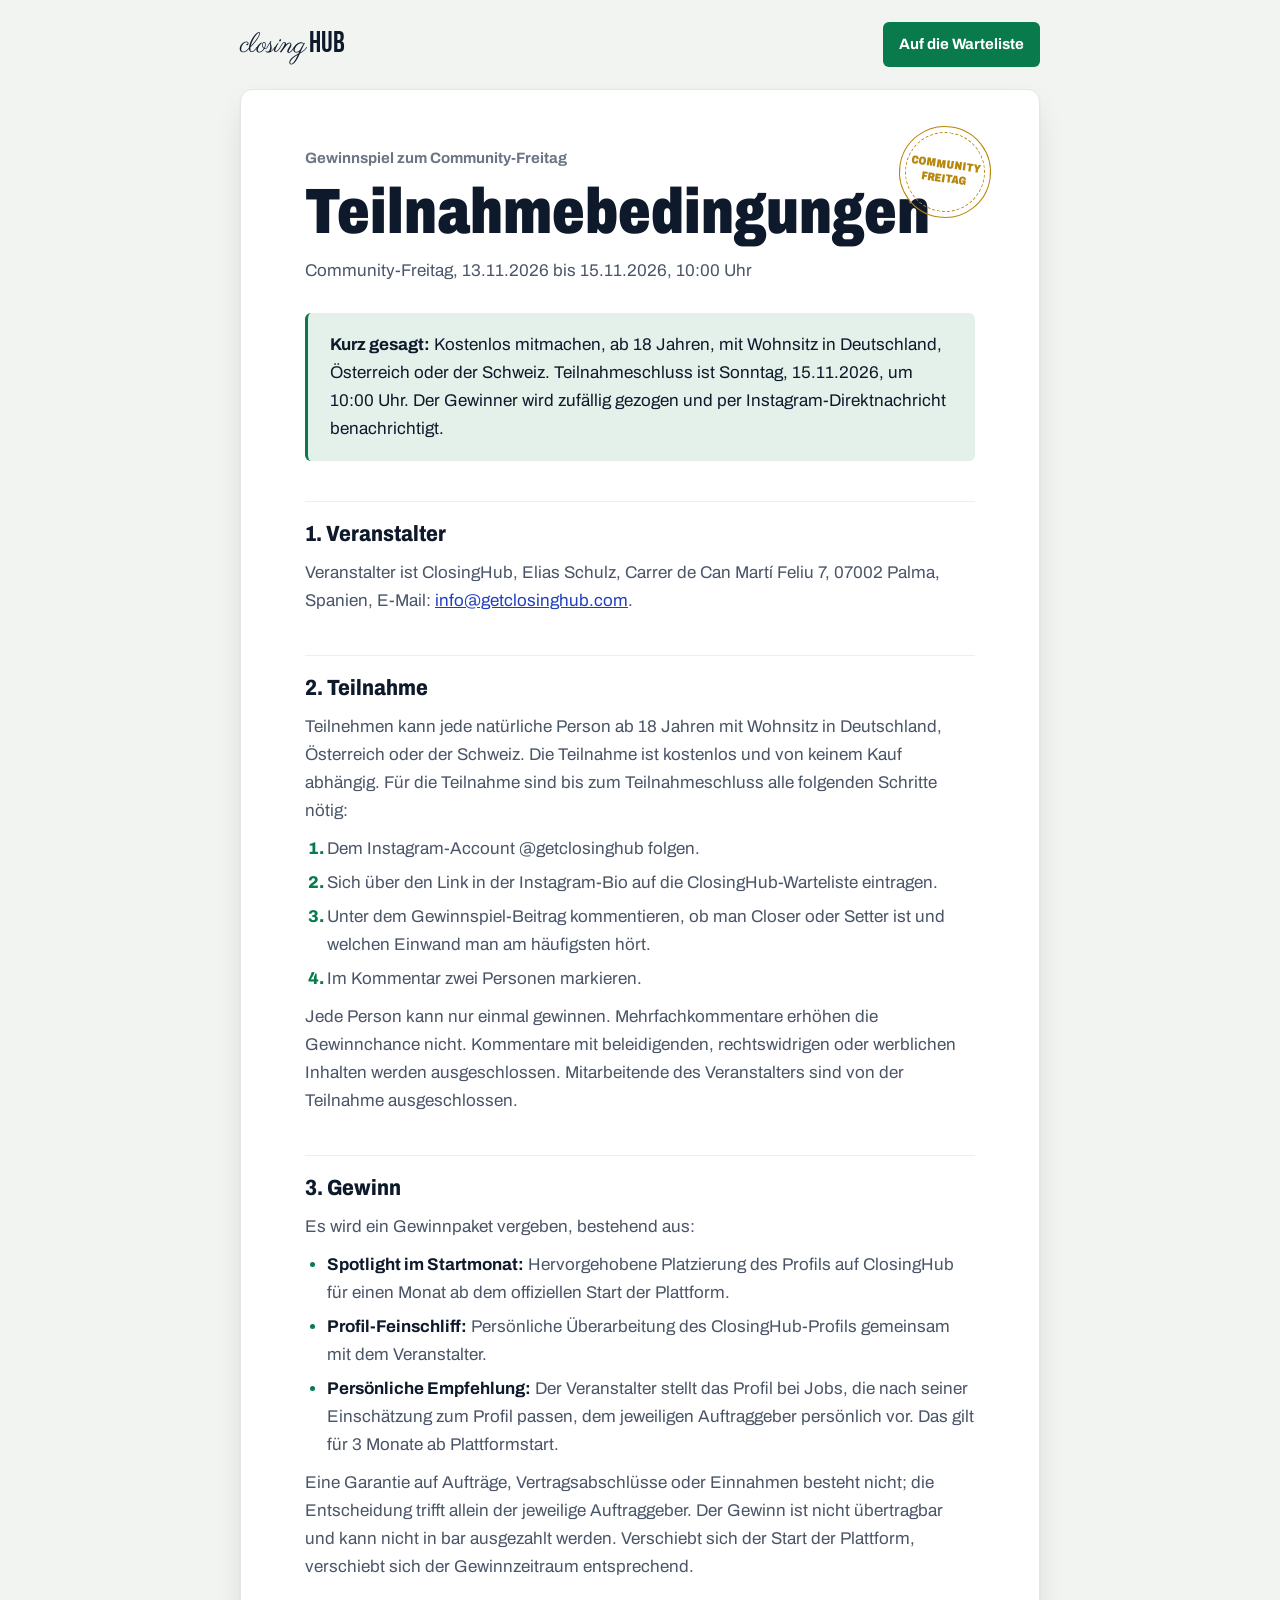
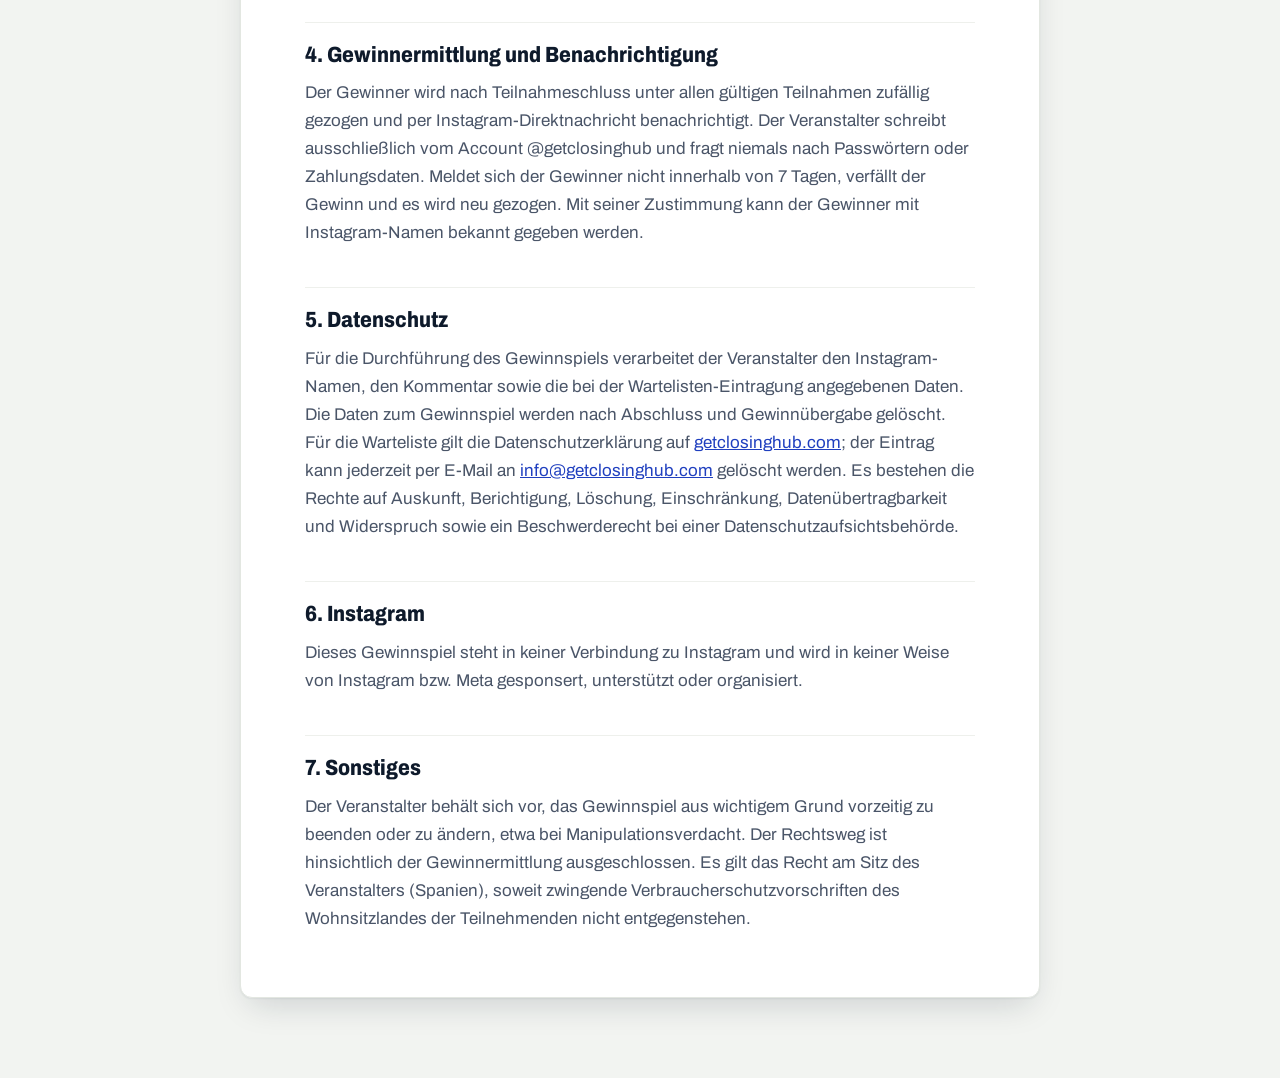
<file: gewinnspiel.html>
<!doctype html>
<html lang="de">
<head>
<meta charset="utf-8">
<meta name="viewport" content="width=device-width, initial-scale=1">
<title>Teilnahmebedingungen Gewinnspiel – ClosingHub</title>
<meta name="robots" content="noindex">
<link rel="stylesheet" href="assets/fonts/fonts.css">
<style>
  :root{--paper:#F2F4F1;--sheet:#fff;--ink:#0E1A2B;--ink-2:#4A5568;--ink-3:#6B7584;--rule:#D5DAD3;--deal:#087A4B;--deal-soft:#E3F1EA;--seal:#B8860B}
  *{box-sizing:border-box;margin:0;padding:0}
  body{background:var(--paper);color:var(--ink);font:17px/1.65 Archivo,system-ui,sans-serif;-webkit-font-smoothing:antialiased}
  .top{max-width:840px;margin:0 auto;padding:22px 20px;display:flex;justify-content:space-between;align-items:center}
  .logo{display:inline-flex;align-items:baseline;text-decoration:none;color:var(--ink);line-height:1}
  .logo .l1{font-family:Parisienne,cursive;font-size:28px;margin-right:2px}
  .logo .l2{font-family:"Bebas Neue",sans-serif;font-size:29px}
  .top a.cta{background:var(--deal);color:#fff;text-decoration:none;font-weight:700;font-size:15px;padding:10px 16px;border-radius:6px}
  .top a.cta:hover{background:#06603B}
  main{max-width:840px;margin:0 auto 80px;padding:0 20px}
  .doc{background:var(--sheet);border:1px solid #E3E7E1;border-radius:12px;padding:56px clamp(22px,6vw,64px) 64px;box-shadow:0 1px 2px rgba(14,26,43,.06),0 14px 34px -10px rgba(14,26,43,.18);position:relative}
  .seal{position:absolute;top:36px;right:clamp(18px,5vw,48px);width:92px;height:92px;border:1.5px solid var(--seal);border-radius:50%;display:grid;place-items:center;text-align:center;color:var(--seal);font-weight:900;font-size:11.5px;line-height:1.2;font-variation-settings:"wdth" 80;transform:rotate(8deg)}
  .seal::after{content:"";position:absolute;inset:5px;border:1px dashed var(--seal);border-radius:50%}
  .eb{font-size:15px;font-weight:700;color:var(--ink-3)}
  h1{font-weight:900;font-variation-settings:"wdth" 75;font-size:clamp(40px,7vw,64px);line-height:.98;margin:10px 0 14px;max-width:calc(100% - 100px)}
  .muted{color:var(--ink-2)}
  h2{font-weight:800;font-variation-settings:"wdth" 85;font-size:22px;line-height:1.3;margin:40px 0 10px;padding-top:18px;border-top:1px solid #EEF0EC}
  p,li{color:var(--ink-2)}
  p+p{margin-top:10px}
  b{color:var(--ink)}
  ol,ul{padding-left:22px;display:grid;gap:6px;margin:10px 0}
  li::marker{color:var(--deal);font-weight:800}
  .card{background:var(--deal-soft);border-left:3px solid var(--deal);border-radius:6px;padding:18px 22px;margin-top:28px}
  .card p{color:var(--ink)}
  a{color:#1F3FBF}
  @media(max-width:560px){.seal{width:70px;height:70px;font-size:9px;top:24px}h1{max-width:calc(100% - 70px)}}
</style>
</head>
<body>
<header class="top"><a class="logo" href="https://getclosinghub.com" aria-label="ClosingHub Startseite"><span class="l1">closing</span><span class="l2">HUB</span></a><a class="cta" href="https://getclosinghub.com/#vertrag">Auf die Warteliste</a></header>
<main><article class="doc">
  <div class="seal" aria-hidden="true">COMMUNITY<br>FREITAG</div>
  <p class="eb">Gewinnspiel zum Community-Freitag</p>
  <h1>Teilnahmebedingungen</h1>
  <p class="muted">Community-Freitag, 13.11.2026 bis 15.11.2026, 10:00 Uhr</p>

  <div class="card">
    <p><b>Kurz gesagt:</b> Kostenlos mitmachen, ab 18 Jahren, mit Wohnsitz in Deutschland, Österreich oder der Schweiz. Teilnahmeschluss ist Sonntag, 15.11.2026, um 10:00 Uhr. Der Gewinner wird zufällig gezogen und per Instagram-Direktnachricht benachrichtigt.</p>
  </div>

  <h2>1. Veranstalter</h2>
  <p>Veranstalter ist ClosingHub, Elias Schulz, Carrer de Can Martí Feliu 7, 07002 Palma, Spanien, E-Mail: <a href="mailto:info@getclosinghub.com">info@getclosinghub.com</a>.</p>

  <h2>2. Teilnahme</h2>
  <p>Teilnehmen kann jede natürliche Person ab 18 Jahren mit Wohnsitz in Deutschland, Österreich oder der Schweiz. Die Teilnahme ist kostenlos und von keinem Kauf abhängig. Für die Teilnahme sind bis zum Teilnahmeschluss alle folgenden Schritte nötig:</p>
  <ol>
    <li>Dem Instagram-Account @getclosinghub folgen.</li>
    <li>Sich über den Link in der Instagram-Bio auf die ClosingHub-Warteliste eintragen.</li>
    <li>Unter dem Gewinnspiel-Beitrag kommentieren, ob man Closer oder Setter ist und welchen Einwand man am häufigsten hört.</li>
    <li>Im Kommentar zwei Personen markieren.</li>
  </ol>
  <p>Jede Person kann nur einmal gewinnen. Mehrfachkommentare erhöhen die Gewinnchance nicht. Kommentare mit beleidigenden, rechtswidrigen oder werblichen Inhalten werden ausgeschlossen. Mitarbeitende des Veranstalters sind von der Teilnahme ausgeschlossen.</p>

  <h2>3. Gewinn</h2>
  <p>Es wird ein Gewinnpaket vergeben, bestehend aus:</p>
  <ul>
    <li><b>Spotlight im Startmonat:</b> Hervorgehobene Platzierung des Profils auf ClosingHub für einen Monat ab dem offiziellen Start der Plattform.</li>
    <li><b>Profil-Feinschliff:</b> Persönliche Überarbeitung des ClosingHub-Profils gemeinsam mit dem Veranstalter.</li>
    <li><b>Persönliche Empfehlung:</b> Der Veranstalter stellt das Profil bei Jobs, die nach seiner Einschätzung zum Profil passen, dem jeweiligen Auftraggeber persönlich vor. Das gilt für 3 Monate ab Plattformstart.</li>
  </ul>
  <p>Eine Garantie auf Aufträge, Vertragsabschlüsse oder Einnahmen besteht nicht; die Entscheidung trifft allein der jeweilige Auftraggeber. Der Gewinn ist nicht übertragbar und kann nicht in bar ausgezahlt werden. Verschiebt sich der Start der Plattform, verschiebt sich der Gewinnzeitraum entsprechend.</p>

  <h2>4. Gewinnermittlung und Benachrichtigung</h2>
  <p>Der Gewinner wird nach Teilnahmeschluss unter allen gültigen Teilnahmen zufällig gezogen und per Instagram-Direktnachricht benachrichtigt. Der Veranstalter schreibt ausschließlich vom Account @getclosinghub und fragt niemals nach Passwörtern oder Zahlungsdaten. Meldet sich der Gewinner nicht innerhalb von 7 Tagen, verfällt der Gewinn und es wird neu gezogen. Mit seiner Zustimmung kann der Gewinner mit Instagram-Namen bekannt gegeben werden.</p>

  <h2>5. Datenschutz</h2>
  <p>Für die Durchführung des Gewinnspiels verarbeitet der Veranstalter den Instagram-Namen, den Kommentar sowie die bei der Wartelisten-Eintragung angegebenen Daten. Die Daten zum Gewinnspiel werden nach Abschluss und Gewinnübergabe gelöscht. Für die Warteliste gilt die Datenschutzerklärung auf <a href="https://getclosinghub.com">getclosinghub.com</a>; der Eintrag kann jederzeit per E-Mail an <a href="mailto:info@getclosinghub.com">info@getclosinghub.com</a> gelöscht werden. Es bestehen die Rechte auf Auskunft, Berichtigung, Löschung, Einschränkung, Datenübertragbarkeit und Widerspruch sowie ein Beschwerderecht bei einer Datenschutzaufsichtsbehörde.</p>

  <h2>6. Instagram</h2>
  <p>Dieses Gewinnspiel steht in keiner Verbindung zu Instagram und wird in keiner Weise von Instagram bzw. Meta gesponsert, unterstützt oder organisiert.</p>

  <h2>7. Sonstiges</h2>
  <p>Der Veranstalter behält sich vor, das Gewinnspiel aus wichtigem Grund vorzeitig zu beenden oder zu ändern, etwa bei Manipulationsverdacht. Der Rechtsweg ist hinsichtlich der Gewinnermittlung ausgeschlossen. Es gilt das Recht am Sitz des Veranstalters (Spanien), soweit zwingende Verbraucherschutzvorschriften des Wohnsitzlandes der Teilnehmenden nicht entgegenstehen.</p>
</article></main>
</body>
</html>
</file>
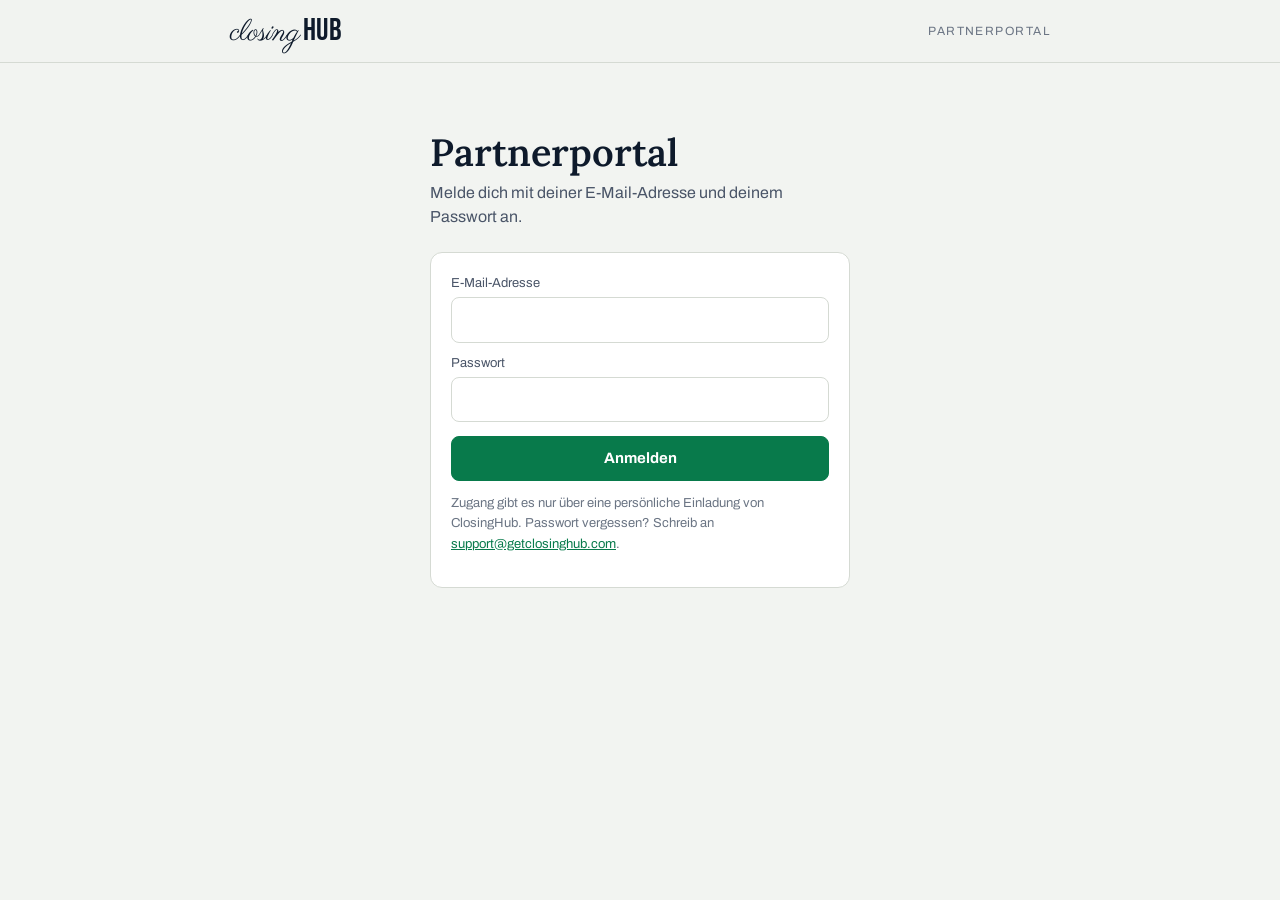
<file: partner.html>
<!doctype html>
<html lang="de">
<head>
<meta charset="utf-8">
<meta name="viewport" content="width=device-width, initial-scale=1">
<title>Partnerportal – ClosingHub</title>
<meta name="robots" content="noindex">
<link rel="stylesheet" href="assets/fonts/fonts.css">
<style>
:root{--paper:#F2F4F1;--sheet:#FFFFFF;--ink:#0E1A2B;--ink-2:#4A5568;--ink-3:#6B7584;--rule:#D5DAD3;--tint:#E4E8E2;--deal:#087A4B;--deal-press:#06603B;--deal-soft:#E3F1EA;--seal:#B8860B;--err:#B42318}
*{box-sizing:border-box}
body{margin:0;background:var(--paper);color:var(--ink);font-family:Archivo,system-ui,sans-serif;font-size:16px;line-height:1.55;-webkit-font-smoothing:antialiased}
a{color:var(--deal)}
.top{background:rgba(242,244,241,.94);border-bottom:1px solid var(--rule);position:sticky;top:0;z-index:20}
.wrap{max-width:860px;margin:0 auto;padding:0 20px}
.top .wrap{display:flex;align-items:center;justify-content:space-between;gap:12px;height:62px}
.logo{display:inline-flex;align-items:baseline;text-decoration:none;color:var(--ink);line-height:1}
.logo .l1{font-family:Parisienne,cursive;font-size:30px;margin-right:2px}
.logo .l2{font-family:"Bebas Neue",sans-serif;font-size:31px;letter-spacing:.01em}
.tag{font-size:12px;letter-spacing:.12em;text-transform:uppercase;color:var(--ink-3)}
main{padding:28px 0 80px}
h1{font-family:Lora,Georgia,serif;font-weight:600;font-size:clamp(28px,5vw,38px);line-height:1.15;margin:0 0 6px;text-wrap:balance}
h2{font-family:Lora,Georgia,serif;font-weight:600;font-size:21px;margin:0 0 4px}
.sub{color:var(--ink-2);margin:0 0 22px}
.card{background:var(--sheet);border:1px solid var(--rule);border-radius:12px;padding:20px;margin-top:16px}
.grid{display:grid;grid-template-columns:1fr 1fr;gap:12px}
@media(max-width:640px){.grid{grid-template-columns:1fr}}
label.f{display:block;font-size:13px;color:var(--ink-2)}
.in{display:block;width:100%;margin-top:4px;padding:10px 12px;border:1px solid var(--rule);border-radius:8px;background:#fff;color:var(--ink);font:inherit;font-size:15px}
.in:focus-visible,.btn:focus-visible,a:focus-visible{outline:2px solid var(--deal);outline-offset:2px}
textarea.in{resize:vertical}
.btn{display:inline-flex;align-items:center;justify-content:center;gap:8px;border:1px solid var(--rule);background:#fff;color:var(--ink);font:inherit;font-weight:700;font-size:15px;padding:10px 16px;border-radius:8px;cursor:pointer;text-decoration:none}
.btn:hover{border-color:var(--ink-3)}
.btn.go{background:var(--deal);border-color:var(--deal);color:#fff}
.btn.go:hover{background:var(--deal-press)}
.btn.sm{padding:7px 12px;font-size:14px}
.btn[disabled]{opacity:.6;cursor:default}
.row{display:flex;gap:10px;flex-wrap:wrap;align-items:center}
.muted{color:var(--ink-3);font-size:13px}
.note{border-radius:10px;padding:12px 14px;font-size:14px;margin-top:14px}
.note.wait{background:#FBF3DC;border:1px solid #E9D69A;color:#5F4708}
.note.ok{background:var(--deal-soft);border:1px solid #B9DFCB;color:var(--deal-press)}
.note.bad{background:#FDECEA;border:1px solid #F3C1BB;color:var(--err)}
.pill{display:inline-block;font-size:12px;font-weight:700;padding:2px 10px;border-radius:99px;border:1px solid var(--rule);white-space:nowrap}
.pill.ok{background:var(--deal-soft);border-color:#B9DFCB;color:var(--deal-press)}
.pill.wait{background:#FBF3DC;border-color:#E9D69A;color:#5F4708}
.guest{border-top:1px solid var(--rule);padding-top:12px;margin-top:12px}
.photo{width:64px;height:64px;border-radius:50%;object-fit:cover;background:var(--tint)}
#toast{position:fixed;left:50%;bottom:22px;transform:translateX(-50%) translateY(20px);background:var(--ink);color:#fff;padding:10px 16px;border-radius:10px;font-size:14px;opacity:0;pointer-events:none;transition:opacity .2s,transform .2s;z-index:50;max-width:92vw}
#toast.show{opacity:1;transform:translateX(-50%)}
.auth{max-width:420px;margin:40px auto 0}
.nav{display:flex;gap:6px;margin:4px 0 2px;overflow-x:auto;padding-bottom:4px}
.nav button{border:1px solid var(--rule);background:#fff;color:var(--ink-2);font:inherit;font-weight:700;font-size:14px;padding:9px 14px;border-radius:99px;cursor:pointer;white-space:nowrap;display:inline-flex;align-items:center;gap:6px}
.nav button.on{background:var(--ink);border-color:var(--ink);color:#fff}
.nav .cnt{background:var(--deal);color:#fff;border-radius:99px;font-size:11px;padding:0 7px;line-height:18px}
.sec{display:none}.sec.on{display:block}
.offer{display:grid;grid-template-columns:34px 1fr 150px 38px;gap:10px;align-items:end;border:1px solid var(--rule);border-radius:12px;padding:12px;margin-top:10px;background:#fff}
.offer .no{width:34px;height:34px;border-radius:50%;background:var(--deal-soft);color:var(--deal-press);font-weight:800;display:grid;place-items:center;margin-bottom:3px}
.offer .eur{position:relative}.offer .eur span{position:absolute;right:12px;bottom:10px;color:var(--ink-3)}.offer .eur .in{padding-right:30px}
.offer .del{width:38px;height:42px;border:1px solid var(--rule);border-radius:8px;background:#fff;color:var(--ink-3);font-size:18px;cursor:pointer}
.offer .del:hover{border-color:var(--err);color:var(--err)}
.add{display:flex;align-items:center;justify-content:center;gap:10px;width:100%;margin-top:10px;padding:16px;border:2px dashed var(--rule);border-radius:12px;background:transparent;color:var(--deal);font:inherit;font-weight:700;font-size:15px;cursor:pointer}
.add:hover{border-color:var(--deal);background:var(--deal-soft)}
.add .plus{width:28px;height:28px;border-radius:50%;background:var(--deal);color:#fff;display:grid;place-items:center;font-size:20px;line-height:1}
@media(max-width:640px){.offer{grid-template-columns:34px 1fr 38px}.offer label.f:not(.eur){grid-column:2/-1}.offer .eur{grid-column:2/3}}
.box2{display:grid;grid-template-columns:240px 1fr;gap:14px;margin-top:14px}
@media(max-width:700px){.box2{grid-template-columns:1fr}}
.thr{display:block;width:100%;text-align:left;border:1px solid var(--rule);background:#fff;border-radius:10px;padding:10px 12px;margin-bottom:8px;cursor:pointer;font:inherit;color:var(--ink)}
.thr.on{border-color:var(--ink);background:var(--tint)}
.thr small{display:block;color:var(--ink-3);font-size:12.5px;white-space:nowrap;overflow:hidden;text-overflow:ellipsis}
.chat{border:1px solid var(--rule);border-radius:12px;padding:12px;max-height:380px;overflow:auto;background:var(--paper)}
.msg{max-width:82%;background:#fff;border:1px solid var(--rule);border-radius:12px;padding:8px 12px;margin-bottom:8px;font-size:14.5px;white-space:pre-wrap;overflow-wrap:anywhere}
.msg.me{margin-left:auto;background:var(--deal-soft);border-color:#B9DFCB}
.msg small{display:block;color:var(--ink-3);font-size:11.5px;margin-top:3px}
.tabs{display:flex;gap:6px;margin-bottom:14px}
.tabs button{flex:1}
.tabs .on{background:var(--ink);border-color:var(--ink);color:#fff}
.slot{display:grid;grid-template-columns:1fr 120px 38px;gap:8px;align-items:end;margin-top:8px}
.lst{border-top:1px solid var(--rule);padding:10px 0;display:flex;justify-content:space-between;gap:10px;flex-wrap:wrap;align-items:center;font-size:14px}
.lst:first-child{border-top:0}
.chips{display:flex;flex-wrap:wrap;gap:6px;margin-top:8px}
.chip{font-size:12.5px;padding:3px 10px;border-radius:99px;background:var(--deal-soft);color:var(--deal-press);border:1px solid #B9DFCB}
</style>
</head>
<body>
<header class="top"><div class="wrap">
  <a class="logo" href="/" aria-label="ClosingHub Startseite"><span class="l1">closing</span><span class="l2">HUB</span></a>
  <div class="row"><span class="tag">Partnerportal</span><button class="btn sm" id="out" style="display:none" onclick="logout()">Abmelden</button></div>
</div></header>
<main><div class="wrap" id="main"></div></main>
<div id="toast" role="status"></div>

<script>
const SB_URL='https://bzcnqggwyfocpbkwqhsy.supabase.co', SB_KEY='sb_publishable_97FHvL7dI_g9ueRVwfhE6A_qv07CJ6D';
const SKEY='ch_partner_session', TKEY='ch_partner_einladung';
const $=id=>document.getElementById(id);
const esc=s=>String(s??'').replace(/[&<>"]/g,c=>({'&':'&amp;','<':'&lt;','>':'&gt;','"':'&quot;'}[c]));
const clean=x=>String(x||'').replace(/[<>"'`]/g,'').trim();
function toast(t){ const e=$('toast'); e.textContent=t; e.classList.add('show'); clearTimeout(e._t); e._t=setTimeout(()=>e.classList.remove('show'),3200); }
const store={ get(k){ try{ return localStorage.getItem(k); }catch(e){ return null; } }, set(k,v){ try{ v===null?localStorage.removeItem(k):localStorage.setItem(k,v); }catch(e){} } };

let SESSION=null; try{ SESSION=JSON.parse(store.get(SKEY)); }catch(e){}
const keep=s=>{ SESSION=s; store.set(SKEY, s?JSON.stringify(s):null); };
let ME=null, GUESTS=[], authMode='login', MSG='';
let TAB='profil', KONTAKT, MSGS, THREAD=null;   // KONTAKT/MSGS bleiben undefined, solange die Datenbank dafür noch nicht eingerichtet ist
let CALLS, FREI, MELD, STAT;                     // Runde 17: undefined = Datenbank noch nicht eingerichtet

// Einladungslink merken, bis das Konto angemeldet ist
(function(){ const t=new URLSearchParams(location.search).get('einladung'); if(t&&/^[a-f0-9]{16,40}$/.test(t)){ store.set(TKEY,t); history.replaceState(null,'',location.pathname); } })();

async function authCall(path, body){
  const r=await fetch(`${SB_URL}/auth/v1/${path}`,{method:'POST',headers:{apikey:SB_KEY,'Content-Type':'application/json'},body:JSON.stringify(body)});
  const j=await r.json().catch(()=>({}));
  if(!r.ok) throw new Error(j.error_description||j.msg||j.message||'Das hat nicht geklappt');
  return j;
}
function takeSession(j){ if(!j||!j.access_token) return false; keep({access_token:j.access_token,refresh_token:j.refresh_token,expires_at:j.expires_at||(Date.now()/1000+(j.expires_in||3600)),email:j.user&&j.user.email}); return true; }
async function refresh(){ takeSession(await authCall('token?grant_type=refresh_token',{refresh_token:SESSION.refresh_token})); }
async function api(path,{method='GET',body,prefer}={},retry=true){
  if(SESSION && SESSION.expires_at-60<Date.now()/1000){ try{ await refresh(); }catch(e){ logout(); throw e; } }
  const headers={apikey:SB_KEY,'Content-Type':'application/json'};
  if(SESSION) headers.Authorization='Bearer '+SESSION.access_token;
  if(prefer) headers.Prefer=prefer;
  const r=await fetch(`${SB_URL}/rest/v1/${path}`,{method,headers,body:body!==undefined?JSON.stringify(body):undefined});
  if(r.status===401&&retry&&SESSION){ try{ await refresh(); return api(path,{method,body,prefer},false); }catch(e){ logout(); throw e; } }
  if(!r.ok){ const j=await r.json().catch(()=>({})); throw new Error(j.message||('Fehler '+r.status)); }
  const t=await r.text(); return t?JSON.parse(t):null;
}
function logout(){ keep(null); ME=null; GUESTS=[]; render._loaded=false; render(); }

/* ===== Anmelden und Passwort festlegen ===== */
let INVITE=null;   // {name,email} wenn ein gültiger Einladungslink geöffnet wurde
async function checkInvite(){
  const t=store.get(TKEY); if(!t||SESSION) return;
  try{ const r=await fetch(`${SB_URL}/rest/v1/rpc/partner_einladung`,{method:'POST',headers:{apikey:SB_KEY,'Content-Type':'application/json'},body:JSON.stringify({p_token:t})}); const j=r.ok?await r.json():null;
    if(j&&j.ok){ INVITE={name:j.name||'',email:String(j.email||'').toLowerCase()}; authMode='welcome'; }
    else if(j&&!j.ok){ store.set(TKEY,null); MSG=['wait','Dieser Einladungslink wurde schon eingelöst oder ist nicht mehr gültig. Wenn du bereits ein Passwort gewählt hast, melde dich einfach an.']; authMode='login'; }
  }catch(e){}
}
function authView(){
  if(authMode==='welcome'&&INVITE) return `<div class="auth"><h1>Willkommen${INVITE.name?', '+esc(INVITE.name):''}</h1>
    <p class="sub">Du bist als Partner von ClosingHub eingeladen. Wähle jetzt ein Passwort, dann bist du direkt in deinem Partnerportal.</p>
    <div class="card"><form onsubmit="doWelcome(event)">
        <label class="f">Deine E-Mail-Adresse<input class="in" id="w-mail" type="email" required value="${esc(INVITE.email)}" ${INVITE.email?'readonly style="background:var(--tint);color:var(--ink-2)"':''} autocomplete="username"></label>
        <label class="f" style="margin-top:10px">Passwort wählen (mindestens 8 Zeichen)<input class="in" id="w-pw" type="password" required minlength="8" autocomplete="new-password"></label>
        <label class="f" style="margin-top:10px">Passwort wiederholen<input class="in" id="w-pw2" type="password" required minlength="8" autocomplete="new-password"></label>
        <button class="btn go" id="a-btn" style="width:100%;margin-top:14px">Passwort festlegen und loslegen</button>
      </form>
      ${MSG?`<div class="note ${MSG[0]}">${esc(MSG[1])}</div>`:''}
      <p class="muted" style="margin-top:12px">Später meldest du dich mit dieser E-Mail-Adresse und deinem Passwort an. <a href="#" onclick="authMode='login';MSG='';render();return false">Ich habe schon ein Passwort</a></p></div></div>`;
  return `<div class="auth"><h1>Partnerportal</h1>
    <p class="sub">Melde dich mit deiner E-Mail-Adresse und deinem Passwort an.</p>
    <div class="card"><form onsubmit="doLogin(event)">
        <label class="f">E-Mail-Adresse<input class="in" id="a-mail" type="email" required autocomplete="username" value="${esc(INVITE?INVITE.email:'')}"></label>
        <label class="f" style="margin-top:10px">Passwort<input class="in" id="a-pw" type="password" required autocomplete="current-password"></label>
        <button class="btn go" id="a-btn" style="width:100%;margin-top:14px">Anmelden</button>
      </form>
      ${MSG?`<div class="note ${MSG[0]}">${esc(MSG[1])}</div>`:''}
      <p class="muted" style="margin-top:12px">Zugang gibt es nur über eine persönliche Einladung von ClosingHub. Passwort vergessen? Schreib an <a href="mailto:support@getclosinghub.com">support@getclosinghub.com</a>.</p></div></div>`;
}
function authFail(e){ const m=String(e.message||'');
  MSG=['bad',/invalid login/i.test(m)?'E-Mail oder Passwort falsch.':/not confirmed/i.test(m)?'Bitte bestätige zuerst den Link in der E-Mail, die wir dir geschickt haben.':m]; render(); }
async function doWelcome(ev){
  ev.preventDefault(); const pw=$('w-pw').value; if(pw!==$('w-pw2').value){ MSG=['bad','Die beiden Passwörter stimmen nicht überein.']; return render(); }
  $('a-btn').disabled=true;
  try{
    INVITE.email=$('w-mail').value.trim().toLowerCase();
    const j=await authCall('signup',{email:INVITE.email,password:pw});
    if(!takeSession(j)){ MSG=['ok','Fast geschafft: Wir haben dir zur Sicherheit eine E-Mail geschickt. Bestätige den Link darin und melde dich danach hier mit deinem Passwort an.']; authMode='login'; return render(); }
    MSG=''; ME=null; render._loaded=false; await render();
  }catch(e){
    if(/already registered|already been registered/i.test(String(e.message||''))){ MSG=['wait','Für diese E-Mail-Adresse gibt es schon ein Passwort. Melde dich damit an.']; authMode='login'; return render(); }
    authFail(e);
  }
}
async function doLogin(ev){
  ev.preventDefault(); const email=$('a-mail').value.trim().toLowerCase(), password=$('a-pw').value; $('a-btn').disabled=true;
  try{ takeSession(await authCall('token?grant_type=password',{email,password})); MSG=''; ME=null; render._loaded=false; await render(); }
  catch(e){ authFail(e); }
}

/* ===== Daten ===== */
async function load(){
  const t=store.get(TKEY);
  if(t){ const j=await api('rpc/partner_beitreten',{method:'POST',body:{p_token:t}}).catch(()=>null); if(j&&j.ok) store.set(TKEY,null); else if(j&&j.grund==='link'){ store.set(TKEY,null); toast('Die Einladung passt nicht zu diesem Konto oder ist nicht mehr gültig.'); } }
  // Immer den eigenen Partnerplatz laden (auch wenn das Konto zusätzlich Admin ist und alle Partner sehen darf)
  const pid=+(await api('rpc/mein_partner_platz',{method:'POST',body:{}}).catch(()=>0))||0;
  let rows=[]; if(pid){ try{ rows=await api(`partners?select=id,status,profile,draft,draft_at,themenbereich,leistungen,ausbilder&id=eq.${pid}&limit=1`); }catch(e){ rows=await api(`partners?select=id,status,profile,draft,draft_at&id=eq.${pid}&limit=1`); } }
  ME=rows&&rows[0]||null;
  if(!ME){ const kt=await api('rpc/konto_typ',{method:'POST',body:{}}).catch(()=>null);
    if(kt&&!kt.admin&&(kt.mitglied||kt.auftraggeber)){ keep(null); ME=null; GUESTS=[]; render._loaded=false; MSG=['bad',kt.mitglied?'Dieses Konto ist ein Mitgliedskonto. Mitglieder melden sich in der App an: getclosinghub.com/app':'Dieses Konto ist ein Auftraggeberkonto. Auftraggeber melden sich im Auftraggeber-Portal an.']; throw new Error('Kein Zugang'); } }
  GUESTS=ME&&ME.status==='aktiv'?(await api('partner_guests?select=*&order=slot.asc').catch(()=>[]))||[]:[];
  KONTAKT=undefined; MSGS=undefined;
  if(ME&&ME.status==='aktiv'){
    try{ const k=await api(`partners?select=kontakt&id=eq.${ME.id}`); KONTAKT=(k&&k[0]&&k[0].kontakt)||{}; }catch(e){}
    try{ MSGS=(await api('partner_messages?select=*&order=created_at.asc'))||[]; }catch(e){}
    CALLS=undefined; FREI=undefined; MELD=undefined; STAT=undefined;
    try{ const c=await api('rpc/partner_calls',{method:'POST',body:{}}); if(c&&c.ok) CALLS=c; }catch(e){}
    try{ FREI=(await api('rpc/partner_freigaben_liste',{method:'POST',body:{}}))||[]; }catch(e){}
    try{ MELD=(await api('partner_meldungen?select=*&order=id.desc'))||[]; }catch(e){}
    try{ STAT=await api('rpc/partner_statistik',{method:'POST',body:{}}); }catch(e){}
  }
}

/* ===== Portal ===== */
function fld(k,l,ph,v){ return `<label class="f">${l}<input class="in" data-f="${k}" value="${esc(v||'')}" placeholder="${esc(ph||'')}"></label>`; }
function portal(){
  if(!ME) return `<h1>Kein Partnerzugang</h1><p class="sub">Mit diesem Konto ist kein Partnerplatz verknüpft. Nutze bitte die E-Mail-Adresse, an die deine Einladung ging, oder öffne den Link aus der Einladung noch einmal.</p>`;
  if(ME.status==='beendet') return `<h1>Partnerschaft beendet</h1><p class="sub">Deine Partnerschaft mit ClosingHub ist beendet. Dein Partnerprofil ist nicht mehr sichtbar. Bei Fragen schreib an <a href="mailto:support@getclosinghub.com">support@getclosinghub.com</a>.</p>`;
  const p=ME.draft||ME.profile||{}, k=p.k||[], d=p.deal||[];
  const sec=(id,html)=>`<section class="sec ${TAB===id?'on':''}" data-sec="${id}">${html}</section>`;
  const send=`<div class="row" style="margin-top:16px"><button class="btn go" onclick="sendProfile(this)">Änderung zur Freigabe senden</button><span class="muted">Profil und Angebote werden zusammen gesendet.</span></div>`;
  return `<h1>Hallo ${esc((ME.profile&&ME.profile.n)||p.n||'')}</h1><p class="sub">Dein Partnerbereich bei ClosingHub.</p>
  <div class="card" style="margin-top:10px;display:flex;flex-wrap:wrap;align-items:center;justify-content:space-between;gap:12px;border-color:var(--seal,#087A4B)"><div style="min-width:0;flex:1"><b>Dein Konto in der App</b><p class="muted" style="margin-top:2px">Als Partner bekommst du ein Premium-Konto mit Partner-Design und dem Abzeichen „Partner“. Gleiches Login wie hier – kein neues Passwort nötig.</p></div><button class="btn go" onclick="partnerApp(this)">Zur App →</button></div>
  <div class="nav" id="nav">${navHtml()}</div>
  ${sec('empfehlung',`<div class="card"><div class="row" style="justify-content:space-between"><div style="min-width:0;flex:1"><b>Dein Empfehlungslink</b><p class="muted" style="overflow-wrap:anywhere">${myLink()}</p></div><button class="btn sm go" onclick="copyMyLink()">Link kopieren</button></div>
    <p class="muted" style="margin-top:6px">Wer sich innerhalb von 30 Tagen nach dem Klick auf deinen Link bei ClosingHub anmeldet, wird dir zugeordnet. Hat jemand die Links mehrerer Partner angeklickt, zählt der zuletzt angeklickte. Neue Mitglieder sparen über deinen Link 10&nbsp;% auf ihr erstes Jahr (den ersten Jahresbeitrag oder die ersten 12 Monatsbeiträge), danach gilt der normale Preis. Der Rabatt ist nicht mit anderen Rabatten oder Aktionen kombinierbar. Teile den Link in Storys, Reels oder Nachrichten und kennzeichne solche Beiträge als Werbung (zum Beispiel mit „Anzeige“).</p>
    <div class="grid" style="margin-top:12px;gap:10px">
      <div class="note ok" style="margin:0"><b>25&nbsp;% Provision</b><br>auf die Zahlungen für die ersten 12 Monate einer Mitgliedschaft</div>
      <div class="note ok" style="margin:0"><b>10&nbsp;% Provision</b><br>auf alle weiteren Zahlungen, solange das Mitglied bleibt</div>
    </div>
    ${STAT?`<div class="row" style="margin-top:12px;gap:8px"><span class="pill ok">${+STAT.geworben||0} geworbene Mitglieder</span>${+STAT.warteliste?`<span class="pill wait">${+STAT.warteliste} auf der Warteliste</span>`:''}<span class="muted">Aus Datenschutzgründen siehst du nur Anzahl und Beträge, keine Namen.</span></div>`:''}
    <p class="muted" style="margin-top:8px;font-size:12px">Grundlage ist der gezahlte Nettobetrag ohne Umsatzsteuer, im ersten Jahr nach Abzug des Rabatts. Provision gibt es auf die Mitgliedsbeiträge für Plus und Premium, nicht auf andere Leistungen wie Kurse oder Events. Keine Provision gibt es für dein eigenes Konto, deine Gäste und die kostenlose Zeit von Day-One-Mitgliedern. Abgerechnet wird monatlich bis zum 10. für Zahlungen, die mindestens 30 Tage zurückliegen. Du bekommst dafür eine Gutschrift, die deine Rechnung ersetzt. Einwände gegen eine Abrechnung bitte innerhalb von 8 Wochen. Was nach einem Vertragsende gilt, regelt § 10 deines Kooperationsvertrags. Beträge und Gutschriften siehst du hier, sobald die ersten Mitgliedschaften bezahlt werden.</p></div>`)}
  ${ME.themenbereich?`<div class="card" style="margin-top:10px"><b>Dein Hoheitsbereich: ${esc(ME.themenbereich)}</b><p class="muted" style="margin-top:2px">In diesem Bereich gibt es auf ClosingHub keinen anderen Partner. Deine eigenen Angebote müssen in diesem Bereich liegen.</p>${(ME.leistungen||[]).length?`<div class="chips">${ME.leistungen.map(l=>`<span class="chip">${esc(l)}</span>`).join('')}</div>`:''}</div>`:''}
  ${sec('profil',`${ME.draft?`<div class="note wait">Deine letzte Änderung wartet auf Freigabe. Du kannst sie hier weiter anpassen und erneut senden.</div>`:(ME.profile&&ME.profile.s?`<div class="note ok">Dein Profil ist live in der App.</div>`:`<div class="note wait">Dein Profil ist noch nicht ausgefüllt. Trag deine Angaben ein und sende sie zur Freigabe.</div>`)}
  <div class="card"><h2>Dein Profil</h2><p class="muted">Pflicht sind nur dein Name und wofür du Partner bist. Leere Felder erscheinen im Profil nicht. Änderungen prüft ClosingHub kurz, danach sind sie in der App sichtbar.</p>
    <div class="row" style="margin:14px 0"><img class="photo" id="p-img" src="${esc(p.img||'')}" alt="" style="${p.img?'':'visibility:hidden'}">
      <label class="btn sm" style="cursor:pointer">Foto auswählen<input type="file" accept="image/*" style="display:none" onchange="pickPhoto(this)"></label><input type="hidden" data-f="img" value="${esc(p.img||'')}"></div>
    <div class="grid">
      ${fld('n','Name','Paul',p.n)}${fld('s','Wofür du Partner bist (steht groß im Profilkopf)','Morgen-Call',p.s)}
      ${fld('role','Beruf oder Rolle','Mindset-Coach',p.role)}${fld('meta','Erfahrung und Land (optional)','8 Jahre Vertrieb, Deutschland',p.meta)}
      ${fld('bk','Text auf dem grünen Knopf','Coaching anfragen',p.bk)}${fld('live','Hinweis auf deine Live-Termine (optional)','Mo–Fr, 8:00 Uhr live in der App',p.live)}${fld('link','Link zu deinem Profil (Instagram, LinkedIn oder Website)','https://instagram.com/deinname',p.link)}
      ${fld('k0','Zahl, mit der du überzeugst (optional)','312',k[0])}${fld('k1','Was die Zahl bedeutet','Calls analysiert',k[1])}
      ${fld('d0','Rabatt für Member auf deine eigenen Angebote (optional)','−20 % für Member',d[0])}${fld('d1','Worauf der Rabatt gilt','auf das erste Coaching',d[1])}
      ${fld('d2','Rabattcode für deine Angebote (optional)','PAUL20',d[2])}
    </div>
    <label class="f" style="margin-top:12px">Kurze Vorstellung in ein bis zwei Sätzen<textarea class="in" data-f="bio" rows="3" maxlength="300">${esc(p.bio||'')}</textarea></label>
    <label class="row muted" style="margin-top:12px"><input type="checkbox" data-f="fem" ${p.fem?'checked':''}> Im Profil „Partnerin“ statt „Partner“ schreiben</label>
    ${send}</div>`)}
  ${sec('angebote',`<div class="card"><h2>Deine Angebote für Member</h2><p class="muted">Lege deine Angebote mit Titel und Preis an, ausschließlich in deinem Themenbereich${ME.themenbereich?' („'+esc(ME.themenbereich)+'“)':''}. Sie erscheinen in deinem Partnerprofil unter „Partner &amp; Live“, sobald ClosingHub die Änderung freigegeben hat. Für Coachings, Ausbildungen, Programme und Pläne gilt die Vermittlungsprovision aus deinem Vertrag.</p>
    <div id="offers">${offersHtml((p.offers||[]).slice(0,MAXO))}</div>
    ${send}</div>`)}
  ${sec('postfach',`<div class="card" id="postfach">${postfachHtml()}</div>`)}
  ${sec('gaeste',`<div class="card"><h2>Deine Gäste</h2><p class="muted">Du kannst bis zu drei Personen einladen. Sie bekommen die Plus-Mitgliedschaft kostenlos, solange deine Partnerschaft besteht.</p>
    ${[1,2,3].map(guestRow).join('')}</div>`)}
  ${sec('calls',`<div class="card" id="calls">${callsHtml()}</div>`)}
  ${sec('freigaben',`<div class="card" id="freigaben">${freiHtml()}</div>`)}
  ${sec('meldungen',`<div class="card" id="meldungen">${meldHtml()}</div>`)}
  ${sec('kontakt',`<div class="card">${kontaktHtml()}</div>`)}`;
}
async function partnerApp(b){
  b.disabled=true; b.textContent='Einen Moment …';
  try{
    const j=await api('rpc/partner_app_konto',{method:'POST',body:{}});
    if(!j||!j.ok){ b.disabled=false; b.textContent='Zur App →'; return toast(j&&j.grund==='gesperrt'?'Dein App-Konto ist gesperrt. Schreib uns an support@getclosinghub.com.':'Das hat nicht geklappt. Versuch es gleich nochmal.'); }
    const mail=(SESSION&&SESSION.email)||'';
    location.href='/app?partnerlogin='+encodeURIComponent(mail)+'#login';
  }catch(e){ b.disabled=false; b.textContent='Zur App →'; toast('Das hat nicht geklappt. Versuch es gleich nochmal.'); }
}
const myLink=()=>'https://www.getclosinghub.com/?partner='+ME.id;
async function copyMyLink(){ try{ await navigator.clipboard.writeText(myLink()); toast('Empfehlungslink kopiert'); }catch(e){ prompt('Dein Empfehlungslink:',myLink()); } }
/* ===== Reiter ===== */
const kontaktFehlt=()=>KONTAKT!==undefined&&!['strasse','plz','ort','land','tel','mail'].every(x=>(KONTAKT||{})[x]);
function navHtml(){
  const n=MSGS?threads().reduce((a,t)=>a+unread(t),0):0;
  const nc=CALLS?(CALLS.buchungen||[]).filter(b=>b.status==='gebucht'&&new Date(b.start)>new Date()).length:0;
  const nf=FREI?FREI.filter(x=>x.status==='aenderung').length:0;
  const callsFehlen=CALLS&&!(CALLS.slots||[]).length;
  return [['profil','Profil'],['empfehlung','Empfehlungslink'],['angebote','Angebote'],['postfach','Postfach'+(n?` <span class="cnt">${n}</span>`:'')],['calls','Partner-Calls'+(callsFehlen?' <span class="cnt" style="background:var(--seal)">!</span>':nc?` <span class="cnt">${nc}</span>`:'')],['freigaben','Freigaben'+(nf?` <span class="cnt" style="background:var(--seal)">${nf}</span>`:'')],['meldungen','Meldungen'],['gaeste','Gäste'],['kontakt','Kontaktdaten'+(kontaktFehlt()?' <span class="cnt" style="background:var(--seal)">!</span>':'')]]
    .map(([id,l])=>`<button type="button" class="${TAB===id?'on':''}" onclick="showTab('${id}')">${l}</button>`).join('');
}
function showTab(t){ TAB=t; document.querySelectorAll('.sec').forEach(x=>x.classList.toggle('on',x.dataset.sec===t)); $('nav').innerHTML=navHtml(); }

/* ===== Angebote ===== */
const MAXO=20;
function offersHtml(list){
  return list.map((o,i)=>`<div class="offer"><div class="no">${i+1}</div>
      <label class="f">Titel des Angebots<input class="in" data-o="t" maxlength="70" value="${esc(o.t||'')}" placeholder="1:1 Mindset-Coaching (60 Min.)"></label>
      <label class="f eur">Preis<input class="in" data-o="pr" maxlength="12" inputmode="decimal" value="${esc(o.pr||'')}" placeholder="89"><span>€</span></label>
      <button type="button" class="del" title="Angebot entfernen" aria-label="Angebot ${i+1} entfernen" onclick="delOffer(${i})">×</button></div>`).join('')
    + (list.length<MAXO?`<button type="button" class="add" onclick="addOffer()"><span class="plus">+</span>Angebot hinzufügen</button>`
       :`<p class="muted" style="margin-top:10px">Du hast alle ${MAXO} Angebote belegt. Entferne eines, um ein neues anzulegen.</p>`);
}
function readOffers(){ return [...document.querySelectorAll('#offers .offer')].map(r=>({t:clean(r.querySelector('[data-o="t"]').value).slice(0,70),pr:clean(r.querySelector('[data-o="pr"]').value).slice(0,12)})); }
function addOffer(){ const l=readOffers(); if(l.length>=MAXO) return; l.push({t:'',pr:''}); $('offers').innerHTML=offersHtml(l); const f=document.querySelectorAll('#offers [data-o="t"]'); f[f.length-1].focus(); }
function delOffer(i){ const l=readOffers(); if(l[i]&&l[i].t&&!confirm('Dieses Angebot entfernen?')) return; l.splice(i,1); $('offers').innerHTML=offersHtml(l); }

/* ===== Kontaktdaten (nur für ClosingHub, nicht im Profil) ===== */
function kontaktHtml(){
  if(KONTAKT===undefined) return `<h2>Kontaktdaten</h2><div class="note wait">Dieser Bereich wird gerade eingerichtet und ist in Kürze verfügbar.</div>`;
  const c=KONTAKT||{}, f=(k,l,ph,v,type)=>`<label class="f">${l}<input class="in" data-c="${k}" type="${type||'text'}" value="${esc(v||'')}" placeholder="${esc(ph||'')}"></label>`;
  return `<h2>Kontaktdaten</h2><p class="muted">Diese Angaben sieht nur ClosingHub, zum Beispiel für Vertrag, Gutschrift und Auszahlung deiner Provision. Sie erscheinen nicht in deinem Profil.</p>
    ${kontaktFehlt()?`<div class="note wait">Bitte trag deine vollständigen Kontaktdaten ein.</div>`:''}
    <div class="grid" style="margin-top:14px">
      ${f('firma','Firma (optional)','Musterfirma GmbH',c.firma)}${f('strasse','Straße und Hausnummer','Musterstraße 12',c.strasse)}
      ${f('plz','Postleitzahl','80331',c.plz)}${f('ort','Ort','München',c.ort)}
      ${f('land','Land','Deutschland',c.land)}${f('tel','Telefonnummer','+49 170 1234567',c.tel,'tel')}
      ${f('mail','E-Mail-Adresse','name@beispiel.de',c.mail||(SESSION&&SESSION.email)||'','email')}
      ${f('steuer','Steuernummer oder USt-IdNr. (für die Gutschrift)','DE123456789',c.steuer)}${f('iban','IBAN (für die Auszahlung der Provision)','DE89 3704 0044 0532 0130 00',c.iban)}
    </div>
    <div class="row" style="margin-top:16px"><button class="btn go" onclick="saveKontakt(this)">Kontaktdaten speichern</button></div>`;
}
async function saveKontakt(b){
  const g=k=>clean((document.querySelector(`[data-c="${k}"]`)||{}).value), c={firma:g('firma').slice(0,120),strasse:g('strasse').slice(0,120),plz:g('plz').slice(0,12),ort:g('ort').slice(0,80),land:g('land').slice(0,60),tel:g('tel').slice(0,30),mail:g('mail').slice(0,120).toLowerCase(),steuer:g('steuer').slice(0,40),iban:g('iban').replace(/\s+/g,' ').toUpperCase().slice(0,42)};
  if(!c.strasse||!c.plz||!c.ort||!c.land) return toast('Bitte die vollständige Anschrift eintragen');
  if(c.tel.replace(/\D/g,'').length<6) return toast('Bitte eine gültige Telefonnummer eintragen');
  if(!/^[^\s@]+@[^\s@]+\.[^\s@]+$/.test(c.mail)) return toast('Bitte eine gültige E-Mail-Adresse eintragen');
  b.disabled=true;
  try{ const j=await api('rpc/partner_kontakt',{method:'POST',body:{p:c}}); if(!j||!j.ok) throw new Error('Speichern nicht möglich'); KONTAKT=c; $('nav').innerHTML=navHtml(); document.querySelector('[data-sec="kontakt"] .card').innerHTML=kontaktHtml(); toast('Kontaktdaten gespeichert'); }
  catch(e){ toast('Das hat nicht geklappt: '+e.message); b.disabled=false; }
}

/* ===== Postfach: geschäftliche Anfragen von Mitgliedern ===== */
function threads(){
  const m={}; (MSGS||[]).forEach(x=>{ const t=m[x.member_id]=m[x.member_id]||{id:x.member_id,name:'Mitglied',msgs:[]}; t.msgs.push(x); if(x.member_name) t.name=x.member_name; });
  return Object.values(m).sort((a,b)=>String(b.msgs[b.msgs.length-1].created_at).localeCompare(String(a.msgs[a.msgs.length-1].created_at)));
}
const unread=t=>t.msgs.filter(x=>x.von==='member'&&!x.read_at).length;
// Anfrage-Nummer: brauchst du für Meldungen (Buchung oder Bestandskontakt)
const anfrageNr=t=>{ const f=t.msgs.find(x=>x.von==='member')||t.msgs[0]; return 'A-'+ME.id+'-'+(f?f.id:0); };
const when=iso=>{ const d=new Date(iso); return isNaN(d)?'':d.toLocaleString('de-DE',{day:'2-digit',month:'2-digit',hour:'2-digit',minute:'2-digit'}); };
function postfachHtml(){
  const head=`<h2>Postfach</h2><p class="muted">Nur für geschäftliche Anfragen. Mitglieder schreiben dich über dein Profil in der App an, du antwortest hier. Du kannst niemanden zuerst anschreiben. Jede Anfrage hat eine Anfrage-Nummer, die du für Meldungen brauchst. Gespräche mit Mitgliedern zeichnest du nicht auf, auch nicht per KI-Transkript, außer das Mitglied stimmt vorher schriftlich zu.</p>`;
  if(MSGS===undefined) return head+`<div class="note wait">Das Postfach wird gerade eingerichtet und ist in Kürze verfügbar.</div>`;
  const th=threads(); if(!th.length) return head+`<div class="note ok">Noch keine Anfragen. Sobald Mitglieder dich in der App anschreiben, landen ihre Nachrichten hier.</div>`;
  const cur=th.find(t=>t.id===THREAD);
  return head+`<div class="box2"><div>${th.map(t=>{ const l=t.msgs[t.msgs.length-1], u=unread(t); return `<button type="button" class="thr ${cur&&cur.id===t.id?'on':''}" onclick="openThread('${esc(t.id)}')"><b>${esc(t.name)}</b>${u?` <span class="pill ok">${u} neu</span>`:''}<small style="color:var(--ink-2)">Anfrage-Nr. ${anfrageNr(t)}</small><small>${l.von==='partner'?'Du: ':''}${esc(l.text)}</small></button>`; }).join('')}</div>
    <div>${cur?`<div class="chat" id="chat">${cur.msgs.map(x=>`<div class="msg ${x.von==='partner'?'me':''}">${esc(x.text)}<small>${x.von==='partner'?'Du':esc(cur.name)} · ${when(x.created_at)}</small></div>`).join('')}</div>
      <textarea class="in" id="pm-text" rows="3" maxlength="2000" style="margin-top:10px" placeholder="Antwort an ${esc(cur.name)} …"></textarea>
      <div class="row" style="margin-top:10px;justify-content:flex-end"><button class="btn go" onclick="sendMsg(this)">Antwort senden</button></div>`
      :`<p class="muted" style="margin-top:8px">Wähle links eine Anfrage aus.</p>`}</div></div>`;
}
function drawPostfach(){ $('postfach').innerHTML=postfachHtml(); $('nav').innerHTML=navHtml(); const c=$('chat'); if(c) c.scrollTop=c.scrollHeight; }
async function openThread(id){
  THREAD=id; const open=(MSGS||[]).filter(x=>x.member_id===id&&x.von==='member'&&!x.read_at);
  if(open.length){ const now=new Date().toISOString(); open.forEach(x=>x.read_at=now); api('rpc/partner_gelesen',{method:'POST',body:{p_member:id}}).catch(()=>{}); }
  drawPostfach();
}
async function sendMsg(b){
  const text=($('pm-text').value||'').trim().slice(0,2000); if(!text) return toast('Bitte eine Nachricht schreiben');
  b.disabled=true;
  try{ const rows=await api('partner_messages',{method:'POST',prefer:'return=representation',body:{partner_id:ME.id,member_id:THREAD,von:'partner',text}}); if(rows&&rows[0]) MSGS.push(rows[0]); drawPostfach(); toast('Gesendet'); }
  catch(e){ toast('Das hat nicht geklappt: '+e.message); b.disabled=false; }
}
/* ===== Partner-Calls (Gutscheine der Mitglieder) ===== */
const WT=['','Montag','Dienstag','Mittwoch','Donnerstag','Freitag','Samstag','Sonntag'];
const dt=iso=>{ const d=new Date(iso); return isNaN(d)?'':d.toLocaleString('de-DE',{weekday:'short',day:'2-digit',month:'2-digit',hour:'2-digit',minute:'2-digit'})+' Uhr'; };
let SLOTS=null;
function slotRows(){ return (SLOTS||[]).map((x,i)=>`<div class="slot"><label class="f">Wochentag<select class="in" data-sd="${i}" onchange="SLOTS[${i}].d=+this.value">${WT.slice(1).map((w,k)=>`<option value="${k+1}" ${+x.d===k+1?'selected':''}>${w}</option>`).join('')}</select></label>
    <label class="f">Uhrzeit<input class="in" type="time" step="300" value="${esc(x.t||'')}" onchange="SLOTS[${i}].t=this.value"></label>
    <button type="button" class="btn" style="height:42px" aria-label="Zeitfenster entfernen" onclick="SLOTS.splice(${i},1);$('slotlist').innerHTML=slotRows()">×</button></div>`).join('')||'<p class="muted" style="margin-top:8px">Noch keine Zeitfenster. Ohne Zeitfenster können Mitglieder keinen Call bei dir buchen.</p>'; }
function callsHtml(){
  const head=`<h2>Partner-Calls</h2><p class="muted">Mitglieder bekommen über das Punktesystem Gutscheine für einen 10-minütigen 1:1-Call mit einem Partner. Du legst fest, wie viele Calls du pro Woche anbietest (mindestens 1) und zu welchen Zeiten. Mitglieder buchen dann selbst einen freien Termin. Mehr als dein Wochenlimit musst du nie leisten. Ist alles belegt, kommen Mitglieder auf eine Warteliste.</p>`;
  if(CALLS===undefined) return head+`<div class="note wait">Dieser Bereich wird gerade eingerichtet und ist in Kürze verfügbar.</div>`;
  if(SLOTS===null) SLOTS=(CALLS.slots||[]).map(x=>({d:+x.d,t:x.t}));
  const bs=(CALLS.buchungen||[]), now=new Date(), kommend=bs.filter(b=>b.status==='gebucht'&&new Date(b.start)>=now), offen=bs.filter(b=>b.status==='gebucht'&&new Date(b.start)<now), alt=bs.filter(b=>b.status!=='gebucht').slice(-10).reverse();
  const ST={erledigt:'erledigt',abgesagt:'abgesagt',nicht_erschienen:'nicht erschienen'};
  return head+`
    ${CALLS.limit_neu?`<div class="note wait">Dein neues Wochenlimit von ${+CALLS.limit_neu} gilt ab ${deDate(CALLS.limit_ab)}. Bis dahin gilt ${+CALLS.limit}.</div>`:''}
    ${+CALLS.warteschlange?`<div class="note wait">${+CALLS.warteschlange} ${+CALLS.warteschlange===1?'Mitglied wartet':'Mitglieder warten'} auf einen freien Termin bei dir.</div>`:''}
    <div class="grid" style="margin-top:14px">
      <label class="f">Calls pro Woche (mindestens 1)<input class="in" id="c-limit" type="number" min="1" max="50" step="1" value="${+(CALLS.limit_neu||CALLS.limit)||1}"></label>
      <label class="f">Link für den Call (Zoom, Google Meet …)<input class="in" id="c-link" type="url" placeholder="https://zoom.us/j/…" value="${esc(CALLS.link||'')}"></label>
    </div>
    <p class="muted" style="margin-top:6px">Ein geändertes Wochenlimit gilt nach 14 Tagen. Bereits gebuchte Calls bleiben bestehen. Den Link sehen Mitglieder erst nach der Buchung.</p>
    <h2 style="font-size:17px;margin-top:16px">Deine Zeitfenster (jede Woche)</h2>
    <div id="slotlist">${slotRows()}</div>
    <div class="row" style="margin-top:10px"><button type="button" class="btn sm" onclick="SLOTS.push({d:2,t:'18:00'});$('slotlist').innerHTML=slotRows()">+ Zeitfenster</button></div>
    <div class="row" style="margin-top:16px"><button class="btn go" onclick="saveCalls(this)">Einstellungen speichern</button></div>
    <h2 style="font-size:17px;margin-top:22px">Gebuchte Calls</h2>
    ${kommend.length?kommend.map(b=>`<div class="lst"><span><b>${dt(b.start)}</b> · ${esc(b.name||'Mitglied')} <span class="muted">· ${esc(b.nr)}</span></span><button class="btn sm" onclick="callSet(${b.id},'abgesagt',this)">Absagen</button></div>`).join(''):'<p class="muted">Keine anstehenden Calls.</p>'}
    ${offen.length?`<p class="muted" style="margin-top:10px">Bitte kurz eintragen, wie diese Calls gelaufen sind:</p>`+offen.map(b=>`<div class="lst"><span><b>${dt(b.start)}</b> · ${esc(b.name||'Mitglied')}</span><span class="row"><button class="btn sm go" onclick="callSet(${b.id},'erledigt',this)">Hat stattgefunden</button><button class="btn sm" onclick="callSet(${b.id},'nicht_erschienen',this)">Nicht erschienen</button></span></div>`).join(''):''}
    ${alt.length?`<details style="margin-top:10px"><summary class="muted" style="cursor:pointer">Letzte Calls</summary>${alt.map(b=>`<div class="lst"><span>${dt(b.start)} · ${esc(b.name||'Mitglied')}</span><span class="pill">${ST[b.status]||b.status}</span></div>`).join('')}</details>`:''}
    <p class="muted" style="margin-top:12px;font-size:12px">Musst du einen Call absagen, dann bitte mindestens 24 Stunden vorher. Der Gutschein des Mitglieds bleibt gültig, und es wird bevorzugt neu eingeplant. Erscheint ein Mitglied nicht, verfällt sein Gutschein. Calls zeichnest du nicht auf.</p>`;
}
async function saveCalls(b){
  const lim=Math.round(+$('c-limit').value), link=($('c-link').value||'').trim();
  if(!(lim>=1&&lim<=50)) return toast('Bitte ein Wochenlimit zwischen 1 und 50 eintragen');
  if(link&&!/^https:\/\/\S+$/.test(link)) return toast('Der Link muss mit https:// beginnen');
  const sl=(SLOTS||[]).filter(x=>x.d>=1&&x.d<=7&&/^([01]\d|2[0-3]):[0-5]\d$/.test(x.t||''));
  if(!sl.length&&!confirm('Ohne Zeitfenster kann dich niemand buchen. Trotzdem speichern?')) return;
  b.disabled=true;
  try{ const j=await api('rpc/partner_call_einstellungen',{method:'POST',body:{p_limit:lim,p_slots:sl,p_link:link||null}});
    if(!j||!j.ok) throw new Error(j&&j.grund==='link'?'Link ungültig':'Speichern nicht möglich');
    const c=await api('rpc/partner_calls',{method:'POST',body:{}}); if(c&&c.ok) CALLS=c; SLOTS=null; $('calls').innerHTML=callsHtml(); $('nav').innerHTML=navHtml();
    toast(j.ab?'Gespeichert. Das neue Wochenlimit gilt ab '+deDate(j.ab)+'.':'Gespeichert'); }
  catch(e){ toast('Das hat nicht geklappt: '+e.message); b.disabled=false; }
}
async function callSet(id,st,b){
  if(st==='abgesagt'){ const x=(CALLS.buchungen||[]).find(z=>z.id===id); const kurz=x&&new Date(x.start)-new Date()<24*3600e3;
    if(!confirm(kurz?'Der Call ist in weniger als 24 Stunden. Laut Vertrag sagst du mindestens 24 Stunden vorher ab. Trotzdem absagen?':'Diesen Call absagen? Das Mitglied wird benachrichtigt und bevorzugt neu eingeplant.')) return; }
  b.disabled=true;
  try{ const j=await api('rpc/partner_call_status',{method:'POST',body:{p_buchung:id,p_status:st}}); if(!j||!j.ok) throw new Error('nicht möglich');
    const c=await api('rpc/partner_calls',{method:'POST',body:{}}); if(c&&c.ok) CALLS=c; $('calls').innerHTML=callsHtml(); $('nav').innerHTML=navHtml(); toast('Gespeichert'); }
  catch(e){ toast('Das hat nicht geklappt'); b.disabled=false; }
}

/* ===== Freigaben: Beiträge über ClosingHub und Ersatzvideos ===== */
const FR_ST={eingereicht:['wait','wartet auf Freigabe'],freigegeben:['ok','freigegeben'],freigegeben_frist:['ok','freigegeben (Frist abgelaufen)'],aenderung:['','Änderung gewünscht']};
function freiHtml(){
  const head=`<h2>Freigaben</h2><p class="muted">Beiträge, in denen du ClosingHub bewirbst, reichst du hier vor dem Posten ein. ClosingHub gibt sie innerhalb von 2 Werktagen frei oder nennt Änderungswünsche. Kommt in dieser Zeit keine Antwort, gilt der Beitrag als freigegeben. Kannst du einen Vortrag nicht live halten, lädst du hier dein Ersatzvideo hoch, spätestens 7 Tage vor dem Termin.</p>`;
  if(FREI===undefined) return head+`<div class="note wait">Dieser Bereich wird gerade eingerichtet und ist in Kürze verfügbar.</div>`;
  return head+`<div class="tabs" style="margin-top:14px"><button type="button" class="btn ${FR_ART==='beitrag'?'on':''}" onclick="FR_ART='beitrag';$('freigaben').innerHTML=freiHtml()">Beitrag einreichen</button><button type="button" class="btn ${FR_ART==='ersatzvideo'?'on':''}" onclick="FR_ART='ersatzvideo';$('freigaben').innerHTML=freiHtml()">Ersatzvideo hochladen</button></div>
    ${FR_ART==='beitrag'?`<label class="f">Worum geht es? (z. B. Reel zum Start)<input class="in" id="fr-t" maxlength="120"></label>
      <label class="f" style="margin-top:10px">Text oder Caption des Beitrags<textarea class="in" id="fr-x" rows="4" maxlength="3000" placeholder="Denk an die Kennzeichnung als Werbung, z. B. „Anzeige“."></textarea></label>
      <label class="f" style="margin-top:10px">Link zum Entwurf (Video oder Bild, z. B. Google Drive, Dropbox oder WeTransfer)<input class="in" id="fr-l" type="url" placeholder="https://…"></label>`
    :`<label class="f">Für welchen Termin? (Datum des Vortrags oder Calls)<input class="in" id="fr-d" type="date"></label>
      <label class="f" style="margin-top:10px">Titel des Videos<input class="in" id="fr-t" maxlength="120" placeholder="Vortrag Dezember: Einwände souverän lösen"></label>
      <label class="f" style="margin-top:10px">Link zum Video (Google Drive, Dropbox oder WeTransfer)<input class="in" id="fr-l" type="url" placeholder="https://…" required></label>
      <label class="f" style="margin-top:10px">Hinweis (optional)<textarea class="in" id="fr-x" rows="2" maxlength="3000"></textarea></label>`}
    <div class="row" style="margin-top:14px"><button class="btn go" onclick="sendFrei(this)">${FR_ART==='beitrag'?'Zur Freigabe einreichen':'Ersatzvideo einreichen'}</button></div>
    <h2 style="font-size:17px;margin-top:22px">Bisher eingereicht</h2>
    ${FREI.length?FREI.map(x=>{ const st=FR_ST[x.status]||['',x.status]; return `<div class="lst"><span style="min-width:0;flex:1"><b>${x.art==='ersatzvideo'?'🎬 Ersatzvideo':'📣 Beitrag'}: ${esc(x.titel)}</b>${x.termin?` <span class="muted">· Termin ${deDate(x.termin)}</span>`:''}${x.zu_spaet?' <span class="pill wait">weniger als 7 Tage vorher</span>':''}
      ${x.status==='eingereicht'?`<br><span class="muted">Antwort bis ${dt(x.frist_bis)}</span>`:''}${x.antwort?`<br><span class="muted">ClosingHub: ${esc(x.antwort)}</span>`:''}</span><span class="pill ${st[0]}">${st[1]}</span></div>`; }).join(''):'<p class="muted">Noch nichts eingereicht.</p>'}`;
}
let FR_ART='beitrag';
async function sendFrei(b){
  const t=($('fr-t').value||'').trim(), x=($('fr-x').value||'').trim(), l=($('fr-l').value||'').trim(), d=$('fr-d')?$('fr-d').value:null;
  if(t.length<2) return toast('Bitte einen Titel eintragen');
  if(l&&!/^https:\/\/\S+$/.test(l)) return toast('Der Link muss mit https:// beginnen');
  if(FR_ART==='ersatzvideo'){ if(!d) return toast('Bitte das Datum des Termins eintragen'); if(!l) return toast('Bitte den Link zum Video eintragen');
    const tage=(new Date(d)-new Date(new Date().toDateString()))/864e5; if(tage<7&&!confirm('Der Termin ist in weniger als 7 Tagen. Laut Vertrag reichst du Ersatzvideos spätestens 7 Tage vorher ein. Trotzdem einreichen?')) return; }
  else if(!x&&!l) return toast('Bitte Text oder Link zum Entwurf angeben');
  b.disabled=true;
  try{ const j=await api('rpc/partner_freigabe_einreichen',{method:'POST',body:{p_art:FR_ART,p_titel:t,p_text:x,p_link:l||null,p_termin:FR_ART==='ersatzvideo'?d:null}});
    if(!j||!j.ok) throw new Error('Einreichen nicht möglich'); FREI=(await api('rpc/partner_freigaben_liste',{method:'POST',body:{}}))||[]; $('freigaben').innerHTML=freiHtml(); $('nav').innerHTML=navHtml(); toast('Eingereicht'); }
  catch(e){ toast('Das hat nicht geklappt: '+e.message); b.disabled=false; }
}

/* ===== Meldungen: Buchungen vermittelter Kunden und Bestandskontakte ===== */
let ME_ART='buchung';
function anfrageOptionen(){
  const o=[]; if(MSGS) threads().forEach(t=>o.push([anfrageNr(t),anfrageNr(t)+' · '+t.name]));
  if(CALLS) (CALLS.buchungen||[]).forEach(b=>o.push([b.nr,b.nr+' · Call mit '+(b.name||'Mitglied')+' am '+deDate(String(b.start).slice(0,10))]));
  return o;
}
function meldHtml(){
  const head=`<h2>Meldungen</h2><p class="muted">Kommt ein Kunde über ClosingHub zu dir (Anfrage über dein Profil, ClosingHub-Link oder gebuchter Partner-Call) und bucht ein Coaching, eine Ausbildung, ein Programm oder einen Plan, meldest du das hier innerhalb von 7 Tagen nach Zahlungseingang. Darauf fallen 10&nbsp;% Vermittlungsprovision vom Nettobetrag an, für alle Buchungen dieses Kunden innerhalb von 12 Monaten. Namen und Rechnungen deiner Kunden schickst du nicht mit. War jemand schon vorher dein Kontakt, meldest du das innerhalb von 14 Tagen nach der Anfrage als Bestandskontakt. Dann fällt keine Provision an.</p>`;
  if(MELD===undefined) return head+`<div class="note wait">Dieser Bereich wird gerade eingerichtet und ist in Kürze verfügbar.</div>`;
  const opts=anfrageOptionen(), sel=`<label class="f">Anfrage-Nummer${opts.length?'':' (steht im Postfach bei der Anfrage)'}${opts.length?`<select class="in" id="m-nr">${opts.map(([v,l])=>`<option value="${esc(v)}">${esc(l)}</option>`).join('')}</select>`:`<input class="in" id="m-nr" maxlength="40" placeholder="A-…">`}</label>`;
  const ST={neu:['wait','eingegangen'],geprueft:['ok','geprüft']};
  return head+`<div class="tabs" style="margin-top:14px"><button type="button" class="btn ${ME_ART==='buchung'?'on':''}" onclick="ME_ART='buchung';$('meldungen').innerHTML=meldHtml()">Buchung melden</button><button type="button" class="btn ${ME_ART==='bestandskontakt'?'on':''}" onclick="ME_ART='bestandskontakt';$('meldungen').innerHTML=meldHtml()">Bestandskontakt melden</button></div>
    ${ME_ART==='buchung'?`<div class="grid">${sel}<label class="f">Datum des Zahlungseingangs<input class="in" id="m-d" type="date"></label>
      <label class="f">Gebuchte Leistung<input class="in" id="m-l" maxlength="120" placeholder="1:1 Closing-Coaching, 8 Wochen"></label><label class="f">Nettobetrag ohne Umsatzsteuer (€)<input class="in" id="m-n" type="number" min="0" step="0.01" placeholder="1500"></label></div>
      <p class="muted" style="margin-top:6px">Raten meldest du jeweils, wenn sie bezahlt sind.</p>`
    :`<div class="grid">${sel}<label class="f">Datum des früheren Kontakts<input class="in" id="m-d" type="date"></label></div>
      <label class="f" style="margin-top:10px">Woran man den früheren Kontakt erkennt<input class="in" id="m-x" maxlength="600" placeholder="z. B. Instagram-Nachricht vom 02.10.2026 oder Eintrag in meinem CRM"></label>
      <p class="muted" style="margin-top:6px">Den Nachweis legst du nur auf Nachfrage vor, ohne weitere Inhalte.</p>`}
    <div class="row" style="margin-top:14px"><button class="btn go" onclick="sendMeld(this)">Meldung senden</button></div>
    <h2 style="font-size:17px;margin-top:22px">Deine Meldungen</h2>
    ${MELD.length?MELD.map(x=>`<div class="lst"><span><b>${x.art==='buchung'?'Buchung':'Bestandskontakt'}</b> · ${esc(x.anfrage_nr)} · ${deDate(x.datum)}${x.art==='buchung'?` · ${esc(x.leistung||'')} · ${(+x.netto).toLocaleString('de-DE',{minimumFractionDigits:2})} € netto`:''}</span><span class="pill ${(ST[x.status]||[''])[0]}">${(ST[x.status]||['',x.status])[1]}</span></div>`).join(''):'<p class="muted">Noch keine Meldungen.</p>'}`;
}
async function sendMeld(b){
  const nr=($('m-nr').value||'').trim(), d=$('m-d').value;
  if(nr.length<2) return toast('Bitte die Anfrage-Nummer angeben'); if(!d) return toast('Bitte ein Datum eintragen');
  const body={p_art:ME_ART,p_anfrage:nr,p_datum:d,p_leistung:null,p_netto:null,p_nachweis:null};
  if(ME_ART==='buchung'){ body.p_leistung=($('m-l').value||'').trim(); body.p_netto=+$('m-n').value; if(body.p_leistung.length<2) return toast('Bitte die gebuchte Leistung eintragen'); if(!($('m-n').value)||!(body.p_netto>=0)) return toast('Bitte den Nettobetrag eintragen'); }
  else{ body.p_nachweis=($('m-x').value||'').trim(); if(body.p_nachweis.length<5) return toast('Bitte kurz beschreiben, woran man den früheren Kontakt erkennt'); }
  b.disabled=true;
  try{ const j=await api('rpc/partner_meldung',{method:'POST',body}); if(!j||!j.ok) throw new Error('Angaben unvollständig');
    MELD=(await api('partner_meldungen?select=*&order=id.desc'))||[]; $('meldungen').innerHTML=meldHtml(); toast('Meldung gesendet'); }
  catch(e){ toast('Das hat nicht geklappt: '+e.message); b.disabled=false; }
}

function readProfile(){
  const g=k=>{ const el=document.querySelector(`[data-f="${k}"]`); return el?(el.type==='checkbox'?el.checked:clean(el.value)):''; };
  const p={n:g('n').slice(0,40),s:g('s').slice(0,60),role:g('role').slice(0,40),meta:g('meta').slice(0,80),bio:g('bio').slice(0,300),bk:g('bk').slice(0,40),img:/^(https:\/\/|data:image\/(jpeg|png|webp);base64,)/.test(g('img'))?g('img'):'',live:g('live').slice(0,90),link:/^https:\/\/\S+$/.test(g('link'))?g('link').slice(0,200):'',fem:!!g('fem')};
  if(g('k0')) p.k=[g('k0').slice(0,12),g('k1').slice(0,30)];
  if(g('d0')) p.deal=[g('d0').slice(0,40),g('d1').slice(0,60),g('d2').slice(0,20)];
  p.offers=readOffers().filter(o=>o.t).slice(0,MAXO);
  return p;
}
function pickPhoto(inp){
  const f=inp.files&&inp.files[0]; if(!f) return; if(!/^image\//.test(f.type)) return toast('Bitte ein Bild auswählen');
  const img=new Image(), url=URL.createObjectURL(f);
  img.onload=()=>{ const S=320, c=document.createElement('canvas'); c.width=c.height=S; const m=Math.min(img.width,img.height);
    c.getContext('2d').drawImage(img,(img.width-m)/2,(img.height-m)/2,m,m,0,0,S,S); URL.revokeObjectURL(url);
    const d=c.toDataURL('image/jpeg',.82); document.querySelector('[data-f="img"]').value=d; const pv=$('p-img'); pv.src=d; pv.style.visibility=''; toast('Foto übernommen. Sende die Änderung, damit es gespeichert wird.'); };
  img.onerror=()=>{ URL.revokeObjectURL(url); toast('Das Bild konnte nicht gelesen werden'); };
  img.src=url;
}
async function sendProfile(b){
  const p=readProfile(); if(!p.n||!p.s) return toast('Bitte Name und „Wofür du Partner bist“ ausfüllen');
  b.disabled=true;
  try{ const j=await api('rpc/partner_vorschlag',{method:'POST',body:{p}}); if(!j||!j.ok) throw new Error('Senden nicht möglich'); ME.draft=p; render(); toast('Gesendet. ClosingHub prüft deine Änderung.'); }
  catch(e){ toast('Das hat nicht geklappt: '+e.message); b.disabled=false; }
}
const guestLink=t=>'https://www.getclosinghub.com/?gast='+t;
const deDate=d=>{ const m=/^(\d{4})-(\d{2})-(\d{2})/.exec(d||''); return m?`${m[3]}.${m[2]}.${m[1]}`:''; };
function guestRow(slot){
  const g=GUESTS.find(x=>x.slot===slot)||{}, st=g.free_until?`kostenlos bis ${deDate(g.free_until)}`:(g.status||'frei');
  return `<div class="guest"><div class="row" style="justify-content:space-between"><b>Gast ${slot}</b><span class="pill ${g.status==='eingelöst'?'ok':g.token?'wait':''}">${esc(st)}</span></div>
    <div class="grid" style="margin-top:8px"><label class="f">Name<input class="in" id="g-n-${slot}" value="${esc(g.name||'')}"></label><label class="f">E-Mail-Adresse<input class="in" type="email" id="g-e-${slot}" value="${esc(g.email||'')}"></label></div>
    <div class="row" style="margin-top:10px"><button class="btn sm go" onclick="invite(${slot},'mail')">Einladung senden</button><button class="btn sm" onclick="invite(${slot},'copy')">Link kopieren</button>${g.token&&!g.free_until?`<button class="btn sm" onclick="removeGuest(${slot})">Entfernen</button>`:''}</div></div>`;
}
async function invite(slot,how){
  const name=clean($('g-n-'+slot).value).slice(0,60), email=clean($('g-e-'+slot).value).slice(0,120).toLowerCase();
  if(!name) return toast('Bitte den Namen eintragen');
  if(how==='mail'&&!/^[^\s@]+@[^\s@]+\.[^\s@]+$/.test(email)) return toast('Bitte eine gültige E-Mail-Adresse eintragen');
  let g;
  try{ const rows=await api('partner_guests?on_conflict=partner_id,slot',{method:'POST',prefer:'resolution=merge-duplicates,return=representation',body:{partner_id:String(ME.id),slot,name,email:email||null}}); g=rows&&rows[0]; }
  catch(e){ return toast('Das hat nicht geklappt: '+e.message); }
  if(!g) return;
  GUESTS=GUESTS.filter(x=>x.slot!==slot).concat(g); const link=guestLink(g.token), keepP=readProfile(); ME._edit=keepP; render();
  if(how==='copy'){ try{ await navigator.clipboard.writeText(link); toast('Einladungslink kopiert'); }catch(e){ prompt('Einladungslink:',link); } return; }
  const me=(ME.profile&&ME.profile.n)||'Ich';
  const body=`Hallo ${name},\n\nich bin offizieller Partner von ClosingHub und lade dich als meinen Gast ein. Damit bekommst du die Plus-Mitgliedschaft kostenlos, solange meine Partnerschaft besteht.\n\nDein persönlicher Link:\n${link}\n\nÜber den Link trägst du dich mit deiner E-Mail-Adresse ein. Dein Gast-Platz ist dann für dich vorgemerkt.\n\nViele Grüße\n${me}`;
  location.href='mailto:'+encodeURIComponent(email)+'?subject='+encodeURIComponent('Deine Einladung zu ClosingHub')+'&body='+encodeURIComponent(body);
}
async function removeGuest(slot){
  if(!confirm('Diesen Gast wirklich entfernen? Der Einladungslink wird damit ungültig.')) return;
  try{ await api(`partner_guests?slot=eq.${slot}`,{method:'DELETE'}); GUESTS=GUESTS.filter(x=>x.slot!==slot); render(); toast('Gast entfernt'); }catch(e){ toast('Das hat nicht geklappt: '+e.message); }
}

async function render(){
  $('out').style.display=SESSION?'':'none';
  if(!SESSION){ if(!render._inv){ render._inv=true; await checkInvite(); } $('main').innerHTML=authView(); return; }
  if(ME===null && !render._loaded){ $('main').innerHTML='<p class="sub" style="margin-top:30px">Lade …</p>'; try{ await load(); render._loaded=true; }catch(e){ if(!SESSION) return render(); $('main').innerHTML=`<div class="note bad">Daten konnten nicht geladen werden: ${esc(e.message)}</div><p><button class="btn" onclick="location.reload()">Nochmal versuchen</button></p>`; return; } }
  if(ME&&ME._edit){ const keepP=ME._edit; delete ME._edit; const d=ME.draft; ME.draft=keepP; $('main').innerHTML=portal(); ME.draft=d; return; }
  $('main').innerHTML=portal();
}
render();
</script>
</body>
</html>
</file>
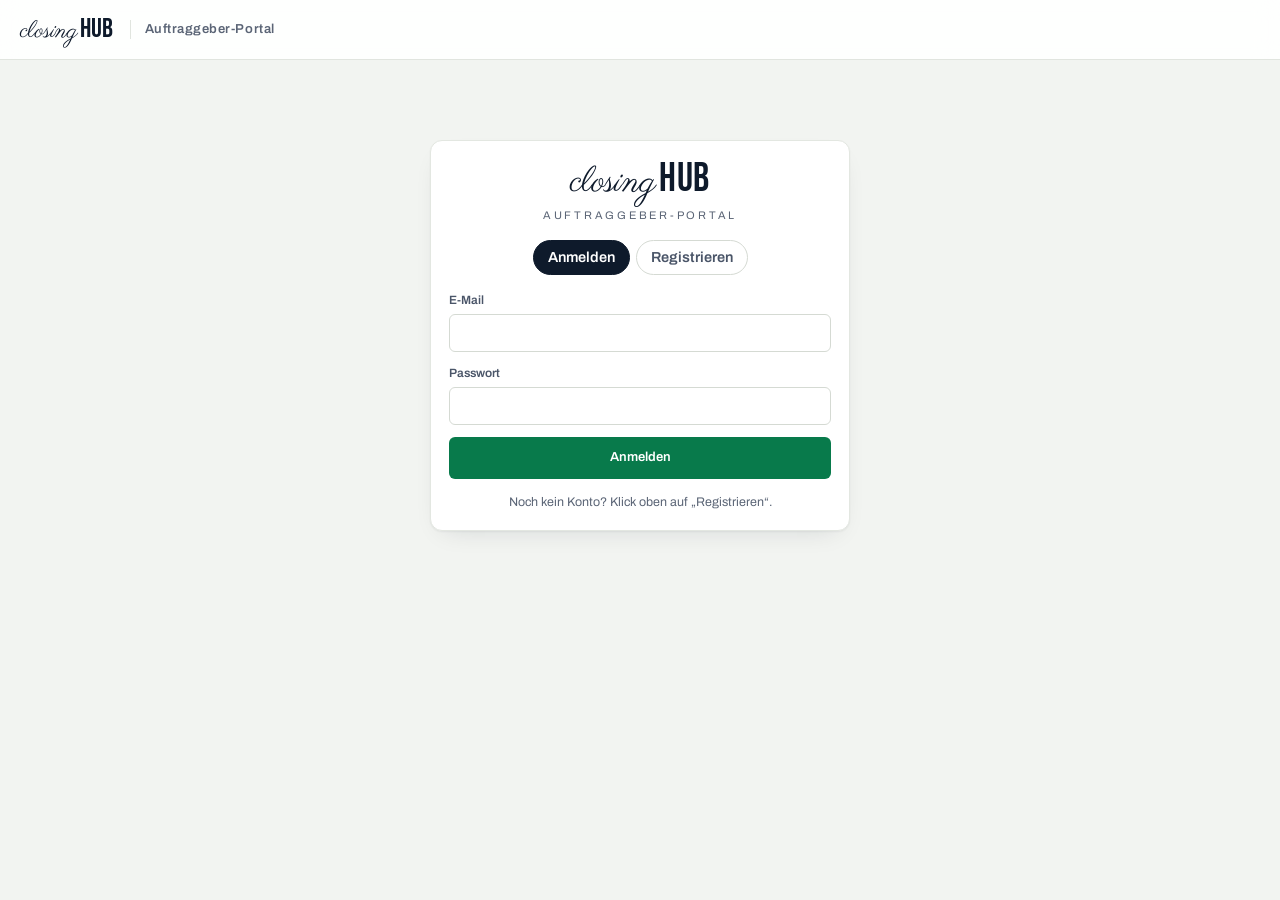
<file: portal.html>
<!DOCTYPE html>
<html lang="de">
<head>
<meta charset="utf-8">
<meta name="viewport" content="width=device-width, initial-scale=1">
<meta name="robots" content="noindex, nofollow">
<title>Auftraggeber-Portal · ClosingHub</title>
<link rel="icon" href="data:image/svg+xml,%3Csvg xmlns=%22http://www.w3.org/2000/svg%22 viewBox=%220 0 64 64%22%3E%3Crect width=%2264%22 height=%2264%22 rx=%2214%22 fill=%22%230E1A2B%22/%3E%3Ctext x=%2232%22 y=%2248%22 text-anchor=%22middle%22 font-family=%22Arial Black,Arial%22 font-weight=%22900%22 font-size=%2246%22 fill=%22%23ffffff%22%3EH%3C/text%3E%3C/svg%3E">
<link rel="stylesheet" href="assets/fonts/fonts.css">
<style>
  :root{--bg:#0A0A0B;--bg2:#111113;--card:#141416;--line:#232327;--fg:#F5F5F5;--muted:#8B8B93;--gold:#D4A843;--grad:linear-gradient(135deg,#F3D58A,#D4A843 50%,#A97C22);--ok:#5FBF7A;--warn:#E0A84A;--bad:#E06A6A}
  *{box-sizing:border-box;margin:0;padding:0}
  html,body{background:var(--bg);color:var(--fg);font-family:Inter,system-ui,sans-serif;font-size:14px;line-height:1.5}
  a{color:inherit;text-decoration:none}
  .lglink{text-decoration:underline;color:var(--ink,#0E1A2B);font-weight:600}
  button,input,select,textarea{font:inherit;color:inherit}
  .gold{background:var(--grad);-webkit-background-clip:text;background-clip:text;color:transparent}
  .muted{color:var(--muted)}
  .logo{display:inline-flex;align-items:baseline;white-space:nowrap;line-height:1;font-size:24px}
  .logo .l1{font-family:Parisienne,cursive;margin-right:.08em}
  .logo .l2{font-family:'Bebas Neue',sans-serif;font-size:1.12em;letter-spacing:.01em;background:var(--grad);-webkit-background-clip:text;background-clip:text;color:transparent}

  .top{position:sticky;top:0;z-index:30;height:60px;display:flex;align-items:center;gap:16px;padding:0 20px;background:rgba(10,10,11,.88);backdrop-filter:blur(12px);border-bottom:1px solid var(--line)}
  .top .tag{font-size:11px;letter-spacing:.25em;text-transform:uppercase;color:var(--muted);border-left:1px solid var(--line);padding-left:14px}
  .top .sp{flex:1}
  .top .search{width:260px;max-width:30vw}
  .layout{display:grid;grid-template-columns:230px 1fr;min-height:calc(100vh - 60px)}
  .side{border-right:1px solid var(--line);padding:16px 12px;position:sticky;top:60px;height:calc(100vh - 60px);overflow:auto}
  .side a{display:flex;align-items:center;gap:10px;padding:10px 12px;border-radius:10px;color:var(--muted);font-weight:500;transition:background .15s,color .15s}
  .side a:hover{background:var(--bg2);color:var(--fg)}
  .side a.on{background:#1a1710;color:var(--fg)}
  .side a.on svg{color:var(--gold)}
  .side .grp{font-size:10px;letter-spacing:.2em;text-transform:uppercase;color:#5d5d64;margin:16px 12px 6px}
  .side .bdg{margin-left:auto;font-size:11px;background:var(--gold);color:#111;border-radius:99px;padding:0 7px;font-weight:700}
  .main{padding:26px 28px 60px;min-width:0}
  .h1{font-size:24px;font-weight:700;letter-spacing:-.01em}
  .sub{color:var(--muted);margin:2px 0 20px}
  .row{display:flex;gap:10px;align-items:center;flex-wrap:wrap}
  .between{justify-content:space-between}
  .grid{display:grid;gap:14px}
  .g4{grid-template-columns:repeat(4,1fr)} .g3{grid-template-columns:repeat(3,1fr)} .g2{grid-template-columns:repeat(2,1fr)}
  .card{background:var(--card);border:1px solid var(--line);border-radius:16px;padding:18px}
  .card h3{font-size:14px;font-weight:600;margin-bottom:12px}
  .kpi .l{font-size:12px;color:var(--muted)} .kpi .v{font-size:28px;font-weight:700;margin-top:4px;letter-spacing:-.02em} .kpi .s{font-size:12px;margin-top:2px;color:var(--muted)}
  .up{color:var(--ok)} .down{color:var(--bad)}
  .btn{display:inline-flex;align-items:center;gap:6px;border-radius:10px;padding:8px 14px;font-weight:600;font-size:13px;cursor:pointer;border:1px solid var(--line);background:var(--bg2);transition:border-color .15s,transform .1s}
  .btn:hover{border-color:var(--gold)} .btn:active{transform:scale(.97)}
  .btn.gold-b{background:var(--grad);color:#111;border:0}
  .btn.sm{padding:5px 10px;font-size:12px}
  .btn.red:hover{border-color:var(--bad);color:var(--bad)}
  .in,select.in,textarea.in{width:100%;background:var(--bg);border:1px solid var(--line);border-radius:10px;padding:9px 12px;outline:none}
  .in:focus{border-color:var(--gold)}
  label.f{display:grid;gap:5px;font-size:12px;color:var(--muted)}
  table{width:100%;border-collapse:collapse}
  th{text-align:left;font-size:11px;letter-spacing:.08em;text-transform:uppercase;color:var(--muted);font-weight:600;padding:10px 12px;border-bottom:1px solid var(--line)}
  td{padding:11px 12px;border-bottom:1px solid var(--line);vertical-align:middle}
  tr:last-child td{border-bottom:0}
  tbody tr:hover{background:#17171a}
  .tw{overflow-x:auto;padding:0}
  .pill{display:inline-block;font-size:11px;font-weight:600;padding:2px 9px;border-radius:99px;border:1px solid var(--line);white-space:nowrap}
  .p-ok{color:var(--ok);border-color:#2c4a34} .p-warn{color:var(--warn);border-color:#4d3d22} .p-bad{color:var(--bad);border-color:#F3C9C4} .p-gold{color:var(--gold);border-color:#4a3c1c}
  .tabs{display:flex;gap:6px;margin-bottom:16px;flex-wrap:wrap}
  .tabs button{border:1px solid var(--line);background:none;border-radius:99px;padding:6px 14px;cursor:pointer;color:var(--muted);font-weight:500}
  .tabs button.on{border-color:var(--gold);color:var(--fg);background:#1a1710}
  .bar{height:8px;border-radius:9px;background:#1f1f23;overflow:hidden} .bar i{display:block;height:100%;background:var(--grad);border-radius:9px}
  .item{display:flex;gap:14px;align-items:flex-start;padding:14px 0;border-top:1px solid var(--line)} .item:first-child{border-top:0}
  .ico{width:36px;height:36px;border-radius:50%;border:1px solid #3a3222;display:grid;place-items:center;flex:none;color:var(--gold)}
  .empty{padding:40px;text-align:center;color:var(--muted)}
  .demo{font-size:12px;color:var(--warn);border:1px dashed #4d3d22;border-radius:10px;padding:8px 12px;margin-bottom:18px}
  .switch{position:relative;width:38px;height:22px;flex:none;cursor:pointer}
  .switch input{opacity:0;width:0;height:0}
  .switch span{position:absolute;inset:0;background:#2a2a2f;border-radius:99px;transition:.2s}
  .switch span:before{content:'';position:absolute;width:16px;height:16px;left:3px;top:3px;background:#fff;border-radius:50%;transition:.2s}
  .switch input:checked+span{background:var(--gold)} .switch input:checked+span:before{transform:translateX(16px)}
  .ticker{height:38px;border:1px solid var(--line);border-radius:12px;overflow:hidden;position:relative;background:var(--bg2);display:flex;align-items:center}
  .ticker .lab{position:relative;z-index:2;padding:0 12px;height:100%;display:flex;align-items:center;background:var(--bg2);color:var(--gold);font-weight:600;font-size:12px;border-right:1px solid var(--line)}
  .ticker .track{display:flex;gap:40px;white-space:nowrap;animation:run 30s linear infinite;padding-left:20px;font-size:13px}
  .ticker .track b{color:var(--gold);font-weight:600}
  @keyframes run{from{transform:translateX(0)}to{transform:translateX(-50%)}}
  .chat{display:flex;flex-direction:column;gap:10px;max-height:380px;overflow:auto;padding:4px}
  .msg{max-width:78%;padding:10px 14px;border-radius:14px;background:var(--bg2);border:1px solid var(--line)}
  .msg.me{align-self:flex-end;background:#1a1710;border-color:#3a3222}
  .msg small{display:block;color:var(--muted);font-size:11px;margin-top:4px}
  .list-sel{cursor:pointer;padding:12px;border-radius:12px;border:1px solid transparent}
  .list-sel:hover{background:var(--bg2)} .list-sel.on{border-color:var(--gold);background:#1a1710}
  .modal{position:fixed;inset:0;background:rgba(0,0,0,.7);backdrop-filter:blur(5px);display:none;align-items:center;justify-content:center;z-index:60;padding:16px}
  .modal.open{display:flex}
  .modal .card{width:100%;max-width:560px;max-height:88vh;overflow:auto}
  .mclose{position:sticky;top:0;float:right;margin:-8px -8px 6px 12px;width:34px;height:34px;border-radius:50%;display:grid;place-items:center;border:1px solid var(--rule,#D5DAD3);background:#fff;color:#0E1A2B;cursor:pointer;z-index:5;padding:0}
  .mclose:hover{border-color:#0E1A2B}
  .toast{position:fixed;bottom:20px;left:50%;transform:translateX(-50%) translateY(80px);background:var(--card);border:1px solid var(--gold);padding:10px 18px;border-radius:12px;transition:transform .3s;z-index:70}
  .toast.show{transform:translateX(-50%) translateY(0)}
  svg{flex:none}
  .chart text{fill:var(--muted);font-size:11px}
  .supg{grid-template-columns:320px 1fr}.dashg{grid-template-columns:1.6fr 1fr}
  @media(max-width:1100px){.g4{grid-template-columns:repeat(2,1fr)}.g3{grid-template-columns:1fr 1fr}}
  @media(max-width:820px){
    .layout{grid-template-columns:1fr}
    .side{position:sticky;top:60px;height:auto;display:flex;gap:4px;overflow-x:auto;padding:8px;border-right:0;border-bottom:1px solid var(--line);background:var(--bg);z-index:20}
    .side .grp{display:none} .side a{white-space:nowrap;padding:8px 12px}
    .main{padding:18px 14px 50px} .g2,.g3,.supg,.dashg{grid-template-columns:1fr} .top .search,.top .tag{display:none}
  }
  @media(max-width:480px){.g4{grid-template-columns:1fr 1fr}.kpi .v{font-size:22px}}
  @media print{.top,.side,.no-print{display:none!important}}

  /* Logo-Animation: Linien von „closing“ leuchten nach und nach auf wie ein LED-Band (≈6 s) */
  .l1{position:relative;display:inline-block}
  .l1 .ink{display:inline-block;opacity:.38}
  .light .l1 .ink{opacity:1}
  .l1 .glow{position:absolute;left:0;top:0;pointer-events:none;color:#fff;
    text-shadow:0 0 1px #fff,0 0 2px rgba(255,255,255,.95),0 0 5px rgba(255,255,255,.6);
    clip-path:inset(-60% -25% -70% -15%)}
  .play .l1 .glow{animation:chGlow 6s linear .3s both}
  @keyframes chGlow{
    0%{clip-path:inset(-60% 100% -70% -15%)} 10%{clip-path:inset(-60% 97% -70% -15%)} 30%{clip-path:inset(-60% 72% -70% -15%)}
    50%{clip-path:inset(-60% 50% -70% -15%)} 70%{clip-path:inset(-60% 28% -70% -15%)} 88%{clip-path:inset(-60% 8% -70% -15%)}
    100%{clip-path:inset(-60% -25% -70% -15%)} }
  @keyframes chDot{
    0%{left:2%;top:18%;opacity:0;transform:translate(-50%,-50%) scale(.3)}
    5%{opacity:1;transform:translate(-50%,-50%) scale(1.25)} 10%{left:3%;top:22%;transform:translate(-50%,-50%) scale(1)}
    30%{left:28%;top:58%} 50%{left:50%;top:42%} 70%{left:72%;top:58%} 88%{left:92%;top:50%;opacity:1}
    100%{left:100%;top:50%;opacity:0;transform:translate(-50%,-50%) scale(.5)} }
  .light .l1 .glow{color:inherit;text-shadow:none}
  @media (prefers-reduced-motion:reduce){.play .l1 .glow{animation:none}}

  /* Original-Logo als Bild: „closing“ leuchtet wie ein LED-Band auf (≈6 s) */
  .lgi{position:relative;display:inline-block;height:1.25em;aspect-ratio:507/160;vertical-align:middle;line-height:0}
  .lgi i{position:absolute;inset:0;background-position:center;background-size:contain;background-repeat:no-repeat}
  .lgi .lg-hub{background-image:url([data-uri])}
  .lgi .lg-c{background-image:url([data-uri])}

  .lgi canvas{position:absolute;inset:0;width:100%;height:100%;pointer-events:none}
  .lgi .lg-c{opacity:.38}
  .lgi .lg-lit{filter:drop-shadow(0 0 1px #fff) drop-shadow(0 0 3px rgba(255,255,255,.75))}
  .lgi .lg-head{filter:drop-shadow(0 0 2px #fff) drop-shadow(0 0 5px #fff) drop-shadow(0 0 10px rgba(255,255,255,.75))}
  .lgi .lg-hub{opacity:.28}
  .lgi.hub-on .lg-hub{opacity:1;filter:brightness(1.3) saturate(1.25) drop-shadow(0 0 2px rgba(255,220,80,.95)) drop-shadow(0 0 7px rgba(255,205,50,.6)) drop-shadow(0 0 14px rgba(255,190,40,.3))}
  .light .lgi .lg-c{opacity:1;filter:brightness(.12)}
  .light .lgi canvas{display:none}
  .light .lgi .lg-hub{opacity:1!important;filter:none!important}
  details.rt{border:1px solid var(--line);border-radius:12px;padding:12px 14px;margin-top:10px;background:var(--bg2)}
  details.rt summary{cursor:pointer;list-style:none;display:flex;align-items:center}
  details.rt summary::before{content:'▸';color:var(--gold);margin-right:10px;transition:transform .2s}
  details.rt[open] summary::before{transform:rotate(90deg)}
  .lgi .lg-c,.lgi .lg-hub{opacity:1 !important}
  .lgi .lg-hub{filter:brightness(1.15) saturate(1.15)}
</style>
<style id="vertrag-theme">
  /* ClosingHub Vertragsdesign: Papier, Tinte, Abschluss-Grün */
  :root{--bg:#F2F4F1;--bg2:#F7F8F6;--card:#FFFFFF;--line:#E1E5DF;--fg:#0E1A2B;--muted:#5B6576;--gold:#087A4B;--grad:#087A4B;--ok:#087A4B;--warn:#A15C07;--bad:#B42318;
    --ink:#0E1A2B;--deal:#087A4B;--deal-press:#06603B;--deal-soft:#E3F1EA;--pen:#1F3FBF;--seal:#B8860B;--navy-line:#22324A;--navy-text:#C9D3E3}
  html,body{font-family:Archivo,system-ui,sans-serif;font-size:14.5px;-webkit-font-smoothing:antialiased}
  .gold{background:none;-webkit-background-clip:border-box;background-clip:border-box;color:var(--deal)}
  .logo{color:var(--ink)}
  .logo .l1{font-family:Parisienne,cursive}
  .logo .l2{font-family:"Bebas Neue",sans-serif;background:none;-webkit-background-clip:border-box;background-clip:border-box;color:var(--ink)}
  .top{background:rgba(255,255,255,.92);border-bottom:1px solid var(--line)}
  .top .tag{color:var(--muted);letter-spacing:.04em;text-transform:none;font-size:13px;font-weight:600}
  .side{background:var(--bg)}
  .side a{color:#3B4657;font-weight:600}
  .side a:hover{background:#E8ECE6;color:var(--ink)}
  .side a.on{background:var(--ink);color:#fff}
  .side a.on svg{color:#7FD1A8}
  .side .grp{color:#7A8494;letter-spacing:.04em;text-transform:none;font-size:12px;font-weight:700}
  .side .bdg{background:var(--deal);color:#fff}
  .side a.on .bdg{background:#fff;color:var(--ink)}
  .h1{font-weight:900;font-variation-settings:"wdth" 80;font-size:30px;letter-spacing:-.005em;line-height:1.05}
  .card{border-color:#E3E7E1;border-radius:12px;box-shadow:0 1px 2px rgba(14,26,43,.05),0 10px 26px -14px rgba(14,26,43,.16)}
  .card h3{font-weight:800;font-size:15px}
  .kpi .v{font-weight:900;font-variation-settings:"wdth" 78;font-size:32px}
  .btn{border-radius:6px;background:#fff;border-color:#D5DAD3;color:var(--ink)}
  .btn:hover{border-color:var(--ink)}
  .btn.gold-b{background:var(--deal);color:#fff}
  .btn.gold-b:hover{background:var(--deal-press)}
  .in,select.in,textarea.in{background:#fff;border-color:#D5DAD3;border-radius:6px;color:var(--ink)}
  .in:focus{border-color:var(--pen);box-shadow:0 0 0 3px rgba(31,63,191,.12)}
  label.f{color:#4A5568;font-weight:600}
  th{color:#6B7584;letter-spacing:.03em;text-transform:none;font-size:12px;font-weight:700;background:#FAFBF9}
  tbody tr:hover{background:#F7F8F6}
  .pill{border-color:#D5DAD3}
  .p-ok{color:var(--deal);border-color:#BFE0CF;background:var(--deal-soft)}
  .p-warn{color:var(--warn);border-color:#F1D6AE;background:#FFF6E8}
  .p-bad{color:var(--bad);border-color:#F3C9C4;background:#FDF0EE}
  .p-gold{color:var(--pen);border-color:#C9D2F3;background:#EEF1FC}
  .tabs button{background:#fff;border-color:#D5DAD3;color:#4A5568;font-weight:600}
  .tabs button.on{background:var(--ink);border-color:var(--ink);color:#fff}
  .bar{background:#E4E8E2}
  .bar i{background:var(--deal)}
  .ico{border-color:#D5DAD3;color:var(--deal);background:#fff}
  .demo{color:var(--warn);border-color:#F1D6AE;background:#FFF9EF}
  .switch span{background:#CBD2C8}
  .switch input:checked+span{background:var(--deal)}
  .ticker{background:#fff}
  .ticker .lab{background:var(--ink);color:#fff;border-right:0}
  .ticker .track b{color:var(--deal)}
  .msg{background:#fff}
  .msg.me{background:var(--deal-soft);border-color:#BFE0CF}
  .list-sel:hover{background:#F2F4F1}
  .list-sel.on{border-color:var(--ink);background:#fff}
  .modal{background:rgba(14,26,43,.45)}
  .toast{background:var(--ink);color:#fff;border-color:var(--ink)}
  details.rt{background:#fff}
  details.rt summary::before{color:var(--deal)}
  .chart text{fill:#6B7584}
  :focus-visible{outline:2px solid var(--pen);outline-offset:2px}
  @media(max-width:820px){.side{background:var(--bg)}}
</style>

</head>
<body>
<div class="top">
  <a href="#dashboard" class="logo" style="font-size:24px"><span class="l1">closing</span><span class="l2">HUB</span></a>
  <span class="tag">Auftraggeber-Portal</span>
  <span class="sp"></span>
  <span class="muted" id="who" style="font-size:13px"></span>
  <button class="btn sm" id="outBtn" onclick="logout()" style="display:none">Abmelden</button>
</div>
<div class="layout">
  <nav class="side" id="side"></nav>
  <main class="main" id="main"></main>
</div>
<div class="modal" id="modal"><div class="card" id="mbox"></div></div>
<div class="toast" id="toast"></div>

<script>
const I = {
  dash:'<path d="M3 13h8V3H3zM13 21h8V11h-8zM3 21h8v-6H3zM13 3v6h8V3z"/>',
  jobs:'<rect x="3" y="7" width="18" height="13" rx="2"/><path d="M9 7V5a2 2 0 0 1 2-2h2a2 2 0 0 1 2 2v2M3 13h18"/>',
  invoice:'<path d="M6 2h9l5 5v15H6z"/><path d="M14 2v6h6M9 13h6M9 17h6"/>',
  user:'<circle cx="12" cy="8" r="4"/><path d="M4 21v-1a8 8 0 0 1 16 0v1"/>',
  plus:'<path d="M12 5v14M5 12h14"/>', pen:'<path d="M12 20h9"/><path d="M16.5 3.5a2.1 2.1 0 0 1 3 3L7 19l-4 1 1-4z"/>'
};
const ic = (n,s=18) => `<svg width="${s}" height="${s}" viewBox="0 0 24 24" fill="none" stroke="currentColor" stroke-width="1.7" stroke-linecap="round" stroke-linejoin="round">${I[n]}</svg>`;

/* ===== Verbindung ===== */
const SB_URL = 'https://bzcnqggwyfocpbkwqhsy.supabase.co';
const SB_KEY = 'sb_publishable_97FHvL7dI_g9ueRVwfhE6A_qv07CJ6D';
const SKEY = 'ch_portal_session';
let SESSION = null; try{ SESSION = JSON.parse(localStorage.getItem(SKEY)); }catch(e){}
const keep = s => { SESSION = s; try{ s ? localStorage.setItem(SKEY, JSON.stringify(s)) : localStorage.removeItem(SKEY); }catch(e){} };
function takeSession(j){ keep({ access_token:j.access_token, refresh_token:j.refresh_token, expires_at:j.expires_at || (Date.now()/1000 + (j.expires_in||3600)), email:j.user&&j.user.email, uid:j.user&&j.user.id, meta:(j.user&&j.user.user_metadata)||{} }); }
async function authCall(path, body){
  const r = await fetch(`${SB_URL}/auth/v1/${path}`, { method:'POST', headers:{ apikey:SB_KEY, 'Content-Type':'application/json' }, body:JSON.stringify(body) });
  const j = await r.json().catch(()=>({}));
  if(!r.ok) throw new Error(j.error_description || j.msg || j.message || 'Das hat nicht geklappt');
  return j;
}
async function refresh(){ takeSession(await authCall('token?grant_type=refresh_token', { refresh_token:SESSION.refresh_token })); }
async function api(path, { method='GET', body, prefer } = {}, retry=true){
  if(SESSION && SESSION.expires_at - 60 < Date.now()/1000){ try{ await refresh(); }catch(e){ logout(); throw e; } }
  const headers = { apikey:SB_KEY, 'Content-Type':'application/json' };
  if(SESSION) headers.Authorization = 'Bearer ' + SESSION.access_token;
  if(prefer) headers.Prefer = prefer;
  const r = await fetch(`${SB_URL}/rest/v1/${path}`, { method, headers, body: body!==undefined ? JSON.stringify(body) : undefined });
  if(r.status===401 && retry && SESSION){ try{ await refresh(); return api(path, { method, body, prefer }, false); }catch(e){ logout(); throw e; } }
  if(!r.ok){ const j = await r.json().catch(()=>({})); throw new Error(j.message || ('Fehler ' + r.status)); }
  const t = await r.text(); return t ? JSON.parse(t) : null;
}
const q = (p, o) => api(p, o).catch(e => { toast('⚠️ ' + e.message); throw e; });
function logout(){ keep(null); ME=null; LOADED=false; render(); }

/* ===== Helfer ===== */
const eur = n => (+n).toLocaleString('de-DE',{style:'currency',currency:'EUR'});
const esc = s => String(s??'').replace(/[&<>"]/g,c=>({'&':'&amp;','<':'&lt;','>':'&gt;','"':'&quot;'}[c]));
const $ = id => document.getElementById(id);
const dt = iso => new Date(iso).toLocaleDateString('de-DE');
function toast(t){ const e=$('toast'); e.textContent=t; e.classList.add('show'); clearTimeout(e._t); e._t=setTimeout(()=>e.classList.remove('show'),2800); }
function openModal(html){ $('mbox').innerHTML='<button type="button" class="mclose" onclick="closeModal()" aria-label="Schließen" title="Schließen"><svg width="16" height="16" viewBox="0 0 24 24" fill="none" stroke="currentColor" stroke-width="2.4" stroke-linecap="round"><path d="M6 6l12 12M18 6L6 18"/></svg></button>'+html; $('modal').classList.add('open'); }
function closeModal(){ $('modal').classList.remove('open'); }
/* Fenster schließen sich nur über das X (oder Abbrechen) – kein Schließen durch Klick daneben oder Esc, damit nichts Eingetipptes verloren geht */
const ST = { anfrage:['In Prüfung','p-gold'], entwurf:['In Prüfung','p-gold'], freigabe:['Bitte prüfen & veröffentlichen','p-gold'], live:['Online','p-ok'], beendet:['Beendet',''], abgelehnt:['Abgelehnt','p-bad'] };
const INV = { bezahlt:'p-ok', offen:'p-warn', 'überfällig':'p-bad', einbehalten:'p-gold' };
const pill = (t,c='') => `<span class="pill ${c}">${esc(t)}</span>`;
const gross = i => (+i.net)*(1+(+i.vat)/100);
const days = j => j.expires_at ? Math.max(0, Math.ceil((new Date(j.expires_at)-Date.now())/864e5)) : null;

/* ===== Daten ===== */
let GH={guthaben:0};
const unlockLbl=()=>GH.guthaben>0?'gratis':eur(fee('fee_unlock'));
const unlockAsk=()=>confirm(GH.guthaben>0?`Kandidat kostenlos freischalten? Du nutzt 1 Freischaltung aus deinem Guthaben (Antwort-Garantie).`:`Kandidat für ${eur(fee('fee_unlock'))} netto freischalten? Die Rechnung wird automatisch erstellt.`);
let ME=null, JOBS=[], INVS=[], PRICES={unlock:25,hire:0,topJob:19,jobFee:0,vat:21}, LOADED=false;
const fee = k => { const m={fee_job:'jobFee',fee_top:'topJob',fee_unlock:'unlock'}; return (ME && ME[k]!==null && ME[k]!==undefined) ? +ME[k] : +PRICES[m[k]]||0; };
async function loadAll(){
  { const kt=await api('rpc/konto_typ',{method:'POST',body:{}}).catch(()=>null); if(kt&&!kt.admin&&(kt.mitglied||(kt.partner&&!kt.auftraggeber))){ keep(null); ME=null; LOADED=false; S_DENY=kt.mitglied?'mitglied':'partner'; render(); throw new Error('Kein Zugang'); } }
  let rows = await q(`clients?select=*&user_id=eq.${SESSION.uid}`);
  if(!rows.length){
    const m=SESSION.meta||{};
    rows = await q('clients',{ method:'POST', prefer:'return=representation', body:{ user_id:SESSION.uid, firma:(m.firma||'Meine Firma').slice(0,160), kontakt_name:m.name||null, email:SESSION.email||null } });
  }
  ME = rows[0];
  const [jobs, invs, st] = await Promise.all([
    q(`jobs?select=*&client_id=eq.${ME.id}&order=created_at.desc`),
    q(`invoices?select=*&client_id=eq.${ME.id}&order=created_at.desc`),
    api('settings?select=key,value&key=eq.preise').catch(()=>[])
  ]);
  GH=(await api('rpc/client_garantie_info',{method:'POST',body:{}}).catch(()=>null))||{guthaben:0};
  JOBS=jobs; INVS=invs; await loadBewerbungsZahlen(); if(st[0]) PRICES={...PRICES,...st[0].value};
  LOADED=true;
}

/* ===== Login & Registrierung ===== */
let authMode='login';
let S_DENY='';
function authView(){
  const deny=S_DENY?`<div class="card" style="border-color:#e5484d;margin-bottom:14px;font-size:14px">${S_DENY==='mitglied'?'Dieses Konto ist ein Mitgliedskonto. Mitglieder melden sich in der App an: <a href="/app" style="text-decoration:underline">getclosinghub.com/app</a>':'Dieses Konto ist ein Partnerkonto. Partner melden sich im Partnerportal an: <a href="/partner.html" style="text-decoration:underline">Partnerportal</a>'}</div>`:''; S_DENY='';
  const reg = authMode==='register';
  return `<div style="max-width:420px;margin:6vh auto" class="card">${deny}
    <div style="text-align:center;margin-bottom:16px"><span class="logo" style="font-size:36px"><span class="l1">closing</span><span class="l2">HUB</span></span>
      <div class="muted" style="font-size:11px;letter-spacing:.25em;text-transform:uppercase;margin-top:6px">Auftraggeber-Portal</div></div>
    <div class="tabs" style="justify-content:center"><button class="${reg?'':'on'}" onclick="authMode='login';render()">Anmelden</button><button class="${reg?'on':''}" onclick="authMode='register';render()">Registrieren</button></div>
    <form id="af" class="grid" style="gap:12px" novalidate>
      ${reg?`<label class="f">Firma<input class="in" id="aFirma" autocomplete="organization" required></label>
      <label class="f">Dein Name<input class="in" id="aName" autocomplete="name" required></label>`:''}
      <label class="f">E-Mail<input class="in" id="aMail" type="email" autocomplete="username" required></label>
      <label class="f">Passwort${reg?' (mind. 8 Zeichen)':''}<input class="in" id="aPw" type="password" autocomplete="${reg?'new-password':'current-password'}" required></label>
      ${reg?`<label style="display:flex;gap:8px;font-size:12.5px;color:var(--muted);align-items:flex-start"><input type="checkbox" id="aOk" style="margin-top:3px"><span>Ich akzeptiere die <a href="#" class="lglink" onclick="event.preventDefault();event.stopPropagation();rechtOpen('agb')">AGB</a> und die <a href="#" class="lglink" onclick="event.preventDefault();event.stopPropagation();rechtOpen('datenschutz')">Datenschutzerklärung</a> von ClosingHub.</span></label>`:''}
      <p id="aErr" class="down" style="display:none;font-size:13px"></p>
      <p id="aOkMsg" class="up" style="display:none;font-size:13px"></p>
      <button class="btn gold-b" style="justify-content:center;padding:11px">${reg?'Kostenlos registrieren':'Anmelden'}</button>
    </form>
    <p class="muted" style="font-size:12.5px;text-align:center;margin-top:14px">${reg?'Die Registrierung ist kostenlos. Du zahlst nur für veröffentlichte Jobs und freigeschaltete Kandidaten.':'Noch kein Konto? Klick oben auf „Registrieren“.'}</p></div>`;
}
document.addEventListener('submit', async e=>{
  if(e.target.id!=='af') return; e.preventDefault();
  const err=$('aErr'), ok=$('aOkMsg'), b=e.target.querySelector('button.gold-b'); err.style.display='none'; ok.style.display='none';
  const fail=m=>{ err.textContent=m; err.style.display='block'; };
  const email=$('aMail').value.trim(), pw=$('aPw').value;
  if(!/^[^\s@]+@[^\s@]+\.[^\s@]{2,}$/.test(email)) return fail('Bitte gib eine gültige E-Mail-Adresse ein.');
  const label=b.textContent; b.disabled=true; b.textContent='Einen Moment …';
  try{
    if(authMode==='register'){
      const firma=$('aFirma').value.trim(), name=$('aName').value.trim();
      if(!firma||!name){ fail('Bitte Firma und Namen ausfüllen.'); return; }
      if(pw.length<8){ fail('Das Passwort braucht mindestens 8 Zeichen.'); return; }
      if(!$('aOk').checked){ fail('Bitte akzeptiere AGB und Datenschutzerklärung.'); return; }
      const j = await authCall('signup',{ email, password:pw, data:{ firma, name, rolle:'auftraggeber' } });
      if(j.access_token){ takeSession(j); LOADED=false; render(); }
      else { ok.textContent='Fast geschafft! Wir haben dir eine E-Mail geschickt. Bestätige den Link darin und melde dich danach hier an.'; ok.style.display='block'; }
    } else {
      takeSession(await authCall('token?grant_type=password',{ email, password:pw })); LOADED=false; render();
    }
  }catch(x){
    const m=String(x.message||'');
    fail(/invalid login/i.test(m)?'E-Mail oder Passwort falsch.':/not confirmed/i.test(m)?'Bitte bestätige zuerst den Link in der E-Mail, die wir dir geschickt haben.':/already registered|already been registered/i.test(m)?'Mit dieser E-Mail gibt es schon ein Konto. Bitte melde dich an.':/signups? not allowed|disabled/i.test(m)?'Die Registrierung ist gerade geschlossen. Bitte melde dich bei uns.':m);
  }finally{ if(b.isConnected){ b.disabled=false; b.textContent=label; } }
});

/* ===== Navigation ===== */
const NAV=[['dashboard','Dashboard','dash'],['jobs','Stellenangebote','jobs'],['postfach','Postfach','chat'],['rechnungen','Rechnungen','invoice'],['profil','Firmenprofil','user']];
const route = () => (location.hash.slice(1)||'dashboard').split('?')[0];
function drawNav(){ const r=route(); $('side').innerHTML = NAV.map(n=>`<a href="#${n[0]}" class="${r===n[0]?'on':''}">${ic(n[2])}<span>${n[1]}</span>${n[0]==='rechnungen'&&INVS.some(i=>i.status==='offen'||i.status==='überfällig')?`<span class="bdg">${INVS.filter(i=>i.status==='offen'||i.status==='überfällig').length}</span>`:''}${n[0]==='postfach'&&typeof PFX!=='undefined'&&PFX.un?`<span class="bdg">${PFX.un}</span>`:''}</a>`).join(''); }
const closedNote = () => ME.status!=='aktiv' ? `<div class="demo" style="color:var(--bad);border-color:#F3C9C4">Dein Konto ist ${ME.status==='gesperrt'?'gesperrt':'gekündigt'}. Du kannst deine Daten und Rechnungen weiter einsehen, aber keine neuen Jobs einreichen. Bei Fragen: info@getclosinghub.com</div>` : '';

/* ===== Dashboard ===== */
function dashboard(){
  const live=JOBS.filter(j=>j.status==='live'), pend=JOBS.filter(j=>j.status==='anfrage'||j.status==='entwurf'||j.status==='freigabe');
  const open=INVS.filter(i=>i.status==='offen'||i.status==='überfällig'), paid=INVS.filter(i=>i.status==='bezahlt');
  const kpi=(l,v,s='',c='')=>`<div class="card kpi"><div class="l">${l}</div><div class="v">${v}</div><div class="s ${c}">${s}</div></div>`;
  const soon=live.filter(j=>days(j)!==null&&days(j)<=7);
  const h=new Date().getHours(), greet=h<11?'Guten Morgen':h<18?'Hallo':'Guten Abend';
  return `<div class="row between"><div><h1 class="h1">${greet}${ME.kontakt_name?', '+esc(ME.kontakt_name.split(' ')[0]):''}</h1><p class="sub">${esc(ME.firma)} · Kunde seit ${dt(ME.created_at)}</p></div>
    ${ME.status==='aktiv'?`<button class="btn gold-b" onclick="jobForm()">${ic('plus',15)} Stellenangebot einreichen</button>`:''}</div>
  ${closedNote()}
  ${bNeu()?`<div class="card" style="border-color:var(--gold);margin-bottom:14px"><div class="row between"><div><b class="gold">${bNeu()} neue Bewerbung${bNeu()>1?'en':''}</b><div class="muted" style="font-size:12.5px">Schau sie dir an und schalte die besten Kandidaten frei.</div></div><a class="btn gold-b sm" href="#jobs">Ansehen</a></div></div>`:''}
  ${ME.status==='aktiv'?JOBS.filter(j=>j.status==='freigabe').map(j=>`<div class="card" style="border-color:var(--gold);margin-bottom:14px"><div class="row between"><div><b class="gold">Deine Anzeige ist bereit</b><div style="margin-top:2px">${esc(j.titel||'Stellenangebot')}</div><div class="muted" style="font-size:12.5px">Bitte kurz prüfen. Danach kannst du sie mit einem Klick veröffentlichen.</div></div><button class="btn gold-b" onclick="reviewJob(${j.id})">Anzeige prüfen & veröffentlichen</button></div></div>`).join(''):''}
  <div class="grid g4">
    ${kpi('Jobs online', live.length, soon.length?soon.length+' laufen bald aus':'alles im grünen Bereich', soon.length?'down':'')}
    ${kpi('In Prüfung', pend.length, JOBS.some(j=>j.status==='freigabe')?JOBS.filter(j=>j.status==='freigabe').length+' warten auf deine Freigabe':'wir melden uns per E-Mail', JOBS.some(j=>j.status==='freigabe')?'gold':'')}
    ${kpi('Offene Rechnungen', eur(open.reduce((a,i)=>a+gross(i),0)), open.length+' offen', open.length?'down':'')}
    ${kpi('Bisher bezahlt', eur(paid.reduce((a,i)=>a+gross(i),0)), paid.length+' Rechnungen')}
  </div>
  <div class="grid g2" style="margin-top:14px">
    <div class="card"><div class="row between"><h3>Deine Stellenangebote</h3><a href="#jobs" class="gold" style="font-size:13px">Alle ansehen →</a></div>
      ${JOBS.slice(0,5).map(j=>`<div class="item" style="padding:10px 0"><div style="flex:1"><b>${esc(j.titel||'Neue Anfrage')}</b><div class="muted" style="font-size:12px">${esc([j.rolle,j.provision,j.region].filter(Boolean).join(' · ')||'eingereicht am '+dt(j.created_at))}</div></div>
        <div style="text-align:right">${pill(...ST[j.status])}${j.status==='live'&&days(j)!==null?`<div class="muted" style="font-size:11px;margin-top:3px">noch ${days(j)} Tage</div>`:''}</div></div>`).join('')||`<p class="muted">Du hast noch kein Stellenangebot eingereicht. Leg direkt los – wir prüfen es und veröffentlichen es anonym für geprüfte Closer und Setter.</p>`}</div>
    <div class="card"><h3>Deine Konditionen</h3>
      ${[['Veröffentlichung pro Job',fee('fee_job')],['Aufpreis Top-Job (oben, gold markiert)',fee('fee_top')],['Freischaltung pro Kandidat',fee('fee_unlock')],...(+PRICES.hire>0?[['Einstellung eines Kandidaten (einmalig)',+PRICES.hire]]:[])].map(([l,v])=>`<div class="row between" style="padding:9px 0;border-top:1px solid var(--line)"><span>${l}</span><b class="gold">${v>0?eur(v):'kostenlos'}</b></div>`).join('')}
      <p class="muted" style="font-size:12px;margin-top:10px">Alle Preise netto zzgl. ${PRICES.vat} % IVA. Kein Abo, keine Grundgebühr.</p>
      <div style="margin-top:12px;padding:10px 12px;border-radius:10px;background:rgba(8,122,75,.07);font-size:13px"><b>Antwort-Garantie:</b> Meldet sich ein freigeschalteter Kandidat 7 Tage nach deiner ersten Nachricht nicht, ist deine nächste Freischaltung gratis.${GH.guthaben>0?`<br><b class="gold">Du hast ${GH.guthaben} kostenlose Freischaltung${GH.guthaben>1?'en':''}.</b>`:''}</div>
      <h3 style="margin-top:18px">So läuft's ab</h3>
      ${['Du reichst dein Stellenangebot ein.','Wir prüfen es und bereiten es auf (meist innerhalb von 24 Stunden).','Dein Job geht anonym online, Bewerbungen kommen über ClosingHub.','Du schaltest nur die Kandidaten frei, die dich überzeugen.'].map((t,i)=>`<div class="row" style="padding:5px 0;align-items:flex-start;flex-wrap:nowrap"><span class="pill p-gold">${i+1}</span><span style="font-size:13px">${t}</span></div>`).join('')}</div>
  </div>`;
}

/* ===== Stellenangebote ===== */
const FIELDS=[
  ['rolle','Wen suchst du?','select',['Closer','Setter','Closer & Setter','Vertrieb','Sonstiges']],
  ['branche','Branche','text','z. B. Coaching, Solar, Software'],
  ['produkt','Produkt / Angebot','text','Was wird verkauft?'],
  ['ticket','Preis des Produkts','text','z. B. 3.000–8.000 €'],
  ['provision','Provision','text','z. B. 10 % pro Abschluss'],
  ['fixum','Fixum (optional)','text','z. B. 1.500 € / Monat'],
  ['modell','Arbeitsmodell','select',['Remote','Vor Ort','Hybrid']],
  ['region','Region','text','z. B. DACH'],
  ['umfang','Umfang','text','z. B. Freelance, ca. 20 Std./Woche'],
  ['start_text','Start','text','z. B. ab sofort'],
  ['auftragsdauer','Wie lange?','text','z. B. 3 Monate oder unbefristet'],
];
function jobsPage(){
  return `<div class="row between"><div><h1 class="h1">Stellenangebote</h1><p class="sub">Reiche Jobs ein und verfolge ihren Status. Wir bereiten jede Anzeige auf, du prüfst sie und veröffentlichst sie selbst.</p></div>
    ${ME.status==='aktiv'?`<button class="btn gold-b" onclick="jobForm()">${ic('plus',15)} Neues Stellenangebot</button>`:''}</div>${closedNote()}
  <div class="grid">${JOBS.map(j=>`<div class="card"><div class="row between"><div class="row"><b style="font-size:16px">${esc(j.titel||'Neue Anfrage')}</b>${j.top?pill('★ Top-Job','p-gold'):j.top_wunsch?pill('★ Top-Job gebucht','p-gold'):''}${j.status==='live'&&j.aenderung_status==='pruefung'?pill('Änderung in Prüfung','p-gold'):''}</div>${pill(...ST[j.status])}</div>
    <div class="row" style="margin-top:8px;gap:6px">${[j.rolle,j.provision,j.region,j.modell,j.umfang].filter(Boolean).map(x=>pill(x)).join('')}</div>
    ${j.beschreibung||j.anfrage_text?`<p class="muted" style="margin-top:10px;white-space:pre-wrap;max-height:90px;overflow:hidden">${esc(j.beschreibung||j.anfrage_text)}</p>`:''}
    <div class="row between" style="margin-top:12px"><span class="muted" style="font-size:12px">Eingereicht am ${dt(j.created_at)}${j.status==='live'?` · online seit ${dt(j.published_at)}${days(j)!==null?` · noch ${days(j)} Tage`:''}`:''}${j.status==='abgelehnt'?' · Bei Fragen melde dich gern bei uns.':''}${j.status==='live'&&j.aenderung_status==='pruefung'?' · Deine Änderung wird geprüft, bis dahin bleibt der alte Text online.':''}${j.status==='live'&&j.aenderung_status==='abgelehnt'?' · Deine letzte Änderung wurde nicht übernommen. Bei Fragen melde dich gern bei uns.':''}</span>
      <div class="row" style="gap:6px;flex-wrap:wrap;justify-content:flex-end">${jobBtns(j)}</div></div></div>`).join('')
    ||`<div class="card empty">Noch keine Stellenangebote. Klick oben rechts auf „Neues Stellenangebot“.</div>`}</div>`;
}
function jobBtns(j){
  const a=ME.status==='aktiv', del=`<button class="btn sm red" onclick="jobOff(${j.id})">${j.status==='live'?'Offline nehmen':'Löschen'}</button>`;
  if(j.status==='freigabe') return a?`<button class="btn gold-b sm" onclick="reviewJob(${j.id})">Prüfen & veröffentlichen</button>${del}`:'';
  if(j.status==='anfrage') return a?`<button class="btn sm" onclick="jobForm(${j.id})">${ic('pen',13)} Bearbeiten</button>${del}`:'';
  if(j.status==='entwurf') return a?del:'';
  if(j.status==='live') return `${bewBtn(j)}${a?` <button class="btn sm" onclick="jobForm(${j.id})">${ic('pen',13)} Bearbeiten</button>`:''} <button class="btn sm" onclick="jobForm(0,${j.id})">Als Vorlage nutzen</button>${a?del:''}`;
  if(j.status==='beendet') return `${bewBtn(j)} <button class="btn sm" onclick="jobForm(0,${j.id})">Als Vorlage nutzen</button>`;
  return '';
}
function jobOff(id){
  const j=JOBS.find(x=>x.id===id)||{}, live=j.status==='live', n=(BCOUNT[id]||{}).gesamt||0;
  openModal(`<h3 style="font-size:18px">${live?'Anzeige offline nehmen?':'Anfrage löschen?'}</h3>
  <p class="muted" style="font-size:13.5px;margin:8px 0 0">${live?`„${esc(j.titel||'Stellenangebot')}“ verschwindet sofort aus der Jobbörse. Neue Bewerbungen sind dann nicht mehr möglich.${n?` Deine ${n} Bewerbung${n>1?'en':''}, freigeschalteten Kandidaten und Nachrichten bleiben hier im Portal. Die Bewerber bekommen eine kurze Info.`:''}`:'Die Anfrage wird zurückgezogen und nicht veröffentlicht.'}</p>
  <p class="muted" style="font-size:12.5px;margin-top:8px">Später wieder online? Nutze „Als Vorlage nutzen“ und reich die Anzeige neu ein.</p>
  <div class="row" style="justify-content:flex-end;margin-top:14px"><button class="btn" onclick="closeModal()">Abbrechen</button><button class="btn red" onclick="jobOffDo(${id},this)">${live?'Offline nehmen':'Löschen'}</button></div>`);
}
async function jobOffDo(id,b){ b.disabled=true;
  try{ const r=await api('rpc/client_job_beenden',{method:'POST',body:{p_id:id}}); Object.assign(JOBS.find(x=>x.id===id), r||{status:'beendet'}); closeModal(); render(); toast('Erledigt – die Anzeige ist offline'); }
  catch(e){ b.disabled=false; toast('⚠️ '+e.message); } }
function reviewJob(id){
  const j=JOBS.find(x=>x.id===id); if(!j) return;
  const cost=fee('fee_job') + (j.top ? (j.kosten_top!==null&&j.kosten_top!==undefined ? +j.kosten_top : fee('fee_top')) : 0);
  const unl=(j.kosten_freischaltung!==null&&j.kosten_freischaltung!==undefined)?+j.kosten_freischaltung:fee('fee_unlock');
  const rows=[['Gesucht',j.rolle],['Branche',j.branche],['Produkt',j.produkt],['Preis des Produkts',j.ticket],['Provision',j.provision],['Fixum',j.fixum],['Arbeitsmodell',j.modell],['Region',j.region],['Umfang',j.umfang],['Start',j.start_text],['Dauer',j.auftragsdauer]].filter(r=>r[1]);
  openModal(`<h3 style="font-size:18px">Anzeige prüfen</h3>
  <p class="muted" style="font-size:13px;margin:4px 0 14px">So erscheint dein Stellenangebot in der Jobbörse. Dein Firmenname bleibt für Bewerber anonym.</p>
  <div style="border:1px solid var(--line);border-radius:14px;padding:16px;background:var(--bg2)">
    <div class="row" style="gap:8px">${j.top?pill('★ Top-Job','p-gold'):''}${pill(j.rolle||'Closer')}</div>
    <div style="font-size:18px;font-weight:700;margin-top:8px">${esc(j.titel||'Stellenangebot')}</div>
    <p style="margin-top:8px;white-space:pre-wrap">${esc(j.beschreibung||'')}</p>
    <div class="grid g2" style="gap:6px 16px;margin-top:12px;font-size:13.5px">${rows.map(([l,v])=>`<div><span class="muted">${l}:</span> ${esc(v)}</div>`).join('')}</div>
    ${j.anforderungen?`<div style="margin-top:12px"><b style="font-size:13px">Das solltest du mitbringen</b><p class="muted" style="white-space:pre-wrap;margin-top:4px;font-size:13.5px">${esc(j.anforderungen)}</p></div>`:''}
    ${(j.fragen||[]).length?`<div style="margin-top:12px"><b style="font-size:13px">Fragen an Bewerber</b><ol class="muted" style="margin:4px 0 0 18px;font-size:13.5px">${j.fragen.map(x=>`<li>${esc(x)}</li>`).join('')}</ol></div>`:''}
  </div>
  <p class="muted" style="font-size:12.5px;margin-top:12px">Laufzeit: <b>${j.anzeige_tage||30} Tage</b> · Kosten bei Veröffentlichung: <b class="gold">${cost>0?eur(cost)+' netto':'kostenlos'}</b>${j.top?' (inkl. Top-Job)':''} · Freischaltung pro Kandidat: <b class="gold">${eur(unl)} netto</b></p>
  <label class="row" style="gap:10px;margin-top:12px;cursor:pointer;flex-wrap:nowrap;align-items:flex-start"><input type="checkbox" id="rvOk" style="width:18px;height:18px;margin-top:2px;flex:none;accent-color:#087A4B"><span style="font-size:13.5px">Ich habe die Anzeige geprüft. Alle Angaben stimmen.</span></label>
  <div id="rvChg" style="display:none;margin-top:12px"><label class="f">Was soll geändert werden?<textarea class="in" id="rvNote" rows="3" maxlength="1000" placeholder="z. B. Provision ist 12 % statt 10 %"></textarea></label>
    <div class="row" style="justify-content:flex-end;margin-top:8px"><button class="btn" onclick="$('rvChg').style.display='none';$('rvBtns').style.display=''">Zurück</button><button class="btn gold-b" onclick="changeJob(${j.id},this)">Änderung senden</button></div></div>
  <p id="rvErr" class="down" style="display:none;font-size:13px;margin-top:8px"></p>
  <div class="row" id="rvBtns" style="justify-content:flex-end;margin-top:14px"><button class="btn" onclick="closeModal()">Später</button><button class="btn" onclick="$('rvChg').style.display='';$('rvBtns').style.display='none';$('rvNote').focus()">Änderung anfragen</button><button class="btn gold-b" onclick="publishJob(${j.id},this)">Jetzt veröffentlichen</button></div>`);
}
function reportHire(id){
  const j=JOBS.find(x=>x.id===id)||{};
  openModal(`<h3 style="font-size:18px">Einstellung melden</h3>
  <p class="muted" style="font-size:13px;margin:4px 0 14px">Glückwunsch! Du hast über „${esc(j.titel||'Stellenangebot')}“ jemanden eingestellt oder beauftragt? Melde es hier${+PRICES.hire>0?`, dann erhältst du die Rechnung über einmalig <b class="gold">${eur(+PRICES.hire)} netto</b>`:' – das ist kostenlos'}. Danach könnt ihr euch gegenseitig bewerten.</p>
  <label class="f">Name des Kandidaten<input class="in" id="hrName" maxlength="120"></label>
  <label class="f" style="margin-top:10px">Startdatum<input class="in" id="hrStart" type="date"></label>
  <div class="row" style="justify-content:flex-end;margin-top:14px"><button class="btn" onclick="closeModal()">Abbrechen</button><button class="btn gold-b" onclick="sendHire(${id})">Einstellung melden</button></div>`);
}
function sendHire(id){
  const j=JOBS.find(x=>x.id===id)||{}, n=$('hrName').value.trim(), d=$('hrStart').value;
  if(!n){ $('hrName').focus(); return; }
  const body=`Firma: ${ME.firma||''}\nJob: ${j.titel||''} (ID ${id})\nKandidat: ${n}\nStartdatum: ${d||'offen'}`;
  location.href='mailto:info@getclosinghub.com?subject='+encodeURIComponent('Einstellung melden – Job '+id)+'&body='+encodeURIComponent(body);
  closeModal(); toast('Danke! Deine Mail-App öffnet sich.');
}
const rvFail = m => { const e=$('rvErr'); e.textContent=m; e.style.display='block'; };
async function publishJob(id,b){
  if(!$('rvOk').checked) return rvFail('Bitte bestätige zuerst mit dem Häkchen, dass du die Anzeige geprüft hast.');
  b.disabled=true;
  try{ const r=await api('rpc/client_publish_job',{method:'POST',body:{p_id:id}}); Object.assign(JOBS.find(x=>x.id===id), r||{status:'live',published_at:new Date().toISOString()}); closeModal(); location.hash='jobs'; render(); toast('Veröffentlicht – dein Job ist jetzt online'); }
  catch(e){ b.disabled=false; rvFail('Fehler: '+e.message); }
}
async function changeJob(id,b){
  const n=$('rvNote').value.trim(); if(n.length<3) return rvFail('Bitte beschreib kurz, was geändert werden soll.');
  b.disabled=true;
  try{ const r=await api('rpc/client_job_change',{method:'POST',body:{p_id:id,p_note:n}}); Object.assign(JOBS.find(x=>x.id===id), r||{status:'entwurf'}); closeModal(); render(); toast('Danke – wir passen die Anzeige an und melden uns'); }
  catch(e){ b.disabled=false; rvFail('Fehler: '+e.message); }
}
function jobForm(id, copyId){
  let src = JOBS.find(x=>x.id===(id||copyId)) || { rolle:'Closer', modell:'Remote' };
  const live = !!id && src.status==='live'; if(live) src={...src,...(src.aenderung||{})};
  const fld=([k,l,t,o])=>`<label class="f">${l}${t==='select'?`<select class="in" data-j="${k}">${o.map(x=>`<option ${x===src[k]?'selected':''}>${x}</option>`).join('')}</select>`:`<input class="in" data-j="${k}" value="${esc(src[k]||'')}" placeholder="${o}">`}</label>`;
  const f=fee('fee_job'), ft=fee('fee_top');
  openModal(`<h3 style="font-size:18px">${live?'Live-Anzeige bearbeiten':id?'Stellenangebot bearbeiten':'Stellenangebot einreichen'}</h3>
  <p class="muted" style="font-size:13px;margin:4px 0 12px">${live?'Wir prüfen deine Änderung kurz (meist innerhalb von 24 Stunden). Bis dahin bleibt deine Anzeige mit dem alten Text online.':'Je genauer deine Angaben, desto schneller geht dein Job online. Dein Firmenname bleibt für Bewerber anonym.'}</p>
  <label class="f">Titel (optional)<input class="in" data-j="titel" value="${esc(id?src.titel||'':'')}" placeholder="z. B. High-Ticket Closer für Coaching-Angebot"></label>
  <div class="grid g2" style="gap:12px;margin-top:12px">${FIELDS.map(fld).join('')}</div>
  <div class="grid" style="gap:12px;margin-top:12px">
    <label class="f">Beschreibung des Jobs<textarea class="in" data-j="${live?'beschreibung':'anfrage_text'}" rows="5" placeholder="Was ist die Aufgabe? Woher kommen die Leads? Was macht dein Angebot besonders?">${esc(live?src.beschreibung||'':src.anfrage_text||src.beschreibung||'')}</textarea></label>
    <label class="f">Das sollte die Person mitbringen<textarea class="in" data-j="anforderungen" rows="3" placeholder="z. B. 1 Jahr Erfahrung im High-Ticket-Closing">${esc(src.anforderungen||'')}</textarea></label>
  </div>
  <div style="margin-top:14px"><b style="font-size:13.5px">Fragen an Bewerber</b> <span class="muted" style="font-size:12.5px">· optional, bis zu 3 · Bewerber beantworten sie bei der Bewerbung</span>
    <div class="grid" style="gap:8px;margin-top:8px">${[0,1,2].map(i=>`<input class="in jq" maxlength="200" value="${esc(((src.fragen||[])[i])||'')}" placeholder="${['z. B. Wie viele High-Ticket-Abschlüsse hattest du 2026?','z. B. Ab wann kannst du starten?','z. B. Welche Branche hast du bisher verkauft?'][i]}">`).join('')}</div></div>
  ${live?'':`<label class="card" style="display:flex;gap:12px;align-items:flex-start;margin-top:14px;padding:14px;cursor:pointer;border-color:var(--gold,#087A4B)">
    <input type="checkbox" id="jTop" ${src.top_wunsch||src.top?'checked':''} onchange="jobCost()" style="width:20px;height:20px;margin-top:2px;flex:none;accent-color:#087A4B">
    <span><b>★ Als Top-Job buchen <span class="gold">+ ${eur(ft)} netto</span></b><br><span class="muted" style="font-size:12.5px">Dein Job steht ganz oben in der Jobbörse und ist gold markiert. So sehen ihn die meisten Closer und Setter zuerst.</span></span></label>
  <p class="muted" style="font-size:12.5px;margin-top:12px">Kosten bei Veröffentlichung: <b class="gold" id="jCost" data-f="${f}" data-t="${ft}"></b> · Freischaltung pro Kandidat: <b class="gold">${eur(fee('fee_unlock'))} netto</b>${+PRICES.hire>0?` · Bei Einstellung: <b class="gold">${eur(+PRICES.hire)} netto</b>`:' · Keine Gebühr bei Einstellung'}</p>`}
  <p id="jErr" class="down" style="display:none;font-size:13px;margin-top:8px"></p>
  <div class="row" style="justify-content:flex-end;margin-top:14px"><button class="btn" onclick="closeModal()">Abbrechen</button><button class="btn gold-b" onclick="saveJob(${id||0},this)">${live?'Änderung zur Prüfung senden':id?'Änderungen speichern':'Zur Prüfung einreichen'}</button></div>`);
  jobCost();
}
function jobCost(){ const e=$('jCost'); if(!e) return; const s=(+e.dataset.f)+($('jTop')&&$('jTop').checked?(+e.dataset.t):0); e.textContent = s>0 ? eur(s)+' netto' : 'kostenlos'; }
async function saveJob(id,b){
  const v={}; document.querySelectorAll('#mbox [data-j]').forEach(el=>{ const x=el.value.trim(); v[el.dataset.j]= x===''?null:x; });
  v.top_wunsch = !!($('jTop') && $('jTop').checked);
  v.fragen = [...document.querySelectorAll('#mbox .jq')].map(e=>e.value.trim()).filter(Boolean).slice(0,3);
  const err=$('jErr'), fail=m=>{ err.textContent=m; err.style.display='block'; };
  if(v.fragen.some(q=>q.length>200)) return fail('Eine Frage ist zu lang (max. 200 Zeichen).');
  if(id && (JOBS.find(x=>x.id===id)||{}).status==='live'){
    if(!v.provision) return fail('Bitte gib die Provision an.');
    if(!v.beschreibung || v.beschreibung.length<30) return fail('Bitte beschreib den Job in ein paar Sätzen.');
    b.disabled=true;
    try{ const r=await api('rpc/client_job_aendern',{method:'POST',body:{p_id:id,p:v}}); Object.assign(JOBS.find(x=>x.id===id), r||{}); closeModal(); render(); toast('Danke – wir prüfen deine Änderung'); }
    catch(e){ b.disabled=false; fail(e.message); }
    return;
  }
  if(!v.provision) return fail('Bitte gib die Provision an.');
  if(!v.anfrage_text || v.anfrage_text.length<30) return fail('Bitte beschreib den Job in ein paar Sätzen.');
  if(v.anfrage_text.length>4800) return fail('Die Beschreibung ist zu lang (max. 4.800 Zeichen).');
  b.disabled=true;
  try{
    const send = body => id ? api(`jobs?id=eq.${id}`,{method:'PATCH',prefer:'return=representation',body})
                            : api('jobs',{method:'POST',prefer:'return=representation',body:{...body,status:'anfrage',client_id:ME.id,firma:ME.firma,kontakt_name:ME.kontakt_name,kontakt_email:ME.email}});
    let res;
    try{ res = await send(v); }
    catch(e){ if(!/top_wunsch|fragen/.test(e.message)) throw e; const w={...v}; delete w.top_wunsch; if(/fragen/.test(e.message)) delete w.fragen; if(v.top_wunsch) w.anfrage_text=(w.anfrage_text+'\n\n[Top-Job gewünscht]').slice(0,4990); res = await send(w); }
    const r=(res||[])[0];
    if(!r) throw new Error('Das Angebot konnte nicht gespeichert werden. Bitte lade die Seite neu und versuch es noch einmal.');
    if(id) Object.assign(JOBS.find(x=>x.id===id),r); else JOBS.unshift(r);
    closeModal(); location.hash='jobs'; render(); toast(id?'Gespeichert':'Eingereicht – wir prüfen dein Angebot');
  }catch(e){ b.disabled=false; fail('Fehler: '+e.message); }
}

/* ===== Rechnungen ===== */
function rechnungen(){
  const sum=sts=>INVS.filter(i=>sts.includes(i.status)).reduce((a,i)=>a+gross(i),0);
  return `<h1 class="h1">Rechnungen</h1><p class="sub">Alle Rechnungen zu deinen Jobs und Freischaltungen.</p>
  <div class="grid g3" style="margin-bottom:16px">
    <div class="card kpi"><div class="l">Offen</div><div class="v" style="color:var(--warn)">${eur(sum(['offen']))}</div></div>
    <div class="card kpi"><div class="l">Überfällig</div><div class="v down">${eur(sum(['überfällig']))}</div></div>
    <div class="card kpi"><div class="l">Bezahlt</div><div class="v up">${eur(sum(['bezahlt']))}</div></div></div>
  <div class="card tw"><table><thead><tr><th>Nr.</th><th>Datum</th><th>Leistung</th><th>Netto</th><th>Brutto</th><th>Status</th><th></th></tr></thead><tbody>
  ${INVS.map(i=>`<tr><td style="white-space:nowrap"><b>${esc(i.no)}</b></td><td class="muted">${dt(i.created_at)}</td><td>${esc(i.item)}</td><td class="muted">${eur(i.net)}</td><td><b>${eur(gross(i))}</b></td><td>${pill(i.status,INV[i.status]||'')}</td>
    <td style="text-align:right"><button class="btn sm" onclick="showInvoice(${i.id})">Ansehen / PDF</button></td></tr>`).join('')||'<tr><td colspan="7" class="empty">Noch keine Rechnungen.</td></tr>'}
  </tbody></table></div>`;
}
function showInvoice(id){
  const i=INVS.find(x=>x.id===id);
  openModal(`<div id="invdoc" style="background:#fff;color:#111;border-radius:10px;padding:28px">
    <div style="display:flex;justify-content:space-between;align-items:flex-start"><b style="font-size:22px;letter-spacing:-.01em">ClosingHub</b><div style="text-align:right;font-size:12px">Elias Schulz<br>Carrer de Julio Cortázar 18<br>07181 Calvià, Mallorca<br>NIF: X1847033P</div></div>
    <h2 style="margin:24px 0 4px;font-size:20px">Rechnung ${esc(i.no)}</h2><div style="font-size:12px;color:#666">Datum: ${dt(i.created_at)}</div>
    <div style="margin:18px 0;font-size:13px"><b>An:</b> ${esc(ME.firma)}<br>${esc(ME.rechnungsadresse||'').replace(/\n/g,'<br>')}${ME.ust_id?'<br>USt-ID: '+esc(ME.ust_id):''}</div>
    <table style="font-size:13px"><tr><th style="color:#666">Leistung</th><th style="color:#666;text-align:right">Betrag</th></tr>
      <tr><td style="border-color:#eee">${esc(i.item)}</td><td style="border-color:#eee;text-align:right">${eur(i.net)}</td></tr>
      <tr><td style="border-color:#eee">MwSt / IVA ${+i.vat} %</td><td style="border-color:#eee;text-align:right">${eur(i.net*i.vat/100)}</td></tr>
      <tr><td><b>Gesamt</b></td><td style="text-align:right"><b>${eur(gross(i))}</b></td></tr></table>
  </div>
  <div class="row" style="justify-content:flex-end;margin-top:14px"><button class="btn" onclick="closeModal()">Schließen</button><button class="btn gold-b" onclick="printInvoice()">Drucken / PDF</button></div>`);
}
function printInvoice(){
  const w=window.open('','_blank'); if(!w) return toast('Bitte Pop-ups erlauben');
  w.document.write(`<html><head><title>Rechnung</title><style>body{font-family:Inter,Arial,sans-serif;padding:30px}table{width:100%;border-collapse:collapse}td,th{padding:10px;border-bottom:1px solid #eee;text-align:left}</style></head><body>${$('invdoc').innerHTML}<script>setTimeout(()=>print(),400)<\/script></body></html>`);
  w.document.close();
}

/* ===== Firmenprofil ===== */
const PF=[['firma','Firma'],['kontakt_name','Ansprechpartner'],['telefon','Telefon'],['website','Website'],['land','Land'],['branche','Branche'],['ust_id','USt-ID / Steuernummer']];
function profil(){
  return `<h1 class="h1">Firmenprofil</h1><p class="sub">Diese Angaben nutzen wir für Rechnungen und Rückfragen. Bewerber sehen sie nicht.</p>${closedNote()}
  <div class="card" style="max-width:720px"><div class="grid g2" style="gap:12px">
    ${PF.map(([k,l])=>`<label class="f">${l}<input class="in" data-p="${k}" value="${esc(ME[k]||'')}"></label>`).join('')}
    <label class="f">E-Mail (Login)<input class="in" value="${esc(ME.email||SESSION.email||'')}" disabled></label></div>
    <label class="f" style="margin-top:12px">Rechnungsadresse<textarea class="in" data-p="rechnungsadresse" rows="3" placeholder="Straße, PLZ, Ort, Land">${esc(ME.rechnungsadresse||'')}</textarea></label>
    <div class="row between" style="margin-top:14px"><span class="muted" style="font-size:12.5px">Konto kündigen oder E-Mail ändern? Schreib an info@getclosinghub.com</span><button class="btn gold-b" onclick="saveProfil(this)">Speichern</button></div></div>`;
}
async function saveProfil(b){
  const v={}; document.querySelectorAll('[data-p]').forEach(el=>{ const x=el.value.trim(); v[el.dataset.p]= x===''?null:x; });
  if(!v.firma) return toast('Bitte den Firmennamen angeben');
  b.disabled=true; try{ await q(`clients?id=eq.${ME.id}`,{method:'PATCH',body:v}); Object.assign(ME,v); toast('Gespeichert'); render(); }catch(e){} finally{ b.disabled=false; }
}

/* ===== Render ===== */
const PAGES={dashboard,jobs:jobsPage,postfach,rechnungen,profil};

/* ===== Bewerbungen: ansehen, freischalten, ablehnen, Einstellung melden ===== */
let BCOUNT={};
async function loadBewerbungsZahlen(){ try{ BCOUNT=(await api('rpc/client_bewerbungen_zaehlen',{method:'POST',body:{}}))||{}; }catch(e){ BCOUNT={}; } }
const bNeu = () => Object.values(BCOUNT).reduce((a,x)=>a+(x.neu||0),0);
function bewBtn(j){ const c=BCOUNT[j.id]; if(!c||!c.gesamt) return `<span class="muted" style="font-size:12px">Noch keine Bewerbungen</span>`;
  return `<button class="btn gold-b sm" onclick="openBewerbungen(${j.id})">Bewerbungen (${c.gesamt})${c.neu?` · <b>${c.neu} neu</b>`:''}</button>`; }
const B_ST={neu:['Neu','p-gold'],angesehen:['Angesehen',''],freigeschaltet:['Freigeschaltet','p-ok'],abgelehnt:['Abgelehnt','p-bad'],eingestellt:['Eingestellt ✓','p-ok'],vergeben:['Nicht mehr verfügbar','']};
const RANG=['Starter','Rising','Performer','Dealmaker','Rainmaker'];
async function openBewerbungen(jobId){
  const j=JOBS.find(x=>x.id===jobId)||{};
  openModal('<p class="muted">Lade Bewerbungen …</p>');
  let list=[]; try{ list=(await api('rpc/client_bewerbungen',{method:'POST',body:{p_job:jobId}}))||[]; }catch(e){ openModal(`<p>Bewerbungen konnten nicht geladen werden: ${esc(e.message)}</p>`); return; }
  const neu=list.filter(b=>b.status==='neu');
  if(neu.length && ME.status==='aktiv'){ neu.forEach(b=>api('rpc/client_bewerbung_ansehen',{method:'POST',body:{p_id:b.id}}).catch(()=>{})); }
  const unl=fee('fee_unlock'), hire=+PRICES.hire||0, fr=j.fragen||[];
  openModal(`<div class="row between"><h3 style="font-size:18px;margin:0">Bewerbungen · ${esc(j.titel||'Stellenangebot')}</h3><button class="btn sm" onclick="closeModal();LOADED=false;render()">Schließen</button></div>
    <p class="muted" style="font-size:12.5px;margin:6px 0 14px">Bewerber sind anonym, bis du sie freischaltest (${GH.guthaben>0?`nächste gratis dank Antwort-Garantie, danach ${eur(unl)} netto`:eur(unl)+' netto pro Kandidat'}). Danach siehst du Name und E-Mail. Stellst du jemanden ein, meldest du es hier${hire>0?`: einmalig ${eur(hire)} netto`:' (kostenlos)'}. Rechnungen kommen automatisch unter „Rechnungen“.</p>
    <div style="display:grid;gap:12px;max-height:62vh;overflow:auto;padding-right:4px">${list.length?list.map((b,i)=>{
      const offen=b.status==='neu'||b.status==='angesehen', frei=b.status==='freigeschaltet'||b.status==='eingestellt';
      const facts=[b.rolle, RANG[(b.rang||1)-1], b.erfahrung?b.erfahrung+' Jahre Erfahrung':null, b.land, b.sprachen, b.streak?'🔥 '+b.streak+' Tage aktiv':null, b.einstellungen?b.einstellungen+'× über ClosingHub eingestellt':null].filter(Boolean);
      return `<div class="card" style="padding:14px"><div class="row between"><div class="row"><b>${frei?esc(b.name):'Kandidat '+(i+1)}</b>${b.day_one?pill('Day One','p-gold'):''}</div>${pill(...(B_ST[b.status]||[b.status,'']))}</div>
        <div class="row" style="gap:6px;margin-top:8px;flex-wrap:wrap">${facts.map(f=>pill(f)).join('')}</div>
        ${(b.antworten||[]).length?`<div style="margin-top:10px;font-size:13.5px">${b.antworten.map((a,k)=>`<p style="margin:4px 0"><span class="muted">${esc(fr[k]||('Frage '+(k+1)))}</span><br>${esc(a)||'<span class="muted">–</span>'}</p>`).join('')}</div>`:''}
        ${b.nachricht?`<p style="margin-top:8px;font-size:13.5px;white-space:pre-wrap">„${esc(b.nachricht)}“</p>`:''}
        ${frei?`<div style="margin-top:10px;padding:10px;border-radius:8px;background:rgba(8,122,75,.07);font-size:13.5px"><b>Kontakt:</b> <a class="gold" href="mailto:${esc(b.email)}?subject=${encodeURIComponent('Deine Bewerbung: '+(j.titel||''))}">${esc(b.email)}</a>${b.bio?`<br><span class="muted">${esc(b.bio)}</span>`:''}</div>`:''}
        <div class="row" style="justify-content:flex-end;gap:8px;margin-top:12px;flex-wrap:wrap">
          <button class="btn sm" onclick="openKandidat(${b.id},${jobId},${i+1})">Profil ansehen</button>
          ${offen&&ME.status==='aktiv'?`<button class="btn sm" onclick="bAblehnen(${b.id},${jobId},this)">Ablehnen</button><button class="btn gold-b sm" onclick="bFreischalten(${b.id},${jobId},this)">Freischalten · ${unlockLbl()}</button>`:''}
          ${b.status==='vergeben'?`<span class="muted" style="font-size:12.5px">Wurde schon über einen anderen Job eingestellt</span>`:''}
          ${b.status==='freigeschaltet'&&ME.status==='aktiv'?`<input class="in" type="date" id="hs${b.id}" style="width:auto"><button class="btn gold-b sm" onclick="bEinstellen(${b.id},${jobId},this)">Einstellung melden${hire>0?' · '+eur(hire):''}</button>`:''}
          ${b.status==='eingestellt'?`<span class="muted" style="font-size:12.5px">Eingestellt${b.eingestellt_start?' ab '+dt(b.eingestellt_start):''}</span>`:''}
          ${frei?`<button class="btn sm" onclick="pfOpen(${b.id})">${ic('chat',14)} Nachricht schreiben</button>`:''}</div></div>`;
    }).join(''):'<div class="card empty">Noch keine Bewerbungen. Sobald sich jemand bewirbt, siehst du ihn hier.</div>'}</div>`);
}
async function bFreischalten(id,jobId,btn){ if(!unlockAsk()) return; btn.disabled=true;
  try{ const j=await api('rpc/client_freischalten',{method:'POST',body:{p_id:id}}); if(j&&j.grund==='vergeben') throw new Error('Diese Person wurde schon über einen anderen Job eingestellt'); if(!j||!j.ok) throw new Error('Freischalten nicht möglich'); if(j.gratis) GH.guthaben=Math.max(0,GH.guthaben-1); toast('Freigeschaltet – Kontakt ist jetzt sichtbar'); await loadBewerbungsZahlen(); openBewerbungen(jobId); }catch(e){ toast('⚠️ '+e.message); btn.disabled=false; } }
async function bAblehnen(id,jobId,btn){ if(!confirm('Diese Bewerbung ablehnen? Der Bewerber bekommt eine freundliche Absage.')) return; btn.disabled=true;
  try{ await api('rpc/client_ablehnen',{method:'POST',body:{p_id:id}}); await loadBewerbungsZahlen(); openBewerbungen(jobId); }catch(e){ toast('⚠️ '+e.message); btn.disabled=false; } }
async function bEinstellen(id,jobId,btn){ const d=$('hs'+id).value; if(!d){ $('hs'+id).focus(); toast('Bitte das Startdatum wählen'); return; }
  if(!confirm(+PRICES.hire>0?`Einstellung melden? Es wird einmalig eine Rechnung über ${eur(+PRICES.hire)} netto erstellt.`:'Einstellung melden? Das ist kostenlos.')) return; btn.disabled=true;
  try{ const j=await api('rpc/client_einstellung',{method:'POST',body:{p_id:id,p_start:d}}); if(!j||!j.ok) throw new Error('Melden nicht möglich'); toast('Glückwunsch zur Einstellung! 🎉'); openBewerbungen(jobId); }catch(e){ toast('⚠️ '+e.message); btn.disabled=false; } }
/* Kandidaten-Profil: anonym bis zur Freischaltung */
const P_ART={lebenslauf:'Lebenslauf (geschwärzt)',ausweis:'Ausweis (Identität)',abrechnung:'Provisionsabrechnung',high_ticket:'High-Ticket-Abschluss (ab 5.000 €)',ausbildung:'Ausbildungszertifikat',dauer:'Nachweis über Dauer im Vertrieb',sonstiges:'Sonstiges'};
const SILHOUETTE=`<svg viewBox="0 0 64 64" width="64" height="64" style="border-radius:50%;background:#E3E8EF"><circle cx="32" cy="25" r="11" fill="#B7C1CE"/><path d="M12 56c2-11 10-17 20-17s18 6 20 17" fill="#B7C1CE"/></svg>`;
async function openKandidat(bid,jobId,nr){
  openModal('<p class="muted">Lade Profil …</p>');
  let k=null; try{ k=await api('rpc/client_kandidat_profil',{method:'POST',body:{p_bewerbung:bid}}); }catch(e){}
  if(!k){ openModal('<p>Profil nicht verfügbar.</p><div class="row" style="justify-content:flex-end"><button class="btn" onclick="openBewerbungen('+jobId+')">Zurück</button></div>'); return; }
  const facts=[k.rolle, RANG[(k.rang||1)-1]+' (Rang '+(k.rang||1)+')', k.erfahrung?k.erfahrung+' Jahre Erfahrung':null, k.land, k.sprachen, k.einstellungen?k.einstellungen+'× über ClosingHub eingestellt':null].filter(Boolean);
  /* Für Auftraggeber nur, was Erfahrung belegt: geprüfte Abzeichen, keine Aktivitäts-Medaillen, Punkte, Streak oder Follower */
  const abzG=(k.abzeichen||[]).filter(a=>/^(Identität geprüft|High-Ticket|Ausgebildet von|Hired via ClosingHub|Nachweis)/.test(String(a)));
  const nw=k.nachweise||[]; window._docs=nw.filter(n=>n.vorschau_url).map(n=>({u:n.vorschau_url,t:(P_ART[n.art]||n.art)+(n.monate?' · '+n.monate+' Mon.':'')}));
  openModal(`<div class="row between"><button class="btn sm" onclick="openBewerbungen(${jobId})">← Alle Bewerbungen</button>${pill(...(B_ST[k.status]||[k.status,'']))}</div>
    <div class="row" style="gap:14px;margin-top:14px;align-items:center">${k.frei&&k.avatar_url?`<img src="${esc(k.avatar_url)}" style="width:64px;height:64px;border-radius:50%;object-fit:cover">`:SILHOUETTE}
      <div><h3 style="font-size:19px;margin:0">${k.frei?esc(k.name):'Kandidat '+nr}</h3><div class="muted" style="font-size:12.5px">${k.frei?`<a class="gold" href="mailto:${esc(k.email)}">${esc(k.email)}</a>`:'Name, Bild, Beiträge und Kontakt werden nach der Freischaltung sichtbar.'}</div></div></div>
    <div class="row" style="gap:6px;margin-top:12px;flex-wrap:wrap">${facts.map(f=>pill(f)).join('')}</div>
    ${abzG.length?`<div style="margin-top:12px"><b style="font-size:13px">Geprüfte Abzeichen</b><div class="row" style="gap:6px;margin-top:6px;flex-wrap:wrap">${abzG.map(a=>`<span class="pill p-gold" title="von ClosingHub geprüft">${IC_ABZ}${esc(a)}</span>`).join('')}</div></div>`:''}
    ${k.frei&&k.bio?`<p style="margin-top:12px;font-size:13.5px">${esc(k.bio)}</p>`:''}
    <div style="margin-top:14px"><b style="font-size:13px">Geprüfte Nachweise (${nw.length})</b>${nw.length?' <span class="muted" style="font-size:12px">· persönliche Daten geschwärzt · zum Vergrößern antippen</span>':''}
      ${nw.length?`<div style="display:grid;grid-template-columns:repeat(auto-fill,minmax(190px,1fr));gap:10px;margin-top:8px">${nw.map(n=>`<div class="card" style="padding:8px"><div style="aspect-ratio:4/3;border-radius:6px;overflow:hidden;background:#0E1A2B;display:flex;align-items:center;justify-content:center;color:#C9D3E3;font-size:12px;font-weight:700">${n.vorschau_url?`<button type="button" onclick="docView(${window._docs.findIndex(d=>d.u===n.vorschau_url)})" title="Geschwärzte Version ansehen" style="display:block;width:100%;height:100%;padding:0;border:0;cursor:zoom-in;position:relative;background:#fff"><img src="${esc(n.vorschau_url)}" style="width:100%;height:100%;object-fit:cover;object-position:top"><span style="position:absolute;left:6px;bottom:6px;background:rgba(14,26,43,.85);color:#fff;font-size:11px;font-weight:700;padding:3px 8px;border-radius:99px">Ansehen</span></button>`:'<span style="text-align:center;padding:8px">Geschwärzte Vorschau folgt</span>'}</div><div style="font-size:12.5px;margin-top:6px"><b>${esc(P_ART[n.art]||n.art)}</b>${n.monate?' · '+n.monate+' Mon.':''}</div><div class="muted" style="font-size:11.5px">✓ von ClosingHub geprüft${n.gegengeprueft?' · gegengeprüft':''}</div></div>`).join('')}</div>`:'<p class="muted" style="font-size:13px;margin-top:4px">Noch keine geprüften Nachweise.</p>'}</div>
    ${k.frei?`<div style="margin-top:14px"><b style="font-size:13px">Highlights</b> <span class="muted" style="font-size:12px">· vom Kandidaten ausgewählt</span>${(k.beitraege||[]).length?`<div style="display:grid;grid-template-columns:repeat(3,1fr);gap:6px;margin-top:8px">${k.beitraege.map(p=>`<div style="position:relative;aspect-ratio:1;border:1px solid var(--line);border-radius:6px;overflow:hidden;font-size:11px;padding:${p.thumb_url||p.media_typ?0:6}px">${p.media_typ==='video'?`<video src="${esc(p.media_url)}#t=0.1" ${p.thumb_url?`poster="${esc(p.thumb_url)}"`:''} controls playsinline preload="metadata" style="width:100%;height:100%;object-fit:cover"></video>`:p.thumb_url||p.media_typ==='bild'?`<a href="${esc(p.media_url||p.thumb_url)}" target="_blank" rel="noopener"><img src="${esc(p.thumb_url||p.media_url)}" style="width:100%;height:100%;object-fit:cover"></a>`:esc(p.text).slice(0,140)}<span style="position:absolute;left:4px;bottom:4px;background:rgba(0,0,0,.6);color:#fff;border-radius:4px;padding:1px 5px;font-size:10px">${esc(p.kategorie||'')}</span></div>`).join('')}</div>`:'<p class="muted" style="font-size:13px">Der Kandidat hat noch keine Highlights ausgewählt.</p>'}</div>`:''}
    ${!k.frei&&ME.status==='aktiv'&&(k.status==='neu'||k.status==='angesehen')?`<div class="row" style="justify-content:flex-end;gap:8px;margin-top:16px"><button class="btn gold-b" onclick="kFrei(${bid},${jobId},${nr},this)">Freischalten · ${unlockLbl()}</button></div>`:''}
    ${k.status==='vergeben'?`<p class="muted" style="margin-top:14px;font-size:13px">Diese Person wurde schon über einen anderen Job eingestellt. Eine Freischaltung ist nicht mehr möglich, dir entstehen keine Kosten.</p>`:''}`);
}

const IC_ABZ='<svg width="13" height="13" viewBox="0 0 24 24" fill="none" stroke="currentColor" stroke-width="2.2" stroke-linecap="round" stroke-linejoin="round" style="vertical-align:-2px;margin-right:4px"><path d="M12 2l7 3v6c0 4.6-3 8.6-7 10-4-1.4-7-5.4-7-10V5z"/><path d="M8.8 12l2.2 2.2 4.4-4.4"/></svg>';
const IC_MED='<svg width="13" height="13" viewBox="0 0 24 24" fill="none" stroke="currentColor" stroke-width="2.2" stroke-linecap="round" stroke-linejoin="round" style="vertical-align:-2px;margin-right:4px"><path d="M8 2l2.5 6M16 2l-2.5 6"/><circle cx="12" cy="14.5" r="6"/><path d="M12 11.6l.9 1.9 2 .3-1.5 1.4.4 2-1.8-1-1.8 1 .4-2-1.5-1.4 2-.3z"/></svg>';
/* Geschwärzte Nachweise groß ansehen – direkt im Portal */
// AGB / Datenschutz lesen (Text aus der Zentrale, sonst Text der Startseite)
async function rechtOpen(k){
  const T={agb:'AGB',datenschutz:'Datenschutzerklärung'}, close=()=>{ const o=$('lgov'); if(o) o.remove(); };
  let o=$('lgov'); if(!o){ o=document.createElement('div'); o.id='lgov'; o.style.cssText='position:fixed;inset:0;z-index:320;background:rgba(14,26,43,.6);overflow:auto;padding:18px;display:flex;align-items:flex-start;justify-content:center'; o.onclick=e=>{ if(e.target===o) close(); }; document.body.appendChild(o); }
  const box=t=>`<div class="card" style="max-width:720px;width:100%;margin:4vh auto;position:relative;padding:0"><div class="row between" style="position:sticky;top:0;background:#fff;border-radius:16px 16px 0 0;padding:16px 20px;border-bottom:1px solid var(--line);z-index:1"><b style="font-size:18px">${T[k]}</b><button type="button" class="mclose" style="position:static;float:none;margin:0" onclick="document.getElementById('lgov').remove()" aria-label="Schließen">✕</button></div><div class="lgtxt" style="padding:18px 20px 22px;font-size:14px;line-height:1.6;overflow-wrap:anywhere">${t}</div></div>`;
  o.innerHTML=box('<span class="muted">Lädt …</span>');
  const toHtml=t=>{ const out=[]; let buf=[]; const fl=()=>{ if(buf.length){ out.push('<p>'+buf.join('<br>')+'</p>'); buf=[]; } };
    esc(t).replace(/\r/g,'').split('\n').forEach(l=>{ const x=l.trim(); if(!x) fl(); else if(x.startsWith('## ')){ fl(); out.push('<h4 style="margin:16px 0 6px">'+x.slice(3)+'</h4>'); } else buf.push(x); }); fl(); return out.join(''); };
  let html='';
  try{ const r=await fetch(`${SB_URL}/rest/v1/settings?select=value&key=eq.recht`,{headers:{apikey:SB_KEY}}); const j=r.ok?await r.json():[]; const t=((j[0]&&j[0].value&&j[0].value[k])||'').trim(); if(t) html=toHtml(t); }catch(e){}
  if(!html){ try{ const d=new DOMParser().parseFromString(await (await fetch('/index.html')).text(),'text/html'); const b=d.querySelector('#m-'+(k==='agb'?'agb':'ds')+' .box'); if(b){ b.querySelectorAll('h3,.x,button,script').forEach(e=>e.remove()); if(b.textContent.trim()) html=b.innerHTML; } }catch(e){} }
  if($('lgov')) o.innerHTML=box(html||'<span class="muted">Dieser Text wird gerade vorbereitet. Bei Fragen: info@getclosinghub.com</span>');
}
document.addEventListener('keydown',e=>{ if(e.key==='Escape'&&$('lgov')) $('lgov').remove(); });
function docView(i){ const l=(window._docs||[]), d=l[i]; if(!d) return; let o=$('docov'); if(!o){ o=document.createElement('div'); o.id='docov'; o.style.cssText='position:fixed;inset:0;z-index:300;background:rgba(14,26,43,.88);overflow:auto;padding:18px'; o.onclick=e=>{ if(e.target===o) o.remove(); }; document.body.appendChild(o); }
  o.innerHTML=`<div style="max-width:980px;margin:0 auto"><div class="row between" style="position:sticky;top:0;z-index:2;background:#fff;border-radius:12px;padding:10px 14px;margin-bottom:12px;box-shadow:0 6px 20px rgba(0,0,0,.25)"><div><b>${esc(d.t)}</b> <span class="muted" style="font-size:12.5px">· ${i+1} von ${l.length} · geschwärzt, geprüft von ClosingHub</span></div><div class="row" style="gap:6px">${l.length>1?`<button class="btn sm" ${i?'':'disabled'} onclick="docView(${i-1})">‹</button><button class="btn sm" ${i<l.length-1?'':'disabled'} onclick="docView(${i+1})">›</button>`:''}<button class="btn sm gold-b" onclick="$('docov').remove()">Schließen</button></div></div>
    <img src="${esc(d.u)}" alt="${esc(d.t)}" style="width:100%;display:block;border-radius:8px;background:#fff"></div>`; o.scrollTop=0; }
document.addEventListener('keydown',e=>{ if(e.key==='Escape'&&$('docov')) $('docov').remove(); });
async function kFrei(bid,jobId,nr,btn){ if(!unlockAsk()) return; btn.disabled=true;
  try{ const j=await api('rpc/client_freischalten',{method:'POST',body:{p_id:bid}}); if(j&&j.grund==='vergeben') throw new Error('Diese Person wurde schon über einen anderen Job eingestellt'); if(!j||!j.ok) throw new Error('Freischalten nicht möglich'); if(j.gratis) GH.guthaben=Math.max(0,GH.guthaben-1); toast('Freigeschaltet – das komplette Profil ist jetzt sichtbar'); await loadBewerbungsZahlen(); openKandidat(bid,jobId,nr); }catch(e){ toast('⚠️ '+e.message); btn.disabled=false; } }

/* ===== Postfach: Nachrichten mit freigeschalteten Kandidaten ===== */
const PFX={l:null,cur:null,msgs:null,un:0,err:0};
I.chat='<path d="M21 12a8 8 0 0 1-11.6 7.1L4 20l1-4.6A8 8 0 1 1 21 12z"/>';
(function(){ const st=document.createElement('style'); st.textContent=`
  .pf{display:grid;grid-template-columns:300px 1fr;border:1px solid var(--line);border-radius:14px;overflow:hidden;min-height:520px;background:var(--bg)}
  .pf-l{border-right:1px solid var(--line);overflow:auto;max-height:640px}
  .pf-i{display:flex;gap:10px;align-items:center;width:100%;text-align:left;padding:12px 14px;border:0;border-bottom:1px solid var(--line);background:none;cursor:pointer;color:inherit;font:inherit}
  .pf-i:hover,.pf-i.on{background:var(--bg2)} .pf-i.on{box-shadow:inset 3px 0 0 var(--gold)}
  .pf-av{width:40px;height:40px;border-radius:50%;flex:none;overflow:hidden;background:var(--bg2);display:grid;place-items:center;font-weight:700;font-size:14px}
  .pf-av img{width:100%;height:100%;object-fit:cover}
  .pf-t{flex:1;min-width:0} .pf-t b{display:block;font-size:14px;white-space:nowrap;overflow:hidden;text-overflow:ellipsis}
  .pf-t span{display:block;font-size:12px;color:var(--muted);white-space:nowrap;overflow:hidden;text-overflow:ellipsis}
  .pf-n{background:#087A4B;color:#fff;border-radius:99px;font-size:11px;font-weight:700;padding:1px 7px;flex:none}
  .pf-c{display:flex;flex-direction:column;min-width:0}
  .pf-h{padding:12px 16px;border-bottom:1px solid var(--line);display:flex;align-items:center;gap:10px}
  .pf-m{flex:1;overflow:auto;padding:16px;display:flex;flex-direction:column;gap:8px;max-height:470px;min-height:300px}
  .pf-b{max-width:78%;padding:9px 13px;border-radius:14px;background:var(--bg2);border:1px solid var(--line);white-space:pre-wrap;overflow-wrap:anywhere;font-size:14px}
  .pf-b.me{align-self:flex-end;background:#087A4B;border-color:#087A4B;color:#fff}
  .pf-b small{display:block;font-size:10.5px;opacity:.65;margin-top:3px}
  .pf-f{display:flex;gap:8px;padding:12px;border-top:1px solid var(--line)}
  .pf-f textarea{flex:1;resize:none;height:44px;min-height:44px}
  .pf-back{display:none}
  @media(max-width:760px){ .pf{grid-template-columns:1fr} .pf.has .pf-l{display:none} .pf:not(.has) .pf-c{display:none} .pf-l{border-right:0;max-height:none} .pf-back{display:inline-flex} }`;
  document.head.appendChild(st); })();
const pfTime=d=>{ const x=new Date(d), n=new Date(); return x.toDateString()===n.toDateString()?x.toLocaleTimeString('de-DE',{hour:'2-digit',minute:'2-digit'}):x.toLocaleDateString('de-DE',{day:'2-digit',month:'2-digit'})+' '+x.toLocaleTimeString('de-DE',{hour:'2-digit',minute:'2-digit'}); };
async function pfLoad(){ try{ const [l,u]=await Promise.all([api('rpc/client_postfach',{method:'POST',body:{}}),api('rpc/client_postfach_ungelesen',{method:'POST',body:{}})]); PFX.l=Array.isArray(l)?l:[]; PFX.un=+u||0; PFX.err=0; }catch(e){ if(PFX.l===null) PFX.l=[]; PFX.err=1; } }
async function pfConv(){ if(!PFX.cur) return; const id=PFX.cur; try{ const m=await api('rpc/client_nachrichten',{method:'POST',body:{p_bewerbung:id}}); if(PFX.cur===id) PFX.msgs=Array.isArray(m)?m:[]; }catch(e){ if(PFX.cur===id) PFX.msgs=PFX.msgs||[]; } }
function postfach(){
  if(PFX.l===null) pfLoad().then(()=>{ if(route()==='postfach') pfDraw(); drawNav(); });
  setTimeout(()=>pfDraw(true),0);
  return `<h1 class="h1">Postfach</h1><p class="sub">Schreib Kandidaten, die du freigeschaltet hast. Sie antworten in der ClosingHub-App, die Antworten erscheinen hier.</p>${closedNote()}<div id="pfbox" class="pf ${PFX.cur?'has':''}"><div class="pf-l" id="pfl"></div><div class="pf-c" id="pfc"></div></div>`;
}
function pfDraw(full){
  const box=$('pfbox'); if(!box) return; box.classList.toggle('has',!!PFX.cur);
  const l=PFX.l, av=t=>t.avatar_url?`<img src="${esc(t.avatar_url)}" alt="">`:esc((t.name||'?').trim().split(/\s+/).map(x=>x[0]).slice(0,2).join('').toUpperCase());
  $('pfl').innerHTML = l===null?'<div class="empty">Lade …</div>':l.length?l.map(t=>`<button class="pf-i ${t.id===PFX.cur?'on':''}" onclick="pfSel(${t.id})"><span class="pf-av">${av(t)}</span><span class="pf-t"><b>${esc(t.name)}</b><span>${esc(t.job)}</span><span>${t.letzte?(t.letzte.mine?'Du: ':'')+esc(t.letzte.text):'Noch nicht angeschrieben'}</span></span>${+t.ungelesen?`<span class="pf-n">${+t.ungelesen}</span>`:''}</button>`).join('')
    :`<div class="empty" style="padding:24px 16px">Noch keine freigeschalteten Kandidaten. Sobald du jemanden freischaltest, kannst du ihm hier schreiben.</div>`;
  const c=$('pfc'), t=(l||[]).find(x=>x.id===PFX.cur);
  if(!t){ c.innerHTML=`<div class="empty" style="margin:auto;padding:24px">${l&&l.length?'Wähle links einen Kandidaten aus.':''}</div>`; c._id=null; return; }
  if(c._id!==t.id||full){ const draft=$('pfin')?$('pfin').value:'';
    c.innerHTML=`<div class="pf-h"><button class="btn sm pf-back" onclick="PFX.cur=null;pfDraw(true)">← Alle</button><span class="pf-av">${av(t)}</span><div style="min-width:0"><b>${esc(t.name)}</b><div class="muted" style="font-size:12px">${esc(t.job)} · ${t.status==='eingestellt'?'eingestellt':'freigeschaltet'}</div></div></div>
      <div class="pf-m" id="pfm"></div>
      ${ME.status==='aktiv'?`<form class="pf-f" onsubmit="event.preventDefault();pfSend(this)"><textarea class="in" id="pfin" maxlength="2000" placeholder="Nachricht an ${esc((t.name||'').split(' ')[0])} …" onkeydown="if(event.key==='Enter'&&!event.shiftKey){event.preventDefault();pfSend(this.form)}"></textarea><button class="btn gold-b">Senden</button></form>`:''}`;
    c._id=t.id; c._s=null; if(draft&&c._id===t.id&&!full&&$('pfin')) $('pfin').value=draft; }
  const m=$('pfm'), sig=JSON.stringify((PFX.msgs||[]).map(x=>[x.id,x.gelesen]))+(PFX.msgs===null);
  if(m && c._s!==sig){ const atB=m.scrollHeight-m.scrollTop-m.clientHeight<80;
    m.innerHTML = PFX.msgs===null?'<div class="muted">Lade …</div>':PFX.msgs.length?PFX.msgs.map(x=>`<div class="pf-b ${x.mine?'me':''}">${esc(x.text)}<small>${pfTime(x.created_at)}${x.mine&&x.gelesen?' · gelesen':''}</small></div>`).join('')
      :`<div class="muted" style="margin:auto;text-align:center;font-size:13.5px">Noch keine Nachrichten. Schreib ${esc((t.name||'').split(' ')[0])} die erste – er bekommt eine Mitteilung in der App.</div>`;
    c._s=sig; if(atB||full) m.scrollTop=m.scrollHeight; }
}
async function pfSel(id){ PFX.cur=id; PFX.msgs=null; pfDraw(true); await pfConv(); pfDraw(); await pfLoad(); pfDraw(); drawNav(); }
function pfOpen(id){ closeModal(); PFX.cur=id; PFX.msgs=null; PFX.l=null; if(route()!=='postfach') location.hash='postfach'; else render(); pfConv().then(()=>pfDraw()); }
async function pfSend(f){ const i=$('pfin'), v=(i&&i.value||'').trim(); if(!v||!PFX.cur||PFX.busy) return; PFX.busy=1; const btn=f.querySelector('button'); btn.disabled=true;
  try{ const j=await api('rpc/client_nachricht_senden',{method:'POST',body:{p_bewerbung:PFX.cur,p_text:v}});
    if(!j||!j.ok) throw new Error(j&&j.grund==='tempo'?'Kurze Pause: zu viele Nachrichten in der letzten Stunde.':j&&j.grund==='erst_freischalten'?'Schalte den Kandidaten zuerst frei.':'Senden hat nicht geklappt.');
    i.value=''; await pfConv(); pfDraw(); pfLoad().then(()=>pfDraw()); }catch(e){ toast('⚠️ '+e.message); } PFX.busy=0; btn.disabled=false; i&&i.focus(); }
setInterval(async()=>{ if(!SESSION||!LOADED||document.visibilityState!=='visible') return;
  if(route()==='postfach'){ await Promise.all([pfLoad(),pfConv()]); pfDraw(); drawNav(); }
  else if(Date.now()-(PFX.at||0)>60000){ PFX.at=Date.now(); const u=await api('rpc/client_postfach_ungelesen',{method:'POST',body:{}}).catch(()=>null); if(u!=null&&+u!==PFX.un){ PFX.un=+u; drawNav(); } } },12000);

async function render(){
  const on=!!SESSION;
  document.querySelector('.layout').style.gridTemplateColumns = on ? '' : '1fr';
  $('side').style.display = on ? '' : 'none'; $('outBtn').style.display = on ? '' : 'none'; $('who').textContent = on ? (SESSION.email||'') : '';
  if(!on){ $('main').innerHTML=authView(); return; }
  if(!LOADED){
    $('main').innerHTML='<div class="empty">Lade dein Portal …</div>';
    try{ await loadAll(); }catch(e){ if(!SESSION) return; $('main').innerHTML=`<div class="card empty">Das Portal konnte nicht geladen werden: ${esc(e.message)}<br><br><button class="btn" onclick="LOADED=false;render()">Nochmal versuchen</button> <button class="btn" onclick="logout()">Abmelden</button></div>`; return; }
  }
  drawNav(); $('main').innerHTML=(PAGES[route()]||dashboard)();
}
window.addEventListener('hashchange',()=>{ render(); window.scrollTo(0,0); });
render();
</script>
</body>
</html>
</file>
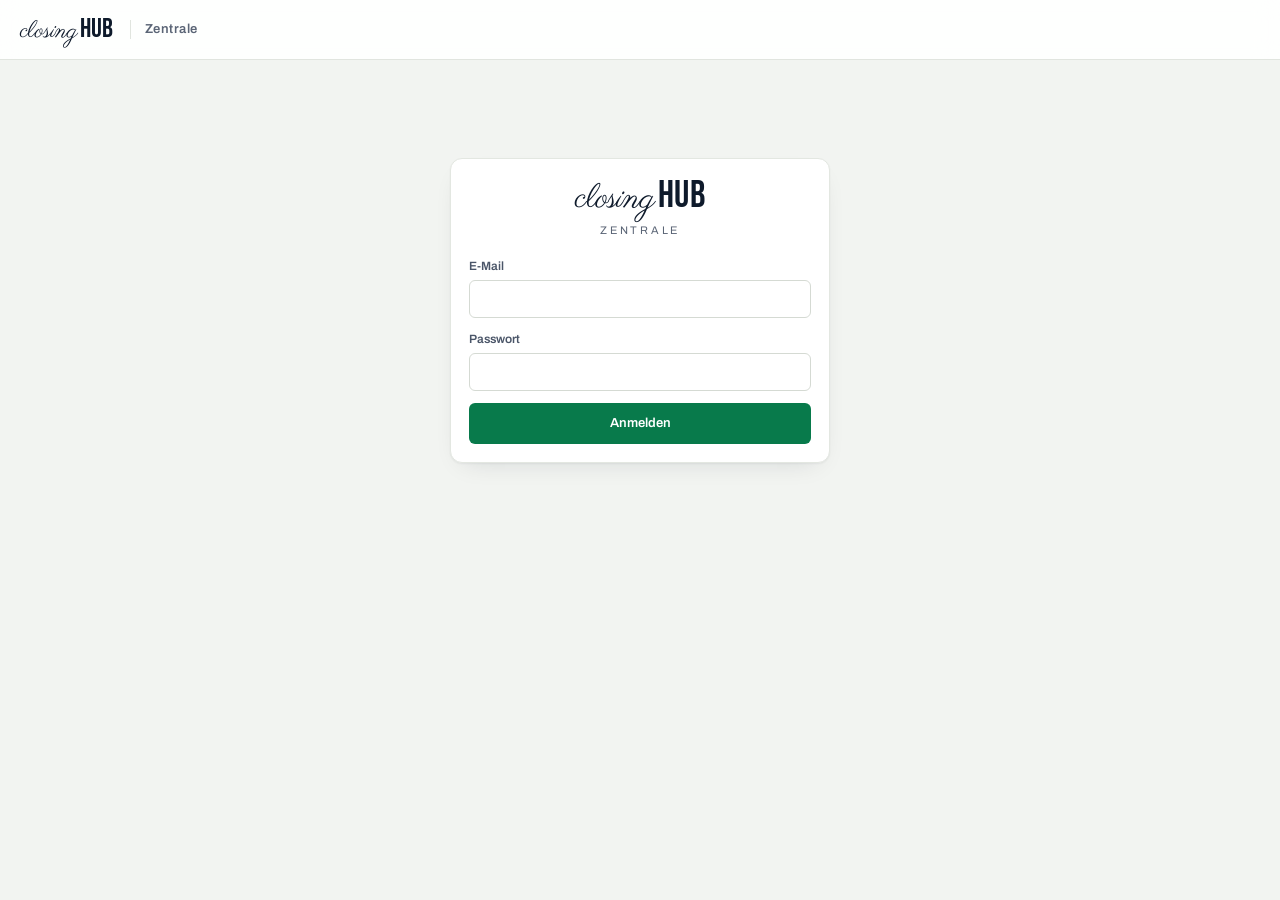
<file: zentrale.html>
<!DOCTYPE html>
<html lang="de">
<head>
<meta charset="utf-8">
<meta name="viewport" content="width=device-width, initial-scale=1">
<meta name="robots" content="noindex, nofollow">
<title>Zentrale · ClosingHub</title>
<link rel="icon" href="data:image/svg+xml,%3Csvg xmlns=%22http://www.w3.org/2000/svg%22 viewBox=%220 0 64 64%22%3E%3Crect width=%2264%22 height=%2264%22 rx=%2214%22 fill=%22%230E1A2B%22/%3E%3Ctext x=%2232%22 y=%2248%22 text-anchor=%22middle%22 font-family=%22Arial Black,Arial%22 font-weight=%22900%22 font-size=%2246%22 fill=%22%23ffffff%22%3EH%3C/text%3E%3C/svg%3E">
<link rel="stylesheet" href="assets/fonts/fonts.css">
<style>
  :root{--bg:#0A0A0B;--bg2:#111113;--card:#141416;--line:#232327;--fg:#F5F5F5;--muted:#8B8B93;--gold:#D4A843;--grad:linear-gradient(135deg,#F3D58A,#D4A843 50%,#A97C22);--ok:#5FBF7A;--warn:#E0A84A;--bad:#E06A6A}
  *{box-sizing:border-box;margin:0;padding:0}
  html,body{background:var(--bg);color:var(--fg);font-family:Inter,system-ui,sans-serif;font-size:14px;line-height:1.5}
  a{color:inherit;text-decoration:none}
  button,input,select,textarea{font:inherit;color:inherit}
  .gold{background:var(--grad);-webkit-background-clip:text;background-clip:text;color:transparent}
  .muted{color:var(--muted)}
  .logo{display:inline-flex;align-items:baseline;white-space:nowrap;line-height:1;font-size:24px}
  .logo .l1{font-family:Parisienne,cursive;margin-right:.08em}
  .logo .l2{font-family:'Bebas Neue',sans-serif;font-size:1.12em;letter-spacing:.01em;background:var(--grad);-webkit-background-clip:text;background-clip:text;color:transparent}

  .top{position:sticky;top:0;z-index:30;height:60px;display:flex;align-items:center;gap:16px;padding:0 20px;background:rgba(10,10,11,.88);backdrop-filter:blur(12px);border-bottom:1px solid var(--line)}
  .top .tag{font-size:11px;letter-spacing:.25em;text-transform:uppercase;color:var(--muted);border-left:1px solid var(--line);padding-left:14px}
  .top .sp{flex:1}
  .top .search{width:260px;max-width:30vw}
  .layout{display:grid;grid-template-columns:230px 1fr;min-height:calc(100vh - 60px)}
  .side{border-right:1px solid var(--line);padding:16px 12px;position:sticky;top:60px;height:calc(100vh - 60px);overflow:auto}
  .side a{display:flex;align-items:center;gap:10px;padding:10px 12px;border-radius:10px;color:var(--muted);font-weight:500;transition:background .15s,color .15s}
  .side a:hover{background:var(--bg2);color:var(--fg)}
  .side a.on{background:#1a1710;color:var(--fg)}
  .side a.on svg{color:var(--gold)}
  .side .grp{font-size:10px;letter-spacing:.2em;text-transform:uppercase;color:#5d5d64;margin:16px 12px 6px}
  .side .bdg{margin-left:auto;font-size:11px;background:var(--gold);color:#111;border-radius:99px;padding:0 7px;font-weight:700}
  .main{padding:26px 28px 60px;min-width:0}
  .h1{font-size:24px;font-weight:700;letter-spacing:-.01em}
  .sub{color:var(--muted);margin:2px 0 20px}
  .row{display:flex;gap:10px;align-items:center;flex-wrap:wrap}
  .between{justify-content:space-between}
  .grid{display:grid;gap:14px}
  .g4{grid-template-columns:repeat(4,1fr)} .g3{grid-template-columns:repeat(3,1fr)} .g2{grid-template-columns:repeat(2,1fr)}
  .card{background:var(--card);border:1px solid var(--line);border-radius:16px;padding:18px}
  .card h3{font-size:14px;font-weight:600;margin-bottom:12px}
  .kpi .l{font-size:12px;color:var(--muted)} .kpi .v{font-size:28px;font-weight:700;margin-top:4px;letter-spacing:-.02em} .kpi .s{font-size:12px;margin-top:2px;color:var(--muted)}
  .up{color:var(--ok)} .down{color:var(--bad)}
  .btn{display:inline-flex;align-items:center;gap:6px;border-radius:10px;padding:8px 14px;font-weight:600;font-size:13px;cursor:pointer;border:1px solid var(--line);background:var(--bg2);transition:border-color .15s,transform .1s}
  .btn:hover{border-color:var(--gold)} .btn:active{transform:scale(.97)}
  .btn.gold-b{background:var(--grad);color:#111;border:0}
  .btn.sm{padding:5px 10px;font-size:12px}
  .btn.red:hover{border-color:var(--bad);color:var(--bad)}
  .in,select.in,textarea.in{width:100%;background:var(--bg);border:1px solid var(--line);border-radius:10px;padding:9px 12px;outline:none}
  .in:focus{border-color:var(--gold)}
  label.f{display:grid;gap:5px;font-size:12px;color:var(--muted)}
  table{width:100%;border-collapse:collapse}
  th{text-align:left;font-size:11px;letter-spacing:.08em;text-transform:uppercase;color:var(--muted);font-weight:600;padding:10px 12px;border-bottom:1px solid var(--line)}
  td{padding:11px 12px;border-bottom:1px solid var(--line);vertical-align:middle}
  tr:last-child td{border-bottom:0}
  tbody tr:hover{background:#17171a}
  .tw{overflow-x:auto;padding:0}
  .pill{display:inline-block;font-size:11px;font-weight:600;padding:2px 9px;border-radius:99px;border:1px solid var(--line);white-space:nowrap}
  .p-ok{color:var(--ok);border-color:#2c4a34} .p-warn{color:var(--warn);border-color:#4d3d22} .p-bad{color:var(--bad);border-color:#F3C9C4} .p-gold{color:var(--gold);border-color:#4a3c1c}
  .tabs{display:flex;gap:6px;margin-bottom:16px;flex-wrap:wrap}
  .tabs button{border:1px solid var(--line);background:none;border-radius:99px;padding:6px 14px;cursor:pointer;color:var(--muted);font-weight:500}
  .tabs button.on{border-color:var(--gold);color:var(--fg);background:#1a1710}
  .bar{height:8px;border-radius:9px;background:#1f1f23;overflow:hidden} .bar i{display:block;height:100%;background:var(--grad);border-radius:9px}
  .item{display:flex;gap:14px;align-items:flex-start;padding:14px 0;border-top:1px solid var(--line)} .item:first-child{border-top:0}
  .ico{width:36px;height:36px;border-radius:50%;border:1px solid #3a3222;display:grid;place-items:center;flex:none;color:var(--gold)}
  .empty{padding:40px;text-align:center;color:var(--muted)}
  .demo{font-size:12px;color:var(--warn);border:1px dashed #4d3d22;border-radius:10px;padding:8px 12px;margin-bottom:18px}
  .switch{position:relative;width:38px;height:22px;flex:none;cursor:pointer}
  .switch input{opacity:0;width:0;height:0}
  .switch span{position:absolute;inset:0;background:#2a2a2f;border-radius:99px;transition:.2s}
  .switch span:before{content:'';position:absolute;width:16px;height:16px;left:3px;top:3px;background:#fff;border-radius:50%;transition:.2s}
  .switch input:checked+span{background:var(--gold)} .switch input:checked+span:before{transform:translateX(16px)}
  .ticker{height:38px;border:1px solid var(--line);border-radius:12px;overflow:hidden;position:relative;background:var(--bg2);display:flex;align-items:center}
  .ticker .lab{position:relative;z-index:2;padding:0 12px;height:100%;display:flex;align-items:center;background:var(--bg2);color:var(--gold);font-weight:600;font-size:12px;border-right:1px solid var(--line)}
  .ticker .track{display:flex;gap:40px;white-space:nowrap;animation:run 30s linear infinite;padding-left:20px;font-size:13px}
  .ticker .track b{color:var(--gold);font-weight:600}
  @keyframes run{from{transform:translateX(0)}to{transform:translateX(-50%)}}
  .chat{display:flex;flex-direction:column;gap:10px;max-height:380px;overflow:auto;padding:4px}
  .msg{max-width:78%;padding:10px 14px;border-radius:14px;background:var(--bg2);border:1px solid var(--line)}
  .msg.me{align-self:flex-end;background:#1a1710;border-color:#3a3222}
  .msg small{display:block;color:var(--muted);font-size:11px;margin-top:4px}
  .list-sel{cursor:pointer;padding:12px;border-radius:12px;border:1px solid transparent}
  .list-sel:hover{background:var(--bg2)} .list-sel.on{border-color:var(--gold);background:#1a1710}
  .modal{position:fixed;inset:0;background:rgba(0,0,0,.7);backdrop-filter:blur(5px);display:none;align-items:center;justify-content:center;z-index:60;padding:16px}
  .modal.open{display:flex}
  .modal .card{width:100%;max-width:560px;max-height:88vh;overflow:auto}
  .mclose{position:sticky;top:0;float:right;margin:-8px -8px 6px 12px;width:34px;height:34px;border-radius:50%;display:grid;place-items:center;border:1px solid var(--rule,#D5DAD3);background:#fff;color:#0E1A2B;cursor:pointer;z-index:5;padding:0}
  .mclose:hover{border-color:#0E1A2B}
  .toast{position:fixed;bottom:20px;left:50%;transform:translateX(-50%) translateY(80px);background:var(--card);border:1px solid var(--gold);padding:10px 18px;border-radius:12px;transition:transform .3s;z-index:70}
  .toast.show{transform:translateX(-50%) translateY(0)}
  svg{flex:none}
  .chart text{fill:var(--muted);font-size:11px}
  .supg{grid-template-columns:320px 1fr}.dashg{grid-template-columns:1.6fr 1fr}
  @media(max-width:1100px){.g4{grid-template-columns:repeat(2,1fr)}.g3{grid-template-columns:1fr 1fr}}
  @media(max-width:820px){
    .layout{grid-template-columns:1fr}
    .side{position:sticky;top:60px;height:auto;display:flex;gap:4px;overflow-x:auto;padding:8px;border-right:0;border-bottom:1px solid var(--line);background:var(--bg);z-index:20}
    .side .grp{display:none} .side a{white-space:nowrap;padding:8px 12px}
    .main{padding:18px 14px 50px} .g2,.g3,.supg,.dashg{grid-template-columns:1fr} .top .search,.top .tag{display:none}
  }
  @media(max-width:480px){.g4{grid-template-columns:1fr 1fr}.kpi .v{font-size:22px}}
  @media print{.top,.side,.no-print{display:none!important}}

  /* Logo-Animation: Linien von „closing“ leuchten nach und nach auf wie ein LED-Band (≈6 s) */
  .l1{position:relative;display:inline-block}
  .l1 .ink{display:inline-block;opacity:.38}
  .light .l1 .ink{opacity:1}
  .l1 .glow{position:absolute;left:0;top:0;pointer-events:none;color:#fff;
    text-shadow:0 0 1px #fff,0 0 2px rgba(255,255,255,.95),0 0 5px rgba(255,255,255,.6);
    clip-path:inset(-60% -25% -70% -15%)}
  .play .l1 .glow{animation:chGlow 6s linear .3s both}
  @keyframes chGlow{
    0%{clip-path:inset(-60% 100% -70% -15%)} 10%{clip-path:inset(-60% 97% -70% -15%)} 30%{clip-path:inset(-60% 72% -70% -15%)}
    50%{clip-path:inset(-60% 50% -70% -15%)} 70%{clip-path:inset(-60% 28% -70% -15%)} 88%{clip-path:inset(-60% 8% -70% -15%)}
    100%{clip-path:inset(-60% -25% -70% -15%)} }
  @keyframes chDot{
    0%{left:2%;top:18%;opacity:0;transform:translate(-50%,-50%) scale(.3)}
    5%{opacity:1;transform:translate(-50%,-50%) scale(1.25)} 10%{left:3%;top:22%;transform:translate(-50%,-50%) scale(1)}
    30%{left:28%;top:58%} 50%{left:50%;top:42%} 70%{left:72%;top:58%} 88%{left:92%;top:50%;opacity:1}
    100%{left:100%;top:50%;opacity:0;transform:translate(-50%,-50%) scale(.5)} }
  .light .l1 .glow{color:inherit;text-shadow:none}
  @media (prefers-reduced-motion:reduce){.play .l1 .glow{animation:none}}

  /* Original-Logo als Bild: „closing“ leuchtet wie ein LED-Band auf (≈6 s) */
  .lgi{position:relative;display:inline-block;height:1.25em;aspect-ratio:507/160;vertical-align:middle;line-height:0}
  .lgi i{position:absolute;inset:0;background-position:center;background-size:contain;background-repeat:no-repeat}
  .lgi .lg-hub{background-image:url([data-uri])}
  .lgi .lg-c{background-image:url([data-uri])}

  .lgi canvas{position:absolute;inset:0;width:100%;height:100%;pointer-events:none}
  .lgi .lg-c{opacity:.38}
  .lgi .lg-lit{filter:drop-shadow(0 0 1px #fff) drop-shadow(0 0 3px rgba(255,255,255,.75))}
  .lgi .lg-head{filter:drop-shadow(0 0 2px #fff) drop-shadow(0 0 5px #fff) drop-shadow(0 0 10px rgba(255,255,255,.75))}
  .lgi .lg-hub{opacity:.28}
  .lgi.hub-on .lg-hub{opacity:1;filter:brightness(1.3) saturate(1.25) drop-shadow(0 0 2px rgba(255,220,80,.95)) drop-shadow(0 0 7px rgba(255,205,50,.6)) drop-shadow(0 0 14px rgba(255,190,40,.3))}
  .light .lgi .lg-c{opacity:1;filter:brightness(.12)}
  .light .lgi canvas{display:none}
  .light .lgi .lg-hub{opacity:1!important;filter:none!important}
  details.rt{border:1px solid var(--line);border-radius:12px;padding:12px 14px;margin-top:10px;background:var(--bg2)}
  details.rt summary{cursor:pointer;list-style:none;display:flex;align-items:center}
  details.rt summary::before{content:'▸';color:var(--gold);margin-right:10px;transition:transform .2s}
  details.rt[open] summary::before{transform:rotate(90deg)}
</style>
<style id="vertrag-theme">
  /* ClosingHub Vertragsdesign: Papier, Tinte, Abschluss-Grün */
  :root{--bg:#F2F4F1;--bg2:#F7F8F6;--card:#FFFFFF;--line:#E1E5DF;--fg:#0E1A2B;--muted:#5B6576;--gold:#087A4B;--grad:#087A4B;--ok:#087A4B;--warn:#A15C07;--bad:#B42318;
    --ink:#0E1A2B;--deal:#087A4B;--deal-press:#06603B;--deal-soft:#E3F1EA;--pen:#1F3FBF;--seal:#B8860B;--navy-line:#22324A;--navy-text:#C9D3E3}
  html,body{font-family:Archivo,system-ui,sans-serif;font-size:14.5px;-webkit-font-smoothing:antialiased}
  .gold{background:none;-webkit-background-clip:border-box;background-clip:border-box;color:var(--deal)}
  .logo{color:var(--ink)}
  .logo .l1{font-family:Parisienne,cursive}
  .logo .l2{font-family:"Bebas Neue",sans-serif;background:none;-webkit-background-clip:border-box;background-clip:border-box;color:var(--ink)}
  .top{background:rgba(255,255,255,.92);border-bottom:1px solid var(--line)}
  .top .tag{color:var(--muted);letter-spacing:.04em;text-transform:none;font-size:13px;font-weight:600}
  .side{background:var(--bg)}
  .side a{color:#3B4657;font-weight:600}
  .side a:hover{background:#E8ECE6;color:var(--ink)}
  .side a.on{background:var(--ink);color:#fff}
  .side a.on svg{color:#7FD1A8}
  .side .grp{color:#7A8494;letter-spacing:.04em;text-transform:none;font-size:12px;font-weight:700}
  .side .bdg{background:var(--deal);color:#fff}
  .side a.on .bdg{background:#fff;color:var(--ink)}
  .h1{font-weight:900;font-variation-settings:"wdth" 80;font-size:30px;letter-spacing:-.005em;line-height:1.05}
  .card{border-color:#E3E7E1;border-radius:12px;box-shadow:0 1px 2px rgba(14,26,43,.05),0 10px 26px -14px rgba(14,26,43,.16)}
  .card h3{font-weight:800;font-size:15px}
  .kpi .v{font-weight:900;font-variation-settings:"wdth" 78;font-size:32px}
  .btn{border-radius:6px;background:#fff;border-color:#D5DAD3;color:var(--ink)}
  .btn:hover{border-color:var(--ink)}
  .btn.gold-b{background:var(--deal);color:#fff}
  .btn.gold-b:hover{background:var(--deal-press)}
  .in,select.in,textarea.in{background:#fff;border-color:#D5DAD3;border-radius:6px;color:var(--ink)}
  .in:focus{border-color:var(--pen);box-shadow:0 0 0 3px rgba(31,63,191,.12)}
  label.f{color:#4A5568;font-weight:600}
  th{color:#6B7584;letter-spacing:.03em;text-transform:none;font-size:12px;font-weight:700;background:#FAFBF9}
  tbody tr:hover{background:#F7F8F6}
  .pill{border-color:#D5DAD3}
  .p-ok{color:var(--deal);border-color:#BFE0CF;background:var(--deal-soft)}
  .p-warn{color:var(--warn);border-color:#F1D6AE;background:#FFF6E8}
  .p-bad{color:var(--bad);border-color:#F3C9C4;background:#FDF0EE}
  .p-gold{color:var(--pen);border-color:#C9D2F3;background:#EEF1FC}
  .tabs button{background:#fff;border-color:#D5DAD3;color:#4A5568;font-weight:600}
  .tabs button.on{background:var(--ink);border-color:var(--ink);color:#fff}
  .bar{background:#E4E8E2}
  .bar i{background:var(--deal)}
  .ico{border-color:#D5DAD3;color:var(--deal);background:#fff}
  .demo{color:var(--warn);border-color:#F1D6AE;background:#FFF9EF}
  .switch span{background:#CBD2C8}
  .switch input:checked+span{background:var(--deal)}
  .ticker{background:#fff}
  .ticker .lab{background:var(--ink);color:#fff;border-right:0}
  .ticker .track b{color:var(--deal)}
  .msg{background:#fff}
  .msg.me{background:var(--deal-soft);border-color:#BFE0CF}
  .list-sel:hover{background:#F2F4F1}
  .list-sel.on{border-color:var(--ink);background:#fff}
  .modal{background:rgba(14,26,43,.45)}
  .toast{background:var(--ink);color:#fff;border-color:var(--ink)}
  details.rt{background:#fff}
  details.rt summary::before{color:var(--deal)}
  .chart text{fill:#6B7584}
  :focus-visible{outline:2px solid var(--pen);outline-offset:2px}
  @media(max-width:820px){.side{background:var(--bg)}}
</style>

</head>
<body>
<div class="top">
  <a href="#dashboard" class="logo play"><span class="l1">closing</span><span class="l2">HUB</span></a>
  <span class="tag">Zentrale</span>
  <span class="sp"></span>
  <input class="in search" id="q" placeholder="Suchen: Member, Rechnung, Ticket …">
  <a class="btn sm" href="partner.html" target="_blank">Partnerportal ↗</a>
  <a class="btn sm" href="portal.html" target="_blank">Auftraggeberportal ↗</a>
  <a class="btn sm" href="index.html" target="_blank">Website ↗</a>
  <a class="btn sm" href="app.html" target="_blank">App ↗</a>
</div>
<div class="layout">
  <nav class="side" id="side"></nav>
  <main class="main" id="main"></main>
</div>
<div class="modal" id="modal"><div class="card" id="mbox"></div></div>
<div class="toast" id="toast"></div>

<script>
/* ===== Icons ===== */
const I = {
  dash:'<path d="M3 13h8V3H3zM13 21h8V11h-8zM3 21h8v-6H3zM13 3v6h8V3z"/>',
  bell:'<path d="M18 8a6 6 0 0 0-12 0c0 7-3 9-3 9h18s-3-2-3-9"/><path d="M13.7 21a2 2 0 0 1-3.4 0"/>',
  spark:'<path d="M12 3l1.9 5.1L19 10l-5.1 1.9L12 17l-1.9-5.1L5 10l5.1-1.9z"/><path d="M19 17l.8 2.2L22 20l-2.2.8L19 23l-.8-2.2L16 20l2.2-.8z"/>',
  ticker:'<rect x="2" y="7" width="20" height="10" rx="2"/><path d="M6 12h4M14 12h4"/>',
  invoice:'<path d="M6 2h9l5 5v15H6z"/><path d="M14 2v6h6M9 13h6M9 17h6"/>',
  support:'<path d="M21 15a2 2 0 0 1-2 2H7l-4 4V5a2 2 0 0 1 2-2h14a2 2 0 0 1 2 2z"/>',
  inbox:'<path d="M22 12h-6l-2 3h-4l-2-3H2"/><path d="M5.5 5h13L22 12v7a2 2 0 0 1-2 2H4a2 2 0 0 1-2-2v-7z"/>',
  users:'<circle cx="9" cy="8" r="4"/><path d="M1 21v-1a7 7 0 0 1 14 0v1M17 4a4 4 0 0 1 0 8M23 21v-1a7 7 0 0 0-5-6.7"/>',
  flame:'<path d="M12 2c1 4 5 6 5 11a5 5 0 0 1-10 0c0-2 1-3.5 2-4.5 0 2 1 3 2 3 0-3-1-6 1-9.5z"/>',
  shield:'<path d="M12 2l8 4v6c0 5-3.5 8.5-8 10-4.5-1.5-8-5-8-10V6z"/><path d="M9 12l2 2 4-4"/>',
  gear:'<circle cx="12" cy="12" r="3"/><path d="M19.4 15a1.7 1.7 0 0 0 .3 1.8l.1.1a2 2 0 1 1-2.8 2.8l-.1-.1a1.7 1.7 0 0 0-1.8-.3 1.7 1.7 0 0 0-1 1.5V21a2 2 0 1 1-4 0v-.1a1.7 1.7 0 0 0-1.1-1.5 1.7 1.7 0 0 0-1.8.3l-.1.1a2 2 0 1 1-2.8-2.8l.1-.1a1.7 1.7 0 0 0 .3-1.8 1.7 1.7 0 0 0-1.5-1H3a2 2 0 1 1 0-4h.1a1.7 1.7 0 0 0 1.5-1.1 1.7 1.7 0 0 0-.3-1.8l-.1-.1a2 2 0 1 1 2.8-2.8l.1.1a1.7 1.7 0 0 0 1.8.3H9a1.7 1.7 0 0 0 1-1.5V3a2 2 0 1 1 4 0v.1a1.7 1.7 0 0 0 1 1.5 1.7 1.7 0 0 0 1.8-.3l.1-.1a2 2 0 1 1 2.8 2.8l-.1.1a1.7 1.7 0 0 0-.3 1.8V9a1.7 1.7 0 0 0 1.5 1H21a2 2 0 1 1 0 4h-.1a1.7 1.7 0 0 0-1.5 1z"/>',
  pen:'<path d="M12 20h9"/><path d="M16.5 3.5a2.1 2.1 0 0 1 3 3L7 19l-4 1 1-4z"/>',
  check:'<path d="M20 6L9 17l-5-5"/>', x:'<path d="M18 6L6 18M6 6l12 12"/>',
  up:'<path d="M18 15l-6-6-6 6"/>', down:'<path d="M6 9l6 6 6-6"/>', trash:'<path d="M3 6h18M8 6V4h8v2M19 6l-1 14H6L5 6"/>',
  euro:'<path d="M18 7a7 7 0 1 0 0 10M4 10h10M4 14h10"/>', globe:'<circle cx="12" cy="12" r="10"/><path d="M2 12h20M12 2a15 15 0 0 1 0 20M12 2a15 15 0 0 0 0 20"/>'
};
const ic = (n,s=18) => `<svg width="${s}" height="${s}" viewBox="0 0 24 24" fill="none" stroke="currentColor" stroke-width="1.7" stroke-linecap="round" stroke-linejoin="round">${I[n]}</svg>`;

/* ===== Supabase-Verbindung ===== */
const SB_URL = 'https://bzcnqggwyfocpbkwqhsy.supabase.co';
const SB_KEY = 'sb_publishable_97FHvL7dI_g9ueRVwfhE6A_qv07CJ6D';
const SKEY = 'ch_zentrale_session';
let SESSION = null;
try{ SESSION = JSON.parse(localStorage.getItem(SKEY)); }catch(e){}
const keepSession = s => { SESSION = s; try{ s ? localStorage.setItem(SKEY, JSON.stringify(s)) : localStorage.removeItem(SKEY); }catch(e){} };

async function auth(grant, body){
  const r = await fetch(`${SB_URL}/auth/v1/token?grant_type=${grant}`, { method:'POST', headers:{ apikey:SB_KEY, 'Content-Type':'application/json' }, body:JSON.stringify(body) });
  const j = await r.json().catch(()=>({}));
  if(!r.ok) throw new Error(j.error_description || j.msg || j.message || 'Login fehlgeschlagen');
  keepSession({ access_token:j.access_token, refresh_token:j.refresh_token, expires_at:j.expires_at || (Date.now()/1000 + (j.expires_in||3600)), email:j.user && j.user.email });
}
async function refresh(){ if(!SESSION) throw new Error('nicht angemeldet'); await auth('refresh_token', { refresh_token:SESSION.refresh_token }); }

async function api(path, { method='GET', body, prefer } = {}, retry=true){
  if(SESSION && SESSION.expires_at - 60 < Date.now()/1000){ try{ await refresh(); }catch(e){ logout(); throw e; } }
  const headers = { apikey:SB_KEY, 'Content-Type':'application/json' };
  if(SESSION) headers.Authorization = 'Bearer ' + SESSION.access_token;
  if(prefer) headers.Prefer = prefer;
  const r = await fetch(`${SB_URL}/rest/v1/${path}`, { method, headers, body: body!==undefined ? JSON.stringify(body) : undefined });
  if(r.status===401 && retry && SESSION){ try{ await refresh(); return api(path, { method, body, prefer }, false); }catch(e){ logout(); throw e; } }
  if(!r.ok){ const j = await r.json().catch(()=>({})); throw new Error(j.message || ('Fehler ' + r.status)); }
  const t = await r.text(); return t ? JSON.parse(t) : null;
}
const q = (p, o) => api(p, o).catch(e => { toast('⚠️ ' + e.message); throw e; });

function logout(){ keepSession(null); render(); }

/* ===== Daten ===== */
const DEFAULT_SETTINGS = {
  plus:9.99, plusY:119.88, premiumM:19.99, premiumY:239.88, unlock:25, hire:0, marketFee:9.9, topJob:19, jobFee:0, vat:21,
  dayoneTotal:250, dayoneFreeMonths:12, dayonePremiumMonths:3, maxPerCountry:1000, perCategory:10,
  heroTop:'Mehr closen –', heroGold:'mehr verdienen.', heroSub:'Die Plattform für Closer & Setter, die mehr wollen.', heroLead:'Attraktive Jobs, motivierender Feed, Kontakte auch in deiner Nähe und mehr besondere Member-Vorteile, die dich jeden Tag besser machen – für maximale Abschlüsse.',
  features:{arena:false, marketplace:true, stories:true, breathing:true, forum:true, topjobs:true, waitlistOpen:true}
};
// Beispielbereiche, bis die App echte Member hat
const DEMO = {
  members:null,
  queue:[],
  reports:[]
};
let D = { settings:structuredClone(DEFAULT_SETTINGS), jobs:[], clients:[], waitlist:[], requests:[], ticker:[], invoices:[], tickets:[], ai:[], ...structuredClone(DEMO) };
let LOADED = false;
const save = () => {}; // Beispielbereiche werden nicht gespeichert

const fmtAt = iso => { const d=new Date(iso), now=new Date(); const same=d.toDateString()===now.toDateString(); return same ? 'heute ' + d.toLocaleTimeString('de-DE',{hour:'2-digit',minute:'2-digit'}) : d.toLocaleDateString('de-DE'); };

const MARKT_DEFAULT=['1:1 Closing-Coaching','1:1 Setter-Coaching','Chat-Setting-Training','Einwandbehandlung-Training','Kaltakquise-Training','Sprach- und Stimmtraining','Auftreten im Video-Call','Call-Analyse','Chat-Analyse','Skripte anfertigen','Fertige Skripte nach Branche','Vorlagen & Leitfäden','Mindset-Coaching','Bewerbungs-Check','Angebots-Check','Personal Branding','Start in die Selbstständigkeit','CRM- und KI-Tools im Vertrieb','Mini-Kurse für Einsteiger'];
const LOADERR={jobs:'',clients:''};
const loadNote=k=>LOADERR[k]?`<div class="card" style="border-color:#b4543c;margin-bottom:14px"><b>⚠️ Daten konnten nicht geladen werden:</b> ${esc(LOADERR[k])}</div>`:'';
async function refreshData(b){ if(b) b.disabled=true; try{ await loadAll(); drawNav(); $('main').innerHTML=(PAGES[route()]||dashboard)(); toast('Aktualisiert'); }catch(e){ toast('⚠️ '+e.message); if(b) b.disabled=false; } }
async function loadAll(){
  { const adm=await api('rpc/is_admin',{method:'POST',body:{}}).catch(()=>null); if(adm!==true){ keepSession(null); LOADED=false; setTimeout(()=>{ render(); setTimeout(()=>{ const e=document.getElementById('lerr'); if(e){ e.innerHTML='Kein Zugang: Die Zentrale ist nur für das ClosingHub-Team. Mitglieder melden sich in der App an: <a href="/app" style="text-decoration:underline">getclosinghub.com/app</a>'; e.style.display='block'; } },50); },0); throw new Error('Kein Zugang'); } }
  { const pr=await api('partners?select=*&order=sort.asc,id.asc').catch(()=>null); ptSet(pr); D.guests = pr===null ? null : (await api('partner_guests?select=*&order=slot.asc').catch(()=>[])); }
  const [wl, cr, st, tk, inv, tix, ai, jb, cl] = await Promise.all([
    q('waitlist?select=*&order=created_at.desc'),
    q('contact_requests?select=*&order=created_at.desc'),
    q('settings?select=key,value'),
    q('ticker?select=*&order=sort.asc,id.asc'),
    q('invoices?select=*&order=created_at.desc'),
    q('tickets?select=*&order=created_at.desc'),
    q('ai_suggestions?select=*&order=created_at.desc'),
    api('jobs?select=*&order=created_at.desc').then(r=>{LOADERR.jobs='';return r;}).catch(e=>{LOADERR.jobs=e.message;return [];}),
    api('clients?select=*&order=created_at.desc').then(r=>{LOADERR.clients='';return r;}).catch(e=>{LOADERR.clients=e.message;return [];})
  ]);
  D.waitlist = wl.map(w=>({ id:w.id, name:w.name, email:w.email, abo:w.abo, at:w.created_at, quelle:w.quelle||'', token:w.invite_token||null, member:w.member_id||null }));
  D.requests = cr.map(r=>({ id:r.id, type:r.typ==='werbung'?'Werbung':r.typ==='sonstiges'?'Sonstiges':'Auftraggeber', name:r.firma ? `${r.firma} · ${r.name}` : r.name, email:r.email, text:r.nachricht||'', at:fmtAt(r.created_at), st:r.status }));
  const S = Object.fromEntries(st.map(x=>[x.key,x.value]));
  const p=S.preise||{}, d1=S.dayone||{}, li=S.limits||{}, h=S.hero||{}; D.recht=S.recht||{}; D.gate=S.app_gate||{}; fxLoad(S); setTimeout(()=>{ mxLoad(); meldLoad(); ptzLoad(); paLoad(); },600); D.markt=(S.markt&&Array.isArray(S.markt.services)&&S.markt.services.length)?S.markt.services:MARKT_DEFAULT.slice();
  D.settings = { ...DEFAULT_SETTINGS, ...p, dayoneTotal:d1.total??250, dayoneFreeMonths:d1.freeMonths??12, dayonePremiumMonths:d1.premiumMonths??3,
    maxPerCountry:li.maxPerCountry??1000, perCategory:li.perCategory??10, heroTop:h.top??DEFAULT_SETTINGS.heroTop, heroGold:h.gold??DEFAULT_SETTINGS.heroGold, heroSub:h.sub??DEFAULT_SETTINGS.heroSub, heroLead:h.lead??DEFAULT_SETTINGS.heroLead,
    features:{ ...DEFAULT_SETTINGS.features, ...(S.features||{}) } };
  D.ticker = tk.map(t=>({ id:t.id, title:t.title, offer:t.offer, partner:t.partner||'', price:+t.price||0, until:t.until||'', on:t.active, sort:t.sort, link:t.link||'' }));
  D.invoices = inv.map(i=>({ id:i.id, no:i.no, date:i.created_at.slice(0,10), cust:i.customer, email:i.email||'', item:i.item, net:+i.net, vat:+i.vat, st:i.status, client_id:i.client_id??null }));
  D.tickets = tix.map(t=>({ id:t.id, from:t.from_name, email:t.email, topic:t.topic, prio:t.prio, st:t.status, msgs:t.messages||[] }));
  D.ai = ai.map(a=>({ id:a.id, area:a.area||'Allgemein', title:a.title, text:a.text||'', why:a.why||'', impact:a.impact||'', st:a.status, t:fmtAt(a.created_at) }));
  D.jobs = jb||[]; D.clients = cl||[]; setTimeout(autoPrep,50);
  { const mb=await api('members?select=*&order=created_at.desc').catch(()=>null); D.members=mb; D.proofs = mb===null ? [] : ((await api('member_proofs?select=*&order=created_at.desc').catch(()=>[]))||[]); await mbAutoRise(); }
  LOADED = true;
}

/* ===== Helfer ===== */
const eur = n => (+n).toLocaleString('de-DE',{style:'currency',currency:'EUR'});
const esc = s => String(s??'').replace(/[&<>"]/g,c=>({'&':'&amp;','<':'&lt;','>':'&gt;','"':'&quot;'}[c]));
const $ = id => document.getElementById(id);
function toast(t){ const e=$('toast'); e.textContent=t; e.classList.add('show'); clearTimeout(e._t); e._t=setTimeout(()=>e.classList.remove('show'),2600); }
function openModal(html){ $('mbox').innerHTML='<button type="button" class="mclose" onclick="closeModal()" aria-label="Schließen" title="Schließen"><svg width="16" height="16" viewBox="0 0 24 24" fill="none" stroke="currentColor" stroke-width="2.4" stroke-linecap="round"><path d="M6 6l12 12M18 6L6 18"/></svg></button>'+html; $('modal').classList.add('open'); }
function closeModal(){ $('modal').classList.remove('open'); }
/* Fenster schließen sich nur über das X (oder Abbrechen) – kein Schließen durch Klick daneben oder Esc, damit nichts Eingetipptes verloren geht */
const pill = st => { const m={'bestätigt':'p-ok',bezahlt:'p-ok',gelöst:'p-ok',aktiv:'p-ok',übernommen:'p-ok',beantwortet:'p-ok',offen:'p-warn',neu:'p-gold',wartet:'p-warn',einbehalten:'p-gold',überfällig:'p-bad',gesperrt:'p-bad','gekündigt':'p-bad',online:'p-ok','wartet auf Prüfung':'p-gold',abgelehnt:'p-bad',später:'p-warn',hoch:'p-bad',normal:'',niedrig:''}; return `<span class="pill ${m[st]||''}">${esc(st)}</span>`; };
const gross = inv => inv.net*(1+(inv.vat ?? D.settings.vat)/100);
const demoNote = t => `<div class="demo">${t}</div>`;

/* ===== Navigation ===== */
const NAV = [
  ['Übersicht'],
  ['dashboard','Dashboard','dash'],
  ['mitteilungen','KI-Mitteilungen','spark', ()=>D.ai.filter(a=>a.st==='neu').length],
  ['Geschäft'],
  ['auftraggeber','Auftraggeber','users', ()=>D.jobs.filter(j=>j.status==='anfrage'||(j.status==='entwurf'&&j.client_note)||(j.status==='live'&&j.rechnung_offen)||(j.status==='live'&&j.aenderung)).length],
  ['rechnungen','Rechnungen','invoice', ()=>D.invoices.filter(i=>i.st==='überfällig').length],
  ['laufband','Laufband & Angebote','ticker'],
  ['anfragen','Anfragen & Warteliste','inbox', ()=>D.requests.filter(r=>r.st==='neu').length],
  ['partner','Partner','users', ()=>(D.prow||[]).filter(r=>r.draft).length+((D.pa&&D.pa.freigaben)||[]).filter(x=>x.status==='eingereicht').length+((D.pa&&D.pa.meldungen)||[]).filter(x=>x.status==='neu').length],
  ['Community'],
  ['support','Support','support', ()=>D.tickets.filter(t=>t.st==='offen').length],
  ['member','Member','users', ()=>(D.proofs||[]).filter(p=>p.status==='offen').length],
  ['moderation','Prüfen & Meldungen','shield', ()=>D.queue.length+D.reports.length],
  ['marktx','Forum','users', ()=>0],
  ['mitmachx','Mitmach-Karten','flame', ()=>0],
  ['punktex','Punktesystem','shield', ()=>{ const P=D.ptz; if(!P||!P.gutscheine) return 0; const tb=(P.medaillen||[]).find(m=>m.code==='top_beitrag'); return P.gutscheine.filter(g=>g.status==='eingeloest').length+((P.mitglieder>=500&&tb&&tb.schwelle<50)?1:0); }],
  ['feedx','Feed & Battle','flame', ()=>{ try{ const b=D.battle; if(!b||!b.on||!b.start) return 0; const i=bxInfo().i; return (b.queue.length-i-1)<=7?'!':0; }catch(e){ return 0; } }],
  ['System'],
  ['inhalte','Website & App','pen'],
  ['einstellungen','Preise & Einstellungen','gear']
];
const route = () => (location.hash.slice(1)||'dashboard').split('?')[0];
function drawNav(){
  const r=route();
  $('side').innerHTML = NAV.map(n => n.length===1 ? `<div class="grp">${n[0]}</div>` :
    `<a href="#${n[0]}" class="${r===n[0]?'on':''}">${ic(n[2])}<span>${n[1]}</span>${n[3]&&n[3]()?`<span class="bdg">${n[3]()}</span>`:''}</a>`).join('');
}

/* ===== Login ===== */
function loginView(){
  return `<div style="max-width:380px;margin:8vh auto" class="card">
    <div style="text-align:center;margin-bottom:18px"><span class="logo play" style="font-size:34px"><span class="l1">closing</span><span class="l2">HUB</span></span><div class="muted" style="font-size:11px;letter-spacing:.25em;text-transform:uppercase;margin-top:6px">Zentrale</div></div>
    <form id="lf" class="grid" style="gap:12px">
      <label class="f">E-Mail<input class="in" id="le" type="email" autocomplete="username" required></label>
      <label class="f">Passwort<input class="in" id="lp" type="password" autocomplete="current-password" required></label>
      <p id="lerr" class="down" style="display:none;font-size:13px"></p>
      <button class="btn gold-b" style="justify-content:center;padding:11px">Anmelden</button>
    </form></div>`;
}
document.addEventListener('submit', async e=>{
  if(e.target.id!=='lf') return; e.preventDefault();
  const b=e.target.querySelector('button'), err=$('lerr'); err.style.display='none'; b.disabled=true; b.textContent='Anmelden …';
  try{ await auth('password',{ email:$('le').value.trim(), password:$('lp').value }); LOADED=false; render(); }
  catch(x){ err.textContent = /invalid/i.test(x.message) ? 'E-Mail oder Passwort falsch.' : x.message; err.style.display='block'; b.disabled=false; b.textContent='Anmelden'; }
});


/* ===== Stellenangebote ===== */
let jobTab='anfrage';
const JOB_FIELDS=[
  ['titel','Titel','text','z. B. High-Ticket Closer Coaching (Remote)'],
  ['rolle','Gesucht','select',['Closer','Setter','Closer & Setter','Vertrieb','Sonstiges']],
  ['branche','Branche','text','z. B. Coaching'],
  ['produkt','Produkt / Angebot','text','Was wird verkauft?'],
  ['ticket','Ticketgröße','text','z. B. 3.000–8.000 €'],
  ['provision','Provision','text','z. B. 10 % pro Abschluss'],
  ['fixum','Fixum (optional)','text','z. B. 1.500 € / Monat'],
  ['modell','Arbeitsmodell','select',['Remote','Vor Ort','Hybrid']],
  ['region','Region','text','z. B. DACH'],
  ['umfang','Umfang','text','z. B. Freelance, ca. 20 Std./Woche'],
  ['start_text','Start','text','z. B. ab sofort'],
  ['auftragsdauer','Auftragsdauer','text','z. B. 3 Monate oder unbefristet'],
];
const jobDays = j => j.expires_at ? Math.max(0, Math.ceil((new Date(j.expires_at)-Date.now())/864e5)) : null;
function stellenBlock(){
  const by=s=>D.jobs.filter(j=>j.status===s);
  const tabs=[['anfrage','Anfragen'],['entwurf','Entwürfe'],['freigabe','Beim Auftraggeber'],['live','Live'],['beendet','Beendet']];
  const list=by(jobTab);
  const card=j=>`<div class="card"><div class="row between"><div class="row"><span class="pill ${j.top?'p-gold':''}">${j.top?'★ Top-Job':esc(j.rolle||'Anfrage')}</span><b>${esc(j.titel||j.firma||'Neue Anfrage')}</b>${j.top_wunsch&&!j.top?'<span class="pill p-gold">★ Top-Job gewünscht</span>':''}${j.client_id?'<span class="pill">Portal</span>':''}</div>
      <span class="muted" style="font-size:12px">${fmtAt(j.created_at)}</span></div>
    <div class="muted" style="font-size:12px;margin-top:4px">${esc(j.firma||'–')} · ${esc(j.kontakt_name||'')} ${j.kontakt_email?'· '+esc(j.kontakt_email):''}</div>
    ${j.client_note&&j.status==='entwurf'?`<p style="margin-top:10px;border:1px solid var(--gold);border-radius:10px;padding:10px 12px"><b class="gold">Änderungswunsch vom Auftraggeber:</b><br><span style="white-space:pre-wrap">${esc(j.client_note)}</span></p>`:''}
    ${j.status==='freigabe'?`<p class="gold" style="font-size:12.5px;margin-top:8px">Wartet darauf, dass der Auftraggeber die Anzeige im Portal prüft und veröffentlicht.</p>`:''}
    ${j.rechnung_offen&&j.status==='live'?`<p class="gold" style="font-size:12.5px;margin-top:8px">Vom Auftraggeber selbst veröffentlicht · Rechnung noch offen</p>`:''}
    ${j.aenderung&&j.status==='live'?jobDiff(j):''}
    ${j.status==='anfrage'?`${j.beschreibung?`<p style="margin-top:10px"><span class="pill p-gold" style="margin-right:6px">automatisch zusammengefasst</span>${esc(j.beschreibung)}</p><div class="row" style="margin-top:8px;gap:6px">${[j.provision,j.region,j.modell,j.umfang,j.auftragsdauer].filter(Boolean).map(x=>`<span class="pill">${esc(x)}</span>`).join('')}</div>`:''}
      <details style="margin-top:10px"><summary class="muted" style="cursor:pointer;font-size:13px">Original-Anfrage</summary><p style="margin-top:6px;white-space:pre-wrap;background:var(--bg2);border-radius:10px;padding:10px 12px;max-height:160px;overflow:auto">${esc(j.anfrage_text)||'<span class="muted">Kein Text</span>'}</p></details>`
      :`<p style="margin-top:10px">${esc(j.beschreibung)}</p><div class="row" style="margin-top:8px;gap:6px">${[j.provision,j.region,j.modell,j.umfang,j.auftragsdauer].filter(Boolean).map(x=>`<span class="pill">${esc(x)}</span>`).join('')}</div>`}
    ${j.status==='live'?`<p class="muted" style="font-size:12px;margin-top:8px">Online seit ${fmtAt(j.published_at)} · noch ${jobDays(j)} Tage</p>`:''}
    <div class="row" style="margin-top:12px">
      ${j.status==='anfrage'?`<button class="btn gold-b sm" onclick="editJob(${j.id})">${ic('pen',13)} Prüfen ${j.client_id?'& an Auftraggeber senden':'& veröffentlichen'}</button><button class="btn sm" onclick="kiJob(${j.id},this)">${ic('spark',14)} Neu zusammenfassen</button><button class="btn sm red" onclick="setJob(${j.id},{status:'abgelehnt'},'Abgelehnt')">Ablehnen</button>`:''}
      ${j.status==='freigabe'?`<button class="btn sm" onclick="editJob(${j.id})">${ic('pen',13)} Bearbeiten</button><button class="btn sm" onclick="setJob(${j.id},{status:'entwurf'},'Zurückgeholt – liegt bei den Entwürfen')">Zurückholen</button>`:''}
      ${j.rechnung_offen&&j.status==='live'?`<button class="btn gold-b sm" onclick="jobInvoice(${j.id})">Rechnung erstellen</button><button class="btn sm" onclick="setJob(${j.id},{rechnung_offen:false},'Erledigt')">Keine Rechnung</button>`:''}
      ${j.status==='entwurf'?`<button class="btn gold-b sm" onclick="editJob(${j.id})">${ic('pen',13)} Prüfen ${j.client_id?'& an Auftraggeber senden':'& veröffentlichen'}</button>`:''}
      ${j.status==='live'?`<button class="btn sm" onclick="editJob(${j.id})">${ic('pen',13)} Bearbeiten</button><button class="btn sm" onclick="extendJob(${j.id})">+ 30 Tage</button><button class="btn sm red" onclick="setJob(${j.id},{status:'beendet'},'Beendet')">Beenden</button>`:''}
      ${j.status==='beendet'?`<button class="btn sm" onclick="editJob(${j.id})">Wieder veröffentlichen</button>`:''}
      ${j.kontakt_email?`<a class="btn sm" href="mailto:${esc(j.kontakt_email)}?subject=${encodeURIComponent(j.status==='freigabe'?'Deine Anzeige ist bereit – bitte prüfen und veröffentlichen':'Dein Stellenangebot bei ClosingHub')}${j.status==='freigabe'?'&body='+encodeURIComponent('Hallo'+(j.kontakt_name?' '+j.kontakt_name.split(' ')[0]:'')+',\n\nwir haben dein Stellenangebot aufbereitet. Bitte prüf die Anzeige kurz im Auftraggeber-Portal und veröffentliche sie mit einem Klick:\nhttps://www.getclosinghub.com/portal.html\n\nWenn etwas nicht passt, kannst du dort direkt eine Änderung anfragen.\n\nViele Grüße\nElias von ClosingHub'):''}">${j.status==='freigabe'?'Auftraggeber informieren':'Mail'}</a>`:''}
    </div></div>`;
  return `<div class="row between" id="jobsec" style="margin:30px 0 10px"><div><h3 style="font-size:18px">Stellenangebote</h3><p class="muted" style="font-size:13px;margin-top:2px">Anfragen prüfen, mit KI aufbereiten und in der App veröffentlichen.</p></div><button class="btn gold-b" onclick="editJob()">+ Stelle anlegen</button></div>${loadNote('jobs')}
  <div class="tabs">${tabs.map(([k,l])=>`<button class="${jobTab===k?'on':''}" onclick="jobTab='${k}';render()">${l} <span class="muted">${by(k).length}</span></button>`).join('')}</div>
  <div class="grid">${list.map(card).join('')||`<div class="card empty">${jobTab==='anfrage'?'Noch keine Anfragen. Neue Anfragen werden automatisch zusammengefasst und erscheinen hier.':'Hier ist noch nichts.'}</div>`}</div>`;
}
async function setJob(id,patch,msg){ await q(`jobs?id=eq.${id}`,{method:'PATCH',body:patch}); Object.assign(D.jobs.find(j=>j.id===id),patch); render(); if(msg) toast(msg); }
async function extendJob(id){ const j=D.jobs.find(x=>x.id===id); const base=Math.max(Date.now(), new Date(j.expires_at||Date.now()).getTime()); await setJob(id,{expires_at:new Date(base+30*864e5).toISOString()},'Um 30 Tage verlängert'); }

// Schnell-Vorschlag ohne KI (falls die KI-Funktion noch nicht eingerichtet ist)
function quickParse(t, j={}){
  t=t||''; const low=(t+' '+(j.rolle||'')).toLowerCase(), f={};
  f.rolle = j.rolle || (/closer/.test(low)&&/setter/.test(low) ? 'Closer & Setter' : /setter/.test(low) ? 'Setter' : /closer/.test(low) ? 'Closer' : /vertrieb|außendienst|aussendienst|sales/.test(low) ? 'Vertrieb' : 'Closer');
  f.modell = j.modell || (/remote|home.?office|online/.test(low) ? 'Remote' : /vor ort|außendienst|aussendienst/.test(low) ? 'Vor Ort' : null);
  const prov=t.match(/(\d{1,2}(?:[.,]\d)?\s?%[^.,;\n]{0,30})/); if(prov) f.provision=prov[1].trim();
  const eur=t.match(/(\d[\d.]*\s?(?:–|-|bis)?\s?\d*[\d.]*\s?(?:€|eur))(\s*(?:pro|je)\s+(?:termin|abschluss|deal|lead)[^.,;\n]{0,20})?/i);
  if(eur){ if(eur[2]){ if(!f.provision) f.provision=(eur[1]+eur[2]).trim(); } else f.ticket=eur[1].trim(); }
  const CONTACT=/\S+@\S+|\+?\d[\d\s\/-]{7,}\d|https?:\/\/\S+|www\.\S+/;
  const clean=t.replace(/\s+/g,' ').trim();
  let d=''; for(const s of (clean.match(/[^.!?]+[.!?]+(?=\s|$)|[^.!?]+$/g)||[])){ if(CONTACT.test(s)) continue; if((d+s).length>320) break; d+=s; }
  f.beschreibung=(d||clean.replace(new RegExp(CONTACT.source,'g'),'').slice(0,300)).trim();
  const br=j.branche||j.produkt||'';
  f.titel=`${f.rolle}${br?' für '+br:''}${f.modell==='Remote'?' (Remote)':''}`.slice(0,70);
  return f;
}
const jobText = j => [j.rolle&&'Gesucht: '+j.rolle, j.branche&&'Branche: '+j.branche, j.produkt&&'Produkt: '+j.produkt, j.ticket&&'Preis des Produkts: '+j.ticket, j.provision&&'Provision: '+j.provision, j.fixum&&'Fixum: '+j.fixum, j.modell&&'Arbeitsmodell: '+j.modell, j.region&&'Region: '+j.region, j.umfang&&'Umfang: '+j.umfang, j.start_text&&'Start: '+j.start_text, j.auftragsdauer&&'Dauer: '+j.auftragsdauer, j.anforderungen&&'Anforderungen: '+j.anforderungen, j.anfrage_text&&'Beschreibung des Auftraggebers: '+j.anfrage_text].filter(Boolean).join('\n').slice(0,5800);
let KI_OFF=false;
async function summarize(j){
  let r=null, ki=false;
  if(!KI_OFF){
    try{
      const res=await fetch(`${SB_URL}/functions/v1/ki-job`,{method:'POST',headers:{apikey:SB_KEY,Authorization:'Bearer '+SESSION.access_token,'Content-Type':'application/json'},body:JSON.stringify({text:jobText(j)})});
      const out=await res.json().catch(()=>({}));
      if(res.ok && out && !out.error){ r=out; ki=true; } else { if(res.status===404||res.status===401||res.status===403) KI_OFF=true; }
    }catch(e){ KI_OFF=true; }
  }
  if(!r) r=quickParse(j.anfrage_text, j);
  if(Array.isArray(r.anforderungen)) r.anforderungen=r.anforderungen.map(x=>'• '+String(x).replace(/^•\s*/,'')).join('\n');
  return {r,ki};
}
const SUM_KEYS=['titel','rolle','branche','produkt','ticket','provision','fixum','modell','region','umfang','start_text','auftragsdauer','anforderungen','beschreibung'];
let AUTO_BUSY=false;
/* Neue Anfragen automatisch in die Felder übernehmen (Angaben des Auftraggebers bleiben, nur Leeres wird ergänzt) */
async function autoPrep(){
  if(AUTO_BUSY||!SESSION) return; AUTO_BUSY=true; let done=0;
  try{
    for(const j of D.jobs.filter(x=>x.status==='anfrage' && !x.beschreibung && (x.anfrage_text||'').trim()).slice(0,8)){
      const {r}=await summarize(j); const patch={};
      SUM_KEYS.forEach(k=>{ if((j[k]===null||j[k]===undefined||j[k]==='') && r[k]) patch[k]=String(r[k]).slice(0,k==='beschreibung'||k==='anforderungen'?1500:160); });
      if(!patch.beschreibung){ const q2=quickParse(j.anfrage_text,j); patch.beschreibung=q2.beschreibung; if(!j.titel&&!patch.titel) patch.titel=q2.titel; }
      if((!j.fragen||!j.fragen.length) && Array.isArray(r.fragen) && r.fragen.length) patch.fragen=r.fragen.slice(0,3).map(x=>String(x).slice(0,160));
      if(!patch.beschreibung) continue;
      try{ await api(`jobs?id=eq.${j.id}`,{method:'PATCH',body:patch}); Object.assign(j,patch); done++; }catch(e){}
    }
  } finally { AUTO_BUSY=false; }
  if(done && !document.querySelector('.modal.open')){ drawNav(); $('main').innerHTML=(PAGES[route()]||dashboard)(); toast(done+(done===1?' Anfrage':' Anfragen')+' automatisch zusammengefasst'); }
}
async function kiJob(id,b){
  const j=D.jobs.find(x=>x.id===id); b.disabled=true; b.textContent='Fasse zusammen …';
  KI_OFF=false; const {r,ki}=await summarize(j);
  if(!ki) toast('KI noch nicht verbunden – Schnell-Vorschlag ohne KI eingefügt');
  editJob(id, r);
  b.disabled=false; b.innerHTML=`${ic('spark',14)} Neu zusammenfassen`;
}
function editJob(id, pre={}){
  const j={ rolle:'Closer', modell:'Remote', anzeige_tage:30, top:false, fragen:[], kosten_freischaltung:D.settings.unlock, kosten_top:D.settings.topJob, ...(D.jobs.find(x=>x.id===id)||{}) };
  Object.entries(pre).forEach(([k,v])=>{ if(v!==null&&v!==undefined&&v!=='') j[k]=v; });
  const jc = j.client_id ? clById(j.client_id) : null;
  if(jc && (!j.status || j.status==='anfrage')){ j.kosten_freischaltung=feeOf(jc,'fee_unlock'); j.kosten_top=feeOf(jc,'fee_top'); }
  if(j.top_wunsch && (!j.status || j.status==='anfrage')) j.top=true;
  const fr=[0,1,2].map(i=>(j.fragen||[])[i]||'');
  const fld=([k,l,t,o])=>`<label class="f">${l}${t==='select'?`<select class="in" data-j="${k}">${o.map(x=>`<option ${x===j[k]?'selected':''}>${x}</option>`).join('')}</select>`:`<input class="in" data-j="${k}" value="${esc(j[k]||'')}" placeholder="${o}">`}</label>`;
  openModal(`<h3 style="font-size:18px">${id?'Stellenangebot prüfen':'Neue Stelle'}</h3>
  ${j.anfrage_text?`<details style="margin:10px 0"><summary class="muted" style="cursor:pointer;font-size:13px">Original-Anfrage anzeigen</summary><p style="white-space:pre-wrap;font-size:13px;background:var(--bg2);border-radius:10px;padding:10px;margin-top:6px">${esc(j.anfrage_text)}</p></details>`:''}
  <div class="grid g2" style="gap:12px;margin-top:10px">${JOB_FIELDS.map(fld).join('')}</div>
  <div class="grid" style="gap:12px;margin-top:12px">
    <label class="f">Beschreibung (öffentlich, ohne Firmennamen)<textarea class="in" data-j="beschreibung" rows="3">${esc(j.beschreibung||'')}</textarea></label>
    <label class="f">Anforderungen (eine pro Zeile)<textarea class="in" data-j="anforderungen" rows="3">${esc(j.anforderungen||'')}</textarea></label>
    <label class="f">Fragen an Bewerber (bis zu 3)${fr.map((x,i)=>`<input class="in" data-f="${i}" value="${esc(x)}" placeholder="Frage ${i+1}" style="margin-top:4px">`).join('')}</label>
  </div>
  <h3 style="margin:16px 0 8px">Veröffentlichung & Kosten</h3>
  ${j.top_wunsch?'<p class="gold" style="font-size:13px;margin-bottom:8px">★ Der Auftraggeber hat Top-Job gebucht (Aufpreis wird mit abgerechnet).</p>':''}
  <div class="grid g2" style="gap:12px">
    <label class="f">Anzeigedauer (Tage)<input class="in" type="number" data-j="anzeige_tage" value="${j.anzeige_tage||30}"></label>
    <label class="f">Top-Job (oben, gold markiert)<select class="in" data-j="top"><option value="false" ${!j.top?'selected':''}>Nein</option><option value="true" ${j.top?'selected':''}>Ja</option></select></label>
    <label class="f">Kosten Auftraggeber pro Freischaltung (€)<input class="in" type="number" step="0.01" data-j="kosten_freischaltung" value="${j.kosten_freischaltung??''}"></label>
    <label class="f">Kosten Top-Job (€)<input class="in" type="number" step="0.01" data-j="kosten_top" value="${j.kosten_top??''}"></label>
  </div>
  <details style="margin-top:12px"><summary class="muted" style="cursor:pointer;font-size:13px">Interne Angaben (nicht öffentlich)</summary><div class="grid g2" style="gap:12px;margin-top:8px">
    <label class="f">Firma<input class="in" data-j="firma" value="${esc(j.firma||'')}"></label><label class="f">Kontakt<input class="in" data-j="kontakt_name" value="${esc(j.kontakt_name||'')}"></label>
    <label class="f">E-Mail<input class="in" data-j="kontakt_email" value="${esc(j.kontakt_email||'')}"></label></div></details>
  <div class="row" style="justify-content:flex-end;margin-top:16px"><button class="btn" onclick="closeModal()">Abbrechen</button><button class="btn" onclick="saveJob(${id||0},'entwurf',this)">Als Entwurf speichern</button>${j.client_id&&j.status!=='live'?`<button class="btn" onclick="saveJob(${id||0},'live',this)">Selbst veröffentlichen</button><button class="btn gold-b" onclick="saveJob(${id||0},'freigabe',this)">An Auftraggeber zur Freigabe</button>`:`<button class="btn gold-b" onclick="saveJob(${id||0},'live',this)">${j.status==='live'?'Speichern':'Veröffentlichen'}</button>`}</div>
  ${j.client_id&&j.status!=='live'?'<p class="muted" style="font-size:12px;text-align:right;margin-top:8px">Der Auftraggeber prüft die Anzeige im Portal und veröffentlicht sie selbst.</p>':''}`);
}
async function saveJob(id,status,b){
  const v={};
  document.querySelectorAll('#mbox [data-j]').forEach(el=>{ const k=el.dataset.j; let x=el.value.trim();
    if(k==='top') x = x==='true'; else if(['anzeige_tage'].includes(k)) x=parseInt(x)||30; else if(k.startsWith('kosten_')) x = x===''?null:parseFloat(x); else if(x==='') x=null;
    v[k]=x; });
  v.fragen=[...document.querySelectorAll('#mbox [data-f]')].map(el=>el.value.trim()).filter(Boolean).slice(0,3);
  if(!v.titel) return toast('Bitte einen Titel eingeben');
  const pub = status==='live' || status==='freigabe';
  if(pub && !v.provision) return toast('Bitte die Provision angeben');
  if(pub && !v.beschreibung) return toast('Bitte eine Beschreibung eintragen');
  if(pub && /\S+@\S+|\+?\d[\d\s\/-]{8,}\d|https?:\/\//.test((v.beschreibung||'')+(v.anforderungen||''))) return toast('Bitte keine Kontaktdaten oder Links in Beschreibung/Anforderungen');
  v.status=status; if(status==='freigabe') v.client_note=null;
  const old=D.jobs.find(x=>x.id===id);
  if(status==='live' && (!old || old.status!=='live')){ v.published_at=new Date().toISOString(); v.expires_at=new Date(Date.now()+v.anzeige_tage*864e5).toISOString(); }
  b.disabled=true;
  try{
    if(id){ await q(`jobs?id=eq.${id}`,{method:'PATCH',body:v}); Object.assign(old,v); }
    else { const [r]=await q('jobs',{method:'POST',prefer:'return=representation',body:v}); D.jobs.unshift(r); }
    const wasLive = !!(v.published_at);
    closeModal(); jobTab=status; render(); toast(status==='live'?'Veröffentlicht – ist jetzt in der App':status==='freigabe'?'Liegt jetzt beim Auftraggeber zur Freigabe':'Entwurf gespeichert');
    if(status==='live' && wasLive && id && old && old.client_id){ await offerJobInvoice(old); render(); }
  }catch(e){ b.disabled=false; }
}


/* ===== Auftraggeber ===== */
let clSel=null, clQ='';
const clById = id => D.clients.find(c=>c.id===id);
const clJobs = id => D.jobs.filter(j=>j.client_id===id);
const clInv  = id => D.invoices.filter(i=>i.client_id===id);
const clSum  = (id,sts) => clInv(id).filter(i=>sts.includes(i.st)).reduce((a,i)=>a+gross(i),0);
const feeOf  = (c,k) => { const m={fee_job:'jobFee',fee_top:'topJob',fee_unlock:'unlock'}; return (c && c[k]!==null && c[k]!==undefined && c[k]!=='') ? +c[k] : +D.settings[m[k]]||0; };
const clStatus = s => ({aktiv:'aktiv',gekuendigt:'gekündigt',gesperrt:'gesperrt'}[s]||s);
function auftraggeber(){
  if(clSel && clById(clSel)) return clProfile(clById(clSel));
  const list=D.clients.filter(c=>!clQ||(c.firma+' '+(c.kontakt_name||'')+' '+(c.email||'')).toLowerCase().includes(clQ.toLowerCase()));
  const live=D.jobs.filter(j=>j.status==='live');
  const kpi=(l,v,s='')=>`<div class="card kpi"><div class="l">${l}</div><div class="v">${v}</div><div class="s">${s}</div></div>`;
  const paid=D.invoices.filter(i=>i.client_id&&(i.st==='bezahlt'||i.st==='einbehalten')).reduce((a,i)=>a+gross(i),0);
  const open=D.invoices.filter(i=>i.client_id&&(i.st==='offen'||i.st==='überfällig')).reduce((a,i)=>a+gross(i),0);
  return `<div class="row between"><div><h1 class="h1">Auftraggeber</h1><p class="sub">Alle registrierten Auftraggeber, ihre Umsätze, Gebühren und Jobs. Registrierung läuft über das <a href="portal.html" target="_blank" class="gold">Auftraggeber-Portal ↗</a>.</p></div>
    <div class="row"><input class="in" style="max-width:260px" placeholder="Auftraggeber suchen …" value="${esc(clQ)}" onchange="clQ=this.value;render()"><button class="btn" onclick="refreshData(this)">↻ Aktualisieren</button></div></div>${loadNote('clients')}
  ${D.jobs.some(j=>j.status==='anfrage')?`<div class="card" style="border-color:var(--gold);margin-bottom:14px;cursor:pointer" onclick="jobTab='anfrage';render();document.getElementById('jobsec').scrollIntoView({behavior:'smooth'})"><b class="gold">${D.jobs.filter(j=>j.status==='anfrage').length} Stellenangebot(e) warten auf deine Prüfung</b> <span class="muted">· hier klicken ↓</span></div>`:''}
  ${D.jobs.some(j=>j.status==='entwurf'&&j.client_note)?`<div class="card" style="border-color:var(--gold);margin-bottom:14px;cursor:pointer" onclick="jobTab='entwurf';render();document.getElementById('jobsec').scrollIntoView({behavior:'smooth'})"><b class="gold">${D.jobs.filter(j=>j.status==='entwurf'&&j.client_note).length} Änderungswunsch/-wünsche von Auftraggebern</b> <span class="muted">· hier klicken ↓</span></div>`:''}
  ${D.jobs.some(j=>j.status==='live'&&j.rechnung_offen)?`<div class="card" style="border-color:var(--gold);margin-bottom:14px;cursor:pointer" onclick="jobTab='live';render();document.getElementById('jobsec').scrollIntoView({behavior:'smooth'})"><b class="gold">${D.jobs.filter(j=>j.status==='live'&&j.rechnung_offen).length} Job(s) vom Auftraggeber veröffentlicht</b> <span class="muted">· Rechnung erstellen ↓</span></div>`:''}
  ${D.jobs.some(j=>j.status==='live'&&j.aenderung)?`<div class="card" style="border-color:var(--gold);margin-bottom:14px;cursor:pointer" onclick="jobTab='live';render();document.getElementById('jobsec').scrollIntoView({behavior:'smooth'})"><b class="gold">${D.jobs.filter(j=>j.status==='live'&&j.aenderung).length} Änderung(en) an Live-Jobs warten auf deine Prüfung</b> <span class="muted">· ansehen ↓</span></div>`:''}
  <div class="grid g4" style="margin-bottom:16px">
    ${kpi('Auftraggeber', D.clients.filter(c=>c.status==='aktiv').length, D.clients.length+' gesamt')}
    ${kpi('Jobs online', live.length, D.jobs.filter(j=>j.status==='anfrage').length+' warten auf Prüfung')}
    ${kpi('Umsatz (bezahlt)', eur(paid))}
    ${kpi('Offene Rechnungen', eur(open))}
  </div>
  <div class="card tw"><table><thead><tr><th>Firma</th><th>Kontakt</th><th>Registriert</th><th>Jobs online</th><th>Umsatz</th><th>Gebühr / Job</th><th>Status</th><th></th></tr></thead><tbody>
  ${list.map(c=>`<tr style="cursor:pointer" onclick="clSel=${c.id};render()"><td><b>${esc(c.firma)}</b>${c.land?`<div class="muted" style="font-size:12px">${esc(c.land)}</div>`:''}</td>
    <td>${esc(c.kontakt_name||'–')}<div class="muted" style="font-size:12px">${esc(c.email||'')}</div></td>
    <td class="muted">${new Date(c.created_at).toLocaleDateString('de-DE')}</td>
    <td>${clJobs(c.id).filter(j=>j.status==='live').length}</td><td><b>${eur(clSum(c.id,['bezahlt','einbehalten']))}</b></td>
    <td>${eur(feeOf(c,'fee_job'))}${c.fee_job!==null&&c.fee_job!==undefined?' <span class="pill p-gold">individuell</span>':''}</td>
    <td>${pill(clStatus(c.status))}</td><td style="text-align:right"><button class="btn sm">Profil</button></td></tr>`).join('')||`<tr><td colspan="8" class="empty">${D.clients.length?'Niemand gefunden.':'Noch keine registrierten Auftraggeber. Sie registrieren sich im Auftraggeber-Portal (portal.html).'}</td></tr>`}
  </tbody></table></div>
  ${stellenBlock()}`;
}
function clProfile(c){
  const jobs=clJobs(c.id), inv=clInv(c.id);
  const kpi=(l,v,s='')=>`<div class="card kpi"><div class="l">${l}</div><div class="v">${v}</div><div class="s">${s}</div></div>`;
  const row=(l,v)=>`<div class="row between" style="padding:8px 0;border-top:1px solid var(--line)"><span class="muted">${l}</span><span style="text-align:right">${v||'–'}</span></div>`;
  const fee=(k,l,std)=>`<label class="f">${l}<div class="row" style="flex-wrap:nowrap"><input class="in" type="number" step="0.01" id="cf-${k}" value="${c[k]??''}" placeholder="Standard: ${std.toLocaleString('de-DE',{minimumFractionDigits:2})}"><span class="muted">€</span></div></label>`;
  const stLabel={anfrage:'wartet auf Prüfung',entwurf:'Entwurf',live:'online',beendet:'beendet',abgelehnt:'abgelehnt'};
  return `<a href="#auftraggeber" class="muted" onclick="clSel=null;render()">← Alle Auftraggeber</a>
  <div class="row between" style="margin-top:8px"><div><h1 class="h1">${esc(c.firma)} ${pill(clStatus(c.status))}</h1><p class="sub">Registriert am ${new Date(c.created_at).toLocaleDateString('de-DE')}${c.gekuendigt_am?` · gekündigt am ${new Date(c.gekuendigt_am).toLocaleDateString('de-DE')}`:''}</p></div>
    <div class="row">${c.email?`<a class="btn" href="mailto:${esc(c.email)}">Mail</a>`:''}<button class="btn" onclick="newInvoice(${c.id})">+ Rechnung</button>
      ${c.status==='aktiv'?`<button class="btn red" onclick="clCancel(${c.id})">Kündigen</button>`:`<button class="btn" onclick="clReactivate(${c.id})">Wieder aktivieren</button><button class="btn red" onclick="clDelete(${c.id})">Endgültig löschen</button>`}</div></div>
  <div class="grid g4" style="margin-bottom:16px">
    ${kpi('Umsatz (bezahlt)', eur(clSum(c.id,['bezahlt','einbehalten'])), inv.length+' Rechnungen')}
    ${kpi('Offen', eur(clSum(c.id,['offen','überfällig'])), inv.filter(i=>i.st==='überfällig').length+' überfällig')}
    ${kpi('Jobs online', jobs.filter(j=>j.status==='live').length, jobs.length+' Jobs gesamt')}
    ${kpi('Warten auf Prüfung', jobs.filter(j=>j.status==='anfrage').length)}
  </div>
  <div class="grid g2">
    <div class="card"><h3>Stammdaten</h3>
      ${row('Firma',esc(c.firma))}${row('Ansprechpartner',esc(c.kontakt_name))}${row('E-Mail',esc(c.email))}${row('Telefon',esc(c.telefon))}${row('Website',esc(c.website))}${row('Land',esc(c.land))}${row('Branche',esc(c.branche))}${row('USt-ID',esc(c.ust_id))}${row('Rechnungsadresse',esc(c.rechnungsadresse).replace(/\n/g,'<br>'))}</div>
    <div class="card"><h3>Individuelle Gebühren</h3><p class="muted" style="font-size:12.5px;margin-bottom:12px">Leer lassen = es gilt der Standard aus „Preise & Einstellungen“.</p>
      <div class="grid" style="gap:12px">${fee('fee_job','Gebühr pro veröffentlichtem Job',+D.settings.jobFee||0)}${fee('fee_top','Aufpreis Top-Job',+D.settings.topJob||0)}${fee('fee_unlock','Freischaltung pro Kandidat',+D.settings.unlock||0)}
      <button class="btn gold-b" onclick="clSaveFees(${c.id},this)">Gebühren speichern</button></div></div>
  </div>
  <h3 style="margin:24px 0 10px;font-size:16px">Jobs (${jobs.length})</h3>
  <div class="card tw"><table><thead><tr><th>Job</th><th>Status</th><th>Eingereicht</th><th>Läuft noch</th><th></th></tr></thead><tbody>
  ${jobs.map(j=>`<tr><td><b>${esc(j.titel||'Neue Anfrage')}</b><div class="muted" style="font-size:12px">${esc([j.rolle,j.provision,j.region].filter(Boolean).join(' · '))}</div></td><td>${pill(stLabel[j.status]||j.status)}</td><td class="muted">${fmtAt(j.created_at)}</td><td>${j.status==='live'?(jobDays(j)??'–')+' Tage':'–'}</td>
    <td style="text-align:right;white-space:nowrap">${j.status==='anfrage'?`<button class="btn sm gold-b" onclick="kiJob(${j.id},this)">${ic('spark',13)} Prüfen</button>`:`<button class="btn sm" onclick="editJob(${j.id})">${ic('pen',13)} Bearbeiten</button>`}${j.status==='live'?` <button class="btn sm red" onclick="setJob(${j.id},{status:'beendet'},'Beendet')">Beenden</button>`:''}</td></tr>`).join('')||'<tr><td colspan="5" class="empty">Noch keine Jobs eingereicht.</td></tr>'}
  </tbody></table></div>
  <h3 style="margin:24px 0 10px;font-size:16px">Rechnungen (${inv.length})</h3>
  <div class="card tw"><table><thead><tr><th>Nr.</th><th>Datum</th><th>Leistung</th><th>Brutto</th><th>Status</th><th></th></tr></thead><tbody>
  ${inv.map(i=>`<tr><td><b>${esc(i.no)}</b></td><td class="muted">${new Date(i.date).toLocaleDateString('de-DE')}</td><td class="muted">${esc(i.item)}</td><td><b>${eur(gross(i))}</b></td><td>${pill(i.st)}</td>
    <td style="text-align:right;white-space:nowrap"><button class="btn sm" onclick="showInvoice(${i.id})">Ansehen</button>${i.st==='offen'||i.st==='überfällig'?` <button class="btn sm" onclick="invSet(${i.id},'bezahlt')">${ic('check',13)} Bezahlt</button>`:''}</td></tr>`).join('')||'<tr><td colspan="6" class="empty">Noch keine Rechnungen.</td></tr>'}
  </tbody></table></div>`;
}
async function clSaveFees(id,b){
  const v={}; ['fee_job','fee_top','fee_unlock'].forEach(k=>{ const x=$('cf-'+k).value.trim(); v[k]= x==='' ? null : Math.max(0,parseFloat(x)||0); });
  b.disabled=true; try{ await q(`clients?id=eq.${id}`,{method:'PATCH',body:v}); Object.assign(clById(id),v); render(); toast('Gebühren gespeichert'); }catch(e){ b.disabled=false; }
}
async function clCancel(id){
  const c=clById(id), live=clJobs(id).filter(j=>j.status==='live');
  if(!confirm(`${c.firma} wirklich kündigen?\n\n• Der Auftraggeber kann keine Jobs mehr einreichen.\n• ${live.length} laufende Jobs werden beendet.\n• Rechnungen und Daten bleiben erhalten.`)) return;
  const patch={status:'gekuendigt',gekuendigt_am:new Date().toISOString()};
  await q(`clients?id=eq.${id}`,{method:'PATCH',body:patch}); Object.assign(c,patch);
  if(live.length){ await q(`jobs?client_id=eq.${id}&status=eq.live`,{method:'PATCH',body:{status:'beendet'}}); live.forEach(j=>j.status='beendet'); }
  render(); toast('Auftraggeber gekündigt');
}
async function clDelete(id){
  const c=clById(id); if(!c) return;
  if(c.status==='aktiv') return toast('Nur ehemalige Auftraggeber können gelöscht werden. Erst kündigen.');
  const jobs=clJobs(id), inv=clInv(id);
  if(jobs.some(j=>j.status==='live')) return toast('Es laufen noch Jobs. Erst beenden.');
  if(!confirm(`${c.firma} endgültig löschen?\n\n• Profil und Stammdaten werden gelöscht.\n• ${jobs.length} Job(s) werden gelöscht.\n• ${inv.length} Rechnung(en) bleiben für die Buchhaltung erhalten.\n\nDas kann nicht rückgängig gemacht werden.`)) return;
  const t=prompt('Zweite Bestätigung: Tippe LÖSCHEN, um '+c.firma+' endgültig zu entfernen.');
  if((t||'').trim().toUpperCase()!=='LÖSCHEN') return toast('Abgebrochen, nichts gelöscht');
  try{
    if(jobs.length) await q(`jobs?client_id=eq.${id}`,{method:'DELETE'});
    const del=await q(`clients?id=eq.${id}`,{method:'DELETE',prefer:'return=representation'});
    if(Array.isArray(del)&&!del.length) return toast('⚠️ Löschen wurde von der Datenbank nicht ausgeführt');
    D.jobs=D.jobs.filter(j=>j.client_id!==id); D.invoices.forEach(i=>{ if(i.client_id===id) i.client_id=null; });
    D.clients=D.clients.filter(x=>x.id!==id); clSel=null; render(); toast('Auftraggeber gelöscht');
  }catch(e){}
}
async function clReactivate(id){
  const patch={status:'aktiv',gekuendigt_am:null}; await q(`clients?id=eq.${id}`,{method:'PATCH',body:patch}); Object.assign(clById(id),patch); render(); toast('Wieder aktiv');
}
// Beim Veröffentlichen: Gebühr als Rechnung anbieten
async function jobInvoice(id){ const j=D.jobs.find(x=>x.id===id); if(!j) return toast('Job nicht gefunden – bitte Seite neu laden'); const n=D.invoices.length;
  try{ await offerJobInvoice(j); }catch(e){ return; }
  if(D.invoices.length>n){ await setJob(id,{rechnung_offen:false}); } else if(!$('iCust')) render(); }
// Gebühr 0 € oder kein Kundenkonto: Rechnungsformular vorausgefüllt öffnen statt still abzubrechen
function jobInvoiceManual(job,c){
  newInvoice(c?c.id:null);
  const item=`Stellenanzeige „${job.titel||'Stellenangebot'}“${job.top?' (Top-Job)':''}`, it=$('iItem');
  if(it){ const o=document.createElement('option'); o.textContent=item; o.dataset.p=''; it.prepend(o); it.value=item; }
  if(!c && $('iCust')){ $('iCust').value=job.firma||''; $('iMail').value=job.kontakt_email||''; }
  if($('iNet')) $('iNet').value='';
  D._invJob=job.id;
  toast(c?'Für diesen Auftraggeber ist die Job-Gebühr 0 € – trag den Betrag selbst ein':'Bitte Betrag eintragen');
}
function jobDiff(j){
  const L={titel:'Titel',rolle:'Gesucht',branche:'Branche',produkt:'Produkt',ticket:'Preis des Produkts',provision:'Provision',fixum:'Fixum',modell:'Arbeitsmodell',region:'Region',umfang:'Umfang',start_text:'Start',auftragsdauer:'Dauer',beschreibung:'Beschreibung',anforderungen:'Das sollte die Person mitbringen',fragen:'Fragen an Bewerber'};
  const fx=x=>Array.isArray(x)?(x.length?x.map((q,i)=>(i+1)+'. '+q).join('\n'):''):x;
  const rows=Object.entries(j.aenderung||{}).map(([k,v])=>`<div style="margin-top:8px"><b style="font-size:12.5px">${L[k]||esc(k)}</b><div class="grid g2" style="gap:8px;margin-top:4px;font-size:13px"><div style="background:var(--bg2);border-radius:8px;padding:8px 10px;white-space:pre-wrap"><span class="muted" style="font-size:11px">Aktuell online</span><br>${esc(fx(j[k])||'–')}</div><div style="border:1px solid var(--gold);border-radius:8px;padding:8px 10px;white-space:pre-wrap"><span class="gold" style="font-size:11px">Neu</span><br>${esc(fx(v)||'– (leer)')}</div></div></div>`).join('');
  return `<div style="margin-top:10px;border:1px solid var(--gold);border-radius:12px;padding:12px"><b class="gold">Änderung vom Auftraggeber · ${fmtAt(j.aenderung_at)}</b><p class="muted" style="font-size:12px;margin-top:2px">Bis du entscheidest, bleibt der aktuelle Text online.</p>${rows}
    <div class="row" style="margin-top:10px;gap:8px"><button class="btn gold-b sm" onclick="jobAend(${j.id},true,this)">Übernehmen</button><button class="btn sm red" onclick="jobAend(${j.id},false,this)">Ablehnen</button></div></div>`;
}
async function jobAend(id,ok,b){ b.disabled=true;
  try{ const r=await q('rpc/job_aenderung_entscheiden',{method:'POST',body:{p_id:id,p_ok:ok}}); const j=D.jobs.find(x=>x.id===id); if(j&&r) Object.assign(j,r); render(); toast(ok?'Übernommen – ist jetzt online':'Abgelehnt – der alte Text bleibt'); }
  catch(e){ b.disabled=false; } }
async function offerJobInvoice(job){
  const c=clById(job.client_id);
  const fee=c ? feeOf(c,'fee_job') + (job.top ? feeOf(c,'fee_top') : 0) : 0;
  if(!c || !(fee>0)){ jobInvoiceManual(job,c); return; }
  if(!confirm(`Rechnung über ${eur(fee)} netto an ${c.firma} für diesen Job erstellen?`)) return;
  const [r]=await q('invoices',{method:'POST',prefer:'return=representation',body:{no:nextNo(),customer:c.firma,email:c.email||null,item:`Stellenanzeige „${job.titel}“${job.top?' (Top-Job)':''}`,net:fee,vat:D.settings.vat,status:'offen',client_id:c.id}});
  D.invoices.unshift({id:r.id,no:r.no,date:r.created_at.slice(0,10),cust:r.customer,email:r.email||'',item:r.item,net:+r.net,vat:+r.vat,st:r.status,client_id:r.client_id});
  toast('Rechnung '+r.no+' erstellt');
}

/* ===== Dashboard ===== */
function chart(vals, labels){
  const w=640,h=200,p=28, max=Math.max(...vals,1)*1.15, stepX=(w-p*2)/(vals.length-1);
  const pts=vals.map((v,i)=>[p+i*stepX, h-p-(v/max)*(h-p*2)]);
  const line=pts.map((q,i)=>(i?'L':'M')+q[0].toFixed(1)+','+q[1].toFixed(1)).join(' ');
  return `<svg class="chart" viewBox="0 0 ${w} ${h}" width="100%" preserveAspectRatio="none" style="height:200px">
    <defs><linearGradient id="ga" x1="0" y1="0" x2="0" y2="1"><stop offset="0" stop-color="#087A4B" stop-opacity=".35"/><stop offset="1" stop-color="#087A4B" stop-opacity="0"/></linearGradient></defs>
    ${[0,.5,1].map(k=>`<line x1="${p}" x2="${w-p}" y1="${p+k*(h-p*2)}" y2="${p+k*(h-p*2)}" stroke="#E1E5DF"/>`).join('')}
    <path d="${line} L${pts.at(-1)[0]},${h-p} L${p},${h-p}Z" fill="url(#ga)"/>
    <path d="${line}" fill="none" stroke="#087A4B" stroke-width="2.2"/>
    ${pts.map((q,i)=>`<circle cx="${q[0]}" cy="${q[1]}" r="3" fill="#FFFFFF" stroke="#087A4B" stroke-width="1.6"><title>${labels[i]}: ${vals[i]}</title></circle>`).join('')}
    ${labels.map((l,i)=> i%2===0?`<text x="${p+i*stepX}" y="${h-6}" text-anchor="middle">${l}</text>`:'').join('')}
  </svg>`;
}
function dashboard(){
  const s=D.settings, wl=D.waitlist, day1=wl.filter(w=>w.abo==='dayone').length;
  const today=new Date().toDateString(), newToday=wl.filter(w=>new Date(w.at).toDateString()===today).length;
  const month=new Date().toISOString().slice(0,7);
  const paidMonth=D.invoices.filter(i=>(i.st==='bezahlt'||i.st==='einbehalten')&&i.date.startsWith(month)).reduce((a,i)=>a+gross(i),0);
  const open=D.invoices.filter(i=>i.st==='offen'||i.st==='überfällig').reduce((a,i)=>a+gross(i),0);
  const tickerRev=D.ticker.filter(t=>t.on).reduce((a,t)=>a+t.price,0);
  const days=[...Array(14)].map((_,i)=>{ const d=new Date(); d.setDate(d.getDate()-13+i); return d; });
  const sign=days.map(d=>wl.filter(w=>new Date(w.at).toDateString()===d.toDateString()).length);
  const lab=days.map(d=>d.toLocaleDateString('de-DE',{day:'2-digit',month:'2-digit'}));
  const kpi=(l,v,sub,cls='')=>`<div class="card kpi"><div class="l">${l}</div><div class="v">${v}</div><div class="s ${cls}">${sub}</div></div>`;
  const byItem={}; D.invoices.filter(i=>i.st==='bezahlt'||i.st==='einbehalten').forEach(i=>{ byItem[i.item]=(byItem[i.item]||0)+gross(i); });
  const src=Object.entries(byItem).sort((a,b)=>b[1]-a[1]).slice(0,6), mx=Math.max(1,...src.map(x=>x[1]));
  const abos=[['Day One','dayone'],['Plus','plus'],['Premium','premium']].map(([l,k])=>[l,wl.filter(w=>w.abo===k).length]);
  const act=[...wl.slice(0,6).map(w=>({i:'users',t:`${w.name} hat sich eingetragen (${({dayone:'Day One',plus:'Plus',premium:'Premium'})[w.abo]})`,at:w.at})),
             ...D.requests.slice(0,4).map(r=>({i:'inbox',t:`${r.type}-Anfrage: ${r.name}`,at:null,label:r.at}))].slice(0,6);
  const h=new Date().getHours(), greet=h<11?'Guten Morgen':h<18?'Hallo':'Guten Abend';
  return `<div class="row between"><div><h1 class="h1">${greet}, Elias</h1><p class="sub">Live aus deiner Datenbank.</p></div>
    <div class="row no-print"><button class="btn" onclick="reload()">↻ Aktualisieren</button><a class="btn gold-b" href="#rechnungen?neu">+ Rechnung</a></div></div>
  <div class="grid g4">
    ${kpi('Warteliste gesamt', wl.length, newToday?`+${newToday} heute`:'heute noch keine', newToday?'up':'')}
    ${kpi('Day-One-Plätze', `${day1}<span class="muted" style="font-size:16px"> / ${s.dayoneTotal}</span>`, `${Math.max(0,s.dayoneTotal-day1)} noch frei`)}
    ${kpi('Umsatz diesen Monat', eur(paidMonth), 'aus bezahlten Rechnungen')}
    ${kpi('Offene Rechnungen', eur(open), D.invoices.filter(i=>i.st==='überfällig').length+' überfällig', open?'down':'')}
    ${kpi('Laufband / Monat', eur(tickerRev), D.ticker.filter(t=>t.on).length+' aktive Angebote')}
    ${kpi('Support offen', D.tickets.filter(t=>t.st==='offen').length, D.tickets.length+' Tickets gesamt')}
    ${kpi('Anfragen neu', D.requests.filter(r=>r.st==='neu').length, D.requests.length+' gesamt')}
    ${kpi('KI-Vorschläge', D.ai.filter(a=>a.st==='neu').length, 'warten auf dich')}
  </div>
  <div class="grid g2 dashg" style="margin-top:14px">
    <div class="card"><h3>Neue Eintragungen (14 Tage)</h3>${chart(sign,lab)}</div>
    <div class="card"><h3>Umsatz nach Leistung</h3>
      ${src.length?src.map(([k,v])=>`<div style="margin-bottom:12px"><div class="row between" style="font-size:13px"><span>${esc(k)}</span><b class="gold">${eur(v)}</b></div><div class="bar" style="margin-top:5px"><i style="width:${v/mx*100}%"></i></div></div>`).join(''):'<p class="muted">Noch keine bezahlten Rechnungen.</p>'}</div>
  </div>
  <div class="grid g2" style="margin-top:14px">
    <div class="card"><h3>Abo-Wahl auf der Warteliste</h3>
      ${abos.map(([k,v])=>{const t=Math.max(1,wl.length);return `<div style="margin-bottom:12px"><div class="row between" style="font-size:13px"><span>${k}</span><span class="muted">${v} · ${Math.round(v/t*100)} %</span></div><div class="bar" style="margin-top:5px"><i style="width:${v/t*100}%"></i></div></div>`}).join('')}</div>
    <div class="card"><h3>Letzte Aktivitäten</h3>
      ${act.length?act.map(a=>`<div class="item" style="padding:9px 0"><div class="ico" style="width:30px;height:30px">${ic(a.i,14)}</div><div><div style="font-size:13px">${esc(a.t)}</div><div class="muted" style="font-size:11px">${a.at?fmtAt(a.at):esc(a.label)}</div></div></div>`).join(''):'<p class="muted">Noch nichts los. Sobald sich jemand einträgt, siehst du es hier.</p>'}</div>
  </div>`;
}

/* ===== KI-Mitteilungen ===== */
let aiFilter='neu';
function mitteilungen(){
  const list=D.ai.filter(a=>aiFilter==='alle'||a.st===aiFilter);
  return `<h1 class="h1">KI-Mitteilungen</h1><p class="sub">Die KI analysiert Website, App, Support und Zahlen und schlägt Änderungen vor. Du entscheidest.</p>
  <div class="tabs">${['neu','später','übernommen','abgelehnt','alle'].map(f=>`<button class="${aiFilter===f?'on':''}" onclick="aiFilter='${f}';render()">${f[0].toUpperCase()+f.slice(1)} ${f!=='alle'?`<span class="muted">${D.ai.filter(a=>a.st===f).length}</span>`:''}</button>`).join('')}</div>
  <div class="grid">${list.length?list.map(a=>`<div class="card"><div class="row between"><div class="row"><span class="pill p-gold">${esc(a.area)}</span><span class="muted" style="font-size:12px">${esc(a.t)}</span></div>${pill(a.st)}</div>
    <h3 style="font-size:16px;margin:10px 0 4px">${esc(a.title)}</h3><p>${esc(a.text)}</p>
    <div class="grid g2" style="margin-top:12px;gap:10px"><div style="background:var(--bg2);border-radius:10px;padding:10px 12px"><div class="muted" style="font-size:11px">WARUM</div>${esc(a.why)}</div><div style="background:var(--bg2);border-radius:10px;padding:10px 12px"><div class="muted" style="font-size:11px">ERWARTETE WIRKUNG</div><span class="up">${esc(a.impact)}</span></div></div>
    ${a.st==='neu'||a.st==='später'?`<div class="row" style="margin-top:14px"><button class="btn gold-b sm" onclick="aiSet(${a.id},'übernommen')">${ic('check',14)} Übernehmen</button><button class="btn sm" onclick="aiSet(${a.id},'später')">Später</button><button class="btn sm red" onclick="aiSet(${a.id},'abgelehnt')">${ic('x',14)} Ablehnen</button></div>`:`<div class="row" style="margin-top:14px"><button class="btn sm" onclick="aiSet(${a.id},'neu')">Zurück in „Neu“</button></div>`}
  </div>`).join(''):`<div class="card empty">${D.ai.length?'Keine Mitteilungen in diesem Bereich. 👌':'Noch keine KI-Vorschläge. Die automatische Analyse wird als Nächstes angebunden.'}</div>`}</div>`;
}
async function aiSet(id,st){ await q(`ai_suggestions?id=eq.${id}`,{method:'PATCH',body:{status:st}}); D.ai.find(a=>a.id===id).st=st; render(); toast(st==='übernommen'?'Übernommen':'Gespeichert'); }

/* ===== Rechnungen ===== */
let invFilter='alle', invQ='';
function rechnungen(){
  const list=D.invoices.filter(i=>(invFilter==='alle'||i.st===invFilter)&&(!invQ||(i.no+i.cust+i.item).toLowerCase().includes(invQ.toLowerCase())));
  const sum=st=>D.invoices.filter(i=>st.includes(i.st)).reduce((a,i)=>a+gross(i),0);
  if(location.hash.includes('?neu')) setTimeout(newInvoice,0);
  return `<div class="row between"><div><h1 class="h1">Rechnungen</h1><p class="sub">Schreib Rechnungen, markiere Zahlungen und exportiere alles für die Buchhaltung.</p></div>
    <div class="row"><button class="btn" onclick="csv('rechnungen')">CSV-Export</button><button class="btn gold-b" onclick="newInvoice()">+ Neue Rechnung</button></div></div>
  <div class="grid g3" style="margin-bottom:16px">
    <div class="card kpi"><div class="l">Bezahlt</div><div class="v up">${eur(sum(['bezahlt','einbehalten']))}</div></div>
    <div class="card kpi"><div class="l">Offen</div><div class="v" style="color:var(--warn)">${eur(sum(['offen']))}</div></div>
    <div class="card kpi"><div class="l">Überfällig</div><div class="v down">${eur(sum(['überfällig']))}</div></div></div>
  <div class="row between" style="margin-bottom:12px"><div class="tabs" style="margin:0">${['alle','offen','überfällig','bezahlt','einbehalten'].map(f=>`<button class="${invFilter===f?'on':''}" onclick="invFilter='${f}';render()">${f[0].toUpperCase()+f.slice(1)}</button>`).join('')}</div>
    <input class="in" style="max-width:240px" placeholder="Rechnung suchen …" value="${esc(invQ)}" onchange="invQ=this.value;render()"></div>
  <div class="card tw"><table><thead><tr><th>Nr.</th><th>Datum</th><th>Kunde</th><th>Leistung</th><th>Brutto</th><th>Status</th><th></th></tr></thead><tbody>
  ${list.map(i=>`<tr><td style="white-space:nowrap"><b>${esc(i.no)}</b></td><td class="muted">${new Date(i.date).toLocaleDateString('de-DE')}</td><td>${esc(i.cust)}</td><td class="muted">${esc(i.item)}</td><td><b>${eur(gross(i))}</b></td><td>${pill(i.st)}</td>
    <td style="text-align:right;white-space:nowrap"><button class="btn sm" onclick="showInvoice(${i.id})">Ansehen</button> ${i.st==='offen'||i.st==='überfällig'?`<button class="btn sm" onclick="invSet(${i.id},'bezahlt')">${ic('check',13)} Bezahlt</button> ${i.st==='offen'?`<button class="btn sm" onclick="invSet(${i.id},'überfällig')">Überfällig</button>`:''} <a class="btn sm" href="mailto:${esc(i.email)}?subject=${encodeURIComponent('Zahlungserinnerung '+i.no)}">Erinnern</a>`:''} <button class="btn sm red" title="Rechnung löschen" onclick="invDel(${i.id})">${ic('trash',13)}</button></td></tr>`).join('')||`<tr><td colspan="7" class="empty">${D.invoices.length?'Keine Rechnungen gefunden.':'Noch keine Rechnungen. Leg oben rechts die erste an.'}</td></tr>`}
  </tbody></table></div>`;
}
async function invDel(id){ const i=D.invoices.find(x=>x.id===id); if(!i) return; if(!confirm(`Rechnung ${i.no} (${i.cust}, ${eur(gross(i))}) endgültig löschen?\n\nDas kann nicht rückgängig gemacht werden.`)) return; await q(`invoices?id=eq.${id}`,{method:'DELETE'}); D.invoices=D.invoices.filter(x=>x.id!==id); render(); toast('Rechnung gelöscht'); }
async function invSet(id,st){ await q(`invoices?id=eq.${id}`,{method:'PATCH',body:{status:st}}); D.invoices.find(i=>i.id===id).st=st; render(); toast('Gespeichert'); }
function nextNo(){ const y=new Date().getFullYear(); const n=Math.max(0,...D.invoices.filter(i=>i.no.startsWith('CH-'+y)).map(i=>+i.no.split('-')[2]||0))+1; return `CH-${y}-${String(n).padStart(4,'0')}`; }
function newInvoice(cid){
  D._invJob=null;
  const cl = cid ? clById(cid) : null;
  if(location.hash.includes('?neu')) history.replaceState(null,'','#rechnungen');
  openModal(`<h3 style="font-size:18px">Neue Rechnung · ${nextNo()}</h3><input type="hidden" id="iClient" value="${cl?cl.id:''}">
  <div class="grid" style="gap:12px;margin-top:12px">
    <label class="f">Kunde<input class="in" id="iCust" placeholder="Firma oder Name" value="${cl?esc(cl.firma):''}"></label>
    <label class="f">E-Mail<input class="in" id="iMail" type="email" placeholder="rechnung@firma.de" value="${cl?esc(cl.email||''):''}"></label>
    <label class="f">Leistung<select class="in" id="iItem" onchange="iNet.value=this.selectedOptions[0].dataset.p||iNet.value">
      <option data-p="${cl?feeOf(cl,'fee_unlock'):D.settings.unlock}">Freischaltung Kandidat</option><option data-p="${+D.settings.hire||0}">Einstellung Kandidat</option><option data-p="${cl?feeOf(cl,'fee_job'):D.settings.jobFee}">Stellenanzeige</option><option data-p="${D.settings.topJob}">Top-Job (30 Tage)</option><option data-p="149">Laufband-Anzeige (1 Monat)</option><option data-p="">Sonstiges</option></select></label>
    <div class="grid g2" style="gap:12px"><label class="f">Netto (€)<input class="in" id="iNet" type="number" step="0.01" value="${D.settings.unlock}"></label><label class="f">MwSt / IVA<input class="in" value="${D.settings.vat} %" disabled></label></div>
    <div class="row" style="justify-content:flex-end;margin-top:6px"><button class="btn" onclick="closeModal()">Abbrechen</button><button class="btn gold-b" onclick="saveInvoice(this)">Rechnung erstellen</button></div>
  </div>`);
}
async function saveInvoice(b){
  const c=$('iCust').value.trim(), n=parseFloat($('iNet').value);
  if(!c||!(n>0)) return toast('Bitte Kunde und Betrag ausfüllen');
  b.disabled=true;
  try{
    const [r]=await q('invoices',{method:'POST',prefer:'return=representation',body:{no:nextNo(),customer:c,email:$('iMail').value.trim()||null,item:$('iItem').value,net:n,vat:D.settings.vat,status:'offen',...( $('iClient').value ? {client_id:+$('iClient').value} : {} )}});
    D.invoices.unshift({id:r.id,no:r.no,date:r.created_at.slice(0,10),cust:r.customer,email:r.email||'',item:r.item,net:+r.net,vat:+r.vat,st:r.status,client_id:r.client_id??null});
    closeModal(); if(D._invJob){ const jid=D._invJob; D._invJob=null; try{ await setJob(jid,{rechnung_offen:false}); }catch(x){} } render(); toast('Rechnung erstellt');
  }catch(e){ b.disabled=false; }
}
function showInvoice(id){
  const i=D.invoices.find(x=>x.id===id), v=i.vat;
  openModal(`<div id="invdoc" style="background:#fff;color:#111;border-radius:10px;padding:28px">
    <div style="display:flex;justify-content:space-between;align-items:flex-start"><span class="logo" style="font-size:26px"><span class="l1" style="color:#111">closing</span><span class="l2">HUB</span></span><div style="text-align:right;font-size:12px">Elias Schulz<br>Carrer de Julio Cortázar 18<br>Calvià, Mallorca<br>NIF: X1847033P</div></div>
    <h2 style="margin:24px 0 4px;font-size:20px">Rechnung ${esc(i.no)}</h2><div style="font-size:12px;color:#666">Datum: ${new Date(i.date).toLocaleDateString('de-DE')}</div>
    <div style="margin:18px 0;font-size:13px"><b>An:</b> ${esc(i.cust)}<br>${esc(i.email)}</div>
    <table style="font-size:13px"><tr><th style="color:#666">Leistung</th><th style="color:#666;text-align:right">Betrag</th></tr>
      <tr><td style="border-color:#eee">${esc(i.item)}</td><td style="border-color:#eee;text-align:right">${eur(i.net)}</td></tr>
      <tr><td style="border-color:#eee">MwSt / IVA ${v} %</td><td style="border-color:#eee;text-align:right">${eur(i.net*v/100)}</td></tr>
      <tr><td><b>Gesamt</b></td><td style="text-align:right"><b>${eur(gross(i))}</b></td></tr></table>
  </div>
  <div class="row no-print" style="justify-content:flex-end;margin-top:14px"><button class="btn" onclick="closeModal()">Schließen</button><a class="btn" href="mailto:${esc(i.email)}?subject=${encodeURIComponent('Rechnung '+i.no)}">Per Mail senden</a><button class="btn gold-b" onclick="printInvoice()">Drucken / PDF</button></div>`);
}
function printInvoice(){
  const w=window.open('','_blank'); if(!w) return toast('Pop-up blockiert');
  w.document.write(`<html><head><title>Rechnung</title><link rel="stylesheet" href="${location.origin}/assets/fonts/fonts.css"><style>body{font-family:Inter,sans-serif;padding:30px}table{width:100%;border-collapse:collapse}td,th{padding:10px;border-bottom:1px solid #eee;text-align:left}.logo{display:inline-flex;align-items:baseline}.l1{font-family:Parisienne}.l2{font-family:'Bebas Neue';color:#A97C22;font-size:1.12em}</style></head><body>${$('invdoc').innerHTML}<script>setTimeout(()=>print(),600)<\/script></body></html>`);
  w.document.close();
}

/* ===== Laufband ===== */
function laufband(){
  const on=D.ticker.filter(t=>t.on), items=on.map(t=>`<span>${esc(t.title)} · <b>${esc(t.offer)}</b></span>`).join('');
  if(D.lbAn===undefined){ D.lbAn=null; q('settings?select=value&key=eq.laufband').then(r=>{ const v=r&&r[0]&&r[0].value; D.lbAn=!(v&&v.aktiv===false); render(); }).catch(()=>{ D.lbAn=true; render(); }); }
  return `<div class="row between"><div><h1 class="h1">Laufband & Angebote</h1><p class="sub">Was oben in der App durchläuft. Änderungen sind sofort live.</p></div><button class="btn gold-b" onclick="editTick()">+ Angebot</button></div>
  <div class="card row between" style="margin-bottom:16px;${D.lbAn===false?'border-color:var(--gold)':''}"><div><b style="font-size:15px">Laufband in der App ${D.lbAn===false?'ist aus':'ist an'}</b><div class="muted" style="font-size:12.5px">${D.lbAn===false?'Die Leiste „Member-Vorteile“ ist in der App ausgeblendet. Die Angebote bleiben gespeichert.':'Ein Klick blendet die ganze Leiste „Member-Vorteile“ in der App aus – für alle Mitglieder.'}</div></div><label class="switch"><input type="checkbox" ${D.lbAn!==false?'checked':''} ${D.lbAn===null?'disabled':''} onchange="lbSet(this.checked,this)"><span></span></label></div>
  <div class="card" style="margin-bottom:16px"><h3>Live-Vorschau</h3>
    <div class="ticker"><span class="lab">🎁 Member-Vorteile</span><div style="overflow:hidden;flex:1"><div class="track">${items}${items}</div></div></div>
    <p class="muted" style="font-size:12px;margin-top:8px">${on.length} aktiv · Umsatz Laufband: <b class="gold">${eur(on.reduce((a,t)=>a+(+t.price||0),0))} / Monat</b></p></div>
  <div class="card tw"><table><thead><tr><th></th><th>Angebot</th><th>Partner</th><th>Preis/Monat</th><th>Läuft bis</th><th>Aktiv</th><th></th></tr></thead><tbody>
  ${D.ticker.map((t,i)=>`<tr><td style="white-space:nowrap"><button class="btn sm" ${i?'':'disabled'} onclick="moveTick(${i},-1)">${ic('up',13)}</button> <button class="btn sm" ${i<D.ticker.length-1?'':'disabled'} onclick="moveTick(${i},1)">${ic('down',13)}</button></td>
    <td><b>${esc(t.title)}</b><div class="gold" style="font-size:12px">${esc(t.offer)}</div>${t.link?`<a class="muted" style="font-size:12px" href="${esc(t.link)}" target="_blank" rel="noopener">↗ ${esc(t.link.replace(/^https?:\/\//,'').slice(0,40))}</a>`:'<span class="muted" style="font-size:12px">kein Link</span>'}</td><td class="muted">${esc(t.partner)||'–'}</td><td>${eur(t.price||0)}</td>
    <td class="${t.until&&new Date(t.until)<new Date(Date.now()+864e6)?'down':'muted'}">${t.until?new Date(t.until).toLocaleDateString('de-DE'):'unbegrenzt'}</td>
    <td><label class="switch"><input type="checkbox" ${t.on?'checked':''} onchange="tickActive(${t.id},this.checked)"><span></span></label></td>
    <td style="text-align:right;white-space:nowrap"><button class="btn sm" onclick="editTick(${t.id})">${ic('pen',13)}</button> <button class="btn sm red" onclick="delTick(${t.id})">${ic('trash',13)}</button></td></tr>`).join('')||'<tr><td colspan="7" class="empty">Noch keine Angebote.</td></tr>'}
  </tbody></table></div>`;
}
async function lbSet(on,el){ el.disabled=true; try{ await setKey('laufband',{aktiv:!!on}); D.lbAn=!!on; toast(on?'Laufband ist wieder an':'Laufband ist aus – in der App ausgeblendet'); }catch(e){ el.checked=!on; } el.disabled=false; render(); }
async function tickActive(id,on){ await q(`ticker?id=eq.${id}`,{method:'PATCH',body:{active:on}}); D.ticker.find(t=>t.id===id).on=on; render(); toast(on?'Läuft jetzt':'Pausiert'); }
async function moveTick(i,d){
  const a=D.ticker; [a[i],a[i+d]]=[a[i+d],a[i]];
  await Promise.all(a.map((t,k)=>t.sort!==k+1 ? (t.sort=k+1, q(`ticker?id=eq.${t.id}`,{method:'PATCH',body:{sort:k+1}})) : null));
  render();
}
async function delTick(id){ const t=D.ticker.find(x=>x.id===id); if(!confirm(`„${t.title}“ wirklich löschen?`)) return; await q(`ticker?id=eq.${id}`,{method:'DELETE'}); D.ticker=D.ticker.filter(x=>x.id!==id); render(); toast('Gelöscht'); }
function editTick(id){
  const t=D.ticker.find(x=>x.id===id)||{title:'',offer:'',partner:'',price:149,until:'',on:true,link:''};
  openModal(`<h3 style="font-size:18px">${id?'Angebot bearbeiten':'Neues Angebot'}</h3>
  <div class="grid" style="gap:12px;margin-top:12px">
    <label class="f">Titel<input class="in" id="tT" value="${esc(t.title)}" placeholder="z. B. Profi-Headset"></label>
    <label class="f">Angebot (gold)<input class="in" id="tO" value="${esc(t.offer)}" placeholder="z. B. −25 % für Member"></label>
    <label class="f">Link zum Produkt (wird in der App beim Antippen geöffnet)<input class="in" id="tL" type="url" value="${esc(t.link||'')}" placeholder="https://…"></label>
    <label class="f">Partner (nur für dich sichtbar)<input class="in" id="tP" value="${esc(t.partner)}"></label>
    <div class="grid g2" style="gap:12px"><label class="f">Preis / Monat (€)<input class="in" id="tPr" type="number" value="${t.price}"></label><label class="f">Läuft bis (leer = unbegrenzt)<input class="in" id="tU" type="date" value="${t.until}"></label></div>
    <div class="row" style="justify-content:flex-end"><button class="btn" onclick="closeModal()">Abbrechen</button><button class="btn gold-b" onclick="saveTick(${id||0},this)">Speichern</button></div></div>`);
}
async function saveTick(id,b){
  const v={title:$('tT').value.trim(),offer:$('tO').value.trim(),partner:$('tP').value.trim(),price:+$('tPr').value||0,until:$('tU').value||null};
  let L=$('tL').value.trim(); if(L && !/^https?:\/\//i.test(L)) L='https://'+L;
  if(L && !/^https?:\/\/[^\s"<>]+\.[^\s"<>]+$/i.test(L)) return toast('Der Link sieht nicht richtig aus');
  v.link = L||null;
  if(!v.title||!v.offer) return toast('Titel und Angebot ausfüllen');
  b.disabled=true;
  try{
    if(id){ await q(`ticker?id=eq.${id}`,{method:'PATCH',body:v}); Object.assign(D.ticker.find(x=>x.id===id),{...v,until:v.until||'',link:v.link||''}); }
    else { const [r]=await q('ticker',{method:'POST',prefer:'return=representation',body:{...v,active:true,sort:D.ticker.length+1}}); D.ticker.push({id:r.id,title:r.title,offer:r.offer,partner:r.partner||'',price:+r.price,until:r.until||'',on:r.active,sort:r.sort,link:r.link||''}); }
    closeModal(); render(); toast('Gespeichert – ist live');
  }catch(e){ b.disabled=false; }
}

/* ===== Anfragen & Warteliste ===== */
let reqTab='anfragen';
const refLink = id => 'https://www.getclosinghub.com/?partner='+id;
const refCount = id => D.waitlist.filter(w=>w.quelle==='partner:'+id).length;
function quelleLabel(q){
  if(!q||q==='landingpage') return 'Website';
  if(q.startsWith('partner:')){ const p=(D.partners||[]).find(x=>x.id===q.slice(8)); return 'Partner '+(p&&p.n?p.n:'#'+q.slice(8)); }
  if(q.startsWith('einladung:')) return 'Einladung von '+q.slice(10);
  return q;
}
async function copyRef(id,b){ try{ await navigator.clipboard.writeText(refLink(id)); toast('Empfehlungslink kopiert'); }catch(e){ prompt('Empfehlungslink:',refLink(id)); } }
function anfragen(){
  const abo={dayone:'Day One',plus:'Plus',premium:'Premium'};
  return `<h1 class="h1">Anfragen & Warteliste</h1><p class="sub">Kontaktformular für Auftraggeber und alle Einträge der Warteliste.</p>
  <div class="tabs">${[['anfragen',`Anfragen (${D.requests.length})`],['warteliste',`Warteliste (${D.waitlist.length})`]].map(([k,l])=>`<button class="${reqTab===k?'on':''}" onclick="reqTab='${k}';render()">${l}</button>`).join('')}</div>
  ${reqTab==='anfragen'?`<div class="grid">${D.requests.map(r=>`<div class="card"><div class="row between"><div class="row"><span class="pill ${r.type==='Werbung'?'':'p-gold'}">${r.type}</span><b>${esc(r.name)}</b><span class="muted" style="font-size:12px">${esc(r.email)} · ${esc(r.at)}</span></div>${pill(r.st)}</div>
    <p style="margin-top:8px;white-space:pre-wrap">${esc(r.text)||'<span class="muted">Keine Nachricht</span>'}</p>
    <div class="row" style="margin-top:12px"><a class="btn sm gold-b" href="mailto:${esc(r.email)}?subject=${encodeURIComponent('Deine Anfrage bei ClosingHub')}" onclick="reqDone(${r.id})">Antworten</a>${r.type==='Werbung'?`<button class="btn sm" onclick="location.hash='laufband';setTimeout(editTick,50)">Als Laufband-Angebot anlegen</button>`:`<button class="btn sm" onclick="location.hash='rechnungen?neu'">Rechnung schreiben</button>`}${r.st!=='beantwortet'?`<button class="btn sm" onclick="reqDone(${r.id})">Als erledigt markieren</button>`:''}</div></div>`).join('')||'<div class="card empty">Noch keine Anfragen.</div>'}</div>`
  :`${invCard()}<div class="row between" style="margin-bottom:12px"><span class="muted">${D.waitlist.length} Einträge</span><button class="btn" onclick="csv('warteliste')">CSV-Export</button></div>
    <div class="card tw"><table><thead><tr><th>Name</th><th>E-Mail</th><th>Abo</th><th>Quelle</th><th>Eingetragen</th><th></th></tr></thead><tbody>${D.waitlist.map(w=>`<tr><td><b>${esc(w.name)}</b></td><td class="muted">${esc(w.email)}</td><td><span class="pill ${w.abo==='dayone'?'p-gold':''}">${abo[w.abo]||esc(w.abo)}</span></td><td class="muted">${esc(quelleLabel(w.quelle))}</td><td class="muted">${fmtAt(w.at)}</td><td style="text-align:right"><button class="btn sm red" onclick="delWait(${w.id})">${ic('trash',13)} Entfernen</button></td></tr>`).join('')||'<tr><td colspan="6" class="empty">Noch keine Einträge.</td></tr>'}</tbody></table></div>`}`;
}
async function delWait(id){
  const w=D.waitlist.find(x=>x.id===id); if(!w) return;
  if(!confirm(`${w.name} (${w.email}) wirklich von der Warteliste entfernen? Das kann nicht rückgängig gemacht werden.`)) return;
  await q(`waitlist?id=eq.${id}`,{method:'DELETE'}); D.waitlist=D.waitlist.filter(x=>x.id!==id); render(); toast('Von der Warteliste entfernt');
}
async function reqDone(id){ await q(`contact_requests?id=eq.${id}`,{method:'PATCH',body:{status:'beantwortet'}}); D.requests.find(r=>r.id===id).st='beantwortet'; setTimeout(render,200); }

/* ===== Support ===== */
let tSel=null;
function support(){
  const t=D.tickets.find(x=>x.id===tSel)||D.tickets[0];
  const head=`<div class="row between"><div><h1 class="h1">Support</h1><p class="sub">Alle Anfragen von Membern und Auftraggebern. Der Support läuft später direkt über die App, auch gemeldete Beiträge landen dann hier.</p></div><button class="btn gold-b" onclick="newTicket()">+ Ticket</button></div>`;
  if(!t) return head+`<div class="card empty">Noch keine Tickets. Sobald die App live ist, landen Support-Anfragen und gemeldete Beiträge hier. Du kannst auch selbst eins anlegen, z. B. für eine Mail.</div>`;
  return head+`<div class="grid g2 supg">
    <div class="card" style="padding:8px">${D.tickets.map(x=>`<div class="list-sel ${x.id===t.id?'on':''}" onclick="tSel=${x.id};render()"><div class="row between"><b>#${x.id} ${esc(x.from)}</b>${pill(x.st)}</div><div class="muted" style="font-size:13px">${esc(x.topic)}</div></div>`).join('')}</div>
    <div class="card"><div class="row between" style="margin-bottom:12px"><div><b style="font-size:16px">${esc(t.topic)}</b><div class="muted" style="font-size:12px">#${t.id} · ${esc(t.from)}${t.email?' · '+esc(t.email):''} · Priorität ${pill(t.prio)}</div></div>
      <select class="in" style="width:auto" onchange="tSet(${t.id},{status:this.value})">${['offen','wartet','gelöst'].map(s=>`<option ${s===t.st?'selected':''}>${s}</option>`).join('')}</select></div>
      <div class="chat">${t.msgs.map(m=>`<div class="msg ${m.me?'me':''}">${esc(m.t)}<small>${m.me?'Du':esc(t.from)} · ${esc(m.at)}</small></div>`).join('')||'<p class="muted">Noch keine Nachrichten.</p>'}</div>
      <textarea class="in" id="rep" rows="3" style="margin-top:14px" placeholder="Antwort schreiben …"></textarea>
      <div class="row" style="margin-top:10px;justify-content:space-between"><button class="btn" onclick="aiReply(${t.id})">${ic('spark',14)} KI-Vorschlag</button><div class="row">${t.email?`<a class="btn" href="mailto:${esc(t.email)}?subject=${encodeURIComponent(t.topic)}">Per Mail</a>`:''}<button class="btn gold-b" onclick="sendRep(${t.id})">Speichern</button></div></div></div>
  </div>`;
}
async function tSet(id,patch){ await q(`tickets?id=eq.${id}`,{method:'PATCH',body:patch}); const t=D.tickets.find(x=>x.id===id); if(patch.status) t.st=patch.status; if(patch.messages) t.msgs=patch.messages; render(); }
function aiReply(id){
  const t=D.tickets.find(x=>x.id===id), s=D.settings;
  const map={'Freischalt':`Hi! Für ${eur(s.unlock)} pro Kandidat schaltest du das komplette Profil inkl. Kontaktdaten frei. ${+s.hire>0?`Stellst du jemanden ein, fällt einmalig ${eur(s.hire)} an. `:'Bei einer Einstellung fällt nichts extra an. '}Kein Abo, keine Grundgebühr. Bei Fragen bin ich da.`,
    'Day':`Hey! Dein Eintrag ist gespeichert. Die Day-One-Plätze werden nach Reihenfolge vergeben, du bekommst zum Start eine Mail mit allen Infos.`};
  const k=Object.keys(map).find(k=>t.topic.includes(k));
  $('rep').value = map[k] || `Hi ${t.from.split(' ')[0]}, danke für deine Nachricht! Ich schau mir das direkt an und melde mich kurzfristig bei dir.`;
}
async function sendRep(id){ const v=$('rep').value.trim(); if(!v) return; const t=D.tickets.find(x=>x.id===id); const msgs=[...t.msgs,{me:1,t:v,at:new Date().toLocaleString('de-DE',{dateStyle:'short',timeStyle:'short'})}]; await tSet(id,{messages:msgs,status:'wartet'}); toast('Gespeichert'); }
function newTicket(){
  openModal(`<h3 style="font-size:18px">Neues Ticket</h3><div class="grid" style="gap:12px;margin-top:12px">
    <label class="f">Von<input class="in" id="nF"></label><label class="f">E-Mail<input class="in" id="nE" type="email"></label>
    <label class="f">Thema<input class="in" id="nT"></label><label class="f">Nachricht<textarea class="in" id="nM" rows="3"></textarea></label>
    <div class="row" style="justify-content:flex-end"><button class="btn" onclick="closeModal()">Abbrechen</button><button class="btn gold-b" onclick="saveTicket(this)">Anlegen</button></div></div>`);
}
async function saveTicket(b){
  const f=$('nF').value.trim(), t=$('nT').value.trim(); if(!f||!t) return toast('Von und Thema ausfüllen');
  b.disabled=true;
  try{
    const m=$('nM').value.trim(), msgs=m?[{me:0,t:m,at:new Date().toLocaleString('de-DE',{dateStyle:'short',timeStyle:'short'})}]:[];
    const [r]=await q('tickets',{method:'POST',prefer:'return=representation',body:{from_name:f,email:$('nE').value.trim()||null,topic:t,messages:msgs}});
    D.tickets.unshift({id:r.id,from:r.from_name,email:r.email,topic:r.topic,prio:r.prio,st:r.status,msgs:r.messages}); tSel=r.id; closeModal(); render();
  }catch(e){ b.disabled=false; }
}

/* ===== Member: Rang nach Erfahrung, Nachweise ===== */
const RANG=['','Starter','Rising','Performer','Dealmaker','Rainmaker'];
const PROOF_ART={ausbildung:'Ausbildungszertifikat (nur vom Ausbilder-Partner)',abrechnung:'Abrechnung / Provision',high_ticket:'High-Ticket-Abschluss (ab 5.000 €)',dauer:'Nachweis über die Dauer im Vertrieb',ausweis:'Ausweis',sonstiges:'Sonstiges'};
let mbSel=null, mbQ='';
const mbProofs = id => (D.proofs||[]).filter(p=>p.member_id===id);
const mbMonths = m => { if(!m.im_vertrieb_seit) return 0; const a=new Date(m.im_vertrieb_seit), b=new Date(); return Math.max(0,(b.getFullYear()-a.getFullYear())*12+b.getMonth()-a.getMonth()-(b.getDate()<a.getDate()?1:0)); };
const mbDauer = m => { const n=mbMonths(m); if(!m.im_vertrieb_seit) return 'nicht eingetragen'; return n>=12?`${Math.floor(n/12)} J. ${n%12} M.`:`${n} Monate`; };
// Was die Nachweise hergeben: Grundlage für den Rang
function mbFacts(m){
  const ok=mbProofs(m.id).filter(p=>p.status==='bestaetigt');
  return { mon:mbMonths(m), ausb:ok.some(p=>p.art==='ausbildung'), abr:ok.filter(p=>p.art==='abrechnung').reduce((a,p)=>a+(+p.monate||0),0), ht:ok.some(p=>p.art==='high_ticket'), gegen:ok.some(p=>p.gegengeprueft) };
}
function rankAuto(m){
  const f=mbFacts(m); let r=1;
  if(f.mon>=6||f.ausb) r=2;
  if(f.mon>=12&&f.abr>=3) r=3;
  if(f.mon>=36&&f.abr>=12&&f.ht) r=4;
  if(f.mon>=60&&f.abr>=12&&f.ht&&f.gegen) r=5;
  return r;
}
// Was für den nächsten Rang noch fehlt
function rankMissing(m){
  const f=mbFacts(m), r=Math.max(m.rang,rankAuto(m)); if(r>=5) return [];
  const need={2:[[f.mon>=6||f.ausb,'6 Monate im Vertrieb oder ein bestätigtes Ausbildungszertifikat']],
    3:[[f.mon>=12,'1 Jahr im Vertrieb'],[f.abr>=3,'bestätigte Abrechnungen über mindestens 3 Monate']],
    4:[[f.mon>=36,'3 Jahre im Vertrieb'],[f.abr>=12,'bestätigte Abrechnungen über mindestens 12 Monate'],[f.ht,'ein bestätigter High-Ticket-Abschluss ab 5.000 €']],
    5:[[f.mon>=60,'5 Jahre im Vertrieb'],[f.abr>=12,'bestätigte Abrechnungen über mindestens 12 Monate'],[f.ht,'ein bestätigter High-Ticket-Abschluss ab 5.000 €'],[f.gegen,'mindestens ein Nachweis von dir per Anruf gegengeprüft']]}[r+1];
  return need.filter(x=>!x[0]).map(x=>x[1]);
}
// Automatischer Aufstieg: Rang steigt nur, nie automatisch nach unten. Fest eingestellte Ränge bleiben.
async function mbAutoRise(){
  if(!D.members) return; const up=[];
  for(const m of D.members){ if(m.rang_fest) continue; const r=rankAuto(m); if(r>m.rang){ try{ await api(`members?id=eq.${m.id}`,{method:'PATCH',body:{rang:r}}); up.push(`${m.name}: ${RANG[m.rang]} → ${RANG[r]}`); m.rang=r; }catch(e){} } }
  if(up.length){ D.mbRise=(D.mbRise||[]).concat(up.map(t=>({t,at:new Date().toLocaleString('de-DE',{dateStyle:'short',timeStyle:'short'})}))).slice(-20); }
}
function member(){
  if(D.members===null) return `<h1 class="h1">Member</h1><p class="sub">Ränge, Nachweise, Mahnungen.</p><div class="card"><div class="demo">Der Member-Bereich ist noch nicht aktiv: Führe einmal die Datei „closinghub-member.sql“ in Supabase aus und lade die Zentrale neu.</div></div>`;
  const m=D.members.find(x=>x.id===mbSel); if(m) return mbProfile(m);
  const list=D.members.filter(x=>!mbQ||(x.name+' '+(x.email||'')).toLowerCase().includes(mbQ.toLowerCase()));
  const open=(D.proofs||[]).filter(p=>p.status==='offen').length;
  return `<div class="row between"><div><h1 class="h1">Member</h1><p class="sub">Der Rang richtet sich nach der Erfahrung und den bestätigten Nachweisen. Er steigt automatisch, sobald die Bedingungen erfüllt sind.</p></div>
    <div class="row"><input class="in" style="max-width:240px" placeholder="Member suchen …" value="${esc(mbQ)}" onchange="mbQ=this.value;render()"><button class="btn gold-b" onclick="mbNew()">+ Member anlegen</button></div></div>
  ${open?`<div class="card" style="border-color:var(--gold);margin-bottom:14px"><b class="gold">${open} Nachweis(e) warten auf deine Prüfung</b></div>`:''}
  ${(D.mbRise||[]).length?`<div class="card" style="margin-bottom:14px"><h3>Automatisch aufgestiegen</h3>${D.mbRise.slice().reverse().map(x=>`<div class="muted" style="font-size:13px;margin-top:4px">${esc(x.at)} · ${esc(x.t)}</div>`).join('')}</div>`:''}
  <div class="card tw"><table><thead><tr><th>Name</th><th>Rolle</th><th>Rang</th><th>Im Vertrieb</th><th>Nachweise</th><th>Punkte (Monat)</th><th>Mahnungen</th><th>Status</th><th></th></tr></thead><tbody>
  ${list.map(x=>{ const pr=mbProofs(x.id), o=pr.filter(p=>p.status==='offen').length; return `<tr style="cursor:pointer" onclick="mbSel=${x.id};render()"><td><b>${esc(x.name)}</b><div class="muted" style="font-size:12px">${esc(x.email||'')}</div></td><td>${esc(x.rolle)}</td>
    <td><span class="pill p-gold">${x.rang} ${RANG[x.rang]}</span>${x.rang_fest?' <span class="pill">fest</span>':''}</td><td class="muted">${mbDauer(x)}</td>
    <td>${pr.filter(p=>p.status==='bestaetigt').length} bestätigt${o?` · <b class="gold">${o} offen</b>`:''}</td><td>${x.punkte_monat}</td><td>${x.mahnungen}/3</td><td>${pill(x.status==='gekuendigt'?'gekündigt':x.status)}</td>
    <td style="text-align:right"><button class="btn sm">Profil</button></td></tr>`; }).join('')||`<tr><td colspan="9" class="empty">${D.members.length?'Niemand gefunden.':'Noch keine Member. Sie erscheinen hier, sobald die App mit Login live ist. Zum Testen kannst du einen Member von Hand anlegen.'}</td></tr>`}
  </tbody></table></div>`;
}
function mbProfile(m){
  const pr=mbProofs(m.id), miss=rankMissing(m), auto=rankAuto(m), f=mbFacts(m);
  const row=(l,v)=>`<div class="row between" style="padding:8px 0;border-top:1px solid var(--line)"><span class="muted">${l}</span><span style="text-align:right">${v}</span></div>`;
  return `<a href="#member" class="muted" onclick="mbSel=null;render()">← Alle Member</a>
  <div class="row between" style="margin-top:8px"><div><h1 class="h1">${esc(m.name)} <span class="pill p-gold">${m.rang} ${RANG[m.rang]}</span></h1><p class="sub">${esc(m.rolle)} · dabei seit ${new Date(m.created_at).toLocaleDateString('de-DE')}${m.email?' · '+esc(m.email):''}</p></div>
    <div class="row">${m.email?`<a class="btn" href="mailto:${esc(m.email)}">Mail</a>`:''}<button class="btn" onclick="mbWarn(${m.id})">+ Mahnung (−500 Punkte)</button>${m.status==='gesperrt'?`<button class="btn" onclick="mbSet(${m.id},{status:'aktiv'},'Entsperrt')">Entsperren</button>`:`<button class="btn red" onclick="if(confirm('${esc(m.name)} sperren? Gesperrte Konten werden nach 3 Monaten automatisch endgültig gelöscht.'))mbSet(${m.id},{status:'gesperrt'},'Gesperrt')">Sperren</button>`}<button class="btn red" onclick="mbDel(${m.id})">Endgültig löschen</button>${m.status==='gesperrt'&&m.gesperrt_at?`<div class="muted" style="font-size:12px;width:100%;margin-top:6px">Wird am ${new Date(new Date(m.gesperrt_at).setMonth(new Date(m.gesperrt_at).getMonth()+3)).toLocaleDateString('de-DE')} automatisch gelöscht.</div>`:''}</div></div>
  <div class="grid g2">
    <div class="card"><h3>Rang und Erfahrung</h3>
      <div class="grid g2" style="gap:12px;margin-top:6px">
        <label class="f">Im Vertrieb seit<input class="in" type="date" id="mb-seit" value="${esc(m.im_vertrieb_seit||'')}"></label>
        <label class="f">Rang<select class="in" id="mb-rang">${[1,2,3,4,5].map(r=>`<option value="${r}" ${r===m.rang?'selected':''}>${r} ${RANG[r]}</option>`).join('')}</select></label>
      </div>
      <div class="row between" style="padding:12px 0 4px"><div><b>Rang fest einstellen</b><div class="muted" style="font-size:12px">An: Der Rang bleibt so, wie du ihn wählst. Aus: Er steigt automatisch.</div></div><label class="switch"><input type="checkbox" id="mb-fest" ${m.rang_fest?'checked':''}><span></span></label></div>
      <button class="btn gold-b" onclick="mbSaveRank(${m.id},this)">Speichern</button>
      <div style="margin-top:14px">${row('Erfahrung',mbDauer(m))}${row('Bestätigte Abrechnungen',f.abr+' Monate')}${row('Ausbildung bestätigt',f.ausb?'ja':'nein')}${row('High-Ticket bestätigt',f.ht?'ja':'nein')}${row('Per Anruf gegengeprüft',f.gegen?'ja':'nein')}${row('Rang laut Nachweisen',auto+' '+RANG[auto])}</div>
      ${m.rang>=5?'':`<p class="muted" style="font-size:13px;margin-top:10px"><b>Für ${RANG[Math.max(m.rang,auto)+1]||'den nächsten Rang'} fehlt noch:</b> ${miss.length?esc(miss.join(' · ')):'nichts mehr. Der Aufstieg erfolgt beim nächsten Laden automatisch.'}</p>`}
    </div>
    <div class="card"><h3>Stammdaten und Aktivität</h3>
      <div class="grid g2" style="gap:12px;margin-top:6px"><label class="f">Name<input class="in" id="mb-name" value="${esc(m.name)}"></label><label class="f">E-Mail<input class="in" id="mb-mail" type="email" value="${esc(m.email||'')}"></label>
        <label class="f">Rolle<select class="in" id="mb-rolle">${['Closer','Setter','Vertriebler'].map(r=>`<option ${r===m.rolle?'selected':''}>${r}</option>`).join('')}</select></label>
        <label class="f">Paket<select class="in" id="mb-abo">${(()=>{const cur=m.abo_test?'test1':m.abo;return [['dayone','Day One'],['plus','Plus'],['premium','Premium'],['basic','Basic'],['test1','Test: Premium-Test Tag 1'],['test7','Test: Premium-Test Tag 7'],['tag8','Test: Tag 8 (ab jetzt Basic)'],['tag14','Test: Tag 14 (Angebot 24 h)']].map(([k,l])=>`<option value="${k}" ${k===cur?'selected':''}>${l}${k==='test1'&&m.abo_test&&m.test_bis?' (bis '+new Date(m.test_bis).toLocaleDateString('de-DE')+')':''}</option>`).join('')})()}</select></label></div>
      <label class="f" style="margin-top:12px">Notiz (nur für dich)<textarea class="in" id="mb-notiz" rows="2">${esc(m.notiz||'')}</textarea></label>
      <button class="btn gold-b" style="margin-top:12px" onclick="mbSaveBase(${m.id},this)">Speichern</button>
      <div style="margin-top:14px">${row('Punkte diesen Monat',m.punkte_monat)}${row('Punkte gesamt',m.punkte)}${row('Mahnungen',m.mahnungen+' von 3')}${row('Status',pill(m.status==='gekuendigt'?'gekündigt':m.status))}</div></div>
  </div>
  <div class="row between" style="margin:24px 0 10px"><h3 style="font-size:16px;margin:0">Eingereichte Nachweise (${pr.length})</h3><button class="btn" onclick="mbProofNew(${m.id})">+ Nachweis eintragen</button></div>
  <div class="card tw"><table><thead><tr><th>Art</th><th>Beschreibung</th><th>Zeitraum</th><th>Eingereicht</th><th>Status</th><th></th></tr></thead><tbody>
  ${pr.map(p=>`<tr><td><b>${esc(PROOF_ART[p.art]||p.art)}</b></td><td>${esc(p.titel||'–')}${p.datei_url?` · <a href="#" onclick="event.preventDefault();zProofOpen(${p.id})" class="gold">Dokument öffnen ↗</a>`:''}${p.notiz?`<div class="muted" style="font-size:12px">${esc(p.notiz)}</div>`:''}</td>
    <td class="muted">${p.monate?p.monate+' Monate':'–'}</td><td class="muted">${new Date(p.created_at).toLocaleDateString('de-DE')}</td>
    <td>${pill(p.status==='bestaetigt'?'bestätigt':p.status)}${p.gegengeprueft?' <span class="pill p-ok">gegengeprüft</span>':''}</td>
    <td style="text-align:right;white-space:nowrap">${p.vorschau_url?`<a class="btn sm" href="${esc(p.vorschau_url)}" target="_blank" rel="noopener" title="So sieht der Auftraggeber den Nachweis">👁 Auftraggeber-Ansicht</a> `:''}${p.status==='bestaetigt'&&p.datei_url?`<button class="btn sm" onclick="redEditor(${p.id})">✎ Schwärzung bearbeiten</button> `:''}${p.status!=='bestaetigt'?`<button class="btn sm gold-b" onclick="zProofApprove(${p.id},this)">Prüfen & schwärzen</button> `:''}${p.status!=='abgelehnt'?`<button class="btn sm" onclick="mbProofSet(${p.id},{status:'abgelehnt',geprueft_at:new Date().toISOString()},'Abgelehnt')">Ablehnen</button> `:''}<button class="btn sm" onclick="mbProofSet(${p.id},{gegengeprueft:${p.gegengeprueft?'false':'true'}},'Gespeichert')">${p.gegengeprueft?'Gegenprüfung zurücknehmen':'Per Anruf gegengeprüft'}</button></td></tr>`).join('')||'<tr><td colspan="6" class="empty">Noch keine Nachweise. Mitglieder reichen sie später in der App unter Einstellungen → „Nachweise hochladen“ ein. Bis dahin kannst du sie hier von Hand eintragen.</td></tr>'}
  </tbody></table></div>${mbRevCard(m.id)}`;
}
D.rev={};
function mbRevCard(id){ const r=D.rev[id]; if(r===undefined){ D.rev[id]=null; q('rpc/bewertungen_admin',{method:'POST',body:{p_member:id}}).then(x=>{ D.rev[id]=x||[]; if((location.hash||'').includes('member')) render(); }).catch(()=>{ D.rev[id]=[]; }); }
  const l=r||[], vis=l.filter(x=>!x.versteckt), avg=vis.length?(vis.reduce((a,x)=>a+x.sterne,0)/vis.length).toFixed(1).replace('.',','):'–';
  return `<div class="row between" style="margin:24px 0 10px"><h3 style="font-size:16px;margin:0">Bewertungen (${l.length})</h3><span class="muted" style="font-size:12.5px">Schnitt ${avg} · in der App anonym, Sterne ab 5 Bewertungen sichtbar</span></div>
  <div class="card">${r===null?'<p class="muted">Lädt …</p>':l.length?l.map(x=>`<div class="item" style="align-items:flex-start;gap:10px;${x.versteckt?'opacity:.45':''}"><div style="flex:1"><b style="color:#E0A82E">${'★'.repeat(x.sterne)}<span style="opacity:.3">${'★'.repeat(5-x.sterne)}</span></b> <span class="muted" style="font-size:12px">von <a href="#member" class="gold" onclick="mbSel=${x.von_id}">${esc(x.von)}</a> · ${new Date(x.at).toLocaleDateString('de-DE')}</span>${x.text?`<div style="font-size:13.5px;margin-top:2px">${esc(x.text)}</div>`:''}</div><button class="btn sm" onclick="mbRevHide(${id},${x.id},${!x.versteckt},this)">${x.versteckt?'Wieder zeigen':'Ausblenden'}</button></div>`).join(''):'<p class="muted">Noch keine Bewertungen.</p>'}</div>`; }
async function mbRevHide(mid,id,an,b){ b.disabled=true; try{ await q('rpc/bewertung_verstecken',{method:'POST',body:{p_id:id,p_an:an}}); delete D.rev[mid]; render(); toast(an?'Ausgeblendet':'Wieder sichtbar'); }catch(e){ b.disabled=false; } }
const mbById = id => D.members.find(x=>x.id===id);
async function mbSet(id,patch,msg){ try{ await q(`members?id=eq.${id}`,{method:'PATCH',body:patch}); Object.assign(mbById(id),patch); await mbAutoRise(); render(); if(msg) toast(msg); }catch(e){} }
async function mbSaveRank(id,b){
  const m=mbById(id), seit=$('mb-seit').value||null, rang=+$('mb-rang').value, fest=$('mb-fest').checked;
  if(!fest&&rang<m.rang&&!confirm('Der Rang sinkt damit. Ohne „Rang fest einstellen“ steigt er wieder automatisch, sobald die Nachweise es hergeben. Trotzdem speichern?')) return;
  b.disabled=true; await mbSet(id,{im_vertrieb_seit:seit,rang,rang_fest:fest},'Gespeichert');
}
async function mbSaveBase(id,b){ const n=$('mb-name').value.trim(); if(!n) return toast('Name fehlt'); b.disabled=true; await mbSet(id,Object.assign({name:n,email:$('mb-mail').value.trim()||null,rolle:$('mb-rolle').value,notiz:$('mb-notiz').value.trim()||null},mbAboPatch($('mb-abo').value)),'Gespeichert'); }
/* Paket + Test-Zustände (Premium-Test 7 Tage, ab Tag 8 Basic, Angebot an Tag 14) – Tag 8 nutzt die echte Umstellung beim nächsten App-Öffnen */
function mbAboPatch(v){ const t=d=>new Date(Date.now()+d*864e5).toISOString();
  if(v==='basic') return {abo:'basic',abo_test:false,test_bis:t(-8),angebot_ab:t(-2),angebot_bis:t(-1),eingefroren:true};
  if(v==='test1') return {abo:'premium',abo_test:true,test_bis:t(7),angebot_ab:null,angebot_bis:null,eingefroren:false};
  if(v==='test7') return {abo:'premium',abo_test:true,test_bis:t(1),angebot_ab:null,angebot_bis:null,eingefroren:false};
  if(v==='tag8') return {abo:'premium',abo_test:true,test_bis:t(-1/1440),angebot_ab:null,angebot_bis:null,eingefroren:false};
  if(v==='tag14') return {abo:'basic',abo_test:false,test_bis:t(-6),angebot_ab:t(-1/1440),angebot_bis:t(1),eingefroren:true};
  return {abo:v,abo_test:false,test_bis:null,angebot_ab:null,angebot_bis:null,eingefroren:false}; }
async function mbWarn(id){
  const m=mbById(id); if(!confirm(`${m.name} verwarnen?\n\n• Mahnung ${Math.min(3,m.mahnungen+1)} von 3\n• 500 Punkte Abzug\n• Bei der dritten Mahnung wird gesperrt`)) return;
  const w=Math.min(3,m.mahnungen+1); await mbSet(id,{mahnungen:w,punkte:m.punkte-500,punkte_monat:m.punkte_monat-500,...(w>=3?{status:'gesperrt'}:{})}, w>=3?'Dritte Mahnung, gesperrt':'Mahnung '+w+' von 3');
}
function mbNew(){
  openModal(`<h3 style="font-size:18px">Member anlegen</h3><p class="muted" style="font-size:13px;margin-top:4px">Später entstehen Member automatisch bei der Anmeldung in der App.</p><div class="grid" style="gap:12px;margin-top:12px">
    <label class="f">Name<input class="in" id="mn-name"></label><label class="f">E-Mail<input class="in" id="mn-mail" type="email"></label>
    <label class="f">Rolle<select class="in" id="mn-rolle"><option>Closer</option><option>Setter</option><option>Vertriebler</option></select></label>
    <label class="f">Im Vertrieb seit (optional)<input class="in" id="mn-seit" type="date"></label>
    <div class="row" style="justify-content:flex-end"><button class="btn" onclick="closeModal()">Abbrechen</button><button class="btn gold-b" onclick="mbCreate(this)">Anlegen</button></div></div>`);
}
async function mbCreate(b){
  const n=$('mn-name').value.trim(); if(!n) return toast('Name fehlt'); b.disabled=true;
  try{ const [r]=await q('members',{method:'POST',prefer:'return=representation',body:{name:n,email:$('mn-mail').value.trim()||null,rolle:$('mn-rolle').value,im_vertrieb_seit:$('mn-seit').value||null}}); D.members.unshift(r); mbSel=r.id; closeModal(); await mbAutoRise(); render(); }catch(e){ b.disabled=false; }
}
function mbProofNew(id){
  openModal(`<h3 style="font-size:18px">Nachweis eintragen</h3><div class="grid" style="gap:12px;margin-top:12px">
    <label class="f">Art<select class="in" id="pn-art">${Object.entries(PROOF_ART).map(([k,l])=>`<option value="${k}">${l}</option>`).join('')}</select></label>
    <label class="f">Beschreibung<input class="in" id="pn-titel" placeholder="z. B. Provisionsabrechnungen Januar bis Juni 2026"></label>
    <label class="f">Abgedeckter Zeitraum in Monaten (bei Abrechnungen)<input class="in" id="pn-mon" type="number" min="0" max="240"></label>
    <label class="f">Link zum Dokument (optional)<input class="in" id="pn-url" placeholder="https://…"></label>
    <label class="f">Notiz (optional)<input class="in" id="pn-notiz" placeholder="z. B. am 20.11. beim Auftraggeber angerufen"></label>
    <div class="row" style="justify-content:flex-end"><button class="btn" onclick="closeModal()">Abbrechen</button><button class="btn gold-b" onclick="mbProofCreate(${id},this)">Eintragen</button></div></div>`);
}
async function mbProofCreate(id,b){
  const url=$('pn-url').value.trim(); if(url&&!/^https:\/\//.test(url)) return toast('Der Link muss mit https:// beginnen');
  b.disabled=true;
  try{ const [r]=await q('member_proofs',{method:'POST',prefer:'return=representation',body:{member_id:id,art:$('pn-art').value,titel:$('pn-titel').value.trim()||null,monate:+$('pn-mon').value||null,datei_url:url||null,notiz:$('pn-notiz').value.trim()||null}}); D.proofs.unshift(r); closeModal(); render(); toast('Eingetragen, jetzt prüfen und bestätigen'); }catch(e){ b.disabled=false; }
}
async function mbProofSet(pid,patch,msg){ try{ await q(`member_proofs?id=eq.${pid}`,{method:'PATCH',body:patch}); Object.assign(D.proofs.find(x=>x.id===pid),patch); await mbAutoRise(); render(); toast(msg); }catch(e){} }

/* ===== Moderation ===== */
function moderation(){
  return `<h1 class="h1">Prüfen & Meldungen</h1><p class="sub">Alles, was Mitglieder in der App melden. Du entfernst den Inhalt oder ignorierst die Meldung.</p>
  ${meldCard()}`;
}
function qDone(id,t){ D.queue=D.queue.filter(x=>x.id!==id); render(); toast(t); }
function rDone(id,t){ D.reports=D.reports.filter(x=>x.id!==id); render(); toast(t); }

/* ===== Website & App ===== */
const setKey = (key,value) => q('settings',{method:'POST',prefer:'resolution=merge-duplicates',body:{key,value,public:true,updated_at:new Date().toISOString()}});
function inhalte(){
  const s=D.settings, f=s.features;
  const sw=(k,l,d)=>`<div class="row between" style="padding:12px 0;border-top:1px solid var(--line)"><div><b>${l}</b><div class="muted" style="font-size:12px">${d}</div></div><label class="switch"><input type="checkbox" ${f[k]?'checked':''} onchange="setFeature('${k}',this.checked)"><span></span></label></div>`;
  return `<h1 class="h1">Website & App</h1><p class="sub">Funktionen der App. Gespeichertes ist sofort live.</p>
  <div class="grid g2">
    <div class="card" style="grid-column:1/-1"><div class="row between"><div><h3>App-Sperre</h3><p class="muted" style="font-size:13px;margin-top:2px">Solange die Sperre an ist, öffnet sich die App (app.html) nur mit Passwort. Die Website bleibt offen.</p></div>
        <span class="pill ${(D.gate||{}).on&&(D.gate||{}).hash?'p-ok':'p-warn'}">${(D.gate||{}).on&&(D.gate||{}).hash?'Sperre ist an':((D.gate||{}).hash?'Sperre ist aus':'Noch kein Passwort gesetzt')}</span></div>
      <div class="row" style="margin-top:12px;gap:10px;flex-wrap:wrap"><input class="in" id="gatePw" type="password" autocomplete="new-password" placeholder="Neues Passwort (mindestens 8 Zeichen)" style="max-width:320px"><button class="btn gold-b" onclick="saveGate(this)">Passwort speichern und sperren</button>${(D.gate||{}).hash?`<button class="btn" onclick="toggleGate(${(D.gate||{}).on?'false':'true'})">${(D.gate||{}).on?'Sperre ausschalten':'Sperre einschalten'}</button>`:''}</div>
      <p class="muted" style="font-size:12.5px;margin-top:8px">Gespeichert wird nur ein Prüfwert, nicht das Passwort selbst. Ein neues Passwort meldet alle Geräte ab, die das alte benutzt haben.</p></div>
    <div class="card" style="grid-column:1/-1"><h3>Funktionen</h3>
      ${sw('waitlistOpen','Warteliste offen','Live: Formular auf der Landingpage an/aus')}
      ${sw('topjobs','Top-Jobs','Wirkt, sobald die echte App läuft')}
      ${sw('forum','Forum','Wirkt, sobald die echte App läuft')}
      ${sw('stories','Stories','Wirkt, sobald die echte App läuft')}
      ${sw('breathing','Atempause','Wirkt, sobald die echte App läuft')}
      ${sw('arena','Closer Arena','Wirkt, sobald die echte App läuft')}
    </div>
  </div>`;
}
function partner(){
  if(D.prow===null) return `<h1 class="h1">Partner</h1><p class="sub">Partner, Partnerportal und Gäste.</p><div class="card"><div class="demo">Der Partner-Bereich ist noch nicht aktiv: Führe einmal die Datei „closinghub-partner.sql“ in Supabase aus und lade die Zentrale neu.</div></div>`;
  const act=D.partners.filter(p=>p._st!=='beendet'), old=D.partners.filter(p=>p._st==='beendet');
  return `<h1 class="h1">Partner</h1><p class="sub">Höchstens 5 Partner. Jeder pflegt sein Profil im Partnerportal und lädt dort bis zu 3 Gäste ein. Änderungen der Partner gehen erst nach deiner Freigabe live. Du kannst alles auch selbst bearbeiten.</p>
  <div class="card"><div class="row between"><div><h3>Partner · ${act.length} von 5</h3><p class="muted" style="font-size:13px;margin-top:2px">In der App erscheinen nur aktive Partner mit ausgefülltem Profil. Solange es keinen gibt, zeigt die App die Beispiel-Partner.</p></div>${act.length<5?`<button class="btn gold-b" onclick="ptInvite()">Partner einladen</button>`:''}</div>
    ${act.map(p=>ptCard(p,D.partners.indexOf(p))).join('')||'<div class="empty" style="margin-top:12px">Noch kein Partner angelegt. Klick auf „Partner einladen“.</div>'}</div>
  ${paCards()}
  ${old.length?`<div class="card"><h3>Beendete Partnerschaften</h3>${old.map(p=>`<div style="margin-top:12px;border-top:1px solid var(--line,#D5DAD3);padding-top:10px"><div class="row between"><span>${esc(p.n||'ohne Namen')} <span class="muted">· beendet am ${deDate(p._row.ended_at)}</span></span><span class="muted" style="font-size:13px">${(D.guests||[]).filter(g=>g.partner_id===p.id).map(g=>esc(g.name||'Gast')+' (kostenlos bis '+deDate(g.free_until)+')').join(', ')||'keine Gäste'}</span></div>${loeschHtml(p)}</div>`).join('')}</div>`:''}`;
}
const PT_LABEL={n:'Name',s:'Wofür Partner',role:'Beruf oder Rolle',meta:'Erfahrung und Land',bio:'Vorstellung',bk:'Knopf-Text',live:'Live-Hinweis',k:'Zahl',deal:'Rabatt',offers:'Angebote',img:'Foto',fem:'Partnerin'};
function ptDiff(r){
  const a=r.profile||{}, b=r.draft||{}, show=(k,v)=>k==='img'?(v?'neues Foto':'kein Foto'):k==='offers'?(v||[]).map(o=>o.t+' ('+o.pr+')').join(', ')||'–':Array.isArray(v)?v.filter(Boolean).join(' · ')||'–':v===true?'ja':v===false||v===undefined||v===''?'–':String(v);
  return Object.keys(PT_LABEL).filter(k=>JSON.stringify(a[k]??'')!==JSON.stringify(b[k]??'')&&!(!a[k]&&!b[k])).map(k=>`<div style="font-size:13px;margin-top:4px"><b>${PT_LABEL[k]}:</b> <span class="muted">${esc(k==='img'?(a[k]?'bisheriges Foto':'kein Foto'):show(k,a[k]))}</span> → ${esc(show(k,b[k]))}</div>`).join('')||'<div class="muted" style="font-size:13px;margin-top:4px">Keine inhaltliche Änderung.</div>';
}
const portalLink = t => 'https://www.getclosinghub.com/partner.html?einladung='+t;
function ptCard(p,i){
  const r=p._row, f=(k,l,ph,v)=>`<label style="display:block;font-size:12px" class="muted">${l}<input class="in" data-pt="${i}" data-f="${k}" value="${esc(v!==undefined?v:(p[k]||''))}" placeholder="${esc(ph||'')}" style="margin-top:4px"></label>`;
  const ng=(D.guests||[]).filter(g=>g.partner_id===p.id).length;
  return `<details data-pid="${esc(p.id)}" style="margin-top:12px;border:1px solid var(--line,#D5DAD3);border-radius:10px;padding:10px 12px" ${D.popen&&D.popen.has(p.id)?'open':''}><summary style="cursor:pointer;font-weight:600">${esc(p.n||'Neuer Partner')} <span class="muted" style="font-weight:400">· ${esc(p.s||'Profil noch leer')}</span>
      <span class="pill ${r.status==='aktiv'?'p-ok':'p-gold'}" style="margin-left:8px">${r.status==='aktiv'?'aktiv':'eingeladen, noch nicht angemeldet'}</span>${r.draft?`<span class="pill p-warn" style="margin-left:6px">Änderung wartet auf Freigabe</span>`:''}<span class="muted" style="font-weight:400;margin-left:8px">${ng} von 3 Gästen</span></summary>
    ${r.draft?`<div class="demo" style="margin-top:10px"><b>${esc(p.n||'Der Partner')} möchte sein Profil ändern</b> <span class="muted">(${deDate(r.draft_at)})</span>${ptDiff(r)}
      <div class="row" style="margin-top:10px"><button class="btn gold-b sm" onclick="ptApprove(${i},true)">Freigeben</button><button class="btn sm" onclick="ptApprove(${i},false)">Ablehnen</button></div></div>`:''}
    ${r.status==='eingeladen'?`<div class="row" style="margin-top:10px;gap:8px;flex-wrap:wrap"><span class="muted" style="font-size:13px">Zugang zum Partnerportal für ${esc(r.invite_email||'(E-Mail fehlt)')}:</span><button class="btn sm gold-b" onclick="ptLink(${i},'mail')">Einladung senden</button><button class="btn sm" onclick="ptLink(${i},'copy')">Link kopieren</button></div>`:''}
    <div class="row" style="margin-top:10px;gap:8px;flex-wrap:wrap;font-size:13px"><b>Empfehlungslink:</b><span class="muted">${refLink(p.id)}</span><button class="btn sm" onclick="copyRef('${esc(p.id)}',this)">Kopieren</button><span class="pill ${refCount(p.id)?'p-ok':''}">${refCount(p.id)} auf der Warteliste</span><span class="pill ${(D.pa&&D.pa.geworben&&D.pa.geworben[p.id])?'p-ok':''}">${(D.pa&&D.pa.geworben&&D.pa.geworben[p.id])||0} geworbene Mitglieder</span></div>
    ${r.status==='aktiv'?`<div style="font-size:13px;margin-top:10px"><b>Kontaktdaten:</b> <span class="muted">${(c=>c&&c.strasse?esc([c.firma,c.strasse,[c.plz,c.ort].filter(Boolean).join(' '),c.land,c.tel,c.mail,c.steuer?'Steuer-Nr. '+c.steuer:'',c.iban?'IBAN '+c.iban:''].filter(Boolean).join(' · ')):'vom Partner noch nicht hinterlegt')(r.kontakt)}</span></div>`:''}
    <div class="grid g2" style="gap:10px;margin-top:10px">
      ${f('n','Name','Paul')}${f('s','Wofür er Partner ist (steht groß im Profilkopf)','Morgen-Call')}
      ${f('role','Beruf oder Rolle','Mindset-Coach')}${f('meta','Erfahrung und Land (optional)','8 Jahre Vertrieb, Deutschland')}
      ${f('bk','Text auf dem grünen Knopf','Coaching anfragen')}${f('live','Hinweis auf seine Live-Termine (optional)','Mo–Fr, 8:00 Uhr live in der App')}${f('link','Link zu seinem Profil (Instagram, LinkedIn oder Website)','https://instagram.com/name')}
      ${f('k0','Zahl, mit der er überzeugt (optional)','312',(p.k||[])[0]||'')}${f('k1','Was die Zahl bedeutet','Calls analysiert',(p.k||[])[1]||'')}
      ${f('d0','Rabatt für Member auf seine eigenen Angebote (optional)','−20 % für Member',(p.deal||[])[0]||'')}${f('d1','Worauf der Rabatt gilt','auf das erste Coaching',(p.deal||[])[1]||'')}
      ${f('d2','Rabattcode für seine Angebote (optional)','PAUL20',(p.deal||[])[2]||'')}
      <div style="font-size:12px" class="muted">Profilfoto
        <div class="row" style="gap:10px;margin-top:4px;align-items:center"><img id="pt-img-${i}" src="${esc(p.img||'')}" alt="" style="width:44px;height:44px;border-radius:50%;object-fit:cover;background:var(--bg2,#E4E8E2);${p.img?'':'visibility:hidden'}">
          <label class="btn sm" style="cursor:pointer">Foto auswählen<input type="file" accept="image/*" style="display:none" onchange="ptPhoto(this,${i})"></label>
          <input type="hidden" data-pt="${i}" data-f="img" value="${esc(p.img||'')}"></div></div>
    </div>
    <label style="display:block;font-size:12px;margin-top:10px" class="muted">Kurze Vorstellung in ein bis zwei Sätzen<textarea class="in" data-pt="${i}" data-f="bio" rows="2" style="margin-top:4px">${esc(p.bio||'')}</textarea></label>
    <label style="display:block;font-size:12px;margin-top:10px" class="muted">Seine Angebote für Member (bis zu 20), eines pro Zeile: Titel | Preis in Euro<textarea class="in" data-pt="${i}" data-f="offers" rows="6" style="margin-top:4px" placeholder="1:1 Mindset-Coaching (60 Min.) | 89">${esc((p.offers||[]).map(o=>o.t+' | '+o.pr).join('\n'))}</textarea></label>
    <div class="row" style="margin-top:10px"><label class="muted" style="font-size:13px"><input type="checkbox" data-pt="${i}" data-f="fem" ${p.fem?'checked':''}> Im Profil „Partnerin“ statt „Partner“ schreiben</label></div>
    ${vertragHtml(p,i)}
    <div class="row" style="margin-top:12px"><button class="btn gold-b" onclick="ptSave(${i},this)">Profil speichern (sofort live)</button><button class="btn" style="margin-left:auto" onclick="partnerEnd(${i})">${r.status==='aktiv'?'Partnerschaft beenden':'Einladung zurückziehen'}</button></div>
    ${guestBlock(p,i)}
  </details>`;
}
function ptPhoto(inp,i){
  const f=inp.files&&inp.files[0]; if(!f) return;
  if(!/^image\//.test(f.type)) return toast('Bitte ein Bild auswählen');
  const img=new Image(), url=URL.createObjectURL(f);
  img.onload=()=>{ const S=320, c=document.createElement('canvas'); c.width=c.height=S; const m=Math.min(img.width,img.height);
    c.getContext('2d').drawImage(img,(img.width-m)/2,(img.height-m)/2,m,m,0,0,S,S); URL.revokeObjectURL(url);
    const d=c.toDataURL('image/jpeg',.82);
    document.querySelector(`[data-pt="${i}"][data-f="img"]`).value=d; const pv=$('pt-img-'+i); pv.src=d; pv.style.visibility='';
    toast('Foto übernommen – mit „Profil speichern“ sichern'); };
  img.onerror=()=>{ URL.revokeObjectURL(url); toast('Das Bild konnte nicht gelesen werden'); };
  img.src=url;
}
function ptReadOne(i){
  const c=x=>String(x||'').replace(/[<>"'`]/g,'').trim();
  const g=k=>{ const el=document.querySelector(`[data-pt="${i}"][data-f="${k}"]`); return el?(el.type==='checkbox'?el.checked:c(el.value)):''; };
  const p={n:g('n').slice(0,40),s:g('s').slice(0,60),role:g('role').slice(0,40),meta:g('meta').slice(0,80),bio:g('bio').slice(0,300),bk:g('bk').slice(0,40),img:/^(https:\/\/|data:image\/(jpeg|png|webp);base64,)/.test(g('img'))?g('img'):'',live:g('live').slice(0,90),link:/^https:\/\/\S+$/.test(g('link'))?g('link').slice(0,200):'',fem:!!g('fem')};
  if(g('k0')) p.k=[g('k0').slice(0,12),g('k1').slice(0,30)];
  if(g('d0')) p.deal=[g('d0').slice(0,40),g('d1').slice(0,60),g('d2').slice(0,20)];
  p.offers=g('offers').split('\n').map(z=>{ const f=z.split('|').map(c); return {t:(f[0]||'').slice(0,70),pr:(f[1]||'').slice(0,12)}; }).filter(o=>o.t).slice(0,20);
  return p;
}
// Eingaben und aufgeklappte Karten über ein Neuzeichnen hinweg behalten
function ptKeep(){
  D.popen=new Set([...document.querySelectorAll('details[data-pid]')].filter(d=>d.open).map(d=>d.dataset.pid));
  D.partners.forEach((p,i)=>{ if(document.querySelector(`[data-pt="${i}"][data-f="n"]`)) Object.assign(p,{k:undefined,deal:undefined},ptReadOne(i)); });
}
function ptSet(rows){ D.prow=rows; D.partners=(rows||[]).map(r=>Object.assign({},r.profile||{},{id:String(r.id),_st:r.status,_row:r})); }
async function ptReload(){ ptSet(await api('partners?select=*&order=sort.asc,id.asc')); D.guests=await api('partner_guests?select=*&order=slot.asc').catch(()=>D.guests||[]); }
async function ptSave(i,b){
  const p=ptReadOne(i), id=D.partners[i].id; if(!p.n) return toast('Bitte mindestens den Namen eintragen');
  b.disabled=true; try{ ptKeep(); await q(`partners?id=eq.${id}`,{method:'PATCH',body:{profile:p}}); await ptReload(); render(); toast('Profil gespeichert – ist live in der App'); }finally{ b.disabled=false; }
}
async function ptInvite(){
  const name=(prompt('Name des neuen Partners:')||'').replace(/[<>"'`]/g,'').trim().slice(0,40); if(!name) return;
  const email=(prompt('E-Mail-Adresse von '+name+' (damit meldet er sich später an):')||'').replace(/[<>"'`\s]/g,'').slice(0,120).toLowerCase();
  if(!/^[^\s@]+@[^\s@]+\.[^\s@]+$/.test(email)) return toast('Bitte eine gültige E-Mail-Adresse eingeben');
  ptKeep(); const rows=await q('partners',{method:'POST',prefer:'return=representation',body:{profile:{n:name},invite_email:email}});
  await ptReload(); if(rows&&rows[0]) D.popen.add(String(rows[0].id)); render(); toast('Partner angelegt – jetzt Einladung senden');
}
async function ptLink(i,how){
  const p=D.partners[i], link=portalLink(p._row.invite_token);
  if(how==='copy'){ try{ await navigator.clipboard.writeText(link); toast('Einladungslink kopiert'); }catch(e){ prompt('Einladungslink:',link); } return; }
  const body=`Hallo ${p.n||''},\n\nwillkommen als Partner bei ClosingHub. Über deinen persönlichen Link kommst du ins Partnerportal:\n${link}\n\nDort wählst du nur noch dein Passwort und bist direkt drin. Später meldest du dich mit dieser E-Mail-Adresse und deinem Passwort an. Im Portal füllst du dein Partnerprofil aus und lädst bis zu drei Gäste ein. Änderungen am Profil geben wir kurz frei, danach sind sie in der App sichtbar.\n\nFreundliche Grüße\nElias Schulz\nClosingHub`;
  location.href='mailto:'+encodeURIComponent(p._row.invite_email||'')+'?subject='+encodeURIComponent('Dein Zugang zum ClosingHub-Partnerportal')+'&body='+encodeURIComponent(body);
}
async function ptApprove(i,ok){
  const p=D.partners[i]; if(!ok && !confirm('Änderungswunsch von „'+(p.n||'Partner')+'“ ablehnen? Das bisherige Profil bleibt unverändert.')) return;
  ptKeep(); await q('rpc/partner_freigeben',{method:'POST',body:{p_id:Number(p.id),p_ok:ok}}); await ptReload(); render(); toast(ok?'Freigegeben – ist live in der App':'Änderung abgelehnt');
}
const guestLink = t => 'https://www.getclosinghub.com/?gast='+t;
const deDate = d => { const m=/^(\d{4})-(\d{2})-(\d{2})/.exec(d||''); return m?`${m[3]}.${m[2]}.${m[1]}`:''; };
function guestBlock(p,i){
  if(D.guests===null) return '';
  if(p._st!=='aktiv') return `<p class="muted" style="font-size:13px;margin-top:12px;border-top:1px solid var(--line,#D5DAD3);padding-top:12px">Gäste kann der Partner einladen, sobald er sich im Partnerportal angemeldet hat.</p>`;
  const row=slot=>{ const g=(D.guests||[]).find(x=>x.partner_id===p.id&&x.slot===slot)||{};
    const st=g.free_until?`kostenlos bis ${deDate(g.free_until)}`:(g.status||'frei');
    return `<div class="row" style="gap:8px;margin-top:8px;flex-wrap:wrap;align-items:center">
      <input class="in" style="flex:1;min-width:130px" id="g-n-${i}-${slot}" value="${esc(g.name||'')}" placeholder="Name Gast ${slot}">
      <input class="in" style="flex:1.4;min-width:180px" type="email" id="g-e-${i}-${slot}" value="${esc(g.email||'')}" placeholder="E-Mail">
      <span class="pill ${g.status==='eingelöst'?'p-ok':g.free_until?'p-warn':g.token?'p-gold':''}">${esc(st)}</span>
      <button class="btn sm" onclick="guestInvite(${i},${slot},'mail')">Einladung senden</button>
      <button class="btn sm" onclick="guestInvite(${i},${slot},'copy')">Link kopieren</button>
      ${g.token?`<button class="btn sm" onclick="guestDel(${i},${slot})">Entfernen</button>`:''}</div>`; };
  return `<div style="margin-top:14px;border-top:1px solid var(--line,#D5DAD3);padding-top:12px"><b>Gäste dieses Partners (höchstens 3, Plus-Mitgliedschaft kostenlos)</b>
    ${row(1)}${row(2)}${row(3)}
    <p class="muted" style="font-size:12px;margin-top:8px">Der Partner lädt seine Gäste selbst im Partnerportal ein. Du siehst sie hier und kannst sie auch selbst eintragen, einladen oder entfernen.</p></div>`;
}
async function guestInvite(i,slot,how){
  const p=D.partners[i]; if(!p) return;
  const c=x=>String(x||'').replace(/[<>"'`]/g,'').trim();
  const name=c($(`g-n-${i}-${slot}`).value).slice(0,60), email=c($(`g-e-${i}-${slot}`).value).slice(0,120).toLowerCase();
  if(!name) return toast('Bitte den Namen des Gastes eintragen');
  if(how==='mail' && !/^[^\s@]+@[^\s@]+\.[^\s@]+$/.test(email)) return toast('Bitte eine gültige E-Mail-Adresse eintragen');
  const rows=await q('partner_guests?on_conflict=partner_id,slot',{method:'POST',prefer:'resolution=merge-duplicates,return=representation',body:{partner_id:p.id,partner_name:p.n,slot,name,email:email||null}});
  const g=rows&&rows[0]; if(!g) return;
  ptKeep(); D.guests=(D.guests||[]).filter(x=>!(x.partner_id===p.id&&x.slot===slot)).concat(g); render();
  const link=guestLink(g.token);
  if(how==='copy'){ try{ await navigator.clipboard.writeText(link); toast('Einladungslink kopiert'); }catch(e){ prompt('Einladungslink:',link); } return; }
  const body=`Hallo ${name},\n\n${p.n} ist offizieller Partner von ClosingHub und hat dich als Gast eingeladen. Damit bekommst du die Plus-Mitgliedschaft kostenlos, solange die Partnerschaft besteht.\n\nDein persönlicher Link:\n${link}\n\nÜber den Link trägst du dich mit deiner E-Mail-Adresse ein. Dein Gast-Platz ist dann für dich vorgemerkt.\n\nFreundliche Grüße\nElias Schulz\nClosingHub`;
  location.href='mailto:'+encodeURIComponent(email)+'?subject='+encodeURIComponent('Deine Einladung zu ClosingHub')+'&body='+encodeURIComponent(body);
}
async function guestDel(i,slot){
  const p=D.partners[i]; if(!p) return;
  if(!confirm('Diesen Gast wirklich entfernen? Der Einladungslink wird damit ungültig.')) return;
  await q(`partner_guests?partner_id=eq.${encodeURIComponent(p.id)}&slot=eq.${slot}`,{method:'DELETE'});
  ptKeep(); D.guests=(D.guests||[]).filter(x=>!(x.partner_id===p.id&&x.slot===slot)); render(); toast('Gast entfernt');
}
async function partnerEnd(i){
  const p=D.partners[i]; if(!p) return;
  if(p._st==='eingeladen'){
    if(!confirm('Einladung für „'+(p.n||'Partner')+'“ zurückziehen? Der Einladungslink wird ungültig und der Platz wieder frei.')) return;
    ptKeep(); await q(`partners?id=eq.${p.id}`,{method:'DELETE'}); await ptReload(); render(); return toast('Einladung zurückgezogen');
  }
  if(!confirm('Partnerschaft mit „'+p.n+'“ beenden?\n\n• Das Partnerprofil verschwindet sofort aus der App, Premium und Partner-Design seines App-Kontos entfallen.\n• Seine Gäste bleiben bis zum Monatsende kostenlos und werden benachrichtigt.\n• Gebuchte Partner-Calls werden abgesagt. Offene Gutscheine werden wieder frei und können bei einem anderen Partner eingelöst werden.\n• Das Abzeichen mit Partner-Bild wird bei allen Mitgliedern neutral.\n• Es startet die Löschliste: Medien des Partners innerhalb von 30 Tagen löschen (§ 7 Nr. 4).')) return;
  ptKeep(); const n=await q('rpc/partner_beenden',{method:'POST',body:{p_partner:p.id}}); await ptReload(); D.pa=undefined; paLoad(); render(); toast('Partnerschaft beendet · '+(n||0)+' Gäste benachrichtigt · Löschliste angelegt');
}

/* ===== Runde 17: Vertragsregeln der Partner ===== */
const PT_VORLAGEN={
  'Vertriebsausbildung und Vertriebscoaching':['Closing-Coaching','Closer-Ausbildung','Setter-Coaching','Chat-Setting-Training','Einwandbehandlung-Training','Kaltakquise-Training','Call-Analyse','Chat-Analyse','Skripte anfertigen','Fertige Skripte nach Branche','Vorlagen und Leitfäden für den Vertrieb','Mini-Kurse für Einsteiger im Vertrieb'],
  'Motivation, Mindset und Organisation':['Motivationscoaching','Mindset-Coaching','Selbstorganisation','Zeitmanagement'],
  'Fitness, Longevity und Ernährung':['Fitness-Coaching','Trainingscoaching','Ernährungscoaching','Trainingspläne','Ernährungspläne','Longevity']
};
async function paLoad(){ try{ D.pa=(await api('rpc/partner_aufgaben_admin',{method:'POST',body:{}}))||{}; if(!D.pa.freigaben) D.pa={off:1}; }catch(e){ D.pa={off:1}; } if(route()==='partner') render(); else drawNav(); }
function vertragHtml(p,i){
  const r=p._row; if(!('leistungen' in r)) return `<div class="demo" style="margin-top:12px">Für Hoheitsbereich, Ausbilder und Partner-Calls bitte zuerst „closinghub-runde17.sql“ in Supabase ausführen.</div>`;
  const wt=['','Mo','Di','Mi','Do','Fr','Sa','So'], sl=(r.call_slots||[]).map(x=>wt[+x.d]+' '+x.t).join(', ');
  return `<div style="margin-top:14px;border-top:1px solid var(--line,#D5DAD3);padding-top:12px"><b>Vertrag: Hoheitsbereich (Anlage 1)</b>
    <p class="muted" style="font-size:12.5px;margin-top:2px">In diesem Bereich nimmst du keinen weiteren Partner auf. Seine eigenen Angebote im Partnerprofil müssen zu den hier eingetragenen Leistungen passen.</p>
    <div class="row" style="gap:6px;flex-wrap:wrap;margin-top:8px">${Object.keys(PT_VORLAGEN).map(k=>`<button class="btn sm" onclick="ptVorlage(${i},'${esc(k)}')">Vorlage: ${esc(k)}</button>`).join('')}</div>
    <label style="display:block;font-size:12px;margin-top:10px" class="muted">Themenbereich (steht im Partnerportal)<input class="in" id="pv-b-${i}" value="${esc(r.themenbereich||'')}" maxlength="80" style="margin-top:4px" placeholder="Vertriebsausbildung und Vertriebscoaching"></label>
    <label style="display:block;font-size:12px;margin-top:10px" class="muted">Leistungen in seinem Bereich, eine pro Zeile<textarea class="in" id="pv-l-${i}" rows="4" style="margin-top:4px">${esc((r.leistungen||[]).join('\n'))}</textarea></label>
    <label class="muted" style="font-size:13px;display:block;margin-top:8px"><input type="checkbox" id="pv-a-${i}" ${r.ausbilder?'checked':''}> Ausbilder-Partner: Nur seine Absolventen bekommen das Abzeichen „Ausgebildet von …“ (mit seinem Namen)</label>
    <div class="row" style="margin-top:8px"><button class="btn sm gold-b" onclick="ptVertragSave(${i},this)">Hoheitsbereich speichern</button></div>
    <p class="muted" style="font-size:12.5px;margin-top:10px"><b>Partner-Calls:</b> ${r.call_gesetzt?`${+r.call_limit} pro Woche${r.call_limit_neu?` (ab ${deDate(r.call_limit_ab)}: ${+r.call_limit_neu})`:''} · ${sl||'keine Zeitfenster'}${r.call_link?' · Link hinterlegt':' · kein Link'}`:'noch nicht eingerichtet (der Partner macht das im Partnerportal)'}</p></div>`;
}
function ptVorlage(i,k){ const l=PT_VORLAGEN[k]; if(!l) return; $('pv-b-'+i).value=k; $('pv-l-'+i).value=l.join('\n'); }
async function ptVertragSave(i,b){
  const p=D.partners[i], c=x=>String(x||'').replace(/[<>"'`]/g,'').trim();
  const bereich=c($('pv-b-'+i).value).slice(0,80), seen=new Set(), l=$('pv-l-'+i).value.split('\n').map(x=>c(x).slice(0,80)).filter(x=>x&&!seen.has(x.toLowerCase())&&seen.add(x.toLowerCase())).slice(0,30);
  const ausb=$('pv-a-'+i).checked;
  if(ausb&&D.partners.some((x,k)=>k!==i&&x._st==='aktiv'&&x._row.ausbilder)&&!confirm('Ein anderer Partner ist schon als Ausbilder markiert. Trotzdem auch diesen markieren?')) return;
  b.disabled=true; try{ ptKeep(); await q(`partners?id=eq.${p.id}`,{method:'PATCH',body:{themenbereich:bereich||null,leistungen:l,ausbilder:ausb}}); await ptReload(); render(); toast('Hoheitsbereich gespeichert'); }finally{ b.disabled=false; }
}
const PA_ST={eingereicht:['p-warn','wartet'],freigegeben:['p-ok','freigegeben'],freigegeben_frist:['p-ok','freigegeben (Frist abgelaufen)'],aenderung:['','Änderung gewünscht']};
function paCards(){
  const P=D.pa; if(P===undefined){ D.pa=null; paLoad(); }
  if(!P||P.off) return P&&P.off?`<div class="card"><div class="demo">Freigaben, Meldungen und Partner-Calls erscheinen hier, sobald „closinghub-runde17.sql“ in Supabase ausgeführt ist.</div></div>`:'';
  const fr=P.freigaben||[], me=P.meldungen||[], ca=P.calls||[];
  const dts=iso=>new Date(iso).toLocaleString('de-DE',{day:'2-digit',month:'2-digit',hour:'2-digit',minute:'2-digit'});
  return `<div class="card"><div class="row between"><h3 style="margin:0">Freigaben aus den Partnerportalen (${fr.filter(x=>x.status==='eingereicht').length} offen)</h3><button class="btn sm" onclick="D.pa=undefined;render()">Aktualisieren</button></div>
      <p class="muted" style="font-size:12.5px;margin-top:4px">Beiträge über ClosingHub gibst du innerhalb von 2 Werktagen frei oder nennst Änderungswünsche. Danach gelten sie automatisch als freigegeben (§ 8 Nr. 5). Ersatzvideos müssen 7 Tage vor dem Termin da sein.</p>
      ${fr.map(x=>{ const st=PA_ST[x.status]||['',x.status]; return `<div class="item"><div class="ico">${x.art==='ersatzvideo'?'🎬':'📣'}</div><div style="flex:1"><div class="row between"><b>${esc(x.partner||'Partner')}: ${esc(x.titel)}</b><span class="pill ${st[0]}">${st[1]}</span></div>
        <div class="muted" style="font-size:12.5px;margin-top:2px">${x.art==='ersatzvideo'?'Ersatzvideo für den Termin am '+deDate(x.termin)+(x.zu_spaet?' · <b style="color:#B42318">weniger als 7 Tage vorher</b>':''):'Beitrag'} · eingereicht ${dts(x.created_at)}${x.status==='eingereicht'?' · Antwort bis '+dts(x.frist_bis):''}</div>
        ${x.text?`<p style="font-size:13.5px;margin:6px 0 0;white-space:pre-line">${esc(x.text)}</p>`:''}${x.link?`<p style="font-size:13px;margin:4px 0 0"><a class="gold" href="${esc(x.link)}" target="_blank" rel="noopener">Entwurf öffnen</a></p>`:''}${x.antwort?`<p class="muted" style="font-size:12.5px;margin:4px 0 0">Deine Antwort: ${esc(x.antwort)}</p>`:''}
        ${x.status==='eingereicht'?`<div class="row" style="margin-top:8px"><button class="btn sm gold-b" onclick="paFrei(${x.id},true,this)">Freigeben</button><button class="btn sm" onclick="paFrei(${x.id},false,this)">Änderung wünschen</button></div>`:''}</div></div>`; }).join('')||'<div class="empty">Noch nichts eingereicht.</div>'}</div>
    <div class="card"><h3>Meldungen der Partner (${me.filter(x=>x.status==='neu').length} neu)</h3>
      <p class="muted" style="font-size:12.5px;margin-top:4px">Buchungen vermittelter Kunden: 10 % Vermittlungsprovision vom Nettobetrag, monatlich in Rechnung stellen, zahlbar in 14 Tagen oder mit der Partner-Provision verrechnen (§ 6). Bestandskontakte sind davon ausgenommen. Anfrage-Nummern: A-… = Anfrage im Postfach, C-… = gebuchter Partner-Call.</p>
      ${me.map(x=>`<div class="item"><div class="ico">${x.art==='buchung'?'💶':'🗂️'}</div><div style="flex:1"><div class="row between"><b>${esc(x.partner||'Partner')} · ${x.art==='buchung'?'Buchung':'Bestandskontakt'} · ${esc(x.anfrage_nr)}</b><span class="pill ${x.status==='neu'?'p-warn':'p-ok'}">${x.status==='neu'?'neu':'geprüft'}</span></div>
        <div class="muted" style="font-size:12.5px;margin-top:2px">${deDate(x.datum)}${x.art==='buchung'?` · ${esc(x.leistung||'')} · ${Number(x.netto).toLocaleString('de-DE',{minimumFractionDigits:2})} € netto · <b>Provision ${Number(x.provision).toLocaleString('de-DE',{minimumFractionDigits:2})} €</b>`:` · ${esc(x.nachweis||'')}`}</div>
        ${x.status==='neu'?`<div class="row" style="margin-top:8px"><button class="btn sm" onclick="paMeld(${x.id},this)">Als geprüft markieren</button></div>`:''}</div></div>`).join('')||'<div class="empty">Noch keine Meldungen.</div>'}</div>
    <div class="card"><h3>Partner-Calls (letzte 60 Tage)</h3>
      ${ca.map(x=>`<div class="row between" style="padding:6px 0;border-top:1px solid var(--line);font-size:13px"><span>${dts(x.start)} · ${esc(x.partner||'')} mit ${esc(x.mitglied||'')}</span><span class="pill ${x.status==='erledigt'?'p-ok':x.status==='gebucht'?'p-gold':''}">${x.status==='abgesagt'?'abgesagt'+(x.abgesagt_von?' ('+esc(x.abgesagt_von)+')':'')+(x.zu_spaet?' · zu spät':''):x.status==='nicht_erschienen'?'nicht erschienen':x.status}</span></div>`).join('')||'<div class="empty">Noch keine gebuchten Calls.</div>'}</div>`;
}
async function paFrei(id,ok,b){ let a=null; if(!ok){ a=prompt('Was soll der Partner ändern?'); if(!a) return; } b.disabled=true;
  try{ await q('rpc/partner_freigabe_entscheiden',{method:'POST',body:{p_id:id,p_ok:ok,p_antwort:a}}); D.pa=undefined; render(); toast(ok?'Freigegeben':'Änderungswunsch gesendet'); }catch(e){ b.disabled=false; } }
async function paMeld(id,b){ b.disabled=true; try{ await q('rpc/partner_meldung_geprueft',{method:'POST',body:{p_id:id}}); D.pa=undefined; render(); }catch(e){ b.disabled=false; } }
const LOESCH_PUNKTE=[['plattform','Partnerprofil und Abzeichen auf der Plattform (passiert automatisch)'],['website','Website und Landingpages'],['social','Instagram, TikTok, LinkedIn: Beiträge, Storys, Highlights'],['investoren','Investoren-Unterlagen: Vorstellungsvideo, Pitch-Decks'],['mitschnitte','Mitschnitte von Vorträgen und Calls, Clips'],['bestaetigung','Löschung dem Partner auf Wunsch in Textform bestätigt']];
function loeschHtml(p){ const l=p._row.loeschliste||{}; if(!l.frist) return '';
  const done=new Set(l.erledigt||[]), alle=LOESCH_PUNKTE.every(([k])=>done.has(k)), ueber=!alle&&new Date(l.frist)<new Date();
  return `<div style="margin-top:8px;font-size:13px"><b>Löschliste (§ 7 Nr. 4)</b> <span class="pill ${alle?'p-ok':ueber?'':'p-warn'}">${alle?'erledigt':'Frist '+deDate(l.frist)+(ueber?' – überschritten!':'')}</span>
    ${LOESCH_PUNKTE.map(([k,t])=>`<label style="display:block;margin-top:4px"><input type="checkbox" ${done.has(k)?'checked':''} onchange="loeschSet('${esc(p.id)}','${k}',this.checked)"> ${t}</label>`).join('')}
    <p class="muted" style="font-size:12px;margin-top:4px">Ausgenommen sind Unterlagen, die vor dem Vertragsende schon an Dritte verschickt wurden. Die verschickst du nicht erneut.</p></div>`; }
async function loeschSet(pid,k,on){ const p=D.partners.find(x=>x.id===pid); if(!p) return; const l=new Set((p._row.loeschliste||{}).erledigt||[]); on?l.add(k):l.delete(k);
  try{ await q('rpc/partner_loeschliste',{method:'POST',body:{p_partner:Number(pid),p_erledigt:[...l]}}); p._row.loeschliste={...(p._row.loeschliste||{}),erledigt:[...l]}; render(); }catch(e){} }
async function saveMarkt(b){
  const seen=new Set(), l=$('mkList').value.split('\n').map(x=>x.replace(/[<>"'`]/g,'').trim()).filter(x=>x && !seen.has(x.toLowerCase()) && seen.add(x.toLowerCase()));
  if(!l.length) return toast('Mindestens eine Dienstleistung eintragen');
  if(l.length>40) return toast('Maximal 40 Dienstleistungen');
  if(l.some(x=>x.length>60)) return toast('Bitte kürzer: maximal 60 Zeichen pro Zeile');
  b.disabled=true; try{ await setKey('markt',{services:l}); D.markt=l; render(); toast('Gespeichert – ist live in der App'); }finally{ b.disabled=false; }
}
async function gateHash(pw){ const b=await crypto.subtle.digest('SHA-256',new TextEncoder().encode('closinghub-app:'+pw)); return [...new Uint8Array(b)].map(x=>x.toString(16).padStart(2,'0')).join(''); }
async function saveGate(b){
  const pw=$('gatePw').value; if(pw.length<8) return toast('Das Passwort braucht mindestens 8 Zeichen');
  b.disabled=true;
  try{ D.gate={on:true,hash:await gateHash(pw)}; await setKey('app_gate',D.gate); render(); toast('Gespeichert. Die App ist jetzt gesperrt'); }catch(e){ b.disabled=false; }
}
async function toggleGate(on){ D.gate={...(D.gate||{}),on}; await setKey('app_gate',D.gate); render(); toast(on?'Sperre ist an':'Sperre ist aus'); }
async function setFeature(k,v){ D.settings.features[k]=v; await setKey('features',D.settings.features); toast('Gespeichert'); }
async function saveHero(){ const h={top:$('h1').value.trim(),gold:$('h2').value.trim(),sub:$('h3').value.trim(),lead:$('h4').value.trim()}; await setKey('hero',h); Object.assign(D.settings,{heroTop:h.top,heroGold:h.gold,heroSub:h.sub,heroLead:h.lead}); render(); toast('Hero ist live'); }
document.addEventListener('input',e=>{ if(['h1','h2','h3','h4'].includes(e.target.id)) $('pv'+e.target.id[1]).textContent=e.target.value; });

/* ===== Preise & Einstellungen ===== */
function einstellungen(){
  const s=D.settings;
  const n=(k,l,step='0.01',suf='')=>`<label class="f">${l}<div class="row" style="flex-wrap:nowrap"><input class="in" type="number" step="${step}" data-k="${k}" value="${s[k]}">${suf?`<span class="muted">${suf}</span>`:''}</div></label>`;
  return `<h1 class="h1">Preise & Einstellungen</h1><p class="sub">Alle Zahlen des Geschäftsmodells an einem Ort.</p>
  <div class="grid g2">
    <div class="card"><h3>Abos</h3><div class="grid g2" style="gap:12px">${n('plus','Plus / Monat','0.01','€')}${n('plusY','Plus / Jahr','0.01','€')}${n('premiumM','Premium / Monat','0.01','€')}${n('premiumY','Premium / Jahr','0.01','€')}${n('vat','MwSt / IVA','1','%')}</div></div>
    <div class="card"><h3>Day Ones</h3><div class="grid g2" style="gap:12px">${n('dayoneTotal','Anzahl Plätze (live)','1')}${n('dayoneFreeMonths','Gratis-Monate','1')}${n('dayonePremiumMonths','Premium-Monate gratis','1')}${n('maxPerCountry','Max. Member je Land','1')}</div></div>
    <div class="card"><h3>Gebühren</h3><div class="grid g2" style="gap:12px">${n('unlock','Freischaltung Auftraggeber','0.01','€')}${n('hire','Einstellung (einmalig, 0 = kostenlos)','0.01','€')}${n('topJob','Top-Job','0.01','€')}${n('jobFee','Gebühr pro veröffentlichtem Job','0.01','€')}${n('perCategory','Angebote je Kategorie/Region','1')}</div></div>
    <div class="card"><h3>Verbindung</h3><div class="row" style="margin-bottom:8px"><span class="pill p-ok">Supabase verbunden</span></div><p class="muted" style="font-size:13px">Angemeldet als ${esc(SESSION&&SESSION.email)}</p><button class="btn" style="margin-top:12px" onclick="logout()">Abmelden</button></div>
  </div>
  <div class="row" style="margin-top:16px;justify-content:flex-end"><button class="btn gold-b" onclick="saveSettings(this)">Alles speichern</button></div>
  <div class="card" style="margin-top:22px"><div class="row between"><h3 style="margin:0">Rechtstexte</h3><span class="muted" style="font-size:12px">Werden auf der Website im Footer angezeigt</span></div>
    <p class="muted" style="font-size:12.5px;margin:6px 0 12px">Formatierung: Zeile mit <b>## </b> am Anfang = Zwischenüberschrift · Leerzeile = neuer Absatz. Leeres Feld = Text ist auf der Website ausgeblendet (Impressum/Datenschutz: dann gilt der Standardtext).</p>
    ${RECHT.map(([k,l])=>`<details class="rt" ${k==='impressum'?'':''}><summary><b>${l}</b><span class="muted" style="font-size:12px;margin-left:8px">${(D.recht[k]||'').trim()?'eigener Text':'Standard / leer'}</span></summary>
      <textarea class="in" id="rt-${k}" rows="14" style="margin-top:10px;font-family:ui-monospace,Menlo,monospace;font-size:12.5px;line-height:1.55">${esc(D.recht[k]||'')}</textarea>
      <div class="row" style="justify-content:space-between;margin-top:8px"><button class="btn sm" onclick="loadSiteText('${k}')">Aktuellen Website-Text laden</button><button class="btn gold-b sm" onclick="saveRecht('${k}',this)">${l} speichern</button></div></details>`).join('')}
  </div>`;
}
const RECHT=[['impressum','Impressum'],['datenschutz','Datenschutz'],['agb','AGB'],['widerruf','Widerrufsbelehrung']];
async function saveRecht(k,b){
  D.recht={...(D.recht||{}),[k]:$('rt-'+k).value.trim()}; b.disabled=true;
  try{ await setKey('recht',D.recht); toast('Gespeichert – ist live auf der Website'); }finally{ b.disabled=false; }
}
async function loadSiteText(k){
  const id={impressum:'m-imp',datenschutz:'m-ds',agb:'m-agb',widerruf:'m-wid'}[k];
  try{
    const html=await fetch('index.html',{cache:'no-store'}).then(r=>r.text());
    const box=new DOMParser().parseFromString(html,'text/html').querySelector('#'+id+' .box');
    if(!box) return toast('Auf der Website gibt es dafür noch keinen Text');
    const out=[]; [...box.children].forEach(el=>{ if(el.matches('h3,button,[data-rt]')) return; if(el.matches('h4')) out.push('## '+el.textContent.trim()); else out.push(el.innerHTML.replace(/<br\s*\/?>/g,'\n').replace(/<[^>]+>/g,'').replace(/&amp;/g,'&').trim()); });
    const v=out.filter(Boolean).join('\n\n'); if(!v) return toast('Kein Text gefunden'); $('rt-'+k).value=v; toast('Website-Text geladen – jetzt anpassen und speichern');
  }catch(e){ toast('Konnte den Website-Text nicht laden'); }
}
async function saveSettings(b){
  document.querySelectorAll('[data-k]').forEach(i=>{ D.settings[i.dataset.k]=parseFloat(i.value)||0; });
  const s=D.settings; b.disabled=true;
  try{
    await Promise.all([
      setKey('preise',{plus:s.plus,plusY:s.plusY,premiumM:s.premiumM,premiumY:s.premiumY,unlock:s.unlock,hire:s.hire,marketFee:s.marketFee,topJob:s.topJob,jobFee:s.jobFee,vat:s.vat}),
      setKey('dayone',{total:s.dayoneTotal,freeMonths:s.dayoneFreeMonths,premiumMonths:s.dayonePremiumMonths}),
      setKey('limits',{maxPerCountry:s.maxPerCountry,perCategory:s.perCategory})
    ]);
    toast('Einstellungen gespeichert');
  }finally{ b.disabled=false; }
}

/* ===== CSV ===== */
function csv(kind){
  const rows = kind==='rechnungen' ? [['Nr','Datum','Kunde','E-Mail','Leistung','Netto','MwSt %','Brutto','Status'],...D.invoices.map(i=>[i.no,i.date,i.cust,i.email,i.item,i.net.toFixed(2),i.vat,gross(i).toFixed(2),i.st])]
    : [['Name','E-Mail','Abo','Datum','Quelle'],...D.waitlist.map(w=>[w.name,w.email,w.abo,w.at.slice(0,10),quelleLabel(w.quelle)])];
  const blob=new Blob(['﻿'+rows.map(r=>r.map(c=>`"${String(c).replace(/"/g,'""')}"`).join(';')).join('\n')],{type:'text/csv'});
  const a=document.createElement('a'); a.href=URL.createObjectURL(blob); a.download=`closinghub-${kind}.csv`; a.click();
}

/* ===== Suche ===== */
$('q').addEventListener('keydown',e=>{
  if(e.key!=='Enter') return; const s=e.target.value.toLowerCase().trim(); if(!s) return;
  if(D.invoices.some(i=>(i.no+i.cust).toLowerCase().includes(s))){ invQ=s; location.hash='rechnungen'; return; }
  const t=D.tickets.find(x=>(x.from+x.topic).toLowerCase().includes(s)); if(t){ tSel=t.id; location.hash='support'; return; }
  if(D.waitlist.some(w=>(w.name+w.email).toLowerCase().includes(s))){ reqTab='warteliste'; location.hash='anfragen'; return; }
  toast('Nichts gefunden');
});

/* ===== Render ===== */

/* ===== Feed & Battle: Einwand-Battle, Streak, Push-Mitteilungen ===== */
const FEEDX_Z = {
  battle:{on:true,start:'',hour:12,queue:['Meine Katze ist dagegen.','Ich kaufe nur, wenn mein Horoskop das sagt.','Ich habe gerade mein ganzes Geld in Kaugummi investiert.','Ich entscheide nichts vor meinem dritten Kaffee.','Da muss ich erst meine Oma fragen, die ist bis 2028 auf Kreuzfahrt.','Kann ich auch in Pokémon-Karten zahlen?','Ich unterschreibe nur mit Füller, und der ist leer.']},
  streak:{min:5,stufen:[[7,'Feuerstarter'],[30,'Dauerbrenner'],[100,'Unaufhaltbar'],[365,'Legende']],warn:['20:00','23:00'],text:'Noch {min} Minuten – rette deine 🔥 {n}!'},
  push:{folgen:true,antwort:true,viral:true,battle:true,streak:true,rang:true}
};
const PUSH_KAT=[['folgen','Neue Beiträge','Jemand, dem man folgt, postet etwas'],['antwort','Antworten','Antwort auf eigenen Beitrag oder Kommentar'],['viral','Beitrag geht viral','Eigener Beitrag startet richtig durch'],['battle','Einwand-Battle','Neuer Einwand ist live, Abstimmung startet'],['streak','Streak','Erinnerung, bevor die 🔥 abläuft'],['rang','Rangliste','Aufstieg in der Rangliste']];
function fxLoad(S){
  const c=k=>JSON.parse(JSON.stringify({...FEEDX_Z[k],...(S[k]||{})}));
  D.battle=c('battle'); D.streak=c('streak'); D.push=c('push');
  D.battle.queue=(D.battle.queue||[]).map(x=>typeof x==='string'?x:(x&&x.t)||'').filter(Boolean);
}
function bxInfo(){
  const b=D.battle, h=Number.isFinite(+b.hour)&&b.hour!==''?+b.hour:12;
  if(!b.start) return {i:-1,h,dates:b.queue.map(()=>null)};
  const st=new Date(b.start+'T00:00:00'); st.setHours(h,0,0,0);
  const now=new Date(), i=now<st?-1:Math.floor((now-st)/864e5);
  const dates=b.queue.map((_,k)=>new Date(st.getTime()+k*864e5));
  return {i,h,dates,st};
}
function bxSync(){
  const b=D.battle; if(!$('bx-hour')) return;
  b.start=$('bx-start').value; b.hour=+$('bx-hour').value;
  b.queue=b.queue.map((t,k)=>{ const el=$('bx-q'+k); return el?el.value.trim():t; }).filter(Boolean);
  const s=D.streak; s.min=+$('sx-min').value||5; s.text=$('sx-text').value.trim();
  s.stufen=s.stufen.map((x,k)=>[+$('sx-d'+k).value||x[0],$('sx-n'+k).value.trim()||x[1]]);
  s.warn=[$('sx-w0').value,$('sx-w1').value].filter(Boolean);
}
function bxMove(k,d){ bxSync(); const q=D.battle.queue, j=k+d; if(j<0||j>=q.length) return; [q[k],q[j]]=[q[j],q[k]]; render(); }
function bxDel(k){ bxSync(); D.battle.queue.splice(k,1); render(); }
function bxAdd(){ bxSync(); const v=$('bx-new').value.split('\n').map(x=>x.trim()).filter(Boolean); if(!v.length) return; D.battle.queue.push(...v); render(); toast(v.length+' Einwand'+(v.length>1?'e':'')+' hinzugefügt – Speichern nicht vergessen'); }
function bxToggle(){ bxSync(); D.battle.on=!D.battle.on; render(); }
function pxToggle(k){ bxSync(); D.push[k]=!D.push[k]; render(); }
async function fxSave(b){
  bxSync(); b.disabled=true;
  try{ await setKey('battle',D.battle); await setKey('streak',D.streak); await setKey('push',D.push); toast('Gespeichert – ist live in der App'); }
  finally{ b.disabled=false; }
}
function feedx(){
  const b=D.battle, s=D.streak, p=D.push, inf=bxInfo();
  const left = inf.i<0 ? b.queue.length : Math.max(0,b.queue.length-inf.i-1);
  const fmt=d=>d?d.toLocaleDateString('de-DE',{weekday:'short',day:'2-digit',month:'2-digit'}):'–';
  const status = !b.on ? `<span class="pill">Aus</span>` : !b.start ? `<span class="pill">Kein Startdatum</span>` : inf.i<0 ? `<span class="pill p-ok">Startet ${fmt(inf.st)} um ${inf.h} Uhr</span>` : inf.i<b.queue.length ? `<span class="pill p-ok">Läuft · heute Nr. ${inf.i+1}</span>` : `<span class="pill" style="color:#e5484d">Warteschleife leer</span>`;
  const sw=on=>`<span style="display:inline-block;width:38px;height:22px;border-radius:99px;position:relative;background:${on?'#087A4B':'#3a3a40'};vertical-align:middle"><span style="position:absolute;top:2px;left:${on?'18px':'2px'};width:18px;height:18px;border-radius:50%;background:#fff;transition:left .2s"></span></span>`;
  return `<h1 class="h1">Feed & Battle</h1><p class="sub">Einwand-Battle, Streak und Push-Mitteilungen steuern. Alles wird mit „Speichern“ sofort in der App übernommen.</p>
  <div class="card"><div class="row between"><h3 style="margin:0">Einwand-Battle</h3><div class="row">${status}<button class="btn sm" onclick="bxToggle()">${sw(b.on)} ${b.on?'An':'Aus'}</button></div></div>
    <p class="muted" style="font-size:12.5px;margin:6px 0 14px">Ablauf: Um ${inf.h} Uhr geht der nächste Einwand live → Antworten & Likes bis 0 Uhr → die 2 Antworten mit den meisten Likes kommen ins Finale → Abstimmung bis ${inf.h} Uhr → Sieger 24 Std. im Spotlight, gleichzeitig startet der nächste Einwand.</p>
    <div class="grid g2" style="gap:12px;max-width:520px"><label class="f">Startdatum (erster Einwand)<input class="in" type="date" id="bx-start" value="${esc(b.start||'')}"></label><label class="f">Wechsel jeden Tag um<div class="row" style="flex-wrap:nowrap"><input class="in" type="number" min="0" max="23" id="bx-hour" value="${inf.h}"><span class="muted">Uhr</span></div></label></div>
    ${b.on&&left<=7?`<div class="demo" style="margin-top:12px">⚠️ Nur noch ${left} Einwand${left===1?'':'e'} in der Warteschleife. Füll nach, damit kein Tag leer bleibt.</div>`:''}
    <h4 style="margin:18px 0 8px">Warteschleife (${b.queue.length})</h4>
    <div style="display:grid;gap:6px">${b.queue.map((t,k)=>{ const past=inf.i>=0&&k<inf.i, now=k===inf.i;
      return `<div class="row" style="flex-wrap:nowrap;gap:8px;${past?'opacity:.45':''}"><span class="muted" style="width:96px;flex:none;font-size:12px">${now?'<b style="color:#3FBF86">● Heute</b>':past?'gelaufen':fmt(inf.dates[k])}</span><span class="muted" style="width:26px;flex:none;font-size:12px">${k+1}.</span><input class="in" id="bx-q${k}" value="${esc(t)}" style="flex:1"><button class="btn sm" title="Nach oben" onclick="bxMove(${k},-1)">${ic('up')}</button><button class="btn sm" title="Nach unten" onclick="bxMove(${k},1)">${ic('down')}</button><button class="btn sm" title="Entfernen" onclick="bxDel(${k})">${ic('trash')}</button></div>`; }).join('')}</div>
    <label class="f" style="margin-top:14px">Neue Einwände (einer pro Zeile, mehrere auf einmal möglich)<textarea class="in" id="bx-new" rows="3" placeholder="Meine Katze ist dagegen.&#10;Kann ich auch in Pokémon-Karten zahlen?"></textarea></label>
    <div class="row" style="justify-content:flex-end;margin-top:8px"><button class="btn sm" onclick="bxAdd()">＋ Zur Warteschleife hinzufügen</button></div>
  </div>
  <div class="grid g2" style="margin-top:16px">
    <div class="card"><h3>Streak & Flammen-Ring</h3>
      <div class="grid g2" style="gap:12px"><label class="f">Pflicht-Minuten pro Tag<div class="row" style="flex-wrap:nowrap"><input class="in" type="number" min="1" id="sx-min" value="${+s.min||5}"><span class="muted">Min.</span></div></label><div></div>
      ${s.stufen.map((x,k)=>`<label class="f">${['🥉 Bronze-Ring','🥈 Silber-Ring','🥇 Gold-Ring','💎 Diamant-Ring'][k]} ab<div class="row" style="flex-wrap:nowrap"><input class="in" type="number" min="1" id="sx-d${k}" value="${x[0]}"><span class="muted">Tagen</span></div></label><label class="f">Medaille<input class="in" id="sx-n${k}" value="${esc(x[1])}"></label>`).join('')}
      <label class="f">1. Erinnerung<input class="in" type="time" id="sx-w0" value="${esc(s.warn[0]||'')}"></label><label class="f">2. Erinnerung<input class="in" type="time" id="sx-w1" value="${esc(s.warn[1]||'')}"></label></div>
      <label class="f" style="margin-top:12px">Text der Erinnerung <span class="muted" style="font-weight:400">({min} = fehlende Minuten, {n} = Streak)</span><input class="in" id="sx-text" value="${esc(s.text||'')}"></label>
      <p class="muted" style="font-size:12px;margin-top:8px">Wer einen Tag verpasst, fällt auf 0. Ring weg, Medaille bleibt.</p></div>
    <div class="card"><h3>Push-Mitteilungen</h3><p class="muted" style="font-size:12.5px;margin-bottom:6px">Standard: alles an. Mitglieder können jede Kategorie selbst abschalten. Was du hier ausschaltest, verschwindet für alle.</p>
      ${PUSH_KAT.map(([k,t,d])=>`<button type="button" onclick="pxToggle('${k}')" class="row between" style="width:100%;padding:10px 0;border:0;border-top:1px solid rgba(128,128,128,.25);background:none;color:inherit;text-align:left;cursor:pointer"><span><b style="font-size:14px">${t}</b><br><span class="muted" style="font-size:12px">${d}</span></span>${sw(p[k]!==false)}</button>`).join('')}</div>
  </div>
  ${demoNote('Antworten, Likes, Stimmen und Streak laufen über die Datenbank (closinghub-app-konten.sql). Push-Mitteilungen kommen vorerst nur, solange die App offen ist – echte Push aufs Handy ist der nächste Schritt.')}
  <div class="row" style="margin-top:16px;justify-content:flex-end"><button class="btn gold-b" onclick="fxSave(this)">Alles speichern</button></div>`;
}

/* ===== App-Einladungen aus der Warteliste ===== */
const APP_URL='https://www.getclosinghub.com/app?einladung=';
const invLink = w => APP_URL+w.token;
function invMail(w){
  const vn=String(w.name||'').trim().split(' ')[0]||'';
  const sub='Dein Platz ist bereit – ClosingHub ist live';
  const body=`Hey ${vn},\n\nClosingHub ist live und dein Platz ist reserviert${w.abo==='dayone'?' – inklusive Day-One-Abzeichen':''}. Klick auf deinen persönlichen Link und wähle nur noch dein Passwort:\n\n${invLink(w)}\n\nDer Link gehört nur dir, bitte nicht weitergeben.\n\nFreundliche Grüße\nElias Schulz\nClosingHub`;
  return `mailto:${encodeURIComponent(w.email)}?subject=${encodeURIComponent(sub)}&body=${encodeURIComponent(body)}`;
}
async function invCreate(b){
  b.disabled=true;
  try{ const n=await q('rpc/waitlist_links_erzeugen',{method:'POST',body:{}}); LOADED=false; await render(); toast(n?`${n} persönliche Links erzeugt`:'Alle haben schon einen Link'); }
  catch(e){ toast('Fehlt noch: closinghub-app-konten.sql in Supabase ausführen'); }
  finally{ b.disabled=false; }
}
function invCopy(id,btn){ const w=D.waitlist.find(x=>x.id===id); if(!w||!w.token) return; navigator.clipboard.writeText(invLink(w)).then(()=>{ btn.textContent='Kopiert ✓'; setTimeout(()=>btn.textContent='Link kopieren',1800); }); }
function invCsv(){
  const rows=[['Name','Vorname','E-Mail','Abo','Link']].concat(D.waitlist.filter(w=>w.token&&!w.member).map(w=>[w.name,String(w.name).split(' ')[0],w.email,w.abo,invLink(w)]));
  const t=rows.map(r=>r.map(v=>'"'+String(v??'').replace(/"/g,'""')+'"').join(';')).join('\n');
  const a=document.createElement('a'); a.href=URL.createObjectURL(new Blob(['﻿'+t],{type:'text/csv;charset=utf-8'})); a.download='closinghub-app-einladungen.csv'; a.click();
}
function invCard(){
  const L=D.waitlist, aktiv=L.filter(w=>w.member).length, mitLink=L.filter(w=>w.token&&!w.member).length, ohne=L.filter(w=>!w.token&&!w.member).length;
  return `<div class="card" style="margin-bottom:14px"><div class="row between"><h3 style="margin:0">App-Einladungen</h3><div class="row"><span class="pill p-ok">${aktiv} aktiv</span><span class="pill">${mitLink} eingeladen</span>${ohne?`<span class="pill">${ohne} ohne Link</span>`:''}</div></div>
    <p class="muted" style="font-size:12.5px;margin:6px 0 12px">Jeder auf der Warteliste bekommt einen persönlichen Link. Damit wählt er in der App nur noch sein Passwort – Name, E-Mail und Abo werden übernommen. Der Link funktioniert nur einmal und nur mit seiner E-Mail.</p>
    <div class="row" style="flex-wrap:wrap;gap:8px"><button class="btn gold-b sm" onclick="invCreate(this)">${ohne?`Links für ${ohne} Einträge erzeugen`:'Links erzeugen'}</button><button class="btn sm" onclick="invCsv()" ${mitLink?'':'disabled'}>CSV für Newsletter-Tool</button><button class="btn sm" onclick="invOpen=!invOpen;render()">${invOpen?'Liste zuklappen':'Einzeln verschicken'}</button></div>
    <div class="row" style="flex-wrap:wrap;gap:8px;margin-top:12px;align-items:flex-end"><label class="f" style="flex:1;min-width:150px">Name<input class="in" id="inv-n" placeholder="z. B. Paul Test"></label><label class="f" style="flex:1.4;min-width:190px">E-Mail<input class="in" id="inv-e" type="email" placeholder="name@mail.de"></label><label class="f" style="min-width:120px">Abo<select class="in" id="inv-a"><option value="dayone">Day One</option><option value="plus">Plus</option><option value="premium">Premium</option></select></label><button class="btn sm" onclick="invAdd(this)">＋ Person hinzufügen</button></div>
    ${invOpen?`<div class="tw" style="margin-top:12px"><table><thead><tr><th>Name</th><th>E-Mail</th><th>Status</th><th></th></tr></thead><tbody>${L.map(w=>`<tr><td><b>${esc(w.name)}</b></td><td class="muted">${esc(w.email)}</td><td>${w.member?'<span class="pill p-ok">Aktiv ✓</span>':w.token?'<span class="pill">Link bereit</span>':'<span class="muted">–</span>'}</td><td style="text-align:right;white-space:nowrap">${w.token&&!w.member?`<button class="btn sm" onclick="invCopy(${w.id},this)">Link kopieren</button> <a class="btn sm gold-b" href="${invMail(w)}">Mail</a>`:''}</td></tr>`).join('')}</tbody></table></div>`:''}
  </div>`;
}
let invOpen=false;
async function invAdd(b){
  const n=$('inv-n').value.trim(), e=$('inv-e').value.trim().toLowerCase(), a=$('inv-a').value;
  if(!n||!/^[^@\s]+@[^@\s]+\.[^@\s]{2,}$/.test(e)) return toast('Bitte Name und gültige E-Mail eingeben');
  if(D.waitlist.some(w=>w.email.toLowerCase()===e)) return toast('Diese E-Mail steht schon auf der Warteliste');
  b.disabled=true;
  try{ await q('waitlist',{method:'POST',body:{name:n,email:e,abo:a,quelle:'zentrale'}}); try{ await q('rpc/waitlist_links_erzeugen',{method:'POST',body:{}}); }catch(x){}
    invOpen=true; LOADED=false; await render(); toast(n+' hinzugefügt – Link ist bereit'); }
  finally{ b.disabled=false; }
}

/* ===== Nachweise: Original öffnen (privat) und beim Bestätigen automatisch geschwärzte Vorschau erzeugen ===== */
const zUid = () => { try{ const p=SESSION.access_token.split('.')[1].replace(/-/g,'+').replace(/_/g,'/'); return JSON.parse(atob(p)).sub; }catch(e){ return null; } };
async function zToken(){ if(SESSION && SESSION.expires_at - 60 < Date.now()/1000) await refresh(); return SESSION.access_token; }
async function zProofBlob(p){
  if(!p.datei_url) return null;
  if(!/^nachweise\//.test(p.datei_url)){ const r=await fetch(p.datei_url); return r.ok?await r.blob():null; }
  const r=await fetch(`${SB_URL}/storage/v1/object/authenticated/${p.datei_url}`,{headers:{apikey:SB_KEY,Authorization:'Bearer '+await zToken()}});
  if(!r.ok) throw new Error('Dokument nicht gefunden ('+r.status+')'); return await r.blob();
}
async function zProofOpen(pid){
  const p=(D.proofs||[]).find(x=>x.id===pid); if(!p) return; const w=window.open('','_blank');
  try{ const b=await zProofBlob(p); if(!b) throw new Error('Kein Dokument'); w.location=URL.createObjectURL(b); }catch(e){ if(w) w.close(); toast('⚠️ '+e.message); }
}
async function zSchwaerzen(blob){
  const bmp=await createImageBitmap(blob), W=560, H=Math.round(W*bmp.height/bmp.width);
  const s=document.createElement('canvas'); s.width=26; s.height=Math.max(8,Math.round(26*bmp.height/bmp.width)); s.getContext('2d').drawImage(bmp,0,0,s.width,s.height);
  const c=document.createElement('canvas'); c.width=W; c.height=H; const x=c.getContext('2d'); x.imageSmoothingEnabled=false; x.drawImage(s,0,0,W,H);
  x.fillStyle='rgba(14,26,43,.45)'; x.fillRect(0,0,W,H);
  x.save(); x.translate(W/2,H/2); x.rotate(-0.35); x.fillStyle='rgba(255,255,255,.9)'; x.font='800 30px Archivo,system-ui,sans-serif'; x.textAlign='center'; x.fillText('GEPRÜFT · ClosingHub',0,10); x.restore();
  return await new Promise(ok=>c.toBlob(ok,'image/jpeg',.8));
}
async function zProofApprove(pid,btn){
  const p=(D.proofs||[]).find(x=>x.id===pid); if(!p) return; btn.disabled=true; btn.textContent='Schwärzt …';
  let vorschau=null;
  try{
    const b=await zProofBlob(p);
    if(b && /^image\//.test(b.type)){
      const g=await zSchwaerzen(b), path=`${zUid()}/geschwaerzt/${pid}-${Date.now()}.jpg`;
      const r=await fetch(`${SB_URL}/storage/v1/object/medien/${path}`,{method:'POST',headers:{apikey:SB_KEY,Authorization:'Bearer '+await zToken(),'Content-Type':'image/jpeg'},body:g});
      if(!r.ok) throw new Error('Vorschau hochladen fehlgeschlagen ('+r.status+')');
      vorschau=`${SB_URL}/storage/v1/object/public/medien/${path}`;
    }
  }catch(e){ toast('⚠️ '+e.message+' – Nachweis wird ohne Vorschau bestätigt'); }
  await mbProofSet(pid,{status:'bestaetigt',geprueft_at:new Date().toISOString(),vorschau_url:vorschau},vorschau?'Bestätigt – geschwärzte Vorschau ist beim Auftraggeber sichtbar':'Bestätigt');
}

/* ===== Echte Meldungen aus der App (Nachrichten, Beiträge, Kommentare, Profile) ===== */
async function meldLoad(){ D._meldT=Date.now(); try{ D.meld=(await q('rpc/meldungen_liste',{method:'POST',body:{}}))||[]; }catch(e){ D.meld=[]; } if((location.hash||'').includes('moderation')) render(); }
const MELD_TYP={nachricht:'Chat-Nachricht',beitrag:'Beitrag',kommentar:'Kommentar',member:'Profil',forum:'Forum-Antwort',forumfrage:'Forum-Frage',markt:'Marktplatz',story:'Status',battle:'Battle-Antwort',bewertung:'Bewertung'};
const meldPrev=x=>{ const h=x.inhalt||{}; if(!h.media) return ''; const u=esc(h.media), v=h.media_typ==='video'||/\.(mp4|mov|webm|m3u8)(\?|$)/i.test(h.media);
  return v?`<video src="${u}" ${h.thumb?`poster="${esc(h.thumb)}"`:''} controls preload="none" style="display:block;max-width:260px;max-height:320px;border-radius:10px;margin-top:8px;background:#000"></video>`
    :`<a href="${u}" target="_blank" rel="noopener"><img src="${u}" style="display:block;max-width:260px;max-height:260px;border-radius:10px;margin-top:8px"></a>`; };
async function meldMedia(path,typ,b){ b.disabled=true; try{ const r=await fetch(`${SB_URL}/storage/v1/object/sign/chat/${path}`,{method:'POST',headers:{apikey:SB_KEY,Authorization:'Bearer '+SESSION.access_token,'Content-Type':'application/json'},body:JSON.stringify({expiresIn:600})}); const j=await r.json(); const u=j.signedURL||j.signedUrl; if(!u) throw 0;
  const url=/^https?:/.test(u)?u:`${SB_URL}/storage/v1${u.startsWith('/')?'':'/'}${u}`; const box=b.parentElement; b.remove();
  box.insertAdjacentHTML('beforeend', typ==='bild'?`<img src="${url}" style="max-width:260px;max-height:260px;border-radius:10px;display:block;margin-top:6px">`:typ==='video'?`<video src="${url}" controls style="max-width:300px;border-radius:10px;display:block;margin-top:6px"></video>`:`<audio src="${url}" controls style="display:block;margin-top:6px"></audio>`); }catch(e){ b.disabled=false; toast('Medium konnte nicht geladen werden'); } }
setInterval(()=>{ if((location.hash||'').includes('moderation')&&document.visibilityState==='visible'&&!document.querySelector('.item button:disabled')) meldLoad(); },30000);
function meldCard(){
  if(D.meld===undefined){ D.meld=null; meldLoad(); } else if(Date.now()-(D._meldT||0)>15000) setTimeout(meldLoad,0);
  const l=(D.meld||[]).filter(x=>x.status==='offen');
  return `<div class="card" style="margin-bottom:16px"><div class="row between"><h3 style="margin:0">Meldungen aus der App (${l.length})</h3><button class="btn sm" onclick="D.meld=undefined;render()">Aktualisieren</button></div>
    ${D.meld===null?'<p class="muted">Lade …</p>':l.length?l.map(x=>`<div class="item"><div class="ico" style="color:var(--bad);border-color:#F3C9C4">${ic('bell',16)}</div><div style="flex:1">
      <div class="row" style="gap:6px"><span class="pill">${x.inhalt&&x.inhalt.media_typ==='video'?(x.typ==='story'?'Status-Video':'Video'):(MELD_TYP[x.typ]||x.typ)}</span><span class="muted" style="font-size:12px">${new Date(x.created_at).toLocaleString('de-DE',{dateStyle:'short',timeStyle:'short'})} · gemeldet von ${esc(x.melder||'–')}</span></div>
      <div style="margin-top:6px"><b>${esc(x.inhalt&&x.inhalt.autor||'–')}:</b> ${esc((x.inhalt&&x.inhalt.text)||(x.inhalt&&x.inhalt.chat_pfad?'':'(ohne Text)')).slice(0,500)}${x.inhalt&&x.inhalt.chat_pfad?`<br><button class="btn sm" style="margin-top:6px" onclick="meldMedia('${esc(x.inhalt.chat_pfad)}','${x.inhalt.chat_typ}',this)">${({bild:'📷 Bild',video:'🎬 Video',audio:'🎤 Sprachnachricht'})[x.inhalt.chat_typ]||'Medium'} ansehen</button>`:''}${x.inhalt&&x.inhalt.verlauf&&x.inhalt.verlauf.length>1?`<details style="margin-top:6px"><summary class="muted" style="font-size:12px;cursor:pointer">Chatverlauf davor (${x.inhalt.verlauf.length})</summary>${x.inhalt.verlauf.map(v=>`<div style="font-size:12.5px;margin-top:3px"><b>${esc(String(v.von).split(' ')[0])}:</b> ${v.typ?({bild:'📷 Bild',video:'🎬 Video',audio:'🎤 Sprachnachricht'})[v.typ]:''} ${esc(v.text||'')}</div>`).join('')}</details>`:''}</div>${meldPrev(x)}
      ${x.grund?`<div class="muted" style="font-size:12.5px;margin-top:4px">Grund: ${esc(x.grund)}</div>`:''}
      <div class="row" style="margin-top:8px"><button class="btn sm red" onclick="meldDo(${x.id},true,this)">${x.typ==='member'?'Als erledigt markieren':'Entfernen'}</button>${x.inhalt&&x.inhalt.autor_id?`<button class="btn sm" onclick="mbSel=${x.inhalt.autor_id};location.hash='member'">Profil von ${esc(String(x.inhalt.autor).split(' ')[0])}</button>`:''}<button class="btn sm" onclick="meldDo(${x.id},false,this)">Ignorieren</button></div></div></div>`).join('')
      :'<div class="empty">Keine offenen Meldungen. Mitglieder können Beiträge, Videos, Status, Kommentare, Nachrichten und Profile in der App melden.</div>'}</div>`;
}
async function meldDo(id,weg,b){ b.disabled=true; try{ await q('rpc/meldung_bearbeiten',{method:'POST',body:{p_id:id,p_entfernen:weg}}); toast(weg?'Entfernt':'Ignoriert'); D.meld=undefined; render(); }catch(e){ b.disabled=false; } }

/* ===== Marktplatz-Anträge + Forum-Fragen als ClosingHub ===== */
async function mxLoad(){ try{ D.mx=(await q('rpc/markt_antraege',{method:'POST',body:{}}))||[]; }catch(e){ D.mx=[]; } if((location.hash||'').includes('marktx')) render(); }
const FORUM_KATS=['ClosingHub','Einwandbehandlung','Setting & Terminierung','High-Ticket Closing','Motivation & Absagen','Tagesplanung','CRM & Dialer','Erfolge feiern'];
function marktx(){
  if(D.mx===undefined){ D.mx=null; mxLoad(); }
  const l=D.mx||[], offen=l.filter(x=>x.status==='beantragt'), aktiv=l.filter(x=>x.status==='aktiv'), wl=l.filter(x=>x.status==='warteliste');
  const bel=x=>{ const b=x.belegung||{}; if(x.hoheit) return ' · ⚠️ Hoheitsbereich von '+x.hoheit; if(!b.aktiv_bis) return ' · frei'; return b.warteliste?' · vergeben + Warteliste voll':' · vergeben bis '+new Date(b.aktiv_bis).toLocaleDateString('de-DE')+' → kommt auf die Warteliste'; };
  const fbtn=x=>{ const b=x.belegung||{}; return x.hoheit?'Gesperrt (Hoheitsbereich)':!b.aktiv_bis?'Freigeben (6 Monate)':b.warteliste?'Warteliste voll':'Freigeben → Warteliste'; };
  const card=(x,neu)=>`<div class="item"><div class="ico">${ic('users',16)}</div><div style="flex:1">
    <div class="row between"><b>${esc(x.titel)} · ${Number(x.preis).toLocaleString('de-DE')} €</b><span class="pill ${neu&&x.hoheit?'p-warn':''}">${esc(x.kategorie)}${neu?bel(x):x.status==='warteliste'?' · Warteliste':''}</span></div>
    <div class="muted" style="font-size:12.5px;margin-top:4px">von <a class="gold" href="#member" onclick="mbSel=${x.member_id}">${esc(x.name)}</a> (Rang ${x.rang}) · ${esc(x.email||'')} · ${neu?'eingereicht '+new Date(x.created_at).toLocaleDateString('de-DE'):x.status==='warteliste'?'rückt am '+new Date(x.nachruecken_ab).toLocaleDateString('de-DE')+' nach':'sichtbar bis '+new Date(x.laeuft_bis).toLocaleDateString('de-DE')}</div>
    ${x.beschreibung?`<p style="font-size:13.5px;margin:6px 0 0">${esc(x.beschreibung)}</p>`:''}
    ${(x.medien||[]).length?`<div class="row" style="gap:6px;margin-top:8px;flex-wrap:wrap">${x.medien.map(m=>m.typ==='video'?`<video src="${esc(m.url)}" style="height:90px;border-radius:10px" controls preload="metadata"></video>`:`<a href="${esc(m.url)}" target="_blank"><img src="${esc(m.url)}" style="height:90px;border-radius:10px;object-fit:cover"></a>`).join('')}</div>`:''}
    <div class="row" style="margin-top:8px">${neu?`<button class="btn sm gold-b" onclick="mxDo(${x.id},true,this)" ${x.hoheit?'disabled title="Fällt in den Hoheitsbereich eines Partners. Falls das ein Irrtum ist: Leistung umbenennen."':(x.belegung||{}).aktiv_bis&&(x.belegung||{}).warteliste?'disabled title="Angebot und Warteliste sind schon belegt"':''}>${fbtn(x)}</button><button class="btn sm red" onclick="mxDo(${x.id},false,this)">Ablehnen</button><button class="btn sm" onclick="mxKat(${x.id},'${esc(x.kategorie).replace(/'/g,'')}')">Leistung umbenennen</button><button class="btn sm" onclick="mxMsgOpen(${x.id})">💬 Nachricht an Anbieter</button>`:`<button class="btn sm" onclick="mxDo(${x.id},false,this)">${x.status==='warteliste'?'Von der Warteliste nehmen':'Vorzeitig beenden'}</button>`}</div>${D.mxMsg===x.id?`<div style="margin-top:10px"><textarea class="in" id="mxm-${x.id}" rows="3" maxlength="2000" placeholder="z. B. Hi! Dein Angebot gefällt mir. Kannst du beim Preis noch genauer sagen, was enthalten ist?"></textarea><div class="row" style="justify-content:flex-end;gap:8px;margin-top:6px"><button class="btn sm" onclick="D.mxMsg=null;render()">Abbrechen</button><button class="btn sm gold-b" onclick="mxMsgSend(${x.id},this)">Senden</button></div><p class="muted" style="font-size:12px;margin-top:4px">Geht als normale Chat-Nachricht von deinem App-Konto an ${esc(x.name)}. Die Antwort siehst du in der App unter Nachrichten.</p></div>`:''}</div></div>`;
  return `<h1 class="h1">Forum</h1><p class="sub">Im Forum als ClosingHub Fragen stellen. Sie erscheinen mit dem ClosingHub-Logo.</p>
  <div class="grid" style="max-width:640px">
    <div class="card"><h3>Forum: Frage als ClosingHub stellen</h3><p class="muted" style="font-size:12.5px">Zum Start stellst du die ersten Fragen. Sie erscheinen mit dem ClosingHub-Logo.</p>
      <label class="f">Kategorie<select class="in" id="fq-k">${FORUM_KATS.map(k=>`<option>${k}</option>`).join('')}</select></label>
      <label class="f" style="margin-top:10px">Frage<input class="in" id="fq-t" maxlength="140" placeholder="z. B. Wie reagiert ihr auf „zu teuer“?"></label>
      <label class="f" style="margin-top:10px">Text (optional)<textarea class="in" id="fq-x" rows="3" maxlength="600"></textarea></label>
      <div class="row" style="justify-content:flex-end;margin-top:10px"><button class="btn gold-b" onclick="fqSend(this)">Veröffentlichen</button></div></div>
  </div>`;
}
async function mxDo(id,ok,b){ let notiz=null; if(!ok){ notiz=prompt('Kurze Begründung für das Mitglied (optional):'); if(notiz===null) return; }
  b.disabled=true; try{ const j=await q('rpc/markt_entscheiden',{method:'POST',body:{p_id:id,p_ok:ok,p_notiz:notiz}}); if(j&&j.grund==='voll') toast('Warteliste voll – das Mitglied wurde benachrichtigt'); else if(j&&j.grund==='vergeben') toast('Leistung hat schon einen Anbieter'); else toast(!ok?'Erledigt':j&&j.ergebnis==='warteliste'?'Freigegeben – steht auf der Warteliste':'Freigegeben – 6 Monate sichtbar'); D.mx=undefined; render(); }catch(e){ b.disabled=false; } }
async function mxKat(id,alt){ const k=(prompt('Neuer Name der Leistung (gleiche Leistungen sollten gleich heißen):',alt)||'').replace(/[<>"'`]/g,'').trim(); if(!k||k===alt) return;
  try{ const j=await q('rpc/markt_leistung_setzen',{method:'POST',body:{p_id:id,p_kat:k}}); toast(j&&j.ok?'Leistung umbenannt':'Nicht möglich'); D.mx=undefined; render(); }catch(e){} }
async function fqSend(b){ const t=$('fq-t').value.trim(); if(t.length<5) return toast('Bitte eine Frage eingeben'); b.disabled=true;
  try{ await q('rpc/forum_frage_admin',{method:'POST',body:{p_kat:$('fq-k').value,p_titel:t,p_text:$('fq-x').value}}); toast('Frage ist im Forum'); $('fq-t').value=''; $('fq-x').value=''; }catch(e){ toast('Fehlt noch: closinghub-forum-markt.sql in Supabase ausführen'); } b.disabled=false; }

function mxMsgOpen(id){ D.mxMsg=id; render(); setTimeout(()=>{ const t=$('mxm-'+id); if(t) t.focus(); },50); }
async function mxMsgSend(id,b){ const t=$('mxm-'+id), v=(t&&t.value||'').trim(); if(!v) return toast('Bitte eine Nachricht schreiben');
  b.disabled=true; try{ const j=await q('rpc/markt_antrag_nachricht',{method:'POST',body:{p_id:id,p_text:v}});
    if(!j||!j.ok){ b.disabled=false; return toast(j&&j.grund==='konto'?'Dafür brauchst du ein eigenes App-Konto mit derselben E-Mail wie die Zentrale.':j&&j.grund==='selbst'?'Das ist dein eigenes Angebot.':'Senden hat nicht geklappt'); }
    D.mxMsg=null; toast('Nachricht gesendet – Antwort kommt in der App unter Nachrichten'); render(); }catch(e){ b.disabled=false; toast('Fehlt noch: closinghub-fixes.sql in Supabase ausführen'); } }
/* ===== Mitmach-Karten (Feed) + Glücksrad ===== */
const MKZ={dc:'Daily Close',sd:'Schätz den Deal',wb:'Wisch-Battle',uf:'Umfrage',gr:'Glücksrad'};
async function mkzLoad(){ try{ D.mkz=(await q('rpc/mitmach_admin_liste',{method:'POST',body:{}}))||[]; D.grz=(await q('rpc/gluecksrad_admin',{method:'POST',body:{}}))||{}; }catch(e){ D.mkz=[]; D.grz={}; D.mkzErr=1; } if((location.hash||'').includes('mitmachx')) render(); }
function mkzVal(id){ const e=$(id); return e?e.value.trim():''; }
function mkzForm(t,c){ const d=(c&&c.daten)||{}, v=x=>esc(x==null?'':String(x));
  if(t==='dc') return `<label class="f">Einwand des Kunden<input class="in" id="mz-e" maxlength="200" value="${v(d.einwand)}" placeholder="z. B. Ich muss das erst mit meiner Frau besprechen."></label>
    ${[0,1,2].map(i=>`<label class="f" style="margin-top:10px">Antwort ${i+1} <span class="muted" style="font-weight:400">· <input type="radio" name="mz-r" value="${i}" ${(+d.richtig||0)===i?'checked':''}> richtige Antwort</span><input class="in" id="mz-a${i}" maxlength="160" value="${v((d.a||[])[i])}"></label>`).join('')}
    <label class="f" style="margin-top:10px">Erklärung (erscheint nach dem Tippen)<textarea class="in" id="mz-x" rows="2" maxlength="300">${v(d.erklaerung)}</textarea></label>`;
  if(t==='sd') return `<label class="f">Frage<input class="in" id="mz-f" maxlength="140" value="${v(d.frage||'Was verdient der Closer an einem Abschluss?')}"></label>
    <p class="muted" style="font-size:12.5px;margin:10px 0 4px">Fakten (bis zu 4 Kacheln)</p>${[0,1,2,3].map(i=>`<div class="row" style="gap:8px;margin-top:6px"><input class="in" id="mz-k${i}" maxlength="24" placeholder="z. B. Ticket" value="${v(((d.fakten||[])[i]||[])[0])}"><input class="in" id="mz-v${i}" maxlength="40" placeholder="z. B. 6.000 €" value="${v(((d.fakten||[])[i]||[])[1])}"></div>`).join('')}
    <div class="row" style="gap:8px;margin-top:10px"><label class="f" style="flex:1">Echter Wert in €<input class="in" id="mz-w" type="number" min="0" value="${v(d.wert)}"></label><label class="f" style="flex:1">Regler bis (€)<input class="in" id="mz-m" type="number" min="100" value="${v(d.max||2000)}"></label></div>
    <label class="f" style="margin-top:10px">Erklärung<textarea class="in" id="mz-x" rows="2" maxlength="300" placeholder="z. B. Üblich sind 10 % Provision, also 600 €.">${v(d.erklaerung)}</textarea></label>`;
  if(t==='wb') return `<label class="f">Frage<input class="in" id="mz-f" maxlength="140" value="${v(d.frage||'Welcher Satz bringt dich weiter?')}"></label>
    <label class="f" style="margin-top:10px">Satz A<textarea class="in" id="mz-a" rows="2" maxlength="240">${v(d.a)}</textarea></label>
    <label class="f" style="margin-top:10px">Satz B<textarea class="in" id="mz-b" rows="2" maxlength="240">${v(d.b)}</textarea></label>
    <label class="f" style="margin-top:10px">Erklärung (erscheint nach dem Abstimmen)<textarea class="in" id="mz-x" rows="2" maxlength="300">${v(d.erklaerung)}</textarea></label>`;
  return `<label class="f">Frage<input class="in" id="mz-f" maxlength="140" value="${v(d.frage)}" placeholder="z. B. Wann closed ihr am besten?"></label>
    ${[0,1,2,3].map(i=>`<label class="f" style="margin-top:10px">Option ${i+1}${i>1?' (optional)':''}<input class="in" id="mz-o${i}" maxlength="60" value="${v((d.a||[])[i])}"></label>`).join('')}`;
}
function mkzData(t){
  if(t==='dc'){ const a=[0,1,2].map(i=>mkzVal('mz-a'+i)); if(!mkzVal('mz-e')||a.some(x=>!x)) return null; const r=document.querySelector('input[name=mz-r]:checked'); return {einwand:mkzVal('mz-e'),a,richtig:r?+r.value:0,erklaerung:mkzVal('mz-x')}; }
  if(t==='sd'){ const f=[0,1,2,3].map(i=>[mkzVal('mz-k'+i),mkzVal('mz-v'+i)]).filter(x=>x[0]&&x[1]); const w=+mkzVal('mz-w'), m=+mkzVal('mz-m')||2000; if(!mkzVal('mz-f')||!(w>=0)||mkzVal('mz-w')===''||w>m) return null; return {frage:mkzVal('mz-f'),fakten:f,wert:w,max:m,erklaerung:mkzVal('mz-x')}; }
  if(t==='wb'){ if(!mkzVal('mz-a')||!mkzVal('mz-b')) return null; return {frage:mkzVal('mz-f')||'Welcher Satz bringt dich weiter?',a:mkzVal('mz-a'),b:mkzVal('mz-b'),erklaerung:mkzVal('mz-x')}; }
  const a=[0,1,2,3].map(i=>mkzVal('mz-o'+i)).filter(Boolean); if(!mkzVal('mz-f')||a.length<2) return null; return {frage:mkzVal('mz-f'),a};
}
function mkzTitle(c){ const d=c.daten||{}; return esc(c.typ==='dc'?'„'+(d.einwand||'')+'“':c.typ==='wb'?(d.a||'').slice(0,60)+' vs. '+(d.b||'').slice(0,40)+'…':d.frage||''); }
function mitmachx(){
  if(D.mkz===undefined){ D.mkz=null; mkzLoad(); }
  const t=D.mkTab||'dc', tabs=Object.keys(MKZ).map(k=>`<button class="btn sm ${k===t?'gold-b':''}" onclick="D.mkTab='${k}';D.mkEdit=null;render()">${MKZ[k]}</button>`).join('');
  const head=`<h1 class="h1">Mitmach-Karten</h1><p class="sub">Etwa jeder 10. Post im Feed ist eine Mitmach-Karte, im Wechsel: Daily Close → Schätz den Deal → Wisch-Battle → Umfrage. Jeden Tag ab 6 Uhr rückt pro Format die nächste Karte aus der Warteschlange nach. Solange noch nichts eingestellt ist, zeigt die App Beispiel-Karten.</p><div class="row" style="gap:6px;flex-wrap:wrap;margin-bottom:16px">${tabs}</div>`;
  if(D.mkz===null) return head+'<p class="muted">Lade …</p>';
  if(D.mkzErr) return head+'<div class="card"><div class="empty">Fehlt noch: closinghub-mitmachen.sql in Supabase ausführen.</div></div>';
  if(t==='gr') return head+grzPage();
  const l=(D.mkz||[]).filter(c=>c.typ===t), live=l.find(c=>c.status==='live'), wq=l.filter(c=>c.status==='warteschlange'), old=l.filter(c=>c.status==='fertig');
  const ed=D.mkEdit?l.find(c=>c.id===D.mkEdit):null;
  const row=(c,i)=>`<div class="item"><div class="ico">${c.status==='live'?'🟢':i+1}</div><div style="flex:1;min-width:0"><b style="display:block">${mkzTitle(c)}</b><span class="muted" style="font-size:12.5px">${c.status==='live'?'Live seit '+new Date(c.live_ab).toLocaleString('de-DE',{dateStyle:'short',timeStyle:'short'})+' · '+c.antworten+' Antworten':c.status==='fertig'?'Gelaufen · '+c.antworten+' Antworten':'Kommt '+(i===0?'als Nächstes':'in '+(i+1)+' Tagen')}</span></div>
    ${c.status==='warteschlange'?`<div class="row" style="gap:6px"><button class="btn sm" onclick="D.mkEdit=${c.id};render();scrollTo(0,0)">Bearbeiten</button><button class="btn sm red" onclick="mkzDel(${c.id},this)">Entfernen</button></div>`:''}</div>`;
  return head+`<div class="grid g2">
    <div class="card"><h3>${ed?'Karte bearbeiten':'Neue Karte: '+MKZ[t]}</h3>${mkzForm(t,ed)}
      <div class="row" style="justify-content:flex-end;gap:8px;margin-top:12px">${ed?'<button class="btn" onclick="D.mkEdit=null;render()">Abbrechen</button>':''}<button class="btn gold-b" onclick="mkzSave('${t}',this)">${ed?'Speichern':'In die Warteschlange'}</button></div></div>
    <div class="card"><h3>Live & Warteschlange</h3>
      ${live?row(live,0):'<div class="empty" style="margin-bottom:8px">Gerade keine Karte live. Die App zeigt Beispiel-Karten, bis du welche einstellst.</div>'}
      ${wq.map(row).join('')||'<p class="muted" style="font-size:13px">Warteschlange leer.</p>'}
      ${wq.length&&wq.length<4?`<p class="muted" style="font-size:12.5px;margin-top:8px">⚠️ Nur noch ${wq.length} ${wq.length===1?'Karte':'Karten'} – bald nachlegen.</p>`:''}
      ${old.length?`<p class="muted" style="font-size:12px;margin:14px 0 4px">Zuletzt gelaufen</p>${old.slice(0,5).map(row).join('')}`:''}</div></div>`;
}
async function mkzSave(t,b){ const d=mkzData(t); if(!d) return toast('Bitte alle Pflichtfelder ausfüllen'); b.disabled=true;
  try{ const j=await q('rpc/mitmach_admin_speichern',{method:'POST',body:{p_id:D.mkEdit||null,p_typ:t,p_daten:d}}); if(!j||!j.ok) throw 0; toast(D.mkEdit?'Gespeichert':'In der Warteschlange'); D.mkEdit=null; D.mkz=undefined; render(); }catch(e){ b.disabled=false; toast('Speichern hat nicht geklappt'); } }
async function mkzDel(id,b){ if(!confirm('Diese Karte aus der Warteschlange entfernen?')) return; b.disabled=true;
  try{ await q('rpc/mitmach_admin_entfernen',{method:'POST',body:{p_id:id}}); toast('Entfernt'); D.mkz=undefined; render(); }catch(e){ b.disabled=false; } }
function grzPage(){ const g=D.grz||{}, l=g.gewinne||[], tot=l.filter(x=>x.aktiv).reduce((a,x)=>a+(+x.gewicht),0)||1, dr=g.drehs||[];
  const r=x=>`<div class="row" style="gap:8px;margin-top:8px;align-items:flex-end"><label class="f" style="flex:3">Gewinn<input class="in" id="gz-t${x.id}" maxlength="40" value="${esc(x.text)}"></label>
    <label class="f" style="flex:1">Gewicht<input class="in" id="gz-g${x.id}" type="number" min="0" max="1000" value="${x.gewicht}"></label><label class="f" style="flex:1">Punkte<input class="in" id="gz-p${x.id}" type="number" min="0" value="${x.punkte}"></label>
    <label class="f" style="flex:none;text-align:center">Aktiv<input type="checkbox" id="gz-a${x.id}" ${x.aktiv?'checked':''} style="display:block;margin:10px auto"></label>
    <span class="pill" style="flex:none;margin-bottom:8px">${x.aktiv?Math.round(x.gewicht/tot*100):0} %</span><button class="btn sm" style="flex:none;margin-bottom:4px" onclick="grzSave(${x.id},this)">Speichern</button></div>`;
  return `<div class="grid g2"><div class="card"><h3>Gewinne im Rad</h3><p class="muted" style="font-size:12.5px">Freitags ab 8 Uhr darf jedes Mitglied einmal drehen. „Gewicht“ bestimmt die Chance (der %-Wert rechts). Bei „Punkte“ werden die Punkte automatisch gutgeschrieben, alles andere erscheint rechts in der Gewinnerliste zum Einlösen. Solange hier nichts steht, zeigt die App ein Beispiel-Rad.</p>
    ${l.map(r).join('')||''}
    <p class="muted" style="font-size:12px;margin:16px 0 0">Neuer Gewinn</p>${r({id:0,text:'',gewicht:10,punkte:0,aktiv:true}).replace('Speichern','Hinzufügen')}</div>
    <div class="card"><h3>Gewinner (letzte 3 Wochen)</h3>${dr.map(d=>`<div class="item"><div class="ico">${d.erledigt?'✓':'🎁'}</div><div style="flex:1"><b>${esc(d.gewinn)}</b><div class="muted" style="font-size:12.5px">${esc(d.name)} · ${esc(d.email||'')} · ${new Date(d.created_at).toLocaleDateString('de-DE')}</div></div>${d.erledigt?'':`<button class="btn sm gold-b" onclick="grzDone(${d.id},this)">Eingelöst</button>`}</div>`).join('')||'<div class="empty">Noch niemand hat gedreht.</div>'}</div></div>`;
}
async function grzSave(id,b){ const t=mkzVal('gz-t'+id); if(!t) return toast('Bitte einen Gewinn eintragen'); b.disabled=true;
  try{ await q('rpc/gluecksrad_admin_speichern',{method:'POST',body:{p_id:id||null,p_text:t,p_gewicht:+mkzVal('gz-g'+id)||0,p_punkte:+mkzVal('gz-p'+id)||0,p_aktiv:$('gz-a'+id).checked}}); toast('Gespeichert'); D.mkz=undefined; render(); }catch(e){ b.disabled=false; toast('Speichern hat nicht geklappt'); } }
async function grzDone(id,b){ b.disabled=true; try{ await q('rpc/gluecksrad_admin_erledigt',{method:'POST',body:{p_id:id}}); D.mkz=undefined; render(); }catch(e){ b.disabled=false; } }
/* ===== Punktesystem ===== */
async function ptzLoad(){ try{ D.ptz=(await q('rpc/punkte_admin',{method:'POST',body:{}}))||{}; if(!D.ptz.regeln) throw 0; D.ptzErr=0; try{ D.chz=(await q('rpc/challenge_admin',{method:'POST',body:{}}))||null; }catch(e){ D.chz=null; } }catch(e){ D.ptz={}; D.ptzErr=1; } if((location.hash||'').includes('punktex')) render(); }
function punktex(){
  if(D.ptz===undefined){ D.ptz=null; ptzLoad(); }
  const head=`<h1 class="h1">Punktesystem</h1><p class="sub">Punkte pro Aktion, Medaillen und Partner-Call-Gutscheine. Punkte zählen nicht in die Ränge. Änderungen gelten ab sofort für neue Aktionen.</p>`;
  if(D.ptz===null) return head+'<p class="muted">Lade …</p>';
  if(D.ptzErr) return head+'<div class="card"><div class="empty">Fehlt noch: closinghub-punkte.sql in Supabase ausführen.</div></div>';
  const P=D.ptz, tb=(P.medaillen||[]).find(m=>m.code==='top_beitrag');
  const hint=(P.mitglieder>=500&&tb&&tb.schwelle<50)?`<div class="card" style="border-color:#D9B45A;margin-bottom:16px"><div class="row between"><span>🔔 <b>Ihr habt ${P.mitglieder} Mitglieder.</b> Wie besprochen: Medaille „Top-Beitrag“ jetzt von ${tb.schwelle} auf 50 Likes erhöhen.</span><button class="btn sm gold-b" onclick="mdzSave('top_beitrag',this,50)">Auf 50 setzen</button></div></div>`:'';
  const rr=r=>`<tr><td><b>${esc(r.name)}</b>${r.automatisch?'':'<div class="muted" style="font-size:11.5px">vergibst du oben per Hand</div>'}</td>
    <td><input class="in" style="width:80px" type="number" id="pr-p-${r.aktion}" value="${r.punkte}"></td><td><input class="in" style="width:70px" type="number" min="0" id="pr-t-${r.aktion}" value="${r.tageslimit||''}" placeholder="–"></td>
    <td><input class="in" style="width:70px" type="number" min="0" id="pr-m-${r.aktion}" value="${r.monatslimit||''}" placeholder="–"></td><td style="text-align:center"><input type="checkbox" id="pr-a-${r.aktion}" ${r.aktiv?'checked':''}></td>
    <td><button class="btn sm" onclick="prSave('${r.aktion}',this)">Speichern</button></td></tr>`;
  const mr=m=>`<tr><td><b>🏅 ${esc(m.name)}</b><div class="muted" style="font-size:11.5px">${m.typ==='monat'?'max. 1× im Monat':'je Ereignis'} · ${m.vergeben}× vergeben</div></td><td><input class="in" style="width:90px" type="number" min="1" id="md-s-${m.code}" value="${m.schwelle}"></td><td class="muted" style="font-size:12.5px">${esc(m.beschreibung||'')}</td>
    <td style="text-align:center"><input type="checkbox" id="md-a-${m.code}" ${m.aktiv?'checked':''}></td><td><button class="btn sm" onclick="mdzSave('${m.code}',this)">Speichern</button></td></tr>`;
  const mem=(D.members||[]).slice().sort((a,b)=>String(a.name).localeCompare(b.name));
  const man=(P.regeln||[]).filter(r=>r.aktion!=='medaille');
  return head+hint+`
  <div class="grid g2" style="margin-bottom:16px">
    <div class="card"><h3>Punkte vergeben</h3><p class="muted" style="font-size:12.5px">Für Morgen-Calls, Vorträge, Battle-Finale und -Sieg, Werben, Challenge und Bewertungen, solange die App das noch nicht selbst erkennt. Zählt auch für die Medaillen. „Manuell“ für frei gewählte Punkte (auch minus).</p>
      <label class="f">Mitglied<select class="in" id="pm-m">${mem.map(m=>`<option value="${m.id}">${esc(m.name)}</option>`).join('')}</select></label>
      <label class="f" style="margin-top:10px">Aktion<select class="in" id="pm-a" onchange="$('pm-pw').style.display=this.value==='manuell'?'':'none'">${man.map(r=>`<option value="${r.aktion}" ${r.aktion==='morgen_call'?'selected':''}>${esc(r.name)}${r.aktion==='manuell'?'':' ('+r.punkte+')'}</option>`).join('')}</select></label>
      <label class="f" id="pm-pw" style="margin-top:10px;display:none">Punkte<input class="in" type="number" id="pm-p" placeholder="z. B. 50 oder -100"></label>
      <label class="f" style="margin-top:10px">Notiz (sieht das Mitglied)<input class="in" id="pm-n" maxlength="200" placeholder="z. B. Morgen-Call 20.11."></label>
      <div class="row" style="justify-content:flex-end;margin-top:10px"><button class="btn gold-b" onclick="pmSend(this)">Vergeben</button></div></div>
    <div class="card"><h3>Partner-Call-Gutscheine</h3>
      <div class="row" style="gap:8px;align-items:flex-end"><label class="f" style="flex:1">Gutschein alle … Punkte (gesamt)<input class="in" type="number" min="100" id="pc-g" value="${P.cfg?P.cfg.gutschein_punkte:1500}"></label><button class="btn sm" style="margin-bottom:4px" onclick="pcSave(this)">Speichern</button></div>
      <p class="muted" style="font-size:12.5px;margin-top:8px">Mitglieder buchen einen freien Termin beim Partner (Wochenlimit des Partners, mindestens 1). Ist alles belegt, kommen sie auf die Warteliste. Gutscheine gelten 6 Monate. Partner tragen im Portal ein, ob der Call stattgefunden hat. Bei Partnern ohne Zeitfenster läuft es weiter über eine Nachricht, dann hakst du hier ab.</p>
      ${(P.gutscheine||[]).map(g=>`<div class="item"><div class="ico">🎟️</div><div style="flex:1"><b>${esc(g.name)}</b><div class="muted" style="font-size:12.5px">${g.status==='offen'?'noch nicht eingelöst · seit '+new Date(g.created_at).toLocaleDateString('de-DE')+(g.gueltig_bis?' · gültig bis '+new Date(g.gueltig_bis).toLocaleDateString('de-DE'):''):g.status==='warteschlange'?'Warteliste bei '+esc(g.partner||'Partner'):g.status==='gebucht'?'Call mit '+esc(g.partner||'Partner')+(g.termin?' am '+new Date(g.termin).toLocaleString('de-DE',{day:'2-digit',month:'2-digit',hour:'2-digit',minute:'2-digit'}):''):'eingelöst bei '+esc(g.partner||'Partner')+' · '+new Date(g.eingeloest_at).toLocaleDateString('de-DE')}</div></div>${g.status==='eingeloest'?`<button class="btn sm gold-b" onclick="gzDone(${g.id},this)">Call erledigt</button>`:''}</div>`).join('')||'<div class="empty">Noch keine Gutscheine.</div>'}</div>
  </div>
  <div class="card" style="margin-bottom:16px"><h3>Punkte pro Aktion</h3><p class="muted" style="font-size:12.5px">Limit leer = kein Limit. Über dem Limit zählt die Aktion trotzdem für Medaillen, bringt aber keine Punkte mehr.</p>
    <div class="tw"><table><thead><tr><th>Aktion</th><th>Punkte</th><th>pro Tag</th><th>pro Monat</th><th>Aktiv</th><th></th></tr></thead><tbody>${(P.regeln||[]).filter(r=>r.aktion!=='manuell').map(rr).join('')}</tbody></table></div></div>
  <div class="card" style="margin-bottom:16px"><h3>Medaillen</h3><p class="muted" style="font-size:12.5px">„Grenze“ = ab wann es die Medaille gibt. Jede Medaille bringt die Punkte aus „Medaille erhalten“ (oben).</p>
    <div class="tw"><table><thead><tr><th>Medaille</th><th>Grenze</th><th>wofür</th><th>Aktiv</th><th></th></tr></thead><tbody>${(P.medaillen||[]).map(mr).join('')}</tbody></table></div></div>
  ${D.chz&&D.chz.feedback?`<div class="card" style="margin-bottom:16px"><h3>Start-Challenge</h3><p class="muted" style="font-size:12.5px">${D.chz.laufend} Mitglieder sind gerade in ihren ersten 14 Tagen · ${D.chz.challenger} haben das Abzeichen „Challenger“. Am 14. Tag geben alle Feedback zu ClosingHub:</p>
    ${D.chz.feedback.map(f=>`<div class="item"><div class="ico">💬</div><div style="flex:1"><b>${esc(f.name)}</b> <span class="muted" style="font-size:12px">· ${new Date(f.created_at).toLocaleDateString('de-DE')}</span><p style="font-size:13.5px;margin:4px 0 0;white-space:pre-line">${esc(f.text)}</p></div></div>`).join('')||'<div class="empty">Noch kein Feedback.</div>'}</div>`:''}
  <div class="grid g2"><div class="card"><h3>Top 10 diesen Monat</h3>${(P.top||[]).map((m,i)=>`<div class="row between" style="padding:6px 0;border-top:1px solid var(--line)"><span>${i+1}. ${esc(m.name)}</span><b>${Number(m.punkte_monat).toLocaleString('de-DE')}</b></div>`).join('')||'<div class="empty">Noch keine Punkte.</div>'}</div>
    <div class="card"><h3>Letzte Punkte</h3>${(P.verlauf||[]).slice(0,25).map(l=>`<div class="row between" style="padding:6px 0;border-top:1px solid var(--line);font-size:13px"><span>${esc(l.member)} · <span class="muted">${esc(l.name)}${l.notiz&&!/^post:/.test(l.notiz)?' · '+esc(l.notiz):''}</span></span><b style="color:${l.punkte<0?'#e5484d':'inherit'}">${l.punkte>0?'+':''}${l.punkte}</b></div>`).join('')||'<div class="empty">Noch nichts passiert.</div>'}</div></div>`;
}
async function prSave(a,b){ b.disabled=true; try{ await q('rpc/punkte_regel_speichern',{method:'POST',body:{p_aktion:a,p_punkte:+$('pr-p-'+a).value||0,p_tageslimit:+$('pr-t-'+a).value||0,p_monatslimit:+$('pr-m-'+a).value||0,p_aktiv:$('pr-a-'+a).checked}}); toast('Gespeichert'); D.ptz=undefined; render(); }catch(e){ b.disabled=false; toast('Speichern hat nicht geklappt'); } }
async function mdzSave(c,b,val){ b.disabled=true; try{ await q('rpc/medaille_speichern',{method:'POST',body:{p_code:c,p_schwelle:val||+$('md-s-'+c).value||1,p_aktiv:$('md-a-'+c)?$('md-a-'+c).checked:true}}); toast('Gespeichert'); D.ptz=undefined; render(); }catch(e){ b.disabled=false; toast('Speichern hat nicht geklappt'); } }
async function pcSave(b){ b.disabled=true; try{ await q('rpc/punkte_cfg_speichern',{method:'POST',body:{p_gutschein:+$('pc-g').value||1500}}); toast('Gespeichert'); D.ptz=undefined; render(); }catch(e){ b.disabled=false; } }
async function pmSend(b){ const a=$('pm-a').value, p=+$('pm-p').value||0; if(!$('pm-m').value) return toast('Bitte ein Mitglied wählen'); if(a==='manuell'&&!p) return toast('Bitte Punkte eintragen');
  b.disabled=true; try{ const j=await q('rpc/punkte_manuell',{method:'POST',body:{p_member:+$('pm-m').value,p_aktion:a,p_punkte:a==='manuell'?p:null,p_notiz:$('pm-n').value}}); toast(j&&j.ok?(j.punkte?'Vergeben: '+(j.punkte>0?'+':'')+j.punkte:'Gezählt – Tageslimit erreicht, 0 Punkte'):'Hat nicht geklappt'); $('pm-n').value=''; D.ptz=undefined; render(); }catch(e){ b.disabled=false; } }
async function gzDone(id,b){ b.disabled=true; try{ await q('rpc/gutschein_erledigt',{method:'POST',body:{p_id:id}}); D.ptz=undefined; render(); }catch(e){ b.disabled=false; } }
/* ===== Nachweise schwärzen: automatisch (Texterkennung + KI + Regeln), dann prüft Elias und bestätigt ===== */
PROOF_ART.lebenslauf='Lebenslauf';
const _zProofApprove0=zProofApprove;
// Jeder Nachweis läuft durch den Schwärz-Editor: automatisch vorschwärzen, Elias prüft und ergänzt von Hand, erst dann sieht der Auftraggeber ihn.
zProofApprove=async function(pid,btn){ const p=(D.proofs||[]).find(x=>x.id===pid); if(p&&p.datei_url) return redEditor(pid); return _zProofApprove0(pid,btn); };
let RD=null;
const loadJs=src=>new Promise((ok,no)=>{ if(document.querySelector(`script[src="${src}"]`)) return ok(); const s=document.createElement('script'); s.src=src; s.onload=ok; s.onerror=()=>no(new Error('Bibliothek konnte nicht geladen werden')); document.head.appendChild(s); });
async function rdPdf(){ if(!window.pdfjsLib){ await loadJs('https://cdnjs.cloudflare.com/ajax/libs/pdf.js/3.11.174/pdf.min.js'); window.pdfjsLib.GlobalWorkerOptions.workerSrc='https://cdnjs.cloudflare.com/ajax/libs/pdf.js/3.11.174/pdf.worker.min.js'; } return window.pdfjsLib; }
function rdStatus(t){ const e=document.getElementById('rdst'); if(e) e.innerHTML=t; }
async function redEditor(pid){
  const p=(D.proofs||[]).find(x=>x.id===pid); if(!p) return; const mem=(D.members||[]).find(m=>m.id===p.member_id)||{};
  const ov=document.createElement('div'); ov.id='rdov'; ov.style.cssText='position:fixed;inset:0;z-index:200;background:rgba(14,26,43,.85);display:flex;flex-direction:column;align-items:center;padding:16px;overflow:auto';
  ov.innerHTML=`<div style="background:#fff;border-radius:14px;padding:14px 16px;max-width:980px;width:100%;display:flex;flex-wrap:wrap;gap:10px;align-items:center;justify-content:space-between;position:sticky;top:0;z-index:2;box-shadow:0 6px 20px rgba(0,0,0,.25)">
    <div style="min-width:260px;flex:1"><b>${esc(PROOF_ART[p.art]||p.art)} schwärzen</b> <span class="muted" style="font-size:12.5px">· ${esc(mem.name||'')}</span>
      <div id="rdst" class="muted" style="font-size:12.5px;margin-top:2px">Lädt Dokument …</div>
      ${p.art==='ausweis'?'<div style="font-size:12px;margin-top:2px;color:#B8860B"><b>Ausweis:</b> Das Foto wird nicht automatisch erkannt – bitte selbst mit einem Balken abdecken.</div>':''}<div class="muted" style="font-size:12px;margin-top:2px">Prüfen: Fehlt etwas? Mit der Maus einen Balken ziehen. Zu viel geschwärzt? Auf den Balken klicken, dann ist er weg.</div></div>
    <div class="row" style="gap:8px"><button class="btn sm" onclick="rdUndo()">↶ Rückgängig</button><button class="btn sm" onclick="document.getElementById('rdov').remove();RD=null">Abbrechen</button><button class="btn sm gold-b" id="rdOk" disabled onclick="rdSave(${pid},this)">${p.status==='bestaetigt'?'Speichern':'Geprüft & bestätigen'}</button></div></div>
    <div id="rdwrap" style="margin-top:14px;position:relative;max-width:980px;width:100%;background:#fff;border-radius:6px;overflow:hidden"></div>`;
  document.body.appendChild(ov);
  try{
    const b=await zProofBlob(p); if(!b) throw new Error('Kein Dokument');
    const W=1400, base=document.createElement('canvas'), x=base.getContext('2d');
    if(/pdf/.test(b.type)||/\.pdf$/i.test(p.datei_url||'')){
      const lib=await rdPdf(), doc=await lib.getDocument({data:new Uint8Array(await b.arrayBuffer())}).promise, n=Math.min(doc.numPages,5), pages=[];
      for(let i=1;i<=n;i++){ rdStatus(`Lädt Seite ${i} von ${n} …`); const pg=await doc.getPage(i), vp0=pg.getViewport({scale:1}), vp=pg.getViewport({scale:W/vp0.width}), c=document.createElement('canvas'); c.width=W; c.height=Math.round(vp.height); const cx=c.getContext('2d'); cx.fillStyle='#fff'; cx.fillRect(0,0,W,c.height); await pg.render({canvasContext:cx,viewport:vp}).promise; pages.push(c); }
      const gap=pages.length>1?16:0; base.width=W; base.height=pages.reduce((s,c)=>s+c.height+gap,0)-gap; x.fillStyle='#D5DCE4'; x.fillRect(0,0,W,base.height); let y=0; pages.forEach(c=>{ x.drawImage(c,0,y); y+=c.height+gap; });
    } else { const bmp=await createImageBitmap(b); base.width=W; base.height=Math.round(W*bmp.height/bmp.width); x.fillStyle='#fff'; x.fillRect(0,0,W,base.height); x.drawImage(bmp,0,0,W,base.height); }
    RD={base,boxes:[],cur:null,hist:[]};
    const wrap=document.getElementById('rdwrap'); const c=document.createElement('canvas'); c.id='rdc'; c.width=base.width; c.height=base.height; c.style.cssText='width:100%;display:block;cursor:crosshair;touch-action:none'; wrap.appendChild(c); rdDraw();
    const pos=e=>{ const r=c.getBoundingClientRect(); return [(e.clientX-r.left)*c.width/r.width,(e.clientY-r.top)*c.height/r.height]; };
    c.onpointerdown=e=>{ c.setPointerCapture(e.pointerId); const [a,b2]=pos(e); RD.cur=[a,b2,a,b2]; };
    c.onpointermove=e=>{ if(!RD.cur) return; const [a,b2]=pos(e); RD.cur[2]=a; RD.cur[3]=b2; rdDraw(); };
    c.onpointerup=()=>{ if(!RD.cur) return; const [a,b2,c2,d]=RD.cur; RD.cur=null;
      if(Math.abs(c2-a)>6&&Math.abs(d-b2)>6){ RD.hist.push(RD.boxes.slice()); RD.boxes.push([Math.min(a,c2),Math.min(b2,d),Math.abs(c2-a),Math.abs(d-b2)]); }
      else { const k=RD.boxes.findIndex(q=>a>=q[0]&&a<=q[0]+q[2]&&b2>=q[1]&&b2<=q[1]+q[3]); if(k>=0){ RD.hist.push(RD.boxes.slice()); RD.boxes.splice(k,1); } }
      rdDraw(); };
    await rdAuto(mem);
  }catch(e){ document.getElementById('rdwrap').innerHTML=`<p style="padding:30px;color:#c0392b">Dokument konnte nicht verarbeitet werden: ${esc(e.message||'Fehler')}</p>`; rdStatus(''); }
}
async function rdAuto(mem){
  const ok=document.getElementById('rdOk');
  try{
    rdStatus('🔎 Texterkennung läuft … (beim ersten Mal ca. 20 Sekunden)');
    await loadJs('https://cdn.jsdelivr.net/npm/tesseract.js@5/dist/tesseract.min.js');
    const wk=await Tesseract.createWorker('deu+eng'); const {data}=await wk.recognize(RD.base); await wk.terminate();
    const words=[], lines=[]; (data.lines||[]).forEach(l=>{ const li=[]; (l.words||[]).forEach(w=>{ const t=String(w.text||'').trim(); if(!t) return; const o={i:words.length,t,b:w.bbox,l:lines.length}; words.push(o); li.push(o); }); if(li.length) lines.push(li); });
    if(!words.length){ rdStatus('Kein Text erkannt. Bitte selbst schwärzen (Balken ziehen).'); ok.disabled=false; return; }
    const mark=new Set(rdRules(words,lines,mem.name||'')); let ki='';
    rdStatus(`🤖 ${words.length} Wörter erkannt – KI sucht Namen, Firmen und Kontaktdaten …`);
    try{ const text=lines.map(li=>li.map(w=>`[${w.i}]${w.t}`).join(' ')).join('\n');
      const r=await fetch(`${SB_URL}/functions/v1/ki-schwaerzen`,{method:'POST',headers:{apikey:SB_KEY,Authorization:'Bearer '+await zToken(),'Content-Type':'application/json'},body:JSON.stringify({text,name:mem.name||''})});
      const j=await r.json().catch(()=>({})); if(!r.ok||!Array.isArray(j.ids)) throw new Error(j.error||('Status '+r.status)); j.ids.forEach(i=>mark.add(+i)); ki='KI ✓'; }
    catch(e){ ki='⚠️ KI nicht erreichbar ('+esc(String(e.message||e).slice(0,60))+') – nur Regeln verwendet'; }
    RD.hist.push(RD.boxes.slice()); RD.boxes.push(...rdMerge(words.filter(w=>mark.has(w.i)))); rdDraw();
    rdStatus(`<b style="color:#087A4B">${mark.size} Stellen automatisch geschwärzt</b> · ${ki}. Jetzt bitte prüfen.`);
  }catch(e){ rdStatus('⚠️ Automatisches Schwärzen fehlgeschlagen ('+esc(e.message||'Fehler')+'). Bitte selbst schwärzen.'); }
  ok.disabled=false;
}
function rdRules(words,lines,name){ const out=[], add=w=>w&&out.push(w.i), nm=String(name).toLowerCase().split(/\s+/).filter(x=>x.length>=3);
  const SUF=/^(gmbh|ag|ug|kg|se|ohg|gbr|mbh|ltd\.?|llc|inc\.?|s\.?l\.?u?\.?|e\.k\.?|co\.?|kgaa|plc|bv|sarl|s\.?r\.?l\.?|s\.?a\.?)[,.]?$/i;
  const STR=/(straße|strasse|str\.|weg|allee|platz|gasse|ring|damm|ufer|chaussee|carrer|calle|via|avenida)[,.]?$/i;
  const LAB=/^(name|vorname|nachname|kunde|kundin|firma|unternehmen|anschrift|adresse|inhaber|ansprechpartner|herrn?|frau|vertreter|berater|auftraggeber|arbeitgeber|geschäftsführer|ausgestellt|teilnehmer|absolvent|zwischen)[:]?$/i;
  lines.forEach(li=>li.forEach((w,k)=>{ const t=w.t, low=t.toLowerCase().replace(/[.,:;()]/g,'');
    if(/@|www\.|https?:|\.(de|com|net|org|es|it|at|ch|io)\b/i.test(t)) add(w);
    if((t.replace(/\D/g,'').length>=6&&!/[.,]\d{2}$/.test(t)&&!/€|%/.test(t))||/^\+?\d[\d\s/()-]{6,}$/.test(t)) add(w);
    if(/^[A-Z]{2}\d{2}[A-Z0-9]*$/.test(t)||/^\+\d/.test(t)){ add(w); for(let j=k+1;j<Math.min(li.length,k+9)&&/\d/.test(li[j].t)&&!/[€%]/.test(li[j].t);j++) add(li[j]); }
    if(/^(tel|telefon|fon|fax|mobil|handy|iban|bic|konto|kontonr|kto|blz|kundennr|kunden-nr|kundennummer|vertragsnr|vertragsnummer|rechnungsnr|steuernr|steuer-nr|ust-id|ust-idnr|personalnr|mitgliedsnr|ausweisnr|geb|geboren)[.:]*$/i.test(t)){ for(let j=k+1;j<Math.min(li.length,k+9)&&/\d|^[A-Z]{2}\d/.test(li[j].t)&&!/[€%]/.test(li[j].t);j++) add(li[j]); }
    if(/^\d{5}$/.test(t)){ add(w); add(li[k+1]); }
    if(nm.includes(low)) add(w);
    if(SUF.test(t)){ add(w); for(let j=k-1;j>=Math.max(0,k-4);j--){ if(/^[A-ZÄÖÜ&0-9]/.test(li[j].t)) add(li[j]); else break; } }
    if(STR.test(t)){ add(w); if(k>0&&/^[A-ZÄÖÜ]/.test(li[k-1].t)) add(li[k-1]); if(li[k+1]&&/^\d/.test(li[k+1].t)) add(li[k+1]); }
    if(LAB.test(t)&&k<li.length-1){ for(let j=k+1;j<Math.min(li.length,k+4);j++){ if(/^[A-ZÄÖÜ]/.test(li[j].t)) add(li[j]); else break; } }
  }));
  return out; }
function rdMerge(ws){ const out=[]; ws.sort((a,b)=>a.l-b.l||a.b.x0-b.b.x0).forEach(w=>{ const p=4, bx=[w.b.x0-p,w.b.y0-p,w.b.x1-w.b.x0+2*p,w.b.y1-w.b.y0+2*p], last=out[out.length-1];
    if(last&&last._l===w.l&&bx[0]-(last[0]+last[2])<(bx[3])*1.6){ const x1=Math.max(last[0]+last[2],bx[0]+bx[2]), y0=Math.min(last[1],bx[1]), y1=Math.max(last[1]+last[3],bx[1]+bx[3]); last[2]=x1-last[0]; last[1]=y0; last[3]=y1-y0; }
    else { bx._l=w.l; out.push(bx); } }); return out.map(b=>[b[0],b[1],b[2],b[3]]); }
function rdDraw(target){ const c=target||document.getElementById('rdc'); if(!c||!RD) return; const x=c.getContext('2d'); x.drawImage(RD.base,0,0); x.fillStyle='#0E1A2B';
  RD.boxes.forEach(b=>x.fillRect(...b)); if(!target){ x.strokeStyle='#D9B45A'; x.lineWidth=2; RD.boxes.forEach(b=>x.strokeRect(...b)); }
  if(RD.cur&&!target){ const [a,b,cc,d]=RD.cur; x.fillStyle='rgba(14,26,43,.6)'; x.fillRect(Math.min(a,cc),Math.min(b,d),Math.abs(cc-a),Math.abs(d-b)); } }
function rdUndo(){ if(RD&&RD.hist.length){ RD.boxes=RD.hist.pop(); rdDraw(); } }
async function rdSave(pid,btn){ if(!RD) return;
  if(!RD.boxes.length&&!confirm('Es ist nichts geschwärzt. Trotzdem so bestätigen?')) return;
  btn.disabled=true; btn.textContent='Speichert …';
  try{ const W=Math.min(1100,RD.base.width), sc=W/RD.base.width, H=Math.round(RD.base.height*sc);
    const t=document.createElement('canvas'); t.width=RD.base.width; t.height=RD.base.height; rdDraw(t);
    const c=document.createElement('canvas'); c.width=W; c.height=H+34; const x=c.getContext('2d'); x.drawImage(t,0,0,W,H);
    x.fillStyle='#0E1A2B'; x.fillRect(0,H,W,34); x.fillStyle='#fff'; x.font='600 14px Archivo,system-ui,sans-serif'; x.fillText('Geschwärzte Version · geprüft von ClosingHub · persönliche Daten erst nach Freischaltung',14,H+22);
    const blob=await new Promise(ok=>c.toBlob(ok,'image/jpeg',.85)), path=`${zUid()}/geschwaerzt/n-${pid}-${Date.now()}.jpg`;
    const r=await fetch(`${SB_URL}/storage/v1/object/medien/${path}`,{method:'POST',headers:{apikey:SB_KEY,Authorization:'Bearer '+await zToken(),'Content-Type':'image/jpeg'},body:blob});
    if(!r.ok) throw new Error('Hochladen fehlgeschlagen ('+r.status+')');
    document.getElementById('rdov').remove(); RD=null;
    const pr=(D.proofs||[]).find(x=>x.id===pid), url=`${SB_URL}/storage/v1/object/public/medien/${path}`;
    if(pr&&pr.status==='bestaetigt') await mbProofSet(pid,{vorschau_url:url},'Neue geschwärzte Version gespeichert – der Auftraggeber sieht ab jetzt diese');
    else await mbProofSet(pid,{status:'bestaetigt',geprueft_at:new Date().toISOString(),vorschau_url:url},'Bestätigt – geschwärzte Version ist beim Auftraggeber sichtbar');
  }catch(e){ btn.disabled=false; btn.textContent='Geprüft & bestätigen'; toast('⚠️ '+e.message); } }
/* ===== Feed: Kategorie jedes Beitrags mit einem Klick ändern ===== */
const FK=['Erfolg','Member-Video','Mindset','Zitat','Gedicht','Story','Intelligenz','Achtsamkeit','Seminar-Ausschnitt','Film-Ausschnitt'];
D.fposts=undefined; D.fpFilter='';
async function fpLoad(){ D.fposts=null; try{ D.fposts=await api('posts?select=id,kategorie,ki_kategorie,text,media_url,media_typ,thumb_url,created_at,member_id,versteckt&order=created_at.desc&limit=80')||[]; }catch(e){ D.fposts=[]; } if((location.hash||'').includes('feedx')) render(); }
async function fpSet(id,k,sel){ sel.disabled=true; try{ await api(`posts?id=eq.${id}`,{method:'PATCH',body:{kategorie:k}}); const p=(D.fposts||[]).find(x=>x.id===id); if(p) p.kategorie=k; toast('Kategorie geändert: '+k); render(); }catch(e){ toast('⚠️ '+e.message); sel.disabled=false; } }
function fpCard(){ if(D.fposts===undefined){ D.fposts=null; fpLoad(); }
  const nm=id=>{ const m=(D.members||[]).find(x=>x.id===id); return m?m.name:'Mitglied #'+id; };
  const l=(D.fposts||[]).filter(p=>!p.versteckt&&(!D.fpFilter||(D.fpFilter==='abw'?p.ki_kategorie&&p.ki_kategorie!==p.kategorie:p.kategorie===D.fpFilter)));
  const abw=(D.fposts||[]).filter(p=>p.ki_kategorie&&p.ki_kategorie!==p.kategorie&&!p.versteckt).length;
  return `<div class="card" style="margin-top:16px"><div class="row between"><h3 style="margin:0">Beiträge der Mitglieder · Kategorien</h3><div class="row" style="gap:8px"><select class="in" style="width:auto" onchange="D.fpFilter=this.value;render()"><option value="">Alle</option><option value="abw" ${D.fpFilter==='abw'?'selected':''}>KI ≠ Mitglied (${abw})</option>${FK.map(k=>`<option ${D.fpFilter===k?'selected':''}>${k}</option>`).join('')}</select><button class="btn sm" onclick="fpLoad()">Aktualisieren</button></div></div>
    <p class="muted" style="font-size:12.5px;margin:6px 0 10px">Die KI schlägt beim Posten eine Kategorie vor, das Mitglied bestätigt oder ändert sie. Hier kannst du jede Kategorie mit einem Klick korrigieren. Die neuesten 80 Beiträge.</p>
    ${D.fposts===null?'<p class="muted">Lädt …</p>':l.length?`<div style="display:grid;gap:8px">${l.map(p=>{ const pic=p.thumb_url||(p.media_typ==='bild'?p.media_url:null);
      return `<div class="item" style="align-items:center"><div style="width:52px;height:52px;border-radius:8px;overflow:hidden;background:#0E1A2B;flex:none;display:flex;align-items:center;justify-content:center;color:#C9D3E3;font-size:18px">${pic?`<img src="${esc(pic)}" style="width:100%;height:100%;object-fit:cover">`:p.media_typ==='video'?'▶':'✎'}</div>
        <div style="flex:1;min-width:0"><b>${esc(nm(p.member_id))}</b> <span class="muted" style="font-size:12px">${new Date(p.created_at).toLocaleString('de-DE',{dateStyle:'short',timeStyle:'short'})}</span><div style="font-size:13px;white-space:nowrap;overflow:hidden;text-overflow:ellipsis">${esc(p.text||'(ohne Text)')}</div>
          ${p.ki_kategorie?`<div class="muted" style="font-size:11.5px">KI: ${esc(p.ki_kategorie)}${p.ki_kategorie!==p.kategorie?' · <span style="color:#B8860B">weicht ab</span>':' ✓'}</div>`:''}</div>
        <select class="in" style="width:auto" onchange="fpSet(${p.id},this.value,this)">${FK.map(k=>`<option ${k===p.kategorie?'selected':''}>${k}</option>`).join('')}</select></div>`; }).join('')}</div>`:'<div class="empty">Keine Beiträge.</div>'}</div>`; }
const _feedx0=feedx; feedx=function(){ return _feedx0()+fpCard(); };
/* ===== Kategorien des Feeds verwalten ===== */
const KZ_DEF=[['Erfolg','Abschluss, Umsatz, Provision, Meilenstein','🏆'],['Tipp','Konkreter Praxistipp, oft als kurzes Video','💡'],['Wissen','Psychologie, Verkaufstechnik, Fakten','🧠'],['Mindset','Einstellung, Disziplin, Motivation','🔥'],['Zitat','Kurzer Spruch, Text im Vordergrund','❝'],['Story','Persönliche Geschichte, Erlebnis','📖'],['Lifestyle','Alltag, Reisen, Freiheit durch Vertrieb','🌴'],['Comedy','Lustiges aus dem Vertriebsalltag','😂'],['Meme','Meme-Bild oder -Video','🤣'],['Gedicht','Verse, Reime, Lyrik','✒️'],['Achtsamkeit','Ruhe, Pause, Gesundheit, Balance','🧘'],['Seminar-Ausschnitt','Bühne, Vortrag, Webinar','🎤'],['Film-Ausschnitt','Szene aus Film oder Serie','🎬'],['Lektion','Fail und was man daraus gelernt hat','🙈'],['Einwand','Ein Einwand und wie man ihn knackt','🛡️'],['Arbeitsalltag','Hinter den Kulissen, Setup, Day in the Life','💼'],['Community-Frage','Frage an alle – hol dir Meinungen','❓']].map(([n,d,i])=>({n,d,i}));
D.kz=undefined; D.kzEdit=null;
function kzSync(){ FK.length=0; (D.kz||KZ_DEF).forEach(k=>FK.push(k.n)); }
async function kzLoad(){ D.kz=null; try{ const r=await api('settings?select=value&key=eq.kategorien'); const l=r&&r[0]&&r[0].value&&r[0].value.liste; D.kz=(l&&l.length?l:KZ_DEF).map(k=>({n:k.n,d:k.d||'',i:k.i||(KZ_DEF.find(x=>x.n===k.n)||{}).i||'✦'})); }catch(e){ D.kz=KZ_DEF.slice(); } kzSync(); if((location.hash||'').includes('feedx')) render(); }
function kzStart(){ D.kzEdit=(D.kz||KZ_DEF).map(k=>({...k,o:k.n})); D.kzDel=[]; render(); }
function kzRow(i,f,v){ D.kzEdit[i][f]=v; }
function kzMove(i,d){ const a=D.kzEdit, j=i+d; if(j<0||j>=a.length) return; [a[i],a[j]]=[a[j],a[i]]; render(); }
function kzRemove(i){ const k=D.kzEdit[i]; if(k.o) D.kzDel.push(k.o); D.kzEdit.splice(i,1); render(); }
function kzAdd(){ D.kzEdit.push({n:'',d:'',i:'✦',o:null}); render(); setTimeout(()=>{ const l=document.querySelectorAll('.kz-n'); if(l.length) l[l.length-1].focus(); },30); }
async function kzSave(btn){
  const l=D.kzEdit.map(k=>({...k,n:(k.n||'').trim(),d:(k.d||'').trim(),i:(k.i||'').trim()||'✦'}));
  if(!l.length) return toast('⚠️ Mindestens eine Kategorie muss bleiben.');
  if(l.some(k=>!k.n)) return toast('⚠️ Jede Kategorie braucht einen Namen.');
  if(new Set(l.map(k=>k.n.toLowerCase())).size!==l.length) return toast('⚠️ Ein Name ist doppelt.');
  if(l.some(k=>/['"<>]/.test(k.n))) return toast('⚠️ Namen bitte ohne Anführungszeichen und spitze Klammern.');
  const ziel=(document.getElementById('kzZiel')||{}).value||l[0].n;
  const ren=l.filter(k=>k.o&&k.o!==k.n), del=(D.kzDel||[]).filter(o=>!l.some(k=>k.n===o));
  if(del.length&&!confirm(`Beiträge aus ${del.map(x=>'„'+x+'“').join(', ')} werden nach „${ziel}“ verschoben. Gelöscht wird nichts. Weiter?`)) return;
  btn.disabled=true;
  try{
    await setKey('kategorien',{liste:l.map(({n,d,i})=>({n,d,i}))});
    for(const k of ren){ await api(`posts?kategorie=eq.${encodeURIComponent(k.o)}`,{method:'PATCH',body:{kategorie:k.n}}); }
    for(const o of del){ await api(`posts?kategorie=eq.${encodeURIComponent(o)}`,{method:'PATCH',body:{kategorie:ziel}}); }
    D.kz=l.map(({n,d,i})=>({n,d,i})); D.kzEdit=null; kzSync(); D.fposts=undefined; toast('✓ Kategorien gespeichert – gilt sofort in der App'); render();
  }catch(e){ toast('⚠️ '+e.message); btn.disabled=false; }
}
function kzCard(){ if(D.kz===undefined){ D.kz=null; kzLoad(); }
  const E=D.kzEdit, cur=D.kz||[];
  if(!E) return `<div class="card" style="margin-top:16px"><div class="row between"><h3 style="margin:0">Feed-Kategorien</h3><button class="btn" onclick="kzStart()">Bearbeiten</button></div>
    <p class="muted" style="font-size:12.5px;margin:6px 0 10px">Diese Kategorien wählen Mitglieder beim Posten. Die KI schlägt eine davon vor. Reihenfolge = Reihenfolge in der App.</p>
    ${D.kz===null?'<p class="muted">Lädt …</p>':`<div style="display:flex;flex-wrap:wrap;gap:8px">${cur.map(k=>`<span title="${esc(k.d)}" style="display:inline-flex;align-items:center;gap:6px;padding:6px 11px;border-radius:99px;border:1px solid var(--line,#ddd);font-size:13px">${esc(k.i)} <b style="font-weight:600">${esc(k.n)}</b></span>`).join('')}</div>`}</div>`;
  return `<div class="card" style="margin-top:16px;border-color:#087A4B"><div class="row between"><h3 style="margin:0">Feed-Kategorien bearbeiten</h3><div class="row" style="gap:8px"><button class="btn" onclick="D.kzEdit=null;render()">Abbrechen</button><button class="btn gold" onclick="kzSave(this)">Speichern</button></div></div>
    <p class="muted" style="font-size:12.5px;margin:6px 0 12px">Symbol · Name · kurze Beschreibung (die sieht das Mitglied, und die KI nutzt sie zum Einordnen). Umbenennen zieht alle Beiträge mit.</p>
    <div style="display:grid;gap:8px">${E.map((k,i)=>`<div class="item" style="align-items:center;gap:8px">
      <input class="in" style="width:52px;text-align:center;font-size:18px;padding:6px" value="${esc(k.i)}" maxlength="4" oninput="kzRow(${i},'i',this.value)" aria-label="Symbol">
      <input class="in kz-n" style="width:190px" value="${esc(k.n)}" maxlength="30" placeholder="Name" oninput="kzRow(${i},'n',this.value)">
      <input class="in" style="flex:1;min-width:0" value="${esc(k.d)}" maxlength="140" placeholder="Beschreibung" oninput="kzRow(${i},'d',this.value)">
      ${k.o&&k.o!==k.n&&k.n?`<span class="muted" style="font-size:11px;white-space:nowrap">war: ${esc(k.o)}</span>`:''}
      <button class="btn" title="Nach oben" onclick="kzMove(${i},-1)" ${i?'':'disabled'}>↑</button><button class="btn" title="Nach unten" onclick="kzMove(${i},1)" ${i<E.length-1?'':'disabled'}>↓</button>
      <button class="btn" title="Entfernen" onclick="kzRemove(${i})" style="color:#c0392b">✕</button></div>`).join('')}</div>
    <div class="row between" style="margin-top:12px;flex-wrap:wrap;gap:10px"><button class="btn" onclick="kzAdd()">＋ Kategorie hinzufügen</button>
      ${(D.kzDel||[]).length?`<label class="muted" style="font-size:12.5px">Beiträge entfernter Kategorien verschieben nach <select id="kzZiel" class="in" style="width:auto;display:inline-block">${E.filter(k=>k.n).map(k=>`<option>${esc(k.n)}</option>`).join('')}</select></label>`:''}</div></div>`; }
const _feedx1=feedx; feedx=function(){ return _feedx1()+kzCard(); };
/* ===== Start-Gewinnspiel & Launch ===== */
I.gift='<rect x="3" y="8" width="18" height="13" rx="2"/><path d="M12 8v13M3 12h18M12 8c-2-4-6-4-6-1.5S9 8 12 8zm0 0c2-4 6-4 6-1.5S15 8 12 8z"/>';
NAV.splice(NAV.findIndex(n=>n[0]==='feedx')+1,0,['gewinnspiel','Start & Gewinnspiel','gift',()=>(D.gwW||[]).filter(w=>w.status==='gezogen').length]);
RECHT.push(['gewinnspiel','Teilnahmebedingungen Gewinnspiel']);
D.gwT=undefined; D.gwW=undefined; D.launch=undefined;
async function gwzLoad(){ D.gwT=null; try{ const [t,w,l]=await Promise.all([api('rpc/gewinnspiel_teilnehmer',{method:'POST',body:{}}),api('rpc/gewinnspiel_gewinner_liste',{method:'POST',body:{}}),api('settings?select=value&key=eq.launch')]); D.gwT=t||[]; D.gwW=w||[]; D.launch=(l&&l[0]&&l[0].value)||{}; }catch(e){ D.gwT=[]; D.gwW=[]; D.launch=D.launch||{}; D.gwErr=e.message; } if(route()==='gewinnspiel') render(); else drawNav(); }
async function gwzLaunch(b){ const v={start:$('ln-start').value,gruender_tage:+$('ln-tage').value||7,gewinnspiel_ende:$('ln-ende').value,video:$('ln-video').value.trim()}; if(!v.start) return toast('⚠️ Startdatum fehlt'); b.disabled=true; try{ await setKey('launch',v); D.launch=v; toast('Gespeichert – gilt sofort in der App'); }finally{ b.disabled=false; } }
async function gwzDraw(n,b){ n=+n||0; if(n<1) return; if(!confirm(`${n} Gewinner jetzt auslosen? Gezogen wird gewichtet nach Losen, ohne Doppelte.`)) return; b.disabled=true; try{ const j=await q('rpc/gewinnspiel_ziehen',{method:'POST',body:{p_anzahl:n}}); toast(`✓ ${j&&j.gezogen||0} gezogen`); await gwzLoad(); }finally{ b.disabled=false; } }
async function gwzSet(id,st){ try{ await q('rpc/gewinnspiel_gewinner_setzen',{method:'POST',body:{p_id:id,p_status:st}}); const w=D.gwW.find(x=>x.id===id); if(w) w.status=st; render(); toast(st==='ungueltig'?'Ungültig – zieh jetzt einen Ersatz':'✓ Bestätigt'); }catch(e){} }
function gewinnspiel(){ if(D.gwT===undefined){ D.gwT=null; gwzLoad(); }
  const L=D.launch||{}, T=D.gwT||[], W=D.gwW||[], byId=Object.fromEntries(T.map(t=>[t.id,t])), lose=T.reduce((a,t)=>a+(+t.lose||0),0), ok=W.filter(w=>w.status!=='ungueltig').length;
  const stc={gezogen:['Prüfen','#B8892E'],bestaetigt:['Bestätigt','#087A4B'],ungueltig:['Ungültig','#c0392b']};
  return `<div><h1 class="h1">Start & Gewinnspiel</h1><p class="sub">Launch-Datum, Gründungsmitglieder, Feed-Video und die Auslosung des Start-Gewinnspiels.</p>
  <div class="card"><h3 style="margin:0 0 6px">Launch</h3><p class="muted" style="font-size:12.5px;margin:0 0 12px">Ab dem Startdatum läuft die 14-Tage-Challenge für alle. Wer in den ersten Tagen Plus oder Premium nimmt, wird automatisch Gründungsmitglied.</p>
    <div class="row" style="gap:12px;flex-wrap:wrap;align-items:flex-end">
      <label style="font-size:12px">Start (Livestream)<br><input type="date" class="in" id="ln-start" value="${esc(L.start||'2027-01-03')}"></label>
      <label style="font-size:12px">Gründer-Zeitraum (Tage)<br><input type="number" class="in" id="ln-tage" min="1" max="30" style="width:90px" value="${+L.gruender_tage||7}"></label>
      <label style="font-size:12px">Gewinnspiel-Ende<br><input type="date" class="in" id="ln-ende" value="${esc(L.gewinnspiel_ende||'')}"></label>
      <label style="font-size:12px;flex:1;min-width:240px">Video oben im Feed während des Gewinnspiels (YouTube- oder Video-Link)<br><input class="in" id="ln-video" placeholder="https://youtube.com/shorts/…" value="${esc(L.video||'')}"></label>
      <button class="btn gold" onclick="gwzLaunch(this)">Speichern</button></div></div>
  <div class="card" style="margin-top:16px"><div class="row between"><h3 style="margin:0">Teilnehmer im Lostopf</h3><button class="btn sm" onclick="gwzLoad()">Aktualisieren</button></div>
    <p class="muted" style="font-size:12.5px;margin:6px 0 12px">Nur zahlende Mitglieder, die alle 4 Instagram-Schritte abgehakt und einen Beitrag gepostet haben. 1 Los + 1 Extra-Los pro geschafftem Challenge-Tag.</p>
    ${D.gwT===null?'<p class="muted">Lädt …</p>':D.gwErr&&!T.length?`<p class="muted">Fehlt noch: closinghub-runde15.sql in Supabase ausführen.</p>`:`<div class="row" style="gap:28px;margin-bottom:12px"><div><b style="font-size:26px">${T.length}</b><div class="muted" style="font-size:12px">Teilnehmer</div></div><div><b style="font-size:26px">${lose}</b><div class="muted" style="font-size:12px">Lose gesamt</div></div><div><b style="font-size:26px">${ok}</b><div class="muted" style="font-size:12px">Gewinner gezogen</div></div></div>
    ${T.length?`<div style="max-height:320px;overflow:auto"><table class="tbl" style="width:100%;font-size:13px"><thead><tr><th style="text-align:left">Name</th><th style="text-align:left">Instagram</th><th>Abo</th><th>Lose</th><th>Status</th></tr></thead><tbody>${T.map(t=>`<tr><td>${esc(t.name)}</td><td>${t.insta?`<a href="https://instagram.com/${encodeURIComponent(t.insta)}" target="_blank" rel="noopener">@${esc(t.insta)}</a>`:'<span class="muted">fehlt</span>'}</td><td style="text-align:center">${esc(t.abo)}</td><td style="text-align:center">${t.lose}</td><td style="text-align:center">${t.gewinner?`<span style="color:${(stc[t.gewinner]||[])[1]}">${(stc[t.gewinner]||[])[0]}</span>`:''}</td></tr>`).join('')}</tbody></table></div>`:'<p class="muted">Noch niemand vollständig dabei.</p>'}`}</div>
  <div class="card" style="margin-top:16px;border-color:#D9B45A"><div class="row between" style="flex-wrap:wrap;gap:10px"><h3 style="margin:0">Auslosung</h3><div class="row" style="gap:8px"><input type="number" id="gw-n" class="in" min="1" max="50" value="${Math.max(1,15-ok)}" style="width:80px"><button class="btn gold" onclick="gwzDraw($('gw-n').value,this)">Auslosen</button></div></div>
    <p class="muted" style="font-size:12.5px;margin:6px 0 12px">Prüfe jeden Gewinner auf Instagram: folgt er, Like und Story vorhanden, 2 echte Vertriebskollegen markiert? Passt etwas nicht → „Ungültig“ und einen Ersatz auslosen.</p>
    ${W.length?W.map((w,i)=>{ const t={...(byId[w.member_id]||{}),...w}; const s=stc[w.status]||['',''];
      return `<div class="item" style="align-items:center;gap:10px"><b style="width:26px">${i+1}.</b><div style="flex:1;min-width:0"><b>${esc(t.name||('Mitglied #'+w.member_id))}</b> <span class="muted" style="font-size:12px">${esc(t.email||'')}</span><div style="font-size:12px">${t.insta?`<a href="https://instagram.com/${encodeURIComponent(t.insta)}" target="_blank" rel="noopener">@${esc(t.insta)}</a>`:'<span class="muted">kein Instagram-Name</span>'} · ${t.lose||'?'} Lose</div></div>
        <span style="font-size:12px;font-weight:700;color:${s[1]}">${s[0]}</span>
        ${w.status==='gezogen'?`<button class="btn sm" onclick="gwzSet(${w.id},'bestaetigt')">✓ Bestätigen</button><button class="btn sm" style="color:#c0392b" onclick="gwzSet(${w.id},'ungueltig')">Ungültig</button>`:''}</div>`; }).join(''):'<p class="muted">Noch nicht ausgelost.</p>'}</div></div>`; }
/* ===== Gewinnspiel mit Nachweisen ===== */
D.mkKey=undefined;
const _gwzLoad12=gwzLoad;
gwzLoad=async function(){ try{ const k=await api('settings?select=value&key=eq.make_key'); D.mkKey=(k&&k[0]&&k[0].value)||''; }catch(e){ D.mkKey=''; } return _gwzLoad12(); };
gwzLaunch=async function(b){ const v={...(D.launch||{}),start:$('ln-start').value,gruender_tage:+$('ln-tage').value||7,gewinnspiel_ende:$('ln-ende').value,video:$('ln-video').value.trim(),insta:$('ln-insta').value.trim().replace(/^@/,'')}; if(!v.start) return toast('⚠️ Startdatum fehlt'); b.disabled=true; try{ await setKey('launch',v); D.launch=v; toast('Gespeichert – gilt sofort in der App'); }finally{ b.disabled=false; } };
function gwzCopy(t){ navigator.clipboard.writeText(t).then(()=>toast('Kopiert')); }
const gwzIg=u=>u?`<a href="https://instagram.com/${encodeURIComponent(u)}" target="_blank" rel="noopener">@${esc(u)}</a>`:'<span class="muted">fehlt</span>';
const gwzMk=a=>(a&&a.length)?a.map(gwzIg).join(', '):'<span class="muted">–</span>';
const gwzOk=v=>v?'<span style="color:#087A4B;font-weight:700">✓</span>':'<span style="color:#c0392b">✗</span>';
const gwzShot=u=>u?`<a href="${esc(u)}" target="_blank" rel="noopener" class="gold">Screenshot ↗</a>`:'<span style="color:#c0392b">✗</span>';
gewinnspiel=function(){ if(D.gwT===undefined){ D.gwT=null; gwzLoad(); }
  const L=D.launch||{}, A=D.gwT||[], T=A.filter(t=>t.voll), W=D.gwW||[], byId=Object.fromEntries(A.map(t=>[t.id,t])), lose=T.reduce((a,t)=>a+(+t.lose||0),0), ok=W.filter(w=>w.status!=='ungueltig').length;
  const stc={gezogen:['Prüfen','#B8892E'],bestaetigt:['Bestätigt','#087A4B'],ungueltig:['Ungültig','#c0392b']};
  const ep=`${SB_URL}/rest/v1/rpc/gewinnspiel_kommentare`;
  return `<div><h1 class="h1">Start & Gewinnspiel</h1><p class="sub">Launch-Datum, Gründungsmitglieder, Feed-Video und die Auslosung des Start-Gewinnspiels.</p>
  <div class="card"><h3 style="margin:0 0 6px">Launch</h3><p class="muted" style="font-size:12.5px;margin:0 0 12px">Ab dem Startdatum läuft die 14-Tage-Challenge für alle. Wer in den ersten Tagen Plus oder Premium nimmt, wird automatisch Gründungsmitglied.</p>
    <div class="row" style="gap:12px;flex-wrap:wrap;align-items:flex-end">
      <label style="font-size:12px">Start (Livestream)<br><input type="date" class="in" id="ln-start" value="${esc(L.start||'2027-01-03')}"></label>
      <label style="font-size:12px">Gründer-Zeitraum (Tage)<br><input type="number" class="in" id="ln-tage" min="1" max="30" style="width:90px" value="${+L.gruender_tage||7}"></label>
      <label style="font-size:12px">Gewinnspiel-Ende<br><input type="date" class="in" id="ln-ende" value="${esc(L.gewinnspiel_ende||'')}"></label>
      <label style="font-size:12px">Euer Instagram-Account<br><input class="in" id="ln-insta" placeholder="closinghub" style="width:160px" value="${esc(L.insta||'')}"></label>
      <label style="font-size:12px;flex:1;min-width:240px">Video oben im Feed während des Gewinnspiels (YouTube- oder Video-Link)<br><input class="in" id="ln-video" placeholder="https://youtube.com/shorts/…" value="${esc(L.video||'')}"></label>
      <button class="btn gold" onclick="gwzLaunch(this)">Speichern</button></div></div>
  <div class="card" style="margin-top:16px"><h3 style="margin:0 0 6px">Kommentar-Prüfung über Make</h3>
    <p class="muted" style="font-size:12.5px;margin:0 0 10px">Make liest alle 15 Minuten die Kommentare unter dem Gewinnspiel-Beitrag und schickt sie hierher. Wer mit seinem Instagram-Namen kommentiert und 2 Personen markiert, bekommt den Haken automatisch. Diese beiden Werte trägst du einmal im HTTP-Modul in Make ein.</p>
    ${D.mkKey===undefined?'<p class="muted">Lädt …</p>':!D.mkKey?'<p class="muted">Fehlt noch: closinghub-runde16.sql in Supabase ausführen.</p>':`
    <div style="font-size:12.5px;display:grid;grid-template-columns:auto 1fr auto;gap:6px 10px;align-items:center">
      <b>URL</b><code style="word-break:break-all">${esc(ep)}</code><button class="btn sm" onclick="gwzCopy('${esc(ep)}')">Kopieren</button>
      <b>Schlüssel</b><code style="word-break:break-all">${esc(String(D.mkKey).slice(0,6))}… (geheim)</code><button class="btn sm" onclick="gwzCopy('${esc(String(D.mkKey))}')">Kopieren</button></div>`}</div>
  <div class="card" style="margin-top:16px"><div class="row between"><h3 style="margin:0">Teilnehmer</h3><button class="btn sm" onclick="gwzLoad()">Aktualisieren</button></div>
    <p class="muted" style="font-size:12.5px;margin:6px 0 12px">Im Lostopf ist jedes Plus/Premium-Mitglied mit einem Beitrag in der App (Pflicht). Jeder der 6 Punkte (Instagram-Name, Folgen, Like, Kommentar mit 2 Markierten, Story-Screenshot, Beitrag) bringt 1 Los, jeder Challenge-Tag bis zum Gewinnspiel-Ende 1 Extra-Los (max. 13). Folgen und Like sind Selbstauskunft – die prüfst du beim Gewinner.</p>
    ${D.gwT===null?'<p class="muted">Lädt …</p>':D.gwErr&&!A.length?`<p class="muted">Fehlt noch: closinghub-runde16.sql in Supabase ausführen.</p>`:`<div class="row" style="gap:28px;margin-bottom:12px"><div><b style="font-size:26px">${T.length}</b><div class="muted" style="font-size:12px">im Lostopf</div></div><div><b style="font-size:26px">${A.length-T.length}</b><div class="muted" style="font-size:12px">noch unvollständig</div></div><div><b style="font-size:26px">${lose}</b><div class="muted" style="font-size:12px">Lose gesamt</div></div><div><b style="font-size:26px">${ok}</b><div class="muted" style="font-size:12px">Gewinner gezogen</div></div></div>
    ${A.length?`<div style="max-height:380px;overflow:auto"><table class="tbl" style="width:100%;font-size:12.5px"><thead><tr><th style="text-align:left">Name</th><th style="text-align:left">Instagram</th><th>Folgen/Like</th><th style="text-align:left">Kommentar (markiert)</th><th>Story</th><th>Beitrag</th><th>Lose</th><th>Lostopf</th></tr></thead><tbody>${A.map(t=>`<tr style="${t.voll?'':'opacity:.65'}"><td>${esc(t.name)}<div class="muted" style="font-size:11px">${esc(t.abo)}</div></td><td>${gwzIg(t.insta)}</td><td style="text-align:center">${gwzOk(t.folgen)} ${gwzOk(t.liken)}</td><td>${t.kommentar_ok?gwzOk(1)+' ':''}${gwzMk(t.markiert)}</td><td style="text-align:center">${gwzShot(t.story_beweis)}</td><td style="text-align:center">${gwzOk(t.beitrag)}</td><td style="text-align:center">${t.lose}</td><td style="text-align:center">${t.voll?(t.gewinner?`<span style="color:${(stc[t.gewinner]||[])[1]}">${(stc[t.gewinner]||[])[0]}</span>`:gwzOk(1)):'<span class="muted">–</span>'}</td></tr>`).join('')}</tbody></table></div>`:'<p class="muted">Noch niemand dabei.</p>'}`}</div>
  <div class="card" style="margin-top:16px;border-color:#D9B45A"><div class="row between" style="flex-wrap:wrap;gap:10px"><h3 style="margin:0">Auslosung</h3><div class="row" style="gap:8px"><input type="number" id="gw-n" class="in" min="1" max="50" value="${Math.max(1,15-ok)}" style="width:80px"><button class="btn gold" onclick="gwzDraw($('gw-n').value,this)">Auslosen</button></div></div>
    <p class="muted" style="font-size:12.5px;margin:6px 0 12px">Gezogen wird nur aus dem Lostopf. Pro Gewinner etwa 30 Sekunden: Instagram öffnen → folgt er? Like da? Screenshot echt? Die 2 Markierten sind echte Profile? Passt etwas nicht → „Ungültig“ und einen Ersatz auslosen.</p>
    ${W.length?W.map((w,i)=>{ const t={...(byId[w.member_id]||{}),...w}; const s=stc[w.status]||['',''];
      return `<div class="item" style="align-items:center;gap:10px"><b style="width:26px">${i+1}.</b><div style="flex:1;min-width:0"><b>${esc(t.name||('Mitglied #'+w.member_id))}</b> <span class="muted" style="font-size:12px">${esc(t.email||'')}</span><div style="font-size:12px">${gwzIg(t.insta)} · ${t.lose||'?'} Lose · ${gwzShot(t.story_beweis)}</div><div style="font-size:12px" class="muted">Markiert: ${gwzMk(t.markiert)}</div></div>
        <span style="font-size:12px;font-weight:700;color:${s[1]}">${s[0]}</span>
        ${w.status==='gezogen'?`<button class="btn sm" onclick="gwzSet(${w.id},'bestaetigt')">✓ Bestätigen</button><button class="btn sm" style="color:#c0392b" onclick="gwzSet(${w.id},'ungueltig')">Ungültig</button>`:''}</div>`; }).join(''):'<p class="muted">Noch nicht ausgelost.</p>'}</div></div>`; };

async function mbDel(id){ const m=mbById(id); if(!m) return; const t=prompt(m.name+' endgültig löschen?\n\nDas löscht das Konto mit ALLEM: Beiträge, Kommentare, Chats, Bewerbungen, Punkte, Nachweise und den Einladungslink. Das kann man nicht rückgängig machen.\n\nZum Bestätigen tippe: LÖSCHEN'); if(t===null) return; if(t.trim().toUpperCase()!=='LÖSCHEN') return toast('Nicht gelöscht – Bestätigung falsch'); try{ const j=await q('rpc/member_loeschen',{method:'POST',body:{p_id:id}}); if(!j||!j.ok) throw 0; D.members=(D.members||[]).filter(x=>x.id!==id); mbSel=null; toast('Endgültig gelöscht'); location.hash='#member'; render(); }catch(e){ toast('Fehlt noch: closinghub-mitglieder.sql in Supabase ausführen'); } }
const PAGES={gewinnspiel,feedx,marktx,mitmachx,punktex,partner,auftraggeber,stellen:auftraggeber,dashboard,mitteilungen,rechnungen,laufband,anfragen,support,member,moderation,inhalte,einstellungen};
async function reload(){ LOADED=false; await render(); toast('Aktualisiert'); }
async function render(){
  const logged=!!SESSION;
  document.querySelector('.layout').style.gridTemplateColumns = logged ? '' : '1fr';
  $('side').style.display = logged ? '' : 'none';
  document.querySelectorAll('.top .search,.top .btn').forEach(x=>x.style.visibility = logged ? '' : 'hidden');
  if(!logged){ $('main').innerHTML=loginView(); return; }
  if(!LOADED){
    $('main').innerHTML='<div class="empty">Lade Daten …</div>';
    try{ await loadAll(); }catch(e){ if(!SESSION) return; $('main').innerHTML=`<div class="card empty">Daten konnten nicht geladen werden: ${esc(e.message)}<br><br><button class="btn" onclick="reload()">Nochmal versuchen</button> <button class="btn" onclick="logout()">Abmelden</button></div>`; return; }
  }
  drawNav(); $('main').innerHTML=(PAGES[route()]||dashboard)();
}
window.addEventListener('hashchange',()=>{ render(); window.scrollTo(0,0); });
setInterval(()=>{ if(SESSION && LOADED && document.visibilityState==='visible' && !document.querySelector('.modal.open') && !['INPUT','TEXTAREA','SELECT'].includes(document.activeElement.tagName)){ loadAll().then(()=>{ if(!document.querySelector('.modal.open')){ drawNav(); $('main').innerHTML=(PAGES[route()]||dashboard)(); } }).catch(()=>{}); } }, 60000);
render();



/* Logo-Animation (einmal pro Seitenaufruf): Leuchtpunkt läuft durch die Linie von „closing“, danach flackert „HUB“ wie eine Neonröhre */
(function(){
  const PROG='[data-uri]';
  const DELAY=300, DUR=6000, FLICK=3000, END=DUR+FLICK;
  const ON=[[0,70],[150,210],[420,690],[760,800],[1080,1480],[1550,1590],[1800,2280],[2360,2400],[2480,3000]];
  const reduced = window.matchMedia && matchMedia('(prefers-reduced-motion: reduce)').matches;
  let data=null, W=0, H=0, done=false, t0=null;
  function setup(el){
    if(el._lg) return el._lg;
    const lit=el.querySelector('.lg-lit'), head=el.querySelector('.lg-head');
    [lit,head].forEach(c=>{ c.width=W; c.height=H; });
    el._lg={ lx:lit.getContext('2d'), hx:head.getContext('2d'), li:new ImageData(W,H), hi:new ImageData(W,H), fin:false };
    return el._lg;
  }
  function draw(el,t){
    const g=setup(el);
    if(g.fin) return;
    const p=Math.min(1,Math.max(0,t/DUR))*1.03, band=0.035, L=g.li.data, Hd=g.hi.data, final=t>=END;
    for(let i=0;i<W*H;i++){
      const a=data[i*4+3]; if(!a) continue;
      const pr=data[i*4]/255, k=i*4;
      if(pr<=p){ L[k]=L[k+1]=L[k+2]=255; L[k+3]=a; const h=final?0:Math.max(0,1-(p-pr)/band); Hd[k]=Hd[k+1]=Hd[k+2]=255; Hd[k+3]=a*h; }
      else { L[k+3]=0; Hd[k+3]=0; }
    }
    g.lx.putImageData(g.li,0,0); g.hx.putImageData(g.hi,0,0);
    const tt=t-DUR, hub=el.querySelector('.lg-hub');
    const on = tt>=FLICK || (tt>=0 && ON.some(([a,b])=>tt>=a&&tt<b));
    el.classList.toggle('hub-on', on);
    if(hub) hub.style.opacity = (tt>=0 && tt<FLICK && !on) ? (Math.random()<.3 ? .45 : .28) : '';
    if(final) g.fin=true;
  }
  function loop(now){
    if(t0===null) t0=now+DELAY;
    const t = reduced ? END : Math.max(0,now-t0);
    document.querySelectorAll('.lgi').forEach(el=>draw(el,t));
    if(t>=END){ done=true; return; }
    requestAnimationFrame(loop);
  }
  const img=new Image();
  img.onload=()=>{ const c=document.createElement('canvas'); W=c.width=img.width; H=c.height=img.height; const x=c.getContext('2d'); x.drawImage(img,0,0); data=x.getImageData(0,0,W,H).data; requestAnimationFrame(loop); };
  img.src=PROG;
  new MutationObserver(()=>{ if(done) document.querySelectorAll('.lgi').forEach(el=>{ if(!el._lg) draw(el,END); }); }).observe(document.documentElement,{childList:true,subtree:true});
})();
</script>
<script src="zentrale-news.js"></script>
<script src="zentrale-plus.js"></script>
</body>
</html>
</file>
<file: assets/fonts/fonts.css>
/* ClosingHub Schriften, lokal eingebunden (keine Verbindung zu Google) */
/* archivo-latin-ext-standard-normal */
@font-face {
  font-family: 'Archivo';
  font-style: normal;
  font-display: swap;
  font-weight: 100 900;
  font-stretch: 62% 125%;
  src: url(./archivo-latin-ext-standard-normal.woff2) format('woff2-variations');
  unicode-range: U+0100-02BA,U+02BD-02C5,U+02C7-02CC,U+02CE-02D7,U+02DD-02FF,U+0304,U+0308,U+0329,U+1D00-1DBF,U+1E00-1E9F,U+1EF2-1EFF,U+2020,U+20A0-20AB,U+20AD-20C0,U+2113,U+2C60-2C7F,U+A720-A7FF;
}
/* archivo-latin-standard-normal */
@font-face {
  font-family: 'Archivo';
  font-style: normal;
  font-display: swap;
  font-weight: 100 900;
  font-stretch: 62% 125%;
  src: url(./archivo-latin-standard-normal.woff2) format('woff2-variations');
  unicode-range: U+0000-00FF,U+0131,U+0152-0153,U+02BB-02BC,U+02C6,U+02DA,U+02DC,U+0304,U+0308,U+0329,U+2000-206F,U+20AC,U+2122,U+2191,U+2193,U+2212,U+2215,U+FEFF,U+FFFD;
}
/* archivo-latin-ext-standard-italic */
@font-face {
  font-family: 'Archivo';
  font-style: italic;
  font-display: swap;
  font-weight: 100 900;
  font-stretch: 62% 125%;
  src: url(./archivo-latin-ext-standard-italic.woff2) format('woff2-variations');
  unicode-range: U+0100-02BA,U+02BD-02C5,U+02C7-02CC,U+02CE-02D7,U+02DD-02FF,U+0304,U+0308,U+0329,U+1D00-1DBF,U+1E00-1E9F,U+1EF2-1EFF,U+2020,U+20A0-20AB,U+20AD-20C0,U+2113,U+2C60-2C7F,U+A720-A7FF;
}
/* archivo-latin-standard-italic */
@font-face {
  font-family: 'Archivo';
  font-style: italic;
  font-display: swap;
  font-weight: 100 900;
  font-stretch: 62% 125%;
  src: url(./archivo-latin-standard-italic.woff2) format('woff2-variations');
  unicode-range: U+0000-00FF,U+0131,U+0152-0153,U+02BB-02BC,U+02C6,U+02DA,U+02DC,U+0304,U+0308,U+0329,U+2000-206F,U+20AC,U+2122,U+2191,U+2193,U+2212,U+2215,U+FEFF,U+FFFD;
}
/* lora-latin-ext-400-normal */
@font-face {
  font-family: 'Lora';
  font-style: normal;
  font-display: swap;
  font-weight: 400;
  src: url(./lora-latin-ext-400-normal.woff2) format('woff2'), url(./lora-latin-ext-400-normal.woff) format('woff');
  unicode-range: U+0100-02BA,U+02BD-02C5,U+02C7-02CC,U+02CE-02D7,U+02DD-02FF,U+0304,U+0308,U+0329,U+1D00-1DBF,U+1E00-1E9F,U+1EF2-1EFF,U+2020,U+20A0-20AB,U+20AD-20C0,U+2113,U+2C60-2C7F,U+A720-A7FF;
}
/* lora-latin-400-normal */
@font-face {
  font-family: 'Lora';
  font-style: normal;
  font-display: swap;
  font-weight: 400;
  src: url(./lora-latin-400-normal.woff2) format('woff2'), url(./lora-latin-400-normal.woff) format('woff');
  unicode-range: U+0000-00FF,U+0131,U+0152-0153,U+02BB-02BC,U+02C6,U+02DA,U+02DC,U+0304,U+0308,U+0329,U+2000-206F,U+20AC,U+2122,U+2191,U+2193,U+2212,U+2215,U+FEFF,U+FFFD;
}
/* lora-latin-ext-400-italic */
@font-face {
  font-family: 'Lora';
  font-style: italic;
  font-display: swap;
  font-weight: 400;
  src: url(./lora-latin-ext-400-italic.woff2) format('woff2'), url(./lora-latin-ext-400-italic.woff) format('woff');
  unicode-range: U+0100-02BA,U+02BD-02C5,U+02C7-02CC,U+02CE-02D7,U+02DD-02FF,U+0304,U+0308,U+0329,U+1D00-1DBF,U+1E00-1E9F,U+1EF2-1EFF,U+2020,U+20A0-20AB,U+20AD-20C0,U+2113,U+2C60-2C7F,U+A720-A7FF;
}
/* lora-latin-400-italic */
@font-face {
  font-family: 'Lora';
  font-style: italic;
  font-display: swap;
  font-weight: 400;
  src: url(./lora-latin-400-italic.woff2) format('woff2'), url(./lora-latin-400-italic.woff) format('woff');
  unicode-range: U+0000-00FF,U+0131,U+0152-0153,U+02BB-02BC,U+02C6,U+02DA,U+02DC,U+0304,U+0308,U+0329,U+2000-206F,U+20AC,U+2122,U+2191,U+2193,U+2212,U+2215,U+FEFF,U+FFFD;
}
/* lora-latin-ext-500-normal */
@font-face {
  font-family: 'Lora';
  font-style: normal;
  font-display: swap;
  font-weight: 500;
  src: url(./lora-latin-ext-500-normal.woff2) format('woff2'), url(./lora-latin-ext-500-normal.woff) format('woff');
  unicode-range: U+0100-02BA,U+02BD-02C5,U+02C7-02CC,U+02CE-02D7,U+02DD-02FF,U+0304,U+0308,U+0329,U+1D00-1DBF,U+1E00-1E9F,U+1EF2-1EFF,U+2020,U+20A0-20AB,U+20AD-20C0,U+2113,U+2C60-2C7F,U+A720-A7FF;
}
/* lora-latin-500-normal */
@font-face {
  font-family: 'Lora';
  font-style: normal;
  font-display: swap;
  font-weight: 500;
  src: url(./lora-latin-500-normal.woff2) format('woff2'), url(./lora-latin-500-normal.woff) format('woff');
  unicode-range: U+0000-00FF,U+0131,U+0152-0153,U+02BB-02BC,U+02C6,U+02DA,U+02DC,U+0304,U+0308,U+0329,U+2000-206F,U+20AC,U+2122,U+2191,U+2193,U+2212,U+2215,U+FEFF,U+FFFD;
}
/* lora-latin-ext-500-italic */
@font-face {
  font-family: 'Lora';
  font-style: italic;
  font-display: swap;
  font-weight: 500;
  src: url(./lora-latin-ext-500-italic.woff2) format('woff2'), url(./lora-latin-ext-500-italic.woff) format('woff');
  unicode-range: U+0100-02BA,U+02BD-02C5,U+02C7-02CC,U+02CE-02D7,U+02DD-02FF,U+0304,U+0308,U+0329,U+1D00-1DBF,U+1E00-1E9F,U+1EF2-1EFF,U+2020,U+20A0-20AB,U+20AD-20C0,U+2113,U+2C60-2C7F,U+A720-A7FF;
}
/* lora-latin-500-italic */
@font-face {
  font-family: 'Lora';
  font-style: italic;
  font-display: swap;
  font-weight: 500;
  src: url(./lora-latin-500-italic.woff2) format('woff2'), url(./lora-latin-500-italic.woff) format('woff');
  unicode-range: U+0000-00FF,U+0131,U+0152-0153,U+02BB-02BC,U+02C6,U+02DA,U+02DC,U+0304,U+0308,U+0329,U+2000-206F,U+20AC,U+2122,U+2191,U+2193,U+2212,U+2215,U+FEFF,U+FFFD;
}
/* lora-latin-ext-600-normal */
@font-face {
  font-family: 'Lora';
  font-style: normal;
  font-display: swap;
  font-weight: 600;
  src: url(./lora-latin-ext-600-normal.woff2) format('woff2'), url(./lora-latin-ext-600-normal.woff) format('woff');
  unicode-range: U+0100-02BA,U+02BD-02C5,U+02C7-02CC,U+02CE-02D7,U+02DD-02FF,U+0304,U+0308,U+0329,U+1D00-1DBF,U+1E00-1E9F,U+1EF2-1EFF,U+2020,U+20A0-20AB,U+20AD-20C0,U+2113,U+2C60-2C7F,U+A720-A7FF;
}
/* lora-latin-600-normal */
@font-face {
  font-family: 'Lora';
  font-style: normal;
  font-display: swap;
  font-weight: 600;
  src: url(./lora-latin-600-normal.woff2) format('woff2'), url(./lora-latin-600-normal.woff) format('woff');
  unicode-range: U+0000-00FF,U+0131,U+0152-0153,U+02BB-02BC,U+02C6,U+02DA,U+02DC,U+0304,U+0308,U+0329,U+2000-206F,U+20AC,U+2122,U+2191,U+2193,U+2212,U+2215,U+FEFF,U+FFFD;
}
/* lora-latin-ext-600-italic */
@font-face {
  font-family: 'Lora';
  font-style: italic;
  font-display: swap;
  font-weight: 600;
  src: url(./lora-latin-ext-600-italic.woff2) format('woff2'), url(./lora-latin-ext-600-italic.woff) format('woff');
  unicode-range: U+0100-02BA,U+02BD-02C5,U+02C7-02CC,U+02CE-02D7,U+02DD-02FF,U+0304,U+0308,U+0329,U+1D00-1DBF,U+1E00-1E9F,U+1EF2-1EFF,U+2020,U+20A0-20AB,U+20AD-20C0,U+2113,U+2C60-2C7F,U+A720-A7FF;
}
/* lora-latin-600-italic */
@font-face {
  font-family: 'Lora';
  font-style: italic;
  font-display: swap;
  font-weight: 600;
  src: url(./lora-latin-600-italic.woff2) format('woff2'), url(./lora-latin-600-italic.woff) format('woff');
  unicode-range: U+0000-00FF,U+0131,U+0152-0153,U+02BB-02BC,U+02C6,U+02DA,U+02DC,U+0304,U+0308,U+0329,U+2000-206F,U+20AC,U+2122,U+2191,U+2193,U+2212,U+2215,U+FEFF,U+FFFD;
}
/* inter-latin-ext-400-normal */
@font-face {
  font-family: 'Inter';
  font-style: normal;
  font-display: swap;
  font-weight: 400;
  src: url(./inter-latin-ext-400-normal.woff2) format('woff2'), url(./inter-latin-ext-400-normal.woff) format('woff');
  unicode-range: U+0100-02BA,U+02BD-02C5,U+02C7-02CC,U+02CE-02D7,U+02DD-02FF,U+0304,U+0308,U+0329,U+1D00-1DBF,U+1E00-1E9F,U+1EF2-1EFF,U+2020,U+20A0-20AB,U+20AD-20C0,U+2113,U+2C60-2C7F,U+A720-A7FF;
}
/* inter-latin-400-normal */
@font-face {
  font-family: 'Inter';
  font-style: normal;
  font-display: swap;
  font-weight: 400;
  src: url(./inter-latin-400-normal.woff2) format('woff2'), url(./inter-latin-400-normal.woff) format('woff');
  unicode-range: U+0000-00FF,U+0131,U+0152-0153,U+02BB-02BC,U+02C6,U+02DA,U+02DC,U+0304,U+0308,U+0329,U+2000-206F,U+20AC,U+2122,U+2191,U+2193,U+2212,U+2215,U+FEFF,U+FFFD;
}
/* inter-latin-ext-600-normal */
@font-face {
  font-family: 'Inter';
  font-style: normal;
  font-display: swap;
  font-weight: 600;
  src: url(./inter-latin-ext-600-normal.woff2) format('woff2'), url(./inter-latin-ext-600-normal.woff) format('woff');
  unicode-range: U+0100-02BA,U+02BD-02C5,U+02C7-02CC,U+02CE-02D7,U+02DD-02FF,U+0304,U+0308,U+0329,U+1D00-1DBF,U+1E00-1E9F,U+1EF2-1EFF,U+2020,U+20A0-20AB,U+20AD-20C0,U+2113,U+2C60-2C7F,U+A720-A7FF;
}
/* inter-latin-600-normal */
@font-face {
  font-family: 'Inter';
  font-style: normal;
  font-display: swap;
  font-weight: 600;
  src: url(./inter-latin-600-normal.woff2) format('woff2'), url(./inter-latin-600-normal.woff) format('woff');
  unicode-range: U+0000-00FF,U+0131,U+0152-0153,U+02BB-02BC,U+02C6,U+02DA,U+02DC,U+0304,U+0308,U+0329,U+2000-206F,U+20AC,U+2122,U+2191,U+2193,U+2212,U+2215,U+FEFF,U+FFFD;
}
/* parisienne-latin-ext-400-normal */
@font-face {
  font-family: 'Parisienne';
  font-style: normal;
  font-display: swap;
  font-weight: 400;
  src: url(./parisienne-latin-ext-400-normal.woff2) format('woff2'), url(./parisienne-latin-ext-400-normal.woff) format('woff');
  unicode-range: U+0100-02BA,U+02BD-02C5,U+02C7-02CC,U+02CE-02D7,U+02DD-02FF,U+0304,U+0308,U+0329,U+1D00-1DBF,U+1E00-1E9F,U+1EF2-1EFF,U+2020,U+20A0-20AB,U+20AD-20C0,U+2113,U+2C60-2C7F,U+A720-A7FF;
}
/* parisienne-latin-400-normal */
@font-face {
  font-family: 'Parisienne';
  font-style: normal;
  font-display: swap;
  font-weight: 400;
  src: url(./parisienne-latin-400-normal.woff2) format('woff2'), url(./parisienne-latin-400-normal.woff) format('woff');
  unicode-range: U+0000-00FF,U+0131,U+0152-0153,U+02BB-02BC,U+02C6,U+02DA,U+02DC,U+0304,U+0308,U+0329,U+2000-206F,U+20AC,U+2122,U+2191,U+2193,U+2212,U+2215,U+FEFF,U+FFFD;
}
/* bebas-neue-latin-ext-400-normal */
@font-face {
  font-family: 'Bebas Neue';
  font-style: normal;
  font-display: swap;
  font-weight: 400;
  src: url(./bebas-neue-latin-ext-400-normal.woff2) format('woff2'), url(./bebas-neue-latin-ext-400-normal.woff) format('woff');
  unicode-range: U+0100-02BA,U+02BD-02C5,U+02C7-02CC,U+02CE-02D7,U+02DD-02FF,U+0304,U+0308,U+0329,U+1D00-1DBF,U+1E00-1E9F,U+1EF2-1EFF,U+2020,U+20A0-20AB,U+20AD-20C0,U+2113,U+2C60-2C7F,U+A720-A7FF;
}
/* bebas-neue-latin-400-normal */
@font-face {
  font-family: 'Bebas Neue';
  font-style: normal;
  font-display: swap;
  font-weight: 400;
  src: url(./bebas-neue-latin-400-normal.woff2) format('woff2'), url(./bebas-neue-latin-400-normal.woff) format('woff');
  unicode-range: U+0000-00FF,U+0131,U+0152-0153,U+02BB-02BC,U+02C6,U+02DA,U+02DC,U+0304,U+0308,U+0329,U+2000-206F,U+20AC,U+2122,U+2191,U+2193,U+2212,U+2215,U+FEFF,U+FFFD;
}
/* herr-von-muellerhoff-latin-ext-400-normal */
@font-face {
  font-family: 'Herr Von Muellerhoff';
  font-style: normal;
  font-display: swap;
  font-weight: 400;
  src: url(./herr-von-muellerhoff-latin-ext-400-normal.woff2) format('woff2'), url(./herr-von-muellerhoff-latin-ext-400-normal.woff) format('woff');
  unicode-range: U+0100-02BA,U+02BD-02C5,U+02C7-02CC,U+02CE-02D7,U+02DD-02FF,U+0304,U+0308,U+0329,U+1D00-1DBF,U+1E00-1E9F,U+1EF2-1EFF,U+2020,U+20A0-20AB,U+20AD-20C0,U+2113,U+2C60-2C7F,U+A720-A7FF;
}
/* herr-von-muellerhoff-latin-400-normal */
@font-face {
  font-family: 'Herr Von Muellerhoff';
  font-style: normal;
  font-display: swap;
  font-weight: 400;
  src: url(./herr-von-muellerhoff-latin-400-normal.woff2) format('woff2'), url(./herr-von-muellerhoff-latin-400-normal.woff) format('woff');
  unicode-range: U+0000-00FF,U+0131,U+0152-0153,U+02BB-02BC,U+02C6,U+02DA,U+02DC,U+0304,U+0308,U+0329,U+2000-206F,U+20AC,U+2122,U+2191,U+2193,U+2212,U+2215,U+FEFF,U+FFFD;
}
</file>
